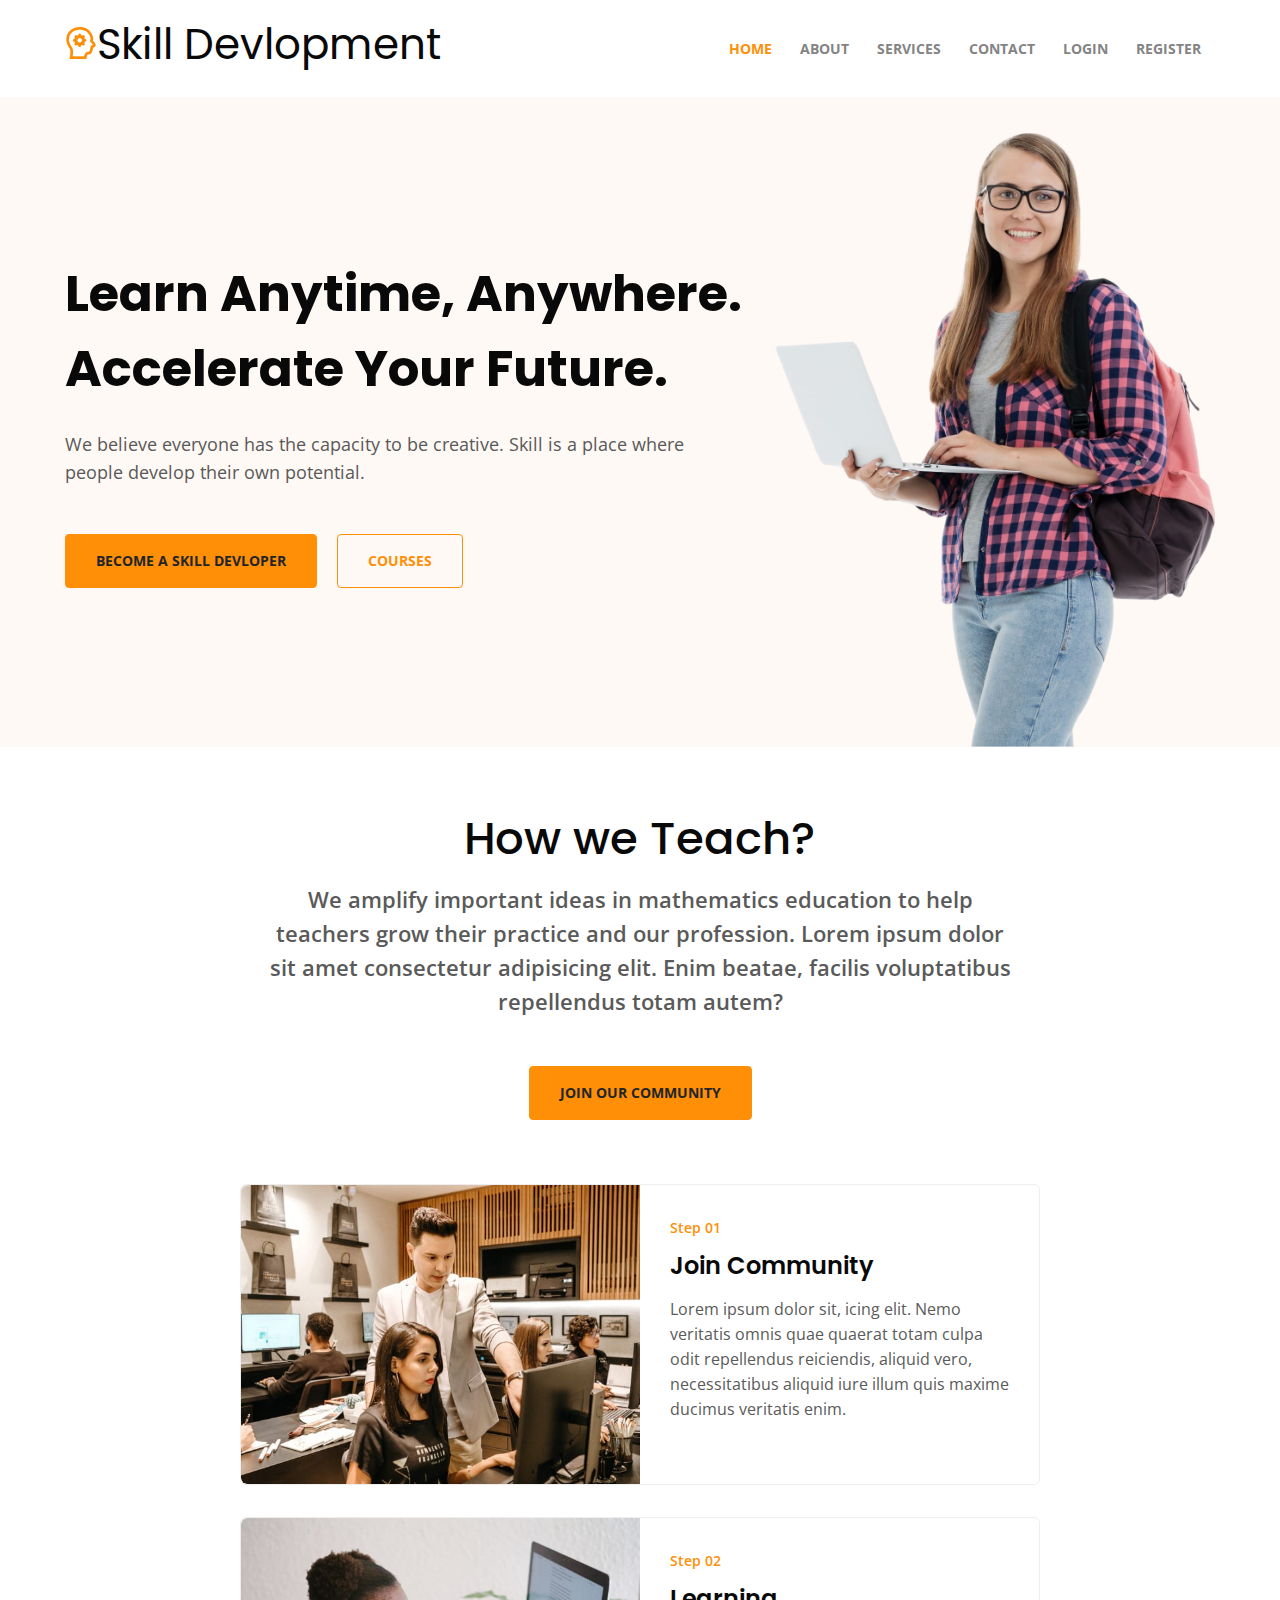
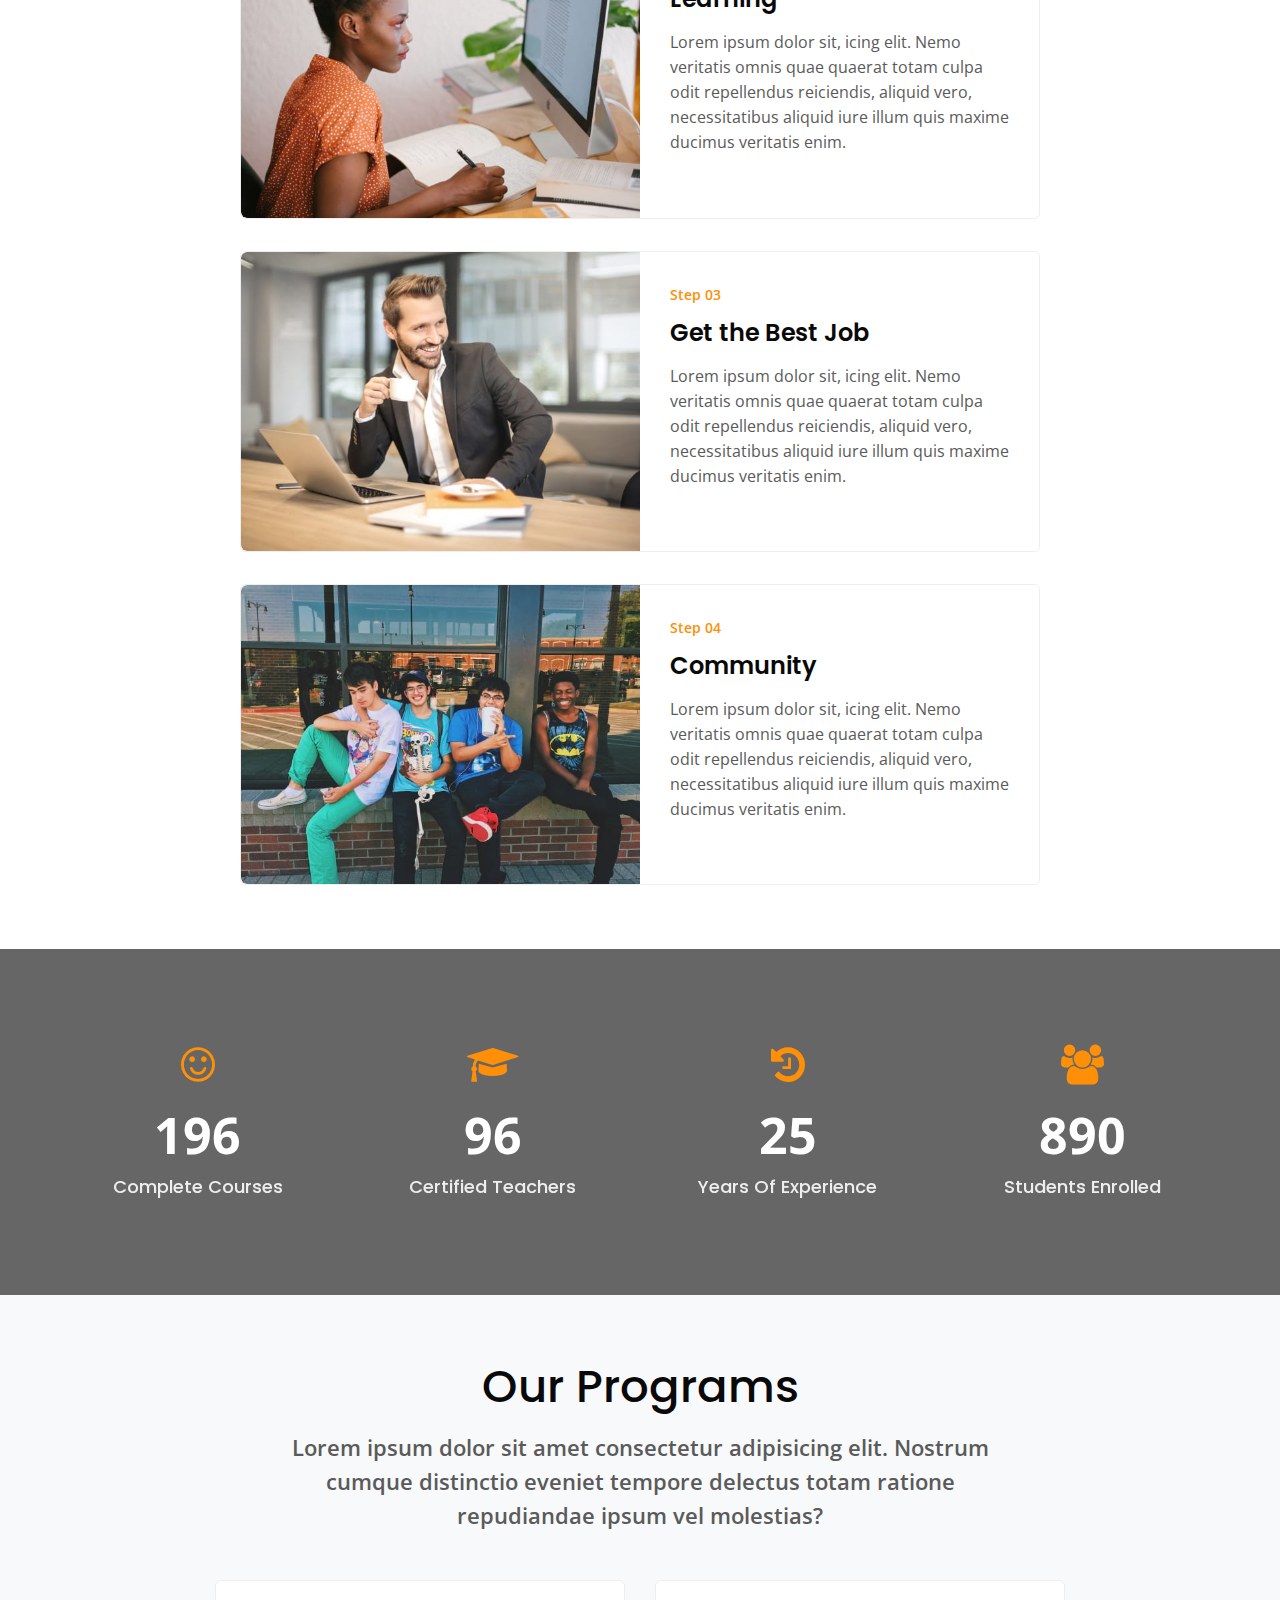
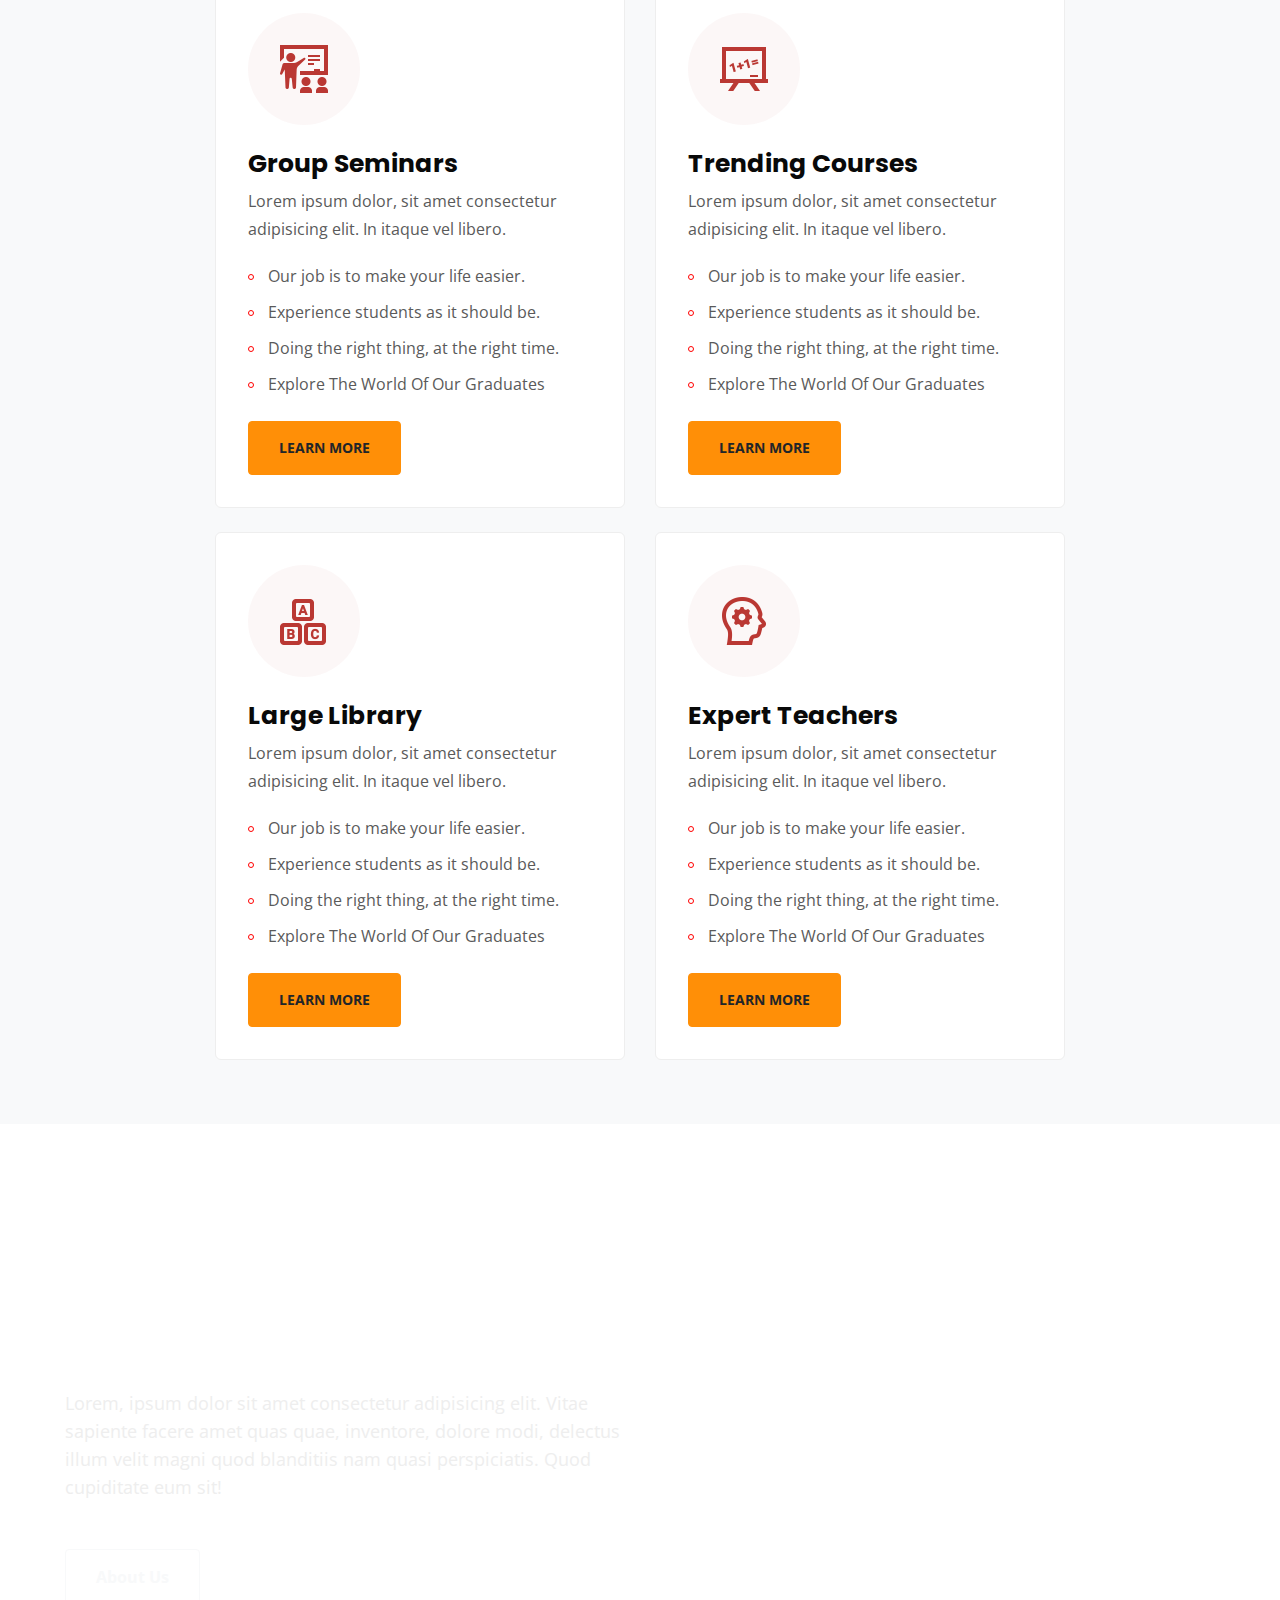
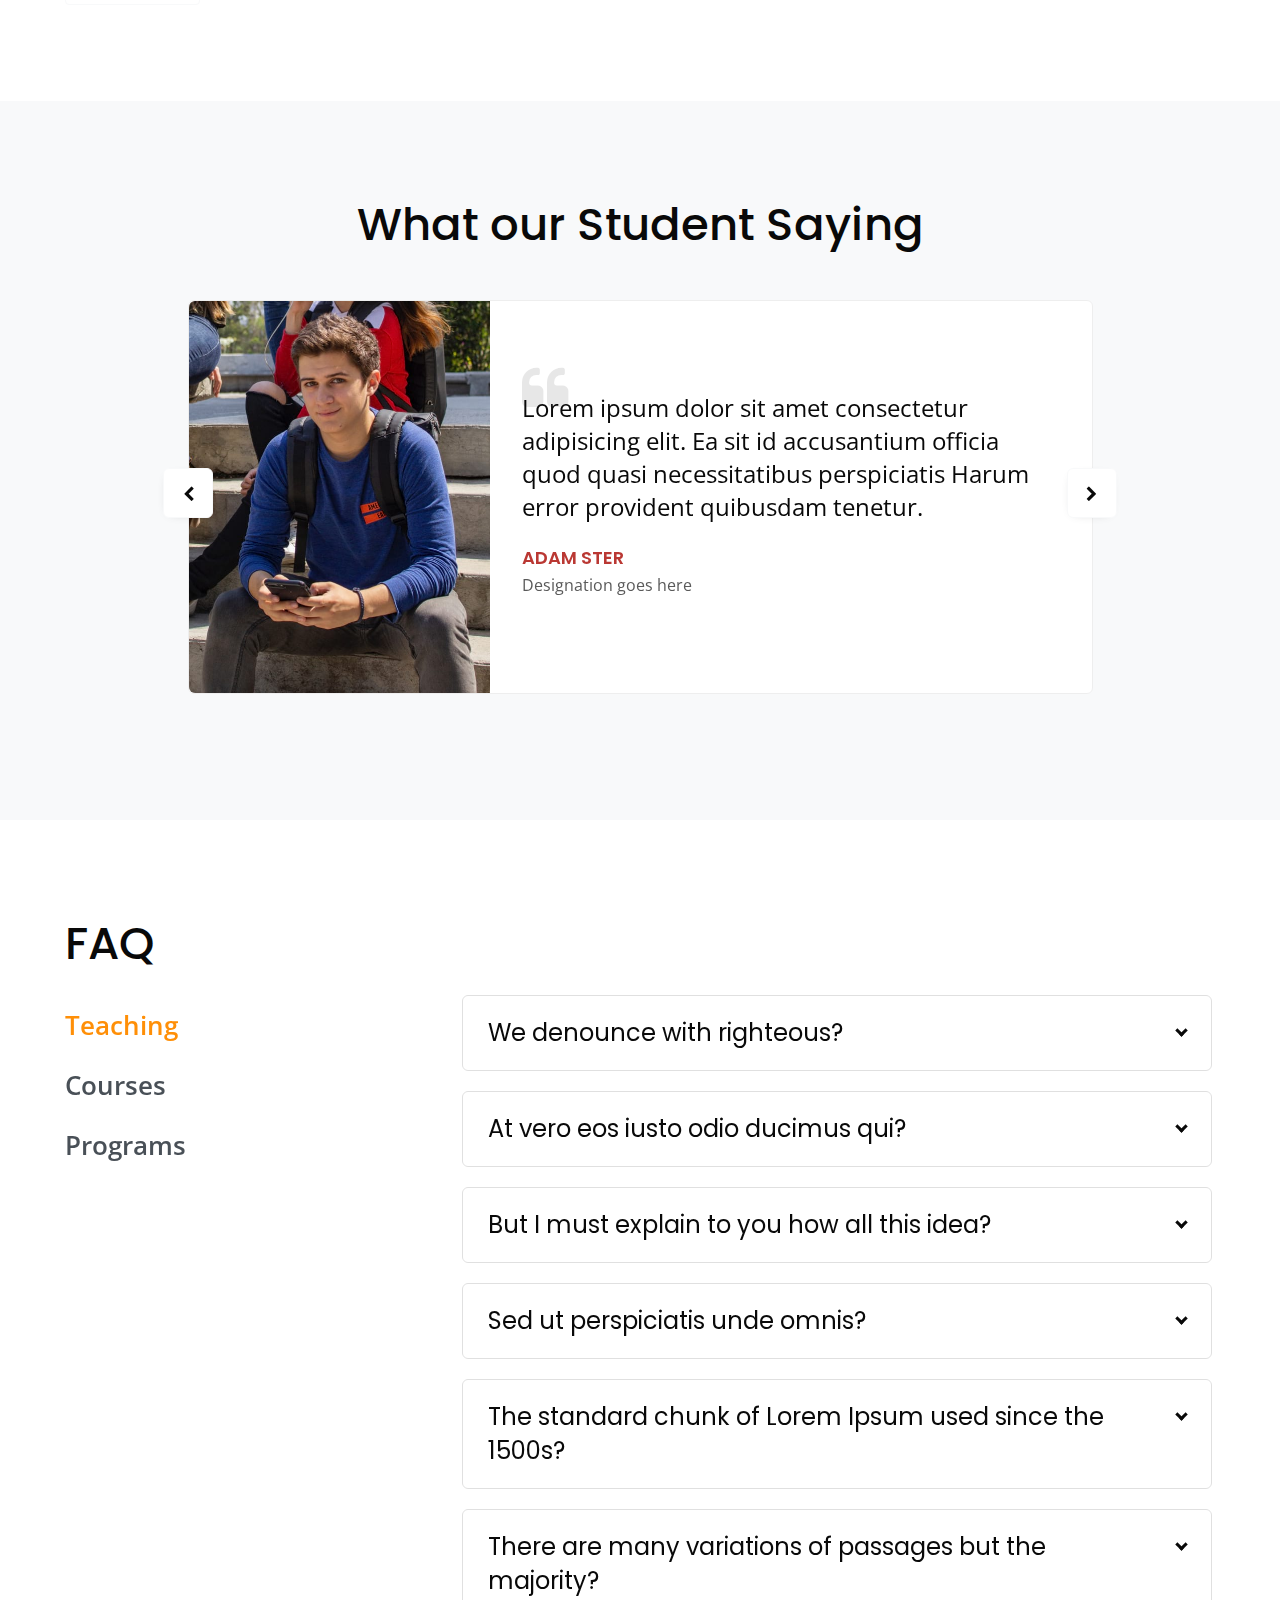
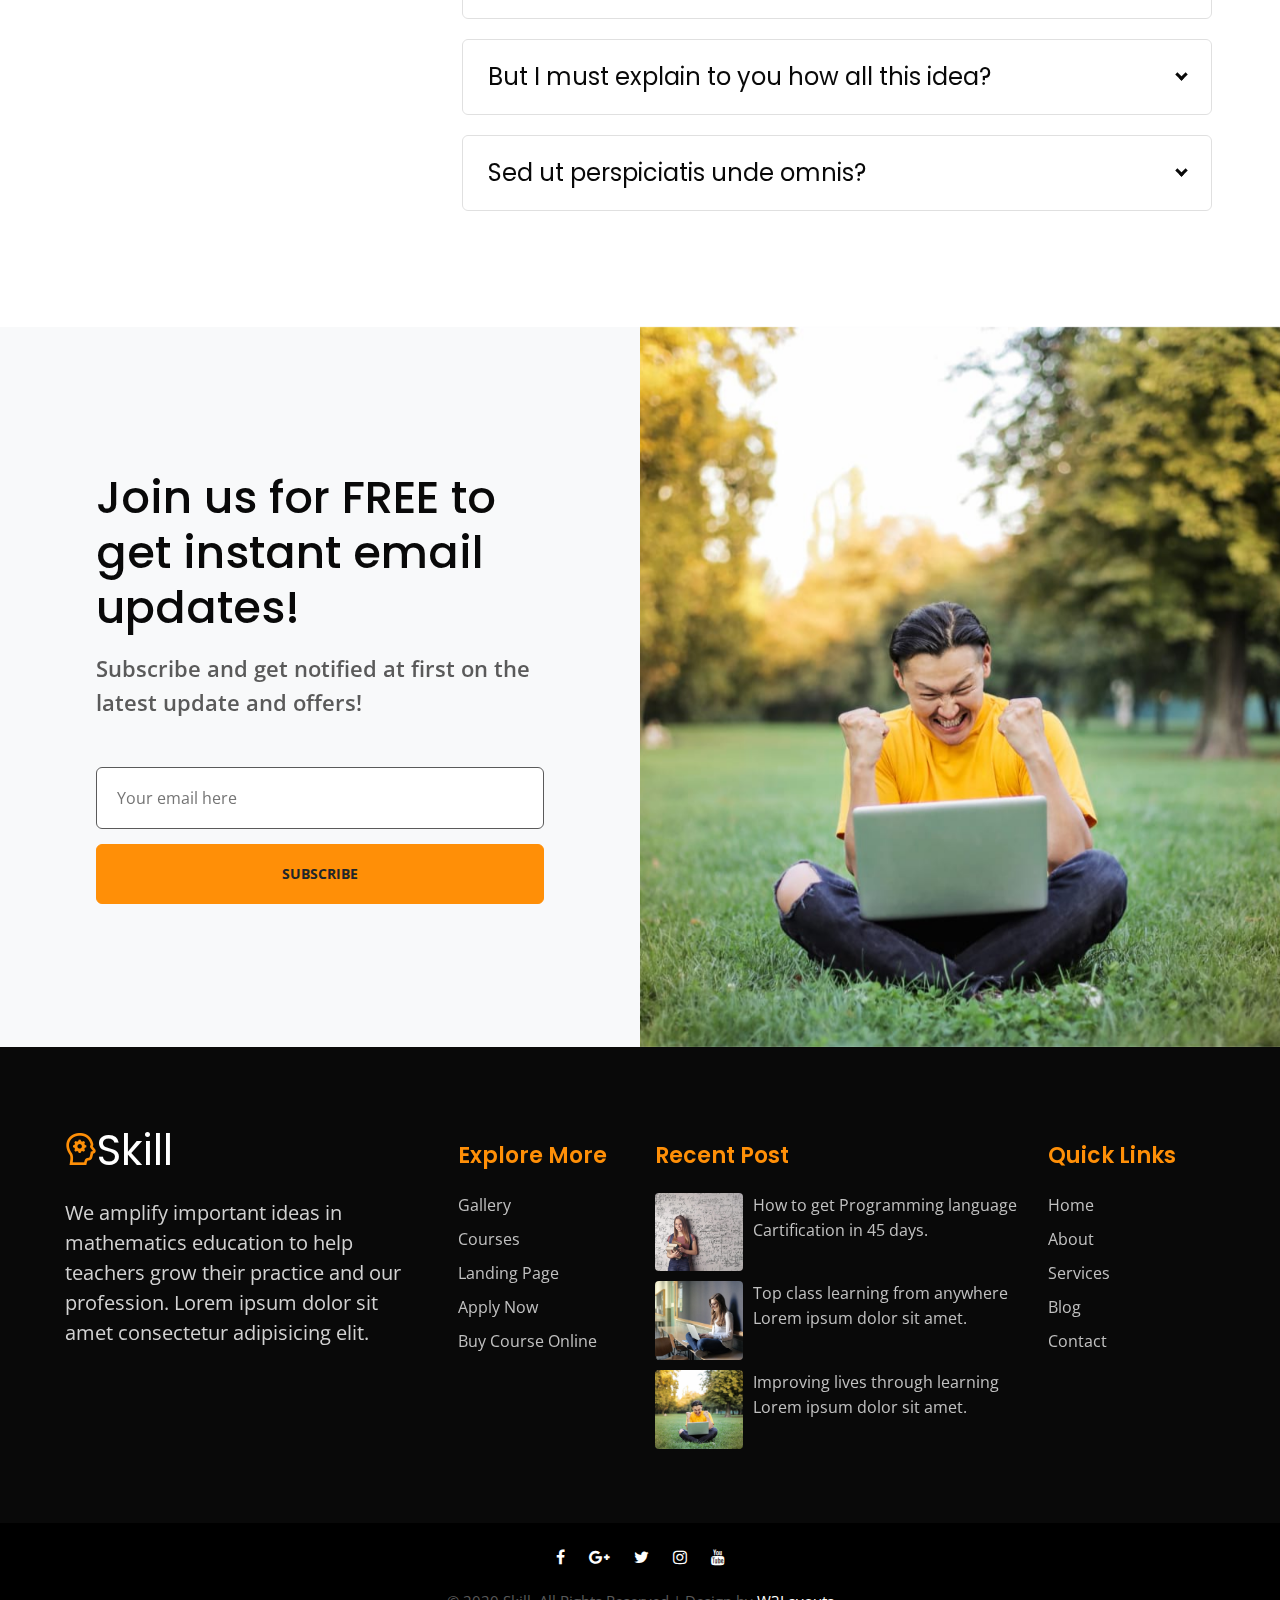
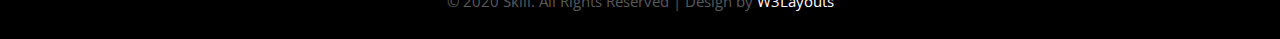
<file: index.html>
<!--
Author: W3layouts
Author URL: http://w3layouts.com
-->
<!doctype html>
<html lang="en">
  <head>
    <!-- Required meta tags -->
    <meta charset="utf-8">
    <meta name="viewport" content="width=device-width, initial-scale=1, shrink-to-fit=no">

    <title>Skill Devlopment</title>

    <!-- Google fonts -->
    <link href="//fonts.googleapis.com/css?family=Poppins:100,200,300,400,500,600,700,800,900&display=swap" rel="stylesheet">
    <link href="//fonts.googleapis.com/css?family=Open+Sans:300,400,600,700,800&display=swap" rel="stylesheet">

    <!-- Template CSS -->
    <link rel="stylesheet" href="assets/css/style-starter.css">
  </head>
  <body>
<!-- header -->
<header class="w3l-header">
	<div class="hero-header-11">
		<div class="hero-header-11-content">
			<div class="container">
				<nav class="navbar navbar-expand-lg navbar-light py-md-2 py-0 px-0">
					<a class="navbar-brand" href="index.html"><img src="assets/images/logo-icon.png" alt="" />Skill <label>Devlopment</label></a>
					<!-- if logo is image enable this   
				<a class="navbar-brand" href="#index.html">
						<img src="image-path" alt="Your logo" title="Your logo" style="height:35px;" />
				</a> -->
					<button class="navbar-toggler collapsed" type="button" data-toggle="collapse" data-target="#navbarSupportedContent"
						aria-controls="navbarSupportedContent" aria-expanded="false" aria-label="Toggle navigation">
						<span class="navbar-toggler-icon fa icon-expand fa-bars"></span>
						<span class="navbar-toggler-icon fa icon-close fa-times"></span>
					</button>

					<div class="collapse navbar-collapse" id="navbarSupportedContent">
						<ul class="navbar-nav ml-auto">
							<li class="nav-item active">
								<a class="nav-link" href="index.html">Home <span class="sr-only">(current)</span></a>
							</li>
							<li class="nav-item @@about-active">
								<a class="nav-link" href="about.html">About</a>
							</li>
							<li class="nav-item @@services-active">
								<a class="nav-link" href="services.html">Services</a>
							</li>
							<li class="nav-item @@contact-active">
								<a class="nav-link" href="contact.html">Contact</a>
							</li>
              <li class="nav-item @@contact-active">
								<a class="nav-link" href="login.html">Login</a>
                
							</li>
              <li class="nav-item @@register-active">
								<a class="nav-link" href="register.html">Register</a>
							</li>
						</ul>
					</div>
				</nav>
			</div>
		</div>
	</div>
</header>
<!-- //header -->
 <!--  Main banner section -->
 <section class="w3l-main-banner">
   <div class="companies20-content">
     <div class="companies-wrapper">
       <div class="container">
         <div class="banner-item">
           <div class="banner-view">
             <div class="banner-info">
               <h3 class="banner-text">
                 Learn Anytime, Anywhere.<br> Accelerate Your Future.
               </h3>
               <p class="my-4 mb-sm-5">We believe everyone has the capacity to be creative. Skill is a place where people develop their own potential.
               </p><br>
               <a href="#signup.html" class="btn btn-primary theme-button mr-3">Become a skill Devloper</a>
               <a href="#courses.html" class="btn btn-outline-primary theme-button">Courses</a>
             </div>
           </div>
         </div>
       </div>
     </div>
   </div>
 </section>
 <!--  //Main banner section -->
<section class="w3l-index5" id="about">
  <div class="new-block py-5">
    <div class="container py-lg-3">
      <div class="header-section text-center">
        <h3>How we Teach?</h3>
        <p class="mt-3 mb-5">We amplify important ideas in mathematics education to help teachers grow their practice and our profession.
          Lorem ipsum dolor sit amet consectetur adipisicing elit. Enim beatae, facilis voluptatibus repellendus totam autem?</p>
        <a href="#signup.html" class="btn btn-primary theme-button">Join our Community</a>
      </div>
      <div class="list-single-view mt-5">
        <div class="row">
          <div class="col-md-12 mt-3">
            <div class="grids5-info">
              <a href="#url" class="d-block zoom"><img src="assets/images/p1.jpg" alt="" class="img-fluid news-image" /></a>
              <div class="blog-info">
                <p class="date">Step 01</p>
                <h4>Join Community</h4>
                <p class="blog-text">Lorem ipsum dolor sit, icing elit. Nemo veritatis omnis quae quaerat totam culpa odit repellendus
                  reiciendis, aliquid vero, necessitatibus aliquid iure illum quis maxime ducimus veritatis enim.</p>
              </div>
            </div>
          </div>
        </div>
      </div>
      <div class="list-single-view mt-3">
        <div class="row">
          <div class="col-md-12 mt-3">
            <div class="grids5-info">
              <a href="#url" class="d-block zoom"><img src="assets/images/p2.jpg" alt="" class="img-fluid news-image" /></a>
              <div class="blog-info">
                <p class="date">Step 02</p>
                <h4>Learning</h4>
                <p class="blog-text">Lorem ipsum dolor sit, icing elit. Nemo veritatis omnis quae quaerat totam culpa odit repellendus
                  reiciendis, aliquid vero, necessitatibus aliquid iure illum quis maxime ducimus veritatis enim.</p>
              </div>
            </div>
          </div>
        </div>
      </div>
      <div class="list-single-view mt-3">
        <div class="row">
          <div class="col-md-12 mt-3">
            <div class="grids5-info">
              <a href="#url" class="d-block zoom"><img src="assets/images/p3.jpg" alt="" class="img-fluid news-image" /></a>
              <div class="blog-info">
                <p class="date">Step 03</p>
                <h4>Get the Best Job</h4>
                <p class="blog-text">Lorem ipsum dolor sit, icing elit. Nemo veritatis omnis quae quaerat totam culpa odit repellendus
                  reiciendis, aliquid vero, necessitatibus aliquid iure illum quis maxime ducimus veritatis enim.</p>
              </div>
            </div>
          </div>
        </div>
      </div>
      <div class="list-single-view mt-3">
        <div class="row">
          <div class="col-md-12 mt-3">
            <div class="grids5-info">
              <a href="#url" class="d-block zoom"><img src="assets/images/p4.jpg" alt="" class="img-fluid news-image" /></a>
              <div class="blog-info">
                <p class="date">Step 04</p>
                <h4>Community</h4>
                <p class="blog-text">Lorem ipsum dolor sit, icing elit. Nemo veritatis omnis quae quaerat totam culpa odit repellendus
                  reiciendis, aliquid vero, necessitatibus aliquid iure illum quis maxime ducimus veritatis enim.</p>
              </div>
            </div>
          </div>
        </div>
      </div>
    </div>
  </div>
</section>
<!-- stats -->
<section class="w3l-stats py-lg-5 py-4" id="stats">
  <div class="gallery-inner container py-md-5 py-4">
    <div class="row stats-con text-white">
      <div class="col-md-3 col-6 stats_info counter_grid">
        <span class="fa fa-smile-o"></span>
        <p class="counter">196</p>
        <h4>Complete Courses</h4>
      </div>
      <div class="col-md-3 col-6 stats_info counter_grid1">
        <span class="fa fa-graduation-cap"></span>
        <p class="counter">96</p>
        <h4>Certified Teachers</h4>
      </div>
      <div class="col-md-3 col-6 stats_info counter_grid mt-md-0 mt-5">
        <span class="fa fa-history"></span>
        <p class="counter">25</p>
        <h4>Years of Experience</h4>
      </div>
      <div class="col-md-3 col-6 stats_info counter_grid2 mt-md-0 mt-5">
        <span class="fa fa-users"></span>
        <p class="counter">890</p>
        <h4>Students Enrolled</h4>
      </div>
    </div>
  </div>
</section>
<!-- //stats -->
<section class="w3l-index-block4">
  <div class="feature-16-main py-5">
    <div class="container py-lg-3">
      <div class="header-section text-center">
        <h3>Our Programs</h3>
        <p class="mt-3 mb-5">Lorem ipsum dolor sit amet consectetur adipisicing elit. Nostrum cumque distinctio eveniet tempore delectus
          totam ratione repudiandae ipsum vel molestias?</p>
      </div>
      <div class="features-grids">
        <div class="row">
          <div class="col-md-6">
            <div class="feature-16-gd">
              <div class="icon">
                <img src="assets/images/seminors.png" class="img-fluid" alt="" />
              </div>
              <div class="feature-16-gd-info">
                <h4 class="mt-4 mb-2">Group Seminars</h4>
                <p>Lorem ipsum dolor, sit amet consectetur adipisicing elit. In itaque vel libero.</p>
                <ul>
                  <li>Our job is to make your life easier.</li>
                  <li>Experience students as it should be.</li>
                  <li>Doing the right thing,
                    at the right time.</li>
                  <li>Explore The World Of Our Graduates</li>
                </ul>
                <a href="services.html" class="btn btn-primary theme-button mt-4">Learn more</a>
              </div>
            </div>
          </div>
          <div class="col-md-6 mt-md-0 mt-4">
            <div class="feature-16-gd">
              <div class="icon">
                <img src="assets/images/course.png" class="img-fluid" alt="" />
              </div>
              <div class="feature-16-gd-info">
                <h4 class="mt-4 mb-2">Trending Courses</h4>
                <p>Lorem ipsum dolor, sit amet consectetur adipisicing elit. In itaque vel libero.</p>
                <ul>
                  <li>Our job is to make your life easier.</li>
                  <li>Experience students as it should be.</li>
                  <li>Doing the right thing,
                    at the right time.</li>
                  <li>Explore The World Of Our Graduates</li>
                </ul>
                <a href="services.html" class="btn btn-primary theme-button mt-4">Learn more</a>
              </div>
            </div>
          </div>
          <div class="col-md-6 mt-4">
            <div class="feature-16-gd">
              <div class="icon">
                <img src="assets/images/library.png" class="img-fluid" alt="" />
              </div>
              <div class="feature-16-gd-info">
                <h4 class="mt-4 mb-2">Large Library</h4>
                <p>Lorem ipsum dolor, sit amet consectetur adipisicing elit. In itaque vel libero.</p>
                <ul>
                  <li>Our job is to make your life easier.</li>
                  <li>Experience students as it should be.</li>
                  <li>Doing the right thing,
                    at the right time.</li>
                  <li>Explore The World Of Our Graduates</li>
                </ul>
                <a href="services.html" class="btn btn-primary theme-button mt-4">Learn more</a>
              </div>
            </div>
          </div>
          <div class="col-md-6 mt-4">
            <div class="feature-16-gd">
              <div class="icon">
                <img src="assets/images/teacher.png" class="img-fluid" alt="" />
              </div>
              <div class="feature-16-gd-info">
                <h4 class="mt-4 mb-2">Expert Teachers</h4>
                <p>Lorem ipsum dolor, sit amet consectetur adipisicing elit. In itaque vel libero.</p>
                <ul>
                  <li>Our job is to make your life easier.</li>
                  <li>Experience students as it should be.</li>
                  <li>Doing the right thing,
                    at the right time.</li>
                  <li>Explore The World Of Our Graduates</li>
                </ul>
                <a href="services.html" class="btn btn-primary theme-button mt-4">Learn more</a>
              </div>
            </div>
          </div>
        </div>
      </div>
    </div>
  </div>
</section> 
<!-- //subscribe -->
<section class="w3l-get-started">
  <div class="new-block top-bottom">
    <div class="container">
      <div class="middle-section">
        <div class="section-width">
          <h2>Start your Business today with this professional template.</h2>
        </div>
        <div class="link-list-menu">
            <p class="mb-5">Lorem, ipsum dolor sit amet consectetur adipisicing elit. Vitae sapiente facere amet quas quae, inventore, dolore modi, delectus illum velit magni quod blanditiis nam quasi perspiciatis. Quod cupiditate eum sit!</p>
            <a href="about.html" class="btn btn-outline-light btn-more">About Us</a>
        </div>
      </div>
    </div>
  </div>
  </section>
<section class="w3l-testimonials" id="testimonials">
  <div class="testimonials py-5">
    <div class="container py-lg-5">
      <div class="header-section text-center">
        <h3>What our Student Saying</h3>
      </div>
      <div class="row mt-4">
        <div class="col-md-10 mx-auto">
          <div class="owl-one owl-carousel owl-theme">
            <div class="item">
              <div class="slider-info mt-lg-4 mt-3">
                <div class="img-circle">
                  <img src="assets/images/student1.jpg" class="img-fluid testimonial-img" alt="client image">
                </div>
                <div class="message">
                  <span class="fa fa-quote-left" aria-hidden="true"></span>
                  <p>Lorem ipsum dolor sit amet consectetur adipisicing elit. Ea sit id accusantium
                    officia quod quasi necessitatibus perspiciatis Harum error provident
                    quibusdam tenetur.</p>
                  <div class="name mt-4">
                    <h4>Adam Ster</h4>
                    <p>Designation goes here</p>
                  </div>
                </div>
              </div>
            </div>
            <div class="item">
              <div class="slider-info mt-lg-4 mt-3">
                <div class="img-circle">
                  <img src="assets/images/student2.jpg" class="img-fluid testimonial-img" alt="client image">
                </div>
                <div class="message">
                  <span class="fa fa-quote-left" aria-hidden="true"></span>
                  <p>Lorem ipsum dolor sit amet consectetur adipisicing elit. Ea sit id accusantium
                    officia quod quasi necessitatibus perspiciatis Harum error provident
                    quibusdam tenetur.</p>
                  <div class="name mt-4">
                    <h4>Dennis Jack</h4>
                    <p>Designation goes here</p>
                  </div>
                </div>
            </div>
            </div>
            <div class="item">
              <div class="slider-info mt-lg-4 mt-3">
                <div class="img-circle">
                  <img src="assets/images/student3.jpg" class="img-fluid testimonial-img" alt="client image">
                </div>
                <div class="message">
                  <span class="fa fa-quote-left" aria-hidden="true"></span>
                  <p>Lorem ipsum dolor sit amet consectetur adipisicing elit. Ea sit id accusantium
                    officia quod quasi necessitatibus perspiciatis Harum error provident
                    quibusdam tenetur.</p>
                  <div class="name mt-4">
                    <h4>Camillae</h4>
                    <p>Designation goes here</p>
                  </div>
                </div>
              </div>
            </div>
            <div class="item">
              <div class="slider-info mt-lg-4 mt-3">
                <div class="img-circle">
                  <img src="assets/images/student4.jpg" class="img-fluid testimonial-img" alt="client image">
                </div>
                <div class="message">
                  <span class="fa fa-quote-left" aria-hidden="true"></span>
                  <p>Lorem ipsum dolor sit amet consectetur adipisicing elit. Ea sit id accusantium
                    officia quod quasi necessitatibus perspiciatis Harum error provident
                    quibusdam tenetur.</p>
                  <div class="name mt-4">
                    <h4>Charlotte</h4>
                    <p>Designation goes here</p>
                  </div>
                </div>
              </div>
            </div>
          </div>
        </div>
      </div>
    </div>
  </div>
</section>
<div class="w3l-faq-block py-5">
  <div class="container py-lg-5">
    <div class="header-section mb-4">
      <h3>FAQ</h3>
    </div>
    <div class="row">
      <div class="col-md-4">
        <div class="list-group" id="list-tab" role="tablist">
          <a class="list-group-item list-group-item-action active" id="list-home-list" data-toggle="list" href="#list-home" role="tab"
            aria-controls="home">Teaching</a>
          <a class="list-group-item list-group-item-action" id="list-profile-list" data-toggle="list" href="#list-profile" role="tab"
            aria-controls="profile">Courses</a>
          <a class="list-group-item list-group-item-action" id="list-messages-list" data-toggle="list" href="#list-messages" role="tab"
            aria-controls="messages">Programs</a>
        </div>
      </div>
      <div class="col-md-8 mt-md-0 mt-5">
        <div class="tab-content" id="nav-tabContent">
          <div class="tab-pane fade show active" id="list-home" role="tabpanel" aria-labelledby="list-home-list">
            <section class="w3l-faq" id="faq">
              <div class="faq-page">
                <ul>
                  <li>
                    <input type="checkbox" checked>
                    <i></i>
                    <h2>We denounce with righteous?</h2>
                    <p>Lorem ipsum dolor, sit amet consectetur adipisicing elit. Voluptates amet earum velit nobis aliquam
                      laboriosam nihil debitis facere voluptatibus consectetur quae quasi fuga, ad corrupti libero omnis sapiente
                      non assumenda excepturi aperiam iste minima autem.</p>
                  </li>
                  <li>
                    <input type="checkbox" checked>
                    <i></i>
                    <h2>At vero eos iusto odio ducimus qui?</h2>
                    <p>Lorem ipsum dolor, sit amet consectetur adipisicing elit. Voluptates amet earum velit nobis aliquam
                      laboriosam nihil quasi fuga, ad corrupti libero omnis sapiente
                      non assumenda excepturi aperiam animi vitae eos nisi laudantium. Tempore reiciendis ipsam culpa, qui
                      voluptates eveniet, incidunt officiis eaque iste minima autem.</p>
                  </li>
                  <li>
                    <input type="checkbox" checked>
                    <i></i>
                    <h2>But I must explain to you how all this idea?</h2>
                    <p>Lorem ipsum dolor, sit amet consectetur adipisicing elit. Voluptates amet earum velit nobis aliquam
                      laboriosam nihil debitis autem.</p>
                  </li>
                  <li>
                    <input type="checkbox" checked>
                    <i></i>
                    <h2>Sed ut perspiciatis unde omnis?</h2>
                    <p>Sit amet consectetur adipisicing elit. Voluptates amet earum velit nobis aliquam
                      laboriosam nihil debitis animi vitae eos nisi laudantium. Tempore reiciendis ipsam culpa, qui
                      voluptates eveniet, incidunt officiis eaque iste minima autem.</p>
                  </li>
                  <li>
                    <input type="checkbox" checked>
                    <i></i>
                    <h2>The standard chunk of Lorem Ipsum used since the 1500s?</h2>
                    <p>Consectetur quae quasi fuga, ad corrupti libero omnis sapiente
                      non assumenda excepturi aperiam animi vitae eos nisi laudantium. Tempore reiciendis ipsam culpa, qui
                      voluptates eveniet, incidunt officiis eaque iste minima autem.</p>
                  </li>
                  <li>
                    <input type="checkbox" checked>
                    <i></i>
                    <h2>There are many variations of passages but the majority?</h2>
                    <p>Voluptates amet earum velit nobis aliquam
                      laboriosam nihil debitis facere voluptatibus consectetur quae quasi fuga, ad corrupti libero omnis sapiente
                      non assumenda, incidunt officiis eaque iste minima autem.</p>
                  </li>
                  <li>
                    <input type="checkbox" checked>
                    <i></i>
                    <h2>But I must explain to you how all this idea?</h2>
                    <p>Lorem ipsum dolor, sit amet consectetur adipisicing elit. Voluptates amet earum velit nobis aliquam
                      laboriosam nihil debitis autem.</p>
                  </li>
                  <li>
                    <input type="checkbox" checked>
                    <i></i>
                    <h2>Sed ut perspiciatis unde omnis?</h2>
                    <p>Sit amet consectetur adipisicing elit. Voluptates amet earum velit nobis aliquam
                      laboriosam nihil debitis animi vitae eos nisi laudantium. Tempore reiciendis ipsam culpa, qui
                      voluptates eveniet, incidunt officiis eaque iste minima autem.</p>
                  </li>
                </ul>
              </div>
            </section>
          </div>
          <div class="tab-pane fade" id="list-profile" role="tabpanel" aria-labelledby="list-profile-list">
            <section class="w3l-faq" id="faq">
              <div class="faq-page">
                <ul>
                  <li>
                    <input type="checkbox" checked>
                    <i></i>
                    <h2>But I must explain to you how all this idea?</h2>
                    <p>Lorem ipsum dolor, sit amet consectetur adipisicing elit. Voluptates amet earum velit nobis aliquam
                      laboriosam nihil debitis autem.</p>
                  </li>
                  <li>
                    <input type="checkbox" checked>
                    <i></i>
                    <h2>At vero eos iusto odio ducimus qui?</h2>
                    <p>Lorem ipsum dolor, sit amet consectetur adipisicing elit. Voluptates amet earum velit nobis aliquam
                      laboriosam nihil quasi fuga, ad corrupti libero omnis sapiente
                      non assumenda excepturi aperiam animi vitae eos nisi laudantium. Tempore reiciendis ipsam culpa, qui
                      voluptates eveniet, incidunt officiis eaque iste minima autem.</p>
                  </li>
                  <li>
                    <input type="checkbox" checked>
                    <i></i>
                    <h2>Sed ut perspiciatis unde omnis?</h2>
                    <p>Sit amet consectetur adipisicing elit. Voluptates amet earum velit nobis aliquam
                      laboriosam nihil debitis animi vitae eos nisi laudantium. Tempore reiciendis ipsam culpa, qui
                      voluptates eveniet, incidunt officiis eaque iste minima autem.</p>
                  </li>
                  <li>
                    <input type="checkbox" checked>
                    <i></i>
                    <h2>The standard chunk of Lorem Ipsum used since the 1500s?</h2>
                    <p>Consectetur quae quasi fuga, ad corrupti libero omnis sapiente
                      non assumenda excepturi aperiam animi vitae eos nisi laudantium. Tempore reiciendis ipsam culpa, qui
                      voluptates eveniet, incidunt officiis eaque iste minima autem.</p>
                  </li>
                  <li>
                    <input type="checkbox" checked>
                    <i></i>
                    <h2>We denounce with righteous?</h2>
                    <p>Lorem ipsum dolor, sit amet consectetur adipisicing elit. Voluptates amet earum velit nobis aliquam
                      laboriosam nihil debitis facere voluptatibus consectetur quae quasi fuga, ad corrupti libero omnis sapiente
                      non assumenda excepturi aperiam iste minima autem.</p>
                  </li>
                  <li>
                    <input type="checkbox" checked>
                    <i></i>
                    <h2>But I must explain to you how all this idea?</h2>
                    <p>Lorem ipsum dolor, sit amet consectetur adipisicing elit. Voluptates amet earum velit nobis aliquam
                      laboriosam nihil debitis autem.</p>
                  </li>
                  <li>
                    <input type="checkbox" checked>
                    <i></i>
                    <h2>At vero eos iusto odio ducimus qui?</h2>
                    <p>Lorem ipsum dolor, sit amet consectetur adipisicing elit. Voluptates amet earum velit nobis aliquam
                      laboriosam nihil quasi fuga, ad corrupti libero omnis sapiente
                      non assumenda excepturi aperiam animi vitae eos nisi laudantium. Tempore reiciendis ipsam culpa, qui
                      voluptates eveniet, incidunt officiis eaque iste minima autem.</p>
                  </li>
                  <li>
                    <input type="checkbox" checked>
                    <i></i>
                    <h2>There are many variations of passages but the majority?</h2>
                    <p>Voluptates amet earum velit nobis aliquam
                      laboriosam nihil debitis facere voluptatibus consectetur quae quasi fuga, ad corrupti libero omnis sapiente
                      non assumenda, incidunt officiis eaque iste minima autem.</p>
                  </li>
                </ul>
              </div>
            </section>
          </div>
          <div class="tab-pane fade" id="list-messages" role="tabpanel" aria-labelledby="list-messages-list">
            <section class="w3l-faq" id="faq">
              <div class="faq-page">
                <ul>
                  <li>
                    <input type="checkbox" checked>
                    <i></i>
                    <h2>We denounce with righteous?</h2>
                    <p>Lorem ipsum dolor, sit amet consectetur adipisicing elit. Voluptates amet earum velit nobis aliquam
                      laboriosam nihil debitis facere voluptatibus consectetur quae quasi fuga, ad corrupti libero omnis sapiente
                      non assumenda excepturi aperiam iste minima autem.</p>
                  </li>
                  <li>
                    <input type="checkbox" checked>
                    <i></i>
                    <h2>At vero eos iusto odio ducimus qui?</h2>
                    <p>Lorem ipsum dolor, sit amet consectetur adipisicing elit. Voluptates amet earum velit nobis aliquam
                      laboriosam nihil quasi fuga, ad corrupti libero omnis sapiente
                      non assumenda excepturi aperiam animi vitae eos nisi laudantium. Tempore reiciendis ipsam culpa, qui
                      voluptates eveniet, incidunt officiis eaque iste minima autem.</p>
                  </li>
                  <li>
                    <input type="checkbox" checked>
                    <i></i>
                    <h2>But I must explain to you how all this idea?</h2>
                    <p>Lorem ipsum dolor, sit amet consectetur adipisicing elit. Voluptates amet earum velit nobis aliquam
                      laboriosam nihil debitis autem.</p>
                  </li>
                  <li>
                    <input type="checkbox" checked>
                    <i></i>
                    <h2>Sed ut perspiciatis unde omnis?</h2>
                    <p>Sit amet consectetur adipisicing elit. Voluptates amet earum velit nobis aliquam
                      laboriosam nihil debitis animi vitae eos nisi laudantium. Tempore reiciendis ipsam culpa, qui
                      voluptates eveniet, incidunt officiis eaque iste minima autem.</p>
                  </li>
                  <li>
                    <input type="checkbox" checked>
                    <i></i>
                    <h2>The standard chunk of Lorem Ipsum used since the 1500s?</h2>
                    <p>Consectetur quae quasi fuga, ad corrupti libero omnis sapiente
                      non assumenda excepturi aperiam animi vitae eos nisi laudantium. Tempore reiciendis ipsam culpa, qui
                      voluptates eveniet, incidunt officiis eaque iste minima autem.</p>
                  </li>
                  <li>
                    <input type="checkbox" checked>
                    <i></i>
                    <h2>There are many variations of passages but the majority?</h2>
                    <p>Voluptates amet earum velit nobis aliquam
                      laboriosam nihil debitis facere voluptatibus consectetur quae quasi fuga, ad corrupti libero omnis sapiente
                      non assumenda, incidunt officiis eaque iste minima autem.</p>
                  </li>
                  <li>
                    <input type="checkbox" checked>
                    <i></i>
                    <h2>But I must explain to you how all this idea?</h2>
                    <p>Lorem ipsum dolor, sit amet consectetur adipisicing elit. Voluptates amet earum velit nobis aliquam
                      laboriosam nihil debitis autem.</p>
                  </li>
                  <li>
                    <input type="checkbox" checked>
                    <i></i>
                    <h2>perspiciatis unde omnis?</h2>
                    <p>Sit amet consectetur adipisicing elit. Voluptates amet earum velit nobis aliquam
                      laboriosam nihil debitis animi vitae eos nisi laudantium. Tempore reiciendis ipsam culpa, qui
                      voluptates eveniet, incidunt officiis eaque iste minima autem.</p>
                  </li>
                </ul>
              </div>
            </section>
          </div>
        </div>
      </div>
    </div>
  </div>

</div>
<section class="w3l-subscribe">
  <div class="subscription-infhny">
    <div class="container-fluid">
      <div class="subscription-grids row">
        <div class="subscription-right form-right-inf col-lg-6 p-md-5 p-4">
          <div class="px-lg-5 py-md-0 py-3">
            <div class="header-section">
              <h3>Join us for FREE to get instant <span>email updates!</span></h3>
              <p class="mt-3">Subscribe and get notified at first on the latest update and offers!</p>
            </div>
            <form action="#" method="post" class="signin-form mt-lg-5 mt-4">
              <div class="forms-gds">
                <div class="form-input">
                  <input type="email" name="" placeholder="Your email here" required="">
                </div>
                <div class="form-input"><button class="btn btn-primary theme-button">Subscribe</button></div>
              </div>
            </form>
          </div>
        </div>
        <div class="subscription-left forms-25-info col-lg-6 ">

        </div>
      </div>
    </div>
</section>
   <!-- footer -->
   <footer class="w3l-footer-29-main" id="footer">
     <div class="footer-29 py-5">
       <div class="container pb-lg-3">
         <div class="row footer-top-29">
           <div class="col-lg-4 col-md-6 footer-list-29 footer-1 mt-md-4">
             <a class="footer-logo mb-md-3 mb-2" href="#url"><img src="assets/images/logo-icon.png" alt="" />Skill</a>
             <p>We amplify important ideas in mathematics education to help teachers grow their practice and our profession. Lorem ipsum dolor sit
               amet consectetur adipisicing elit.</p>
           </div>
           <div class="col-lg-2 col-md-6 footer-list-29 footer-2 mt-5">
            <h6 class="footer-title-29">Explore More</h6>
             <ul>
               <li><a href="#gallery.html">Gallery</a></li>
               <li><a href="#courses.html">Courses</a></li>
               <li><a href="#landing-single.html">Landing Page</a></li>
               <li><a href="#signup.html">Apply Now</a></li>
               <li><a href="contact.html">Buy Course Online</a></li>
             </ul>
           </div>
           <div class="col-lg-4 col-md-6 footer-list-29 footer-3 mt-5">
             <div class="properties">
               <h6 class="footer-title-29">Recent Post</h6>
               <a class="d-grid twitter-feed" href="#blog-single.html">
                 <img src="assets/images/g1.jpg" class="img-fluid rounded" alt="">
                 <p>How to get Programming language Cartification in 45 days.</p>
               </a>
               <a class="d-grid twitter-feed" href="#blog-single.html">
                 <img src="assets/images/g2.jpg" class="img-fluid rounded" alt="">
                 <p>Top class learning from anywhere Lorem ipsum dolor sit amet.</p>
               </a>
               <a class="d-grid twitter-feed" href="#blog-single.html">
                 <img src="assets/images/g3.jpg" class="img-fluid rounded" alt="">
                 <p>Improving lives through learning Lorem ipsum dolor sit amet.</p>
               </a>
             </div>
           </div>
           <div class="col-lg-2 col-md-6 footer-list-29 footer-4 mt-5">
            <h6 class="footer-title-29">Quick Links</h6>
             <ul>
               <li><a href="index.html">Home</a></li>
               <li><a href="about.html">About</a></li>
               <li><a href="services.html">Services</a></li>
               <li><a href="#blog.html"> Blog</a></li>
               <li><a href="contact.html">Contact</a></li>
             </ul>
           </div>
         </div>
       </div>
     </div>
     <div id="footers14-block" class="py-3">
       <div class="container">
         <div class="footers14-bottom text-center">
           <div class="social">
             <a href="#facebook" class="facebook"><span class="fa fa-facebook" aria-hidden="true"></span></a>
             <a href="#google" class="google"><span class="fa fa-google-plus" aria-hidden="true"></span></a>
             <a href="#twitter" class="twitter"><span class="fa fa-twitter" aria-hidden="true"></span></a>
             <a href="#instagram" class="instagram"><span class="fa fa-instagram" aria-hidden="true"></span></a>
             <a href="#youtube" class="youtube"><span class="fa fa-youtube" aria-hidden="true"></span></a>
           </div>
           <div class="copyright mt-1">
             <p>&copy; 2020 Skill. All Rights Reserved | Design by <a href="https://w3layouts.com/">W3Layouts</a></p>
           </div>
         </div>
       </div>
     </div>

     <!-- move top -->
     <button onclick="topFunction()" id="movetop" title="Go to top">
       <span class="fa fa-angle-up" aria-hidden="true"></span>
     </button>
     <script>
       // When the user scrolls down 20px from the top of the document, show the button
       window.onscroll = function () {
         scrollFunction()
       };

       function scrollFunction() {
         if (document.body.scrollTop > 20 || document.documentElement.scrollTop > 20) {
           document.getElementById("movetop").style.display = "block";
         } else {
           document.getElementById("movetop").style.display = "none";
         }
       }

       // When the user clicks on the button, scroll to the top of the document
       function topFunction() {
         document.body.scrollTop = 0;
         document.documentElement.scrollTop = 0;
       }
     </script>
     <!-- /move top -->

   </footer>
   <!-- Footer -->

   <!-- jQuery and Bootstrap JS -->
   <script src="assets/js/jquery-3.3.1.min.js"></script>
   <script src="assets/js/bootstrap.min.js"></script>

   <!-- Template JavaScript -->

   <!-- stats number counter-->
   <script src="assets/js/jquery.waypoints.min.js"></script>
   <script src="assets/js/jquery.countup.js"></script>
   <script>
     $('.counter').countUp();
   </script>
   <!-- //stats number counter -->


   <!-- testimonials owlcarousel -->
   <script src="assets/js/owl.carousel.js"></script>

   <!-- script for owlcarousel -->
   <script>
     $(document).ready(function () {
       $('.owl-one').owlCarousel({
         loop: true,
         margin: 0,
         nav: false,
         responsiveClass: true,
         autoplay: false,
         autoplayTimeout: 5000,
         autoplaySpeed: 1000,
         autoplayHoverPause: false,
         responsive: {
           0: {
             items: 1,
             nav: false
           },
           480: {
             items: 1,
             nav: false
           },
           667: {
             items: 1,
             nav: false
           },
           1000: {
             items: 1,
             nav: false
           }
         }
       })
     })
   </script>
   <!-- //script for owlcarousel -->
   <!-- //testimonials owlcarousel -->

   <!-- script for courses -->
   <script>
     $(document).ready(function () {
       $('.owl-two').owlCarousel({
         loop: true,
         margin: 30,
         nav: false,
         responsiveClass: true,
         autoplay: false,
         autoplayTimeout: 5000,
         autoplaySpeed: 1000,
         autoplayHoverPause: false,
         responsive: {
           0: {
             items: 1,
             nav: false
           },
           480: {
             items: 1,
             nav: false
           },
           667: {
             items: 2,
             nav: false
           },
           1000: {
             items: 3,
             nav: false
           }
         }
       })
     })
   </script>
   <!-- //script for courses -->

   <!-- disable body scroll which navbar is in active -->
   <script>
     $(function () {
       $('.navbar-toggler').click(function () {
         $('body').toggleClass('noscroll');
       })
     });
   </script>
   <!-- disable body scroll which navbar is in active -->

   </body>

   </html>
</file>
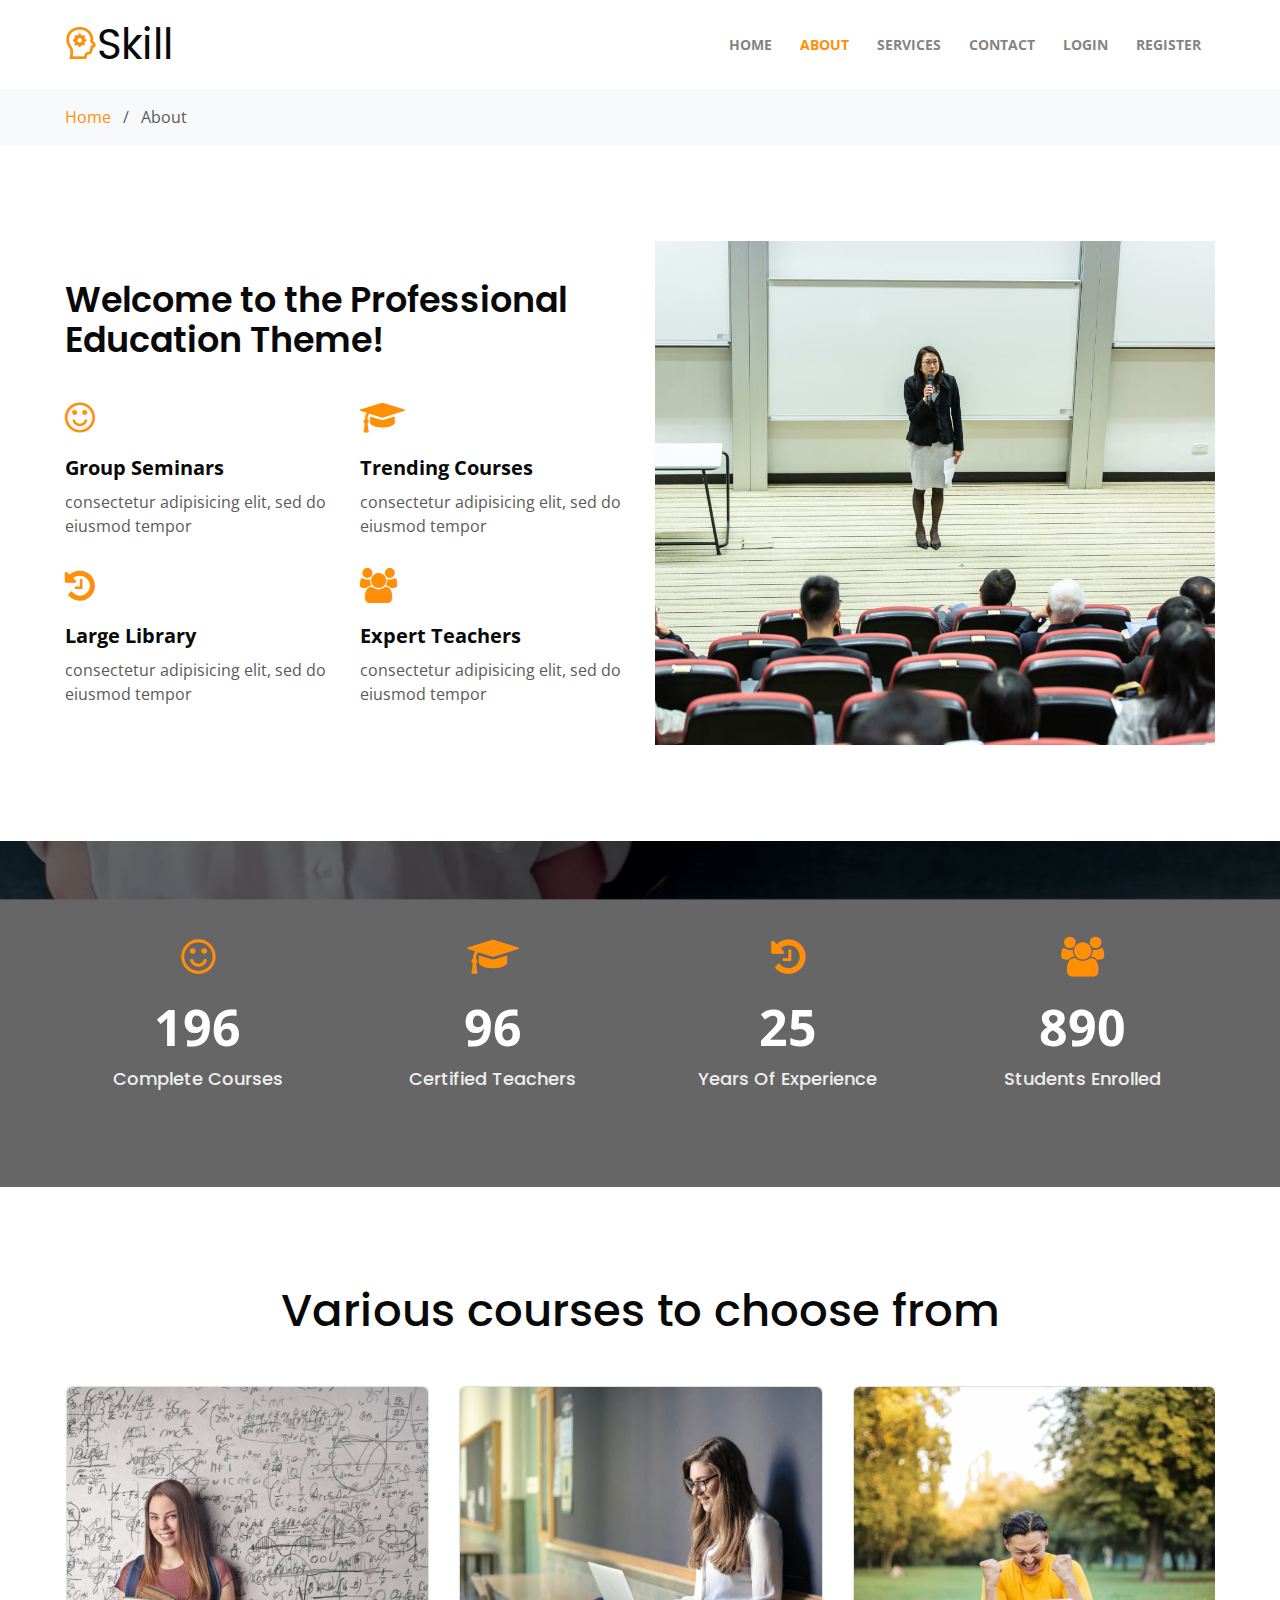
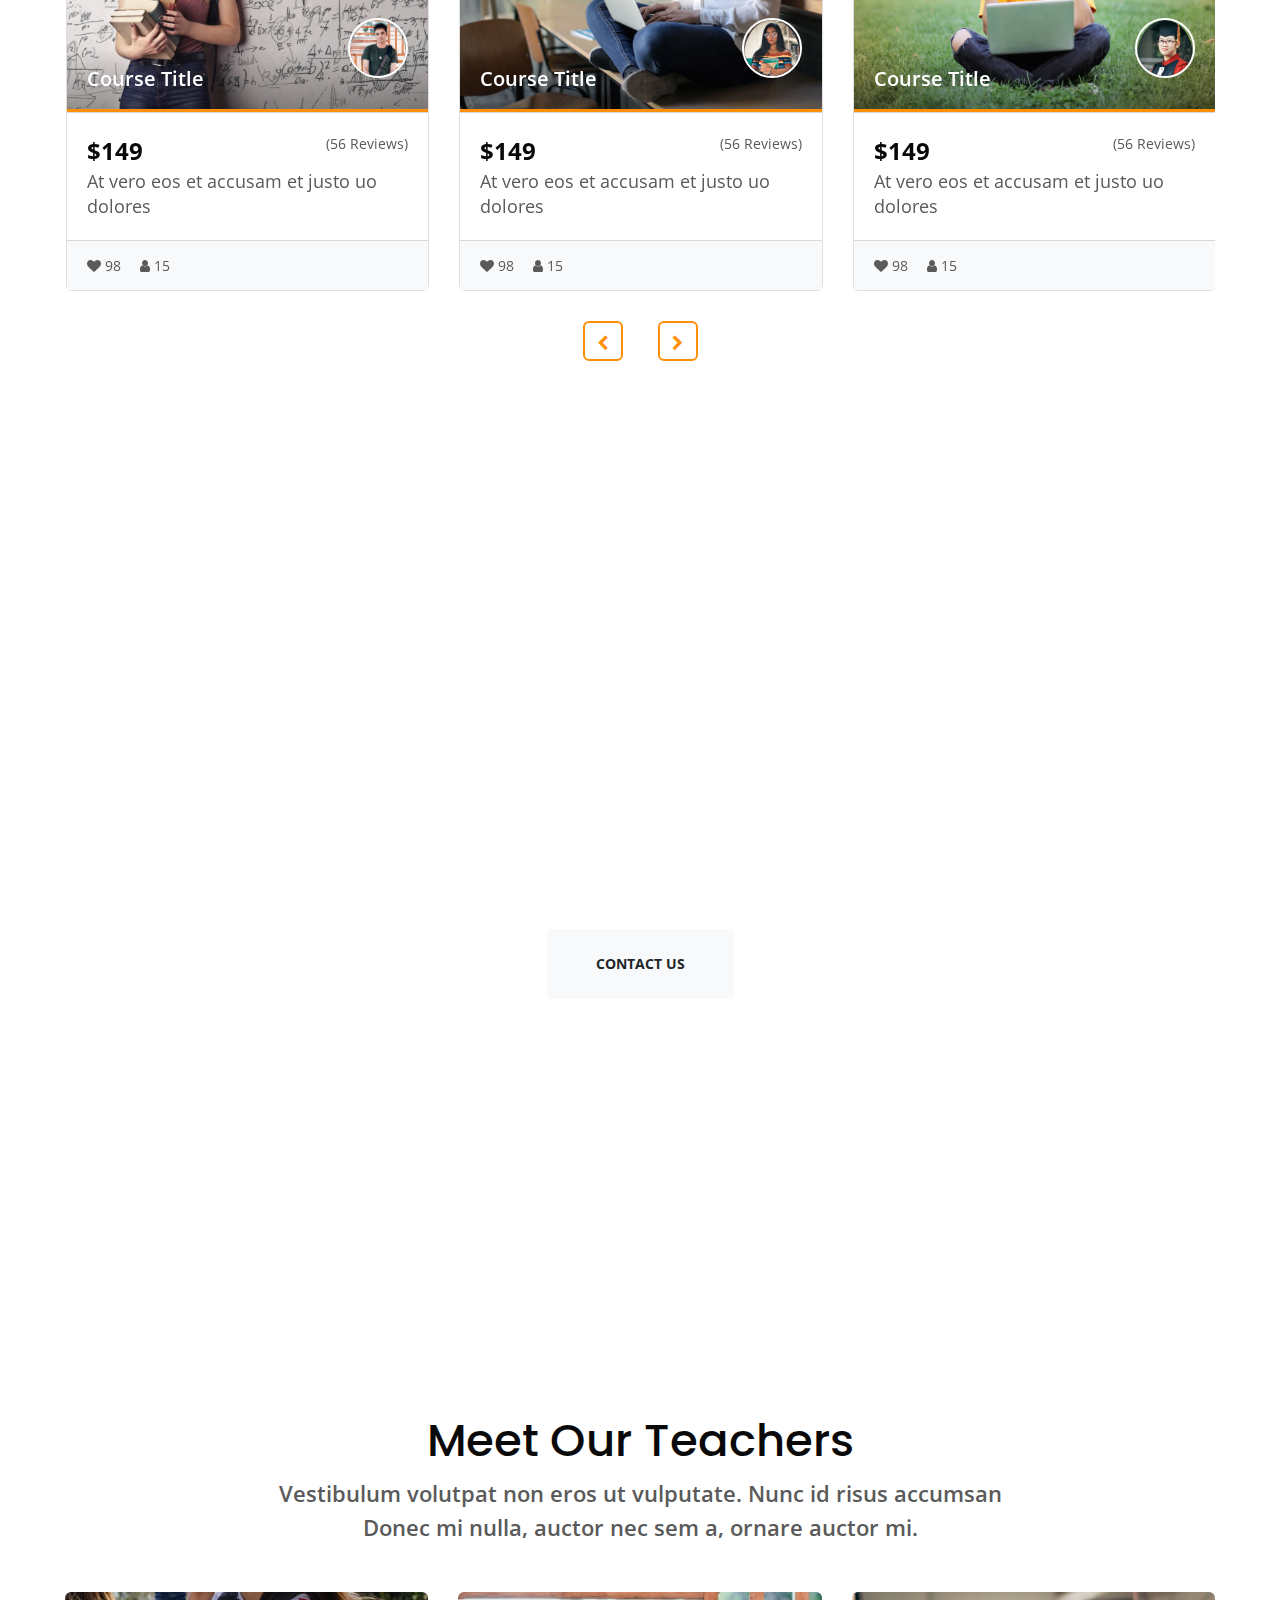
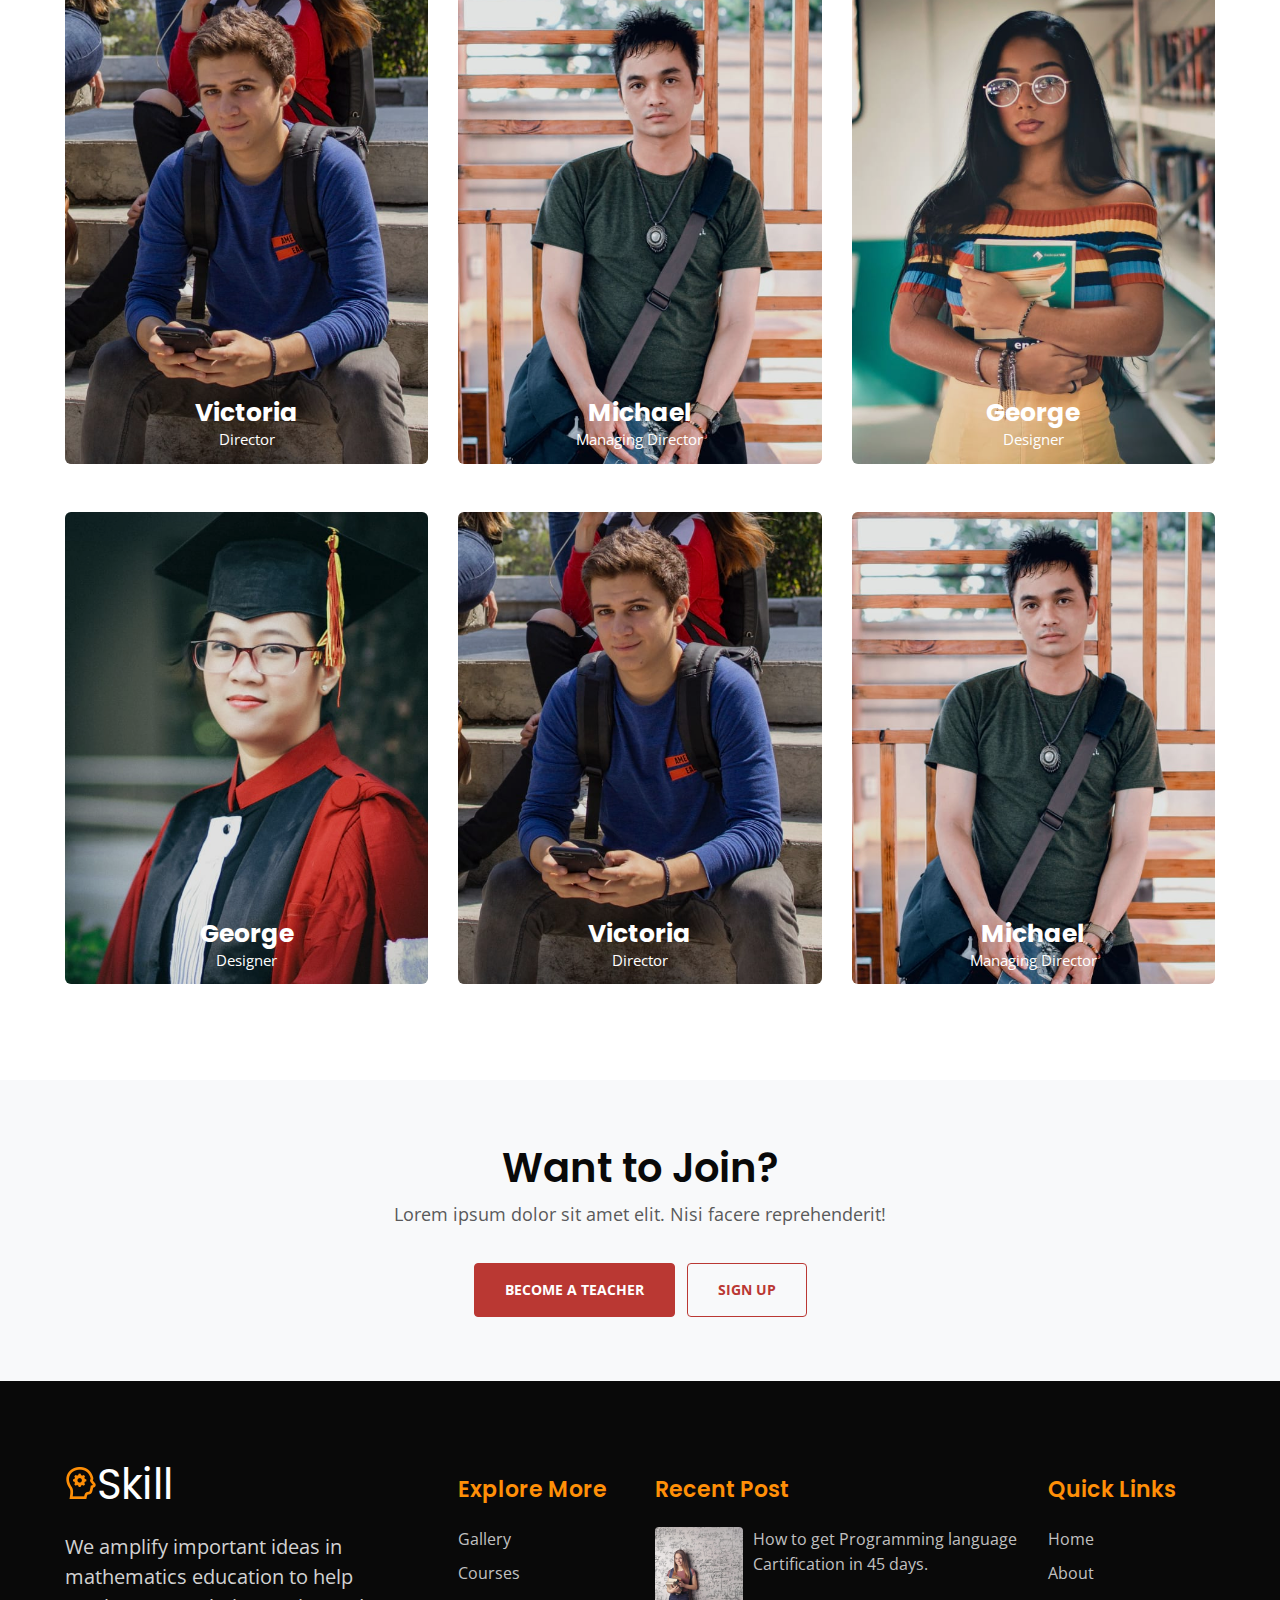
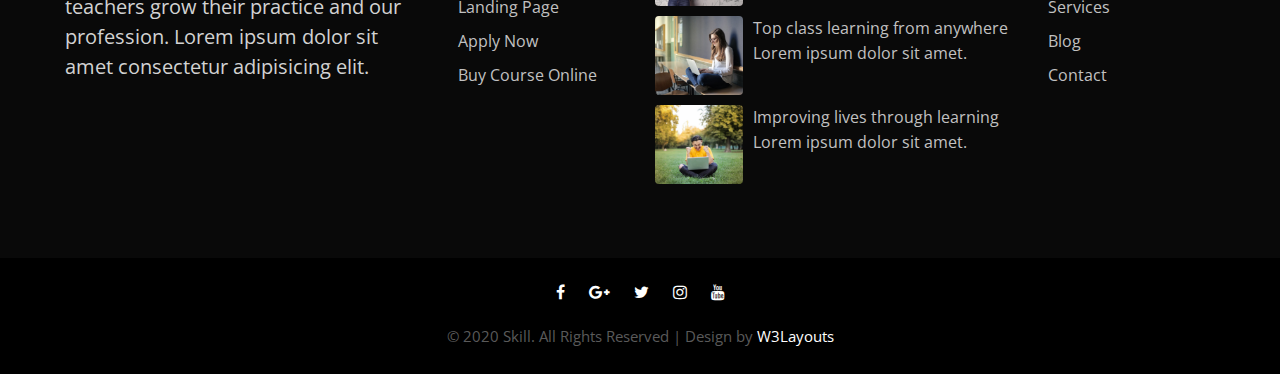
<file: about.html>
<!--
Author: W3layouts
Author URL: http://w3layouts.com
-->
<!doctype html>
<html lang="en">
  <head>
    <!-- Required meta tags -->
    <meta charset="utf-8">
    <meta name="viewport" content="width=device-width, initial-scale=1, shrink-to-fit=no">

    <title>Skill an Education Category Bootstrap Responsive Website Template - About :: W3Layouts</title>

    <!-- Google fonts -->
    <link href="//fonts.googleapis.com/css?family=Poppins:100,200,300,400,500,600,700,800,900&display=swap" rel="stylesheet">
    <link href="//fonts.googleapis.com/css?family=Open+Sans:300,400,600,700,800&display=swap" rel="stylesheet">

    <!-- Template CSS -->
    <link rel="stylesheet" href="assets/css/style-starter.css">
  </head>
  <body>
<!-- header -->
<header class="w3l-header">
	<div class="hero-header-11">
		<div class="hero-header-11-content">
			<div class="container">
				<nav class="navbar navbar-expand-lg navbar-light py-md-2 py-0 px-0">
					<a class="navbar-brand" href="index.html"><img src="assets/images/logo-icon.png" alt="" />Skill</a>
					<!-- if logo is image enable this   
				<a class="navbar-brand" href="#index.html">
						<img src="image-path" alt="Your logo" title="Your logo" style="height:35px;" />
				</a> -->
					<button class="navbar-toggler collapsed" type="button" data-toggle="collapse" data-target="#navbarSupportedContent"
						aria-controls="navbarSupportedContent" aria-expanded="false" aria-label="Toggle navigation">
						<span class="navbar-toggler-icon fa icon-expand fa-bars"></span>
						<span class="navbar-toggler-icon fa icon-close fa-times"></span>
					</button>

					<div class="collapse navbar-collapse" id="navbarSupportedContent">
						<ul class="navbar-nav ml-auto">
							<li class="nav-item @@home-active">
								<a class="nav-link" href="index.html">Home <span class="sr-only">(current)</span></a>
							</li>
							<li class="nav-item active">
								<a class="nav-link" href="about.html">About</a>
							</li>
							<li class="nav-item @@services-active">
								<a class="nav-link" href="services.html">Services</a>
							</li>
							<li class="nav-item @@contact-active">
								<a class="nav-link" href="contact.html">Contact</a>
							</li>
              <li class="nav-item @@contact-active">
								<a class="nav-link" href="login.html">Login</a>
							</li>
              <li class="nav-item @@register-active">
								<a class="nav-link" href="register.html">Register</a>
							</li>
						</ul>
					</div>
				</nav>
			</div>
		</div>
	</div>
</header>
<!-- //header -->
<!-- breadcrum -->
<section class="w3l-skill-breadcrum">
  <div class="breadcrum">
    <div class="container">
      <p><a href="index.html">Home</a> &nbsp; / &nbsp; About</p>
    </div>
  </div>
</section>
<!-- //breadcrum -->
<section class="w3l-about1" id="about">
  <div id="cwp23-block" class="py-5">
    <div class="container py-lg-5">
      <div class="row cwp23-content align-items-center">
        <div class="col-lg-6 cwp23-text">
          <div class="cwp23-title">
            <h3>Welcome to the
              Professional Education Theme! </h3>
          </div>
          <div class="cwp23-text-cols">
            <div class="column">
              <span class="fa fa-smile-o" aria-hidden="true"></span>
              <a href="services.html">Group Seminars</a>
              <p>consectetur adipisicing elit, sed do eiusmod tempor </p>
            </div>
            <div class="column">
              <span class="fa fa-graduation-cap" aria-hidden="true"></span>
              <a href="services.html">Trending Courses</a>
              <p>consectetur adipisicing elit, sed do eiusmod tempor </p>
            </div>
            <div class="column">
              <span class="fa fa-history" aria-hidden="true"></span>
              <a href="services.html">Large Library</a>
              <p>consectetur adipisicing elit, sed do eiusmod tempor </p>
            </div>
            <div class="column">
              <span class="fa fa-users" aria-hidden="true"></span>
              <a href="services.html">Expert Teachers</a>
              <p>consectetur adipisicing elit, sed do eiusmod tempor </p>
            </div>
          </div>
        </div>
        <div class="col-lg-6 mt-lg-0 mt-5 cwp23-img">
          <img src="assets/images/g6.jpg" class="img-fluid" alt="" />
        </div>
      </div>
    </div>
  </div>
</section>
<!-- stats -->
<section class="w3l-stats py-lg-5 py-4" id="stats">
  <div class="gallery-inner container py-md-5 py-4">
    <div class="row stats-con text-white">
      <div class="col-md-3 col-6 stats_info counter_grid">
        <span class="fa fa-smile-o"></span>
        <p class="counter">196</p>
        <h4>Complete Courses</h4>
      </div>
      <div class="col-md-3 col-6 stats_info counter_grid1">
        <span class="fa fa-graduation-cap"></span>
        <p class="counter">96</p>
        <h4>Certified Teachers</h4>
      </div>
      <div class="col-md-3 col-6 stats_info counter_grid mt-md-0 mt-5">
        <span class="fa fa-history"></span>
        <p class="counter">25</p>
        <h4>Years of Experience</h4>
      </div>
      <div class="col-md-3 col-6 stats_info counter_grid2 mt-md-0 mt-5">
        <span class="fa fa-users"></span>
        <p class="counter">890</p>
        <h4>Students Enrolled</h4>
      </div>
    </div>
  </div>
</section>
<!-- //stats -->
<section class="w3l-courses">
  <div class="blog py-5" id="courses">
    <div class="container py-lg-5">
      <div class="header-section text-center">
        <h3 class="mb-2">Various courses to choose from</h3>
      </div>
      
      <div class="row mt-md-5 mt-4">
        <div class="col-md-12 mx-auto">
          <div class="owl-two owl-carousel owl-theme">
            <div class="item">
              <div class="card">
                <div class="card-header p-0 position-relative">
                  <a href="#url" class="zoom d-block">
                    <img class="card-img-bottom d-block" src="assets/images/g1.jpg" alt="Card image cap">
                  </a>
                  <div class="author">
                    <div class="author-image">
                      <img src="assets/images/student2.jpg" class="img-fluid rounded-circle" title="Adam Ster" alt="author image">
                    </div>
                    <div class="course-title">
                      <a href="#url">Course Title</a>
                    </div>
                  </div>
                </div>
                <div class="card-body course-details">
                  <div class="price-review d-flex justify-content-between mb-1align-items-center">
                    <p>$149</p>
                    <a href="#url" class="reviews d-inline-block">(56 Reviews)</a>
                  </div>
                  <a href="#url" class="course-desc">At vero eos et accusam et
                    justo uo dolores</a>
                </div>
                <div class="card-footer course-price-view">
                  <ul class="blog-list">
                    <li>
                        <a href="#url"><span class="fa fa-heart"></span> 98</a>
                    </li>
                    <li>
                      <a href="#url"><span class="fa fa-user"></span> 15</a>
                    </li>
                </ul>
                </div>
              </div>              
            </div>

            <div class="item">
              <div class="card">
                <div class="card-header p-0 position-relative">
                  <a href="#url" class="zoom d-block">
                    <img class="card-img-bottom d-block" src="assets/images/g2.jpg" alt="Card image cap">
                  </a>
                  <div class="author">
                    <div class="author-image">
                      <img src="assets/images/student3.jpg" class="img-fluid rounded-circle" title="Adam Ster" alt="author image">
                    </div>
                    <div class="course-title">
                      <a href="#url">Course Title</a>
                    </div>
                  </div>
                </div>
                <div class="card-body course-details">
                  <div class="price-review d-flex justify-content-between mb-1align-items-center">
                    <p>$149</p>
                    <a href="#url" class="reviews d-inline-block">(56 Reviews)</a>
                  </div>
                  <a href="#url" class="course-desc">At vero eos et accusam et
                    justo uo dolores</a>
                </div>
                <div class="card-footer course-price-view">
                  <ul class="blog-list">
                    <li>
                        <a href="#url"><span class="fa fa-heart"></span> 98</a>
                    </li>
                    <li>
                      <a href="#url"><span class="fa fa-user"></span> 15</a>
                    </li>
                </ul>
                </div>
              </div>              
            </div>
            
            <div class="item">
              <div class="card">
                <div class="card-header p-0 position-relative">
                  <a href="#url" class="zoom d-block">
                    <img class="card-img-bottom d-block" src="assets/images/g3.jpg" alt="Card image cap">
                  </a>
                  <div class="author">
                    <div class="author-image">
                      <img src="assets/images/student4.jpg" class="img-fluid rounded-circle" title="Adam Ster" alt="author image">
                    </div>
                    <div class="course-title">
                      <a href="#url">Course Title</a>
                    </div>
                  </div>
                </div>
                <div class="card-body course-details">
                  <div class="price-review d-flex justify-content-between mb-1align-items-center">
                    <p>$149</p>
                    <a href="#url" class="reviews d-inline-block">(56 Reviews)</a>
                  </div>
                  <a href="#url" class="course-desc">At vero eos et accusam et
                    justo uo dolores</a>
                </div>
                <div class="card-footer course-price-view">
                  <ul class="blog-list">
                    <li>
                        <a href="#url"><span class="fa fa-heart"></span> 98</a>
                    </li>
                    <li>
                      <a href="#url"><span class="fa fa-user"></span> 15</a>
                    </li>
                </ul>
                </div>
              </div>              
            </div>

            <div class="item">
              <div class="card">
                <div class="card-header p-0 position-relative">
                  <a href="#url" class="zoom d-block">
                    <img class="card-img-bottom d-block" src="assets/images/g5.jpg" alt="Card image cap">
                  </a>
                  <div class="author">
                    <div class="author-image">
                      <img src="assets/images/student1.jpg" class="img-fluid rounded-circle" title="Adam Ster" alt="author image">
                    </div>
                    <div class="course-title">
                      <a href="#url">Course Title</a>
                    </div>
                  </div>
                </div>
                <div class="card-body course-details">
                  <div class="price-review d-flex justify-content-between mb-1align-items-center">
                    <p>$149</p>
                    <a href="#url" class="reviews d-inline-block">(56 Reviews)</a>
                  </div>
                  <a href="#url" class="course-desc">At vero eos et accusam et
                    justo uo dolores</a>
                </div>
                <div class="card-footer course-price-view">
                  <ul class="blog-list">
                    <li>
                        <a href="#url"><span class="fa fa-heart"></span> 98</a>
                    </li>
                    <li>
                      <a href="#url"><span class="fa fa-user"></span> 15</a>
                    </li>
                </ul>
                </div>
              </div>              
            </div>
               
          </div>
        </div>
      </div>

    </div>
  </div>
</section>
 <!--  Intro section -->
  <section class="w3l-intro" id="intro">
    <div class="new-block top-bottom">
      <div class="container">
        <div class="middle-section text-center">
          <div class="section-width mb-5">
            <h2 class="mb-5">We are true to ourselves, and commit to always perform at our best.</h2>
            <a href="contact.html" class="btn btn-light theme-button py-2 px-5">Contact Us</a>
          </div>
        </div>
      </div>
    </div>
  </section>
  <!--  //Intro section -->
<!-- team -->
<section class="w3l-team" id="team">
  <div class="team-block py-5">
    <div class="container py-lg-5">
      <div class="wthree-title">
        <div class="header-section text-center">
          <h3 class="mb-2">Meet Our Teachers</h3>
          <p>Vestibulum volutpat non eros ut vulputate. Nunc id risus accumsan Donec
            mi nulla, auctor nec sem a, ornare auctor mi.</p>
        </div>
      </div>
      <div class="row">
        <div class="col-lg-4 col-sm-6 mt-5">
          <div class="box16">
            <a href="#url"><img src="assets/images/student1.jpg" alt="" class="img-fluid" /></a>
            <div class="box-content">
              <h3 class="title"><a href="#url">Victoria</a></h3>
              <span class="post">Director</span>
              <ul class="social">
                <li>
                  <a href="#" class="facebook">
                    <span class="fa fa-facebook-f"></span>
                  </a>
                </li>
                <li>
                  <a href="#" class="twitter">
                    <span class="fa fa-twitter"></span>
                  </a>
                </li>
              </ul>
            </div>
          </div>
        </div>
        <div class="col-lg-4 col-sm-6 mt-5">
          <div class="box16">
            <a href="#url"><img src="assets/images/student2.jpg" alt="" class="img-fluid" /></a>
            <div class="box-content">
              <h3 class="title"><a href="#url">Michael</a></h3>
              <span class="post">Managing Director</span>
              <ul class="social">
                <li>
                  <a href="#" class="facebook">
                    <span class="fa fa-facebook-f"></span>
                  </a>
                </li>
                <li>
                  <a href="#" class="twitter">
                    <span class="fa fa-twitter"></span>
                  </a>
                </li>
              </ul>
            </div>
          </div>
        </div>
        <div class="col-lg-4 col-sm-6 mt-5">
          <div class="box16">
            <a href="#url"><img src="assets/images/student3.jpg" alt="" class="img-fluid" /></a>
            <div class="box-content">
              <h3 class="title"><a href="#url">George</a></h3>
              <span class="post">Designer</a></span>
              <ul class="social">
                <li>
                  <a href="#" class="facebook">
                    <span class="fa fa-facebook-f"></span>
                  </a>
                </li>
                <li>
                  <a href="#" class="twitter">
                    <span class="fa fa-twitter"></span>
                  </a>
                </li>
              </ul>
            </div>
          </div>
        </div>
        <div class="col-lg-4 col-sm-6 mt-5">
          <div class="box16">
            <a href="#url"><img src="assets/images/student4.jpg" alt="" class="img-fluid" /></a>
            <div class="box-content">
              <h3 class="title"><a href="#url">George</a></h3>
              <span class="post">Designer</a></span>
              <ul class="social">
                <li>
                  <a href="#" class="facebook">
                    <span class="fa fa-facebook-f"></span>
                  </a>
                </li>
                <li>
                  <a href="#" class="twitter">
                    <span class="fa fa-twitter"></span>
                  </a>
                </li>
              </ul>
            </div>
          </div>
        </div>
        <div class="col-lg-4 col-sm-6 mt-5">
          <div class="box16">
            <a href="#url"><img src="assets/images/student1.jpg" alt="" class="img-fluid" /></a>
            <div class="box-content">
              <h3 class="title"><a href="#url">Victoria</a></h3>
              <span class="post">Director</span>
              <ul class="social">
                <li>
                  <a href="#" class="facebook">
                    <span class="fa fa-facebook-f"></span>
                  </a>
                </li>
                <li>
                  <a href="#" class="twitter">
                    <span class="fa fa-twitter"></span>
                  </a>
                </li>
              </ul>
            </div>
          </div>
        </div>
        <div class="col-lg-4 col-sm-6 mt-5">
          <div class="box16">
            <a href="#url"><img src="assets/images/student2.jpg" alt="" class="img-fluid" /></a>
            <div class="box-content">
              <h3 class="title"><a href="#url">Michael</a></h3>
              <span class="post">Managing Director</span>
              <ul class="social">
                <li>
                  <a href="#" class="facebook">
                    <span class="fa fa-facebook-f"></span>
                  </a>
                </li>
                <li>
                  <a href="#" class="twitter">
                    <span class="fa fa-twitter"></span>
                  </a>
                </li>
              </ul>
            </div>
          </div>
        </div>
      </div>
    </div>
  </div>
</section>
<!-- //team -->
 <section class="w3l-quote py-5">
    <div class="container py-lg-3">
      <h3>Want to Join?</h3>
      <p>Lorem ipsum dolor sit amet elit. Nisi facere reprehenderit!</p>
      <a href="contact.html" class="btn btn-secondary theme-button">Become a Teacher</a>
      <a href="#signup.html" class="btn btn-outline-secondary theme-button ml-2">Sign Up</a>
    </div>
  </section>
   <!-- footer -->
   <footer class="w3l-footer-29-main" id="footer">
     <div class="footer-29 py-5">
       <div class="container pb-lg-3">
         <div class="row footer-top-29">
           <div class="col-lg-4 col-md-6 footer-list-29 footer-1 mt-md-4">
             <a class="footer-logo mb-md-3 mb-2" href="#url"><img src="assets/images/logo-icon.png" alt="" />Skill</a>
             <p>We amplify important ideas in mathematics education to help teachers grow their practice and our profession. Lorem ipsum dolor sit
               amet consectetur adipisicing elit.</p>
           </div>
           <div class="col-lg-2 col-md-6 footer-list-29 footer-2 mt-5">
            <h6 class="footer-title-29">Explore More</h6>
             <ul>
               <li><a href="#gallery.html">Gallery</a></li>
               <li><a href="#courses.html">Courses</a></li>
               <li><a href="#landing-single.html">Landing Page</a></li>
               <li><a href="#signup.html">Apply Now</a></li>
               <li><a href="contact.html">Buy Course Online</a></li>
             </ul>
           </div>
           <div class="col-lg-4 col-md-6 footer-list-29 footer-3 mt-5">
             <div class="properties">
               <h6 class="footer-title-29">Recent Post</h6>
               <a class="d-grid twitter-feed" href="#blog-single.html">
                 <img src="assets/images/g1.jpg" class="img-fluid rounded" alt="">
                 <p>How to get Programming language Cartification in 45 days.</p>
               </a>
               <a class="d-grid twitter-feed" href="#blog-single.html">
                 <img src="assets/images/g2.jpg" class="img-fluid rounded" alt="">
                 <p>Top class learning from anywhere Lorem ipsum dolor sit amet.</p>
               </a>
               <a class="d-grid twitter-feed" href="#blog-single.html">
                 <img src="assets/images/g3.jpg" class="img-fluid rounded" alt="">
                 <p>Improving lives through learning Lorem ipsum dolor sit amet.</p>
               </a>
             </div>
           </div>
           <div class="col-lg-2 col-md-6 footer-list-29 footer-4 mt-5">
            <h6 class="footer-title-29">Quick Links</h6>
             <ul>
               <li><a href="index.html">Home</a></li>
               <li><a href="about.html">About</a></li>
               <li><a href="services.html">Services</a></li>
               <li><a href="#blog.html"> Blog</a></li>
               <li><a href="contact.html">Contact</a></li>
             </ul>
           </div>
         </div>
       </div>
     </div>
     <div id="footers14-block" class="py-3">
       <div class="container">
         <div class="footers14-bottom text-center">
           <div class="social">
             <a href="#facebook" class="facebook"><span class="fa fa-facebook" aria-hidden="true"></span></a>
             <a href="#google" class="google"><span class="fa fa-google-plus" aria-hidden="true"></span></a>
             <a href="#twitter" class="twitter"><span class="fa fa-twitter" aria-hidden="true"></span></a>
             <a href="#instagram" class="instagram"><span class="fa fa-instagram" aria-hidden="true"></span></a>
             <a href="#youtube" class="youtube"><span class="fa fa-youtube" aria-hidden="true"></span></a>
           </div>
           <div class="copyright mt-1">
             <p>&copy; 2020 Skill. All Rights Reserved | Design by <a href="https://w3layouts.com/">W3Layouts</a></p>
           </div>
         </div>
       </div>
     </div>

     <!-- move top -->
     <button onclick="topFunction()" id="movetop" title="Go to top">
       <span class="fa fa-angle-up" aria-hidden="true"></span>
     </button>
     <script>
       // When the user scrolls down 20px from the top of the document, show the button
       window.onscroll = function () {
         scrollFunction()
       };

       function scrollFunction() {
         if (document.body.scrollTop > 20 || document.documentElement.scrollTop > 20) {
           document.getElementById("movetop").style.display = "block";
         } else {
           document.getElementById("movetop").style.display = "none";
         }
       }

       // When the user clicks on the button, scroll to the top of the document
       function topFunction() {
         document.body.scrollTop = 0;
         document.documentElement.scrollTop = 0;
       }
     </script>
     <!-- /move top -->

   </footer>
   <!-- Footer -->

   <!-- jQuery and Bootstrap JS -->
   <script src="assets/js/jquery-3.3.1.min.js"></script>
   <script src="assets/js/bootstrap.min.js"></script>

   <!-- Template JavaScript -->

   <!-- stats number counter-->
   <script src="assets/js/jquery.waypoints.min.js"></script>
   <script src="assets/js/jquery.countup.js"></script>
   <script>
     $('.counter').countUp();
   </script>
   <!-- //stats number counter -->


   <!-- testimonials owlcarousel -->
   <script src="assets/js/owl.carousel.js"></script>

   <!-- script for owlcarousel -->
   <script>
     $(document).ready(function () {
       $('.owl-one').owlCarousel({
         loop: true,
         margin: 0,
         nav: false,
         responsiveClass: true,
         autoplay: false,
         autoplayTimeout: 5000,
         autoplaySpeed: 1000,
         autoplayHoverPause: false,
         responsive: {
           0: {
             items: 1,
             nav: false
           },
           480: {
             items: 1,
             nav: false
           },
           667: {
             items: 1,
             nav: false
           },
           1000: {
             items: 1,
             nav: false
           }
         }
       })
     })
   </script>
   <!-- //script for owlcarousel -->
   <!-- //testimonials owlcarousel -->

   <!-- script for courses -->
   <script>
     $(document).ready(function () {
       $('.owl-two').owlCarousel({
         loop: true,
         margin: 30,
         nav: false,
         responsiveClass: true,
         autoplay: false,
         autoplayTimeout: 5000,
         autoplaySpeed: 1000,
         autoplayHoverPause: false,
         responsive: {
           0: {
             items: 1,
             nav: false
           },
           480: {
             items: 1,
             nav: false
           },
           667: {
             items: 2,
             nav: false
           },
           1000: {
             items: 3,
             nav: false
           }
         }
       })
     })
   </script>
   <!-- //script for courses -->

   <!-- disable body scroll which navbar is in active -->
   <script>
     $(function () {
       $('.navbar-toggler').click(function () {
         $('body').toggleClass('noscroll');
       })
     });
   </script>
   <!-- disable body scroll which navbar is in active -->

   </body>

   </html>
</file>
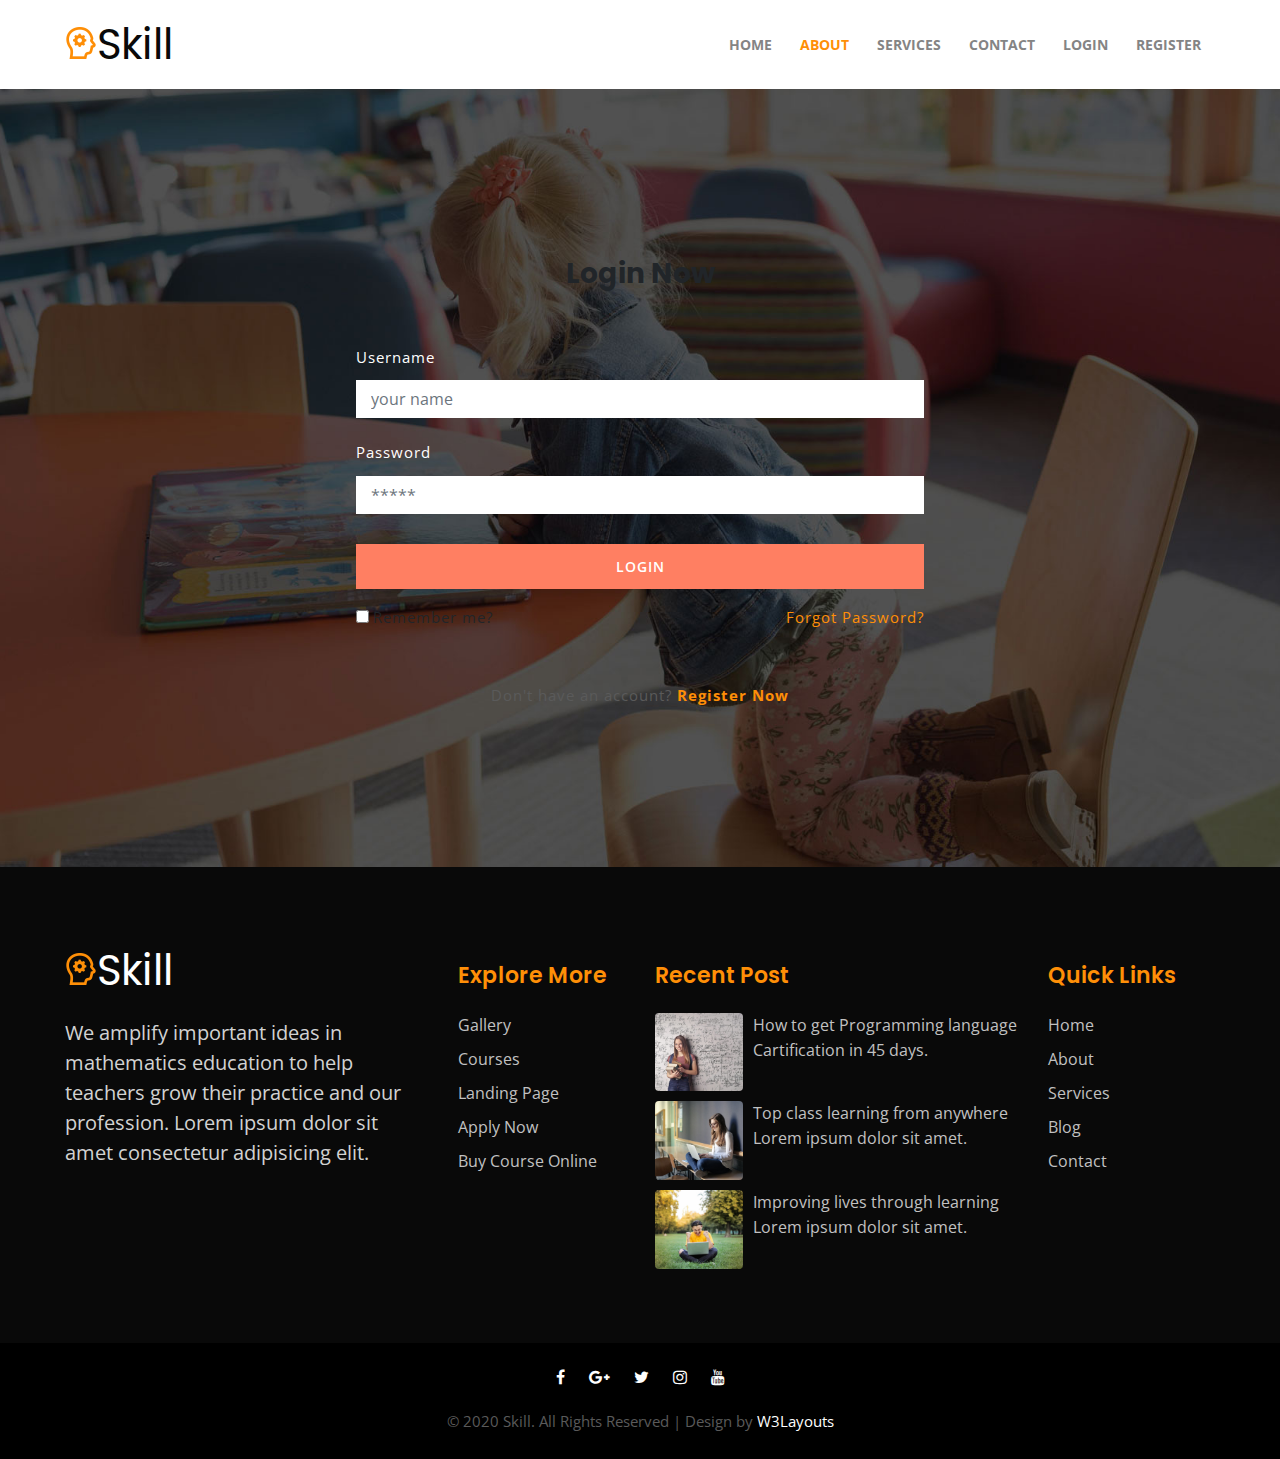
<file: login.html>
<!doctype html>
<html lang="en">
  <head>
    <!-- Required meta tags -->
    <meta charset="utf-8">
    <meta name="viewport" content="width=device-width, initial-scale=1, shrink-to-fit=no">

    <title>Skill devlopment

    </title>

    <!-- Google fonts -->
    <link href="//fonts.googleapis.com/css?family=Poppins:100,200,300,400,500,600,700,800,900&display=swap" rel="stylesheet">
    <link href="//fonts.googleapis.com/css?family=Open+Sans:300,400,600,700,800&display=swap" rel="stylesheet">

    <!-- Template CSS -->
    <link rel="stylesheet" href="assets/css/style-starter.css">
  </head>
  <body>
<!-- header -->
<header class="w3l-header">
	<div class="hero-header-11">
		<div class="hero-header-11-content">
			<div class="container">
				<nav class="navbar navbar-expand-lg navbar-light py-md-2 py-0 px-0">
					<a class="navbar-brand" href="index.html"><img src="assets/images/logo-icon.png" alt="" />Skill</a>
					<!-- if logo is image enable this   
				<a class="navbar-brand" href="#index.html">
						<img src="image-path" alt="Your logo" title="Your logo" style="height:35px;" />
				</a> -->
					<button class="navbar-toggler collapsed" type="button" data-toggle="collapse" data-target="#navbarSupportedContent"
						aria-controls="navbarSupportedContent" aria-expanded="false" aria-label="Toggle navigation">
						<span class="navbar-toggler-icon fa icon-expand fa-bars"></span>
						<span class="navbar-toggler-icon fa icon-close fa-times"></span>
					</button>

					<div class="collapse navbar-collapse" id="navbarSupportedContent">
						<ul class="navbar-nav ml-auto">
							<li class="nav-item @@home-active">
								<a class="nav-link" href="index.html">Home <span class="sr-only">(current)</span></a>
							</li>
							<li class="nav-item active">
								<a class="nav-link" href="about.html">About</a>
							</li>
							<li class="nav-item @@services-active">
								<a class="nav-link" href="services.html">Services</a>
							</li>
							<li class="nav-item @@contact-active">
								<a class="nav-link" href="contact.html">Contact</a>
							</li>
                            <li class="nav-item @@login-active">
								<a class="nav-link" href="login.html">Login</a>
							</li>
                            <li class="nav-item @@register-active">
								<a class="nav-link" href="register.html">Register</a>
							</li>
						</ul>
					</div>
				</nav>
			</div>
		</div>
	</div>
</header>
<!-- //header -->




<!-- inner banner -->
<div class="inner-banner-w3ls py-5" id="home">
    <div class="container py-xl-5 py-lg-3">
        <!-- login  -->
        <div class="modal-body my-5 pt-4">
            <h3 class="title-w3 mb-5 text-center text-wh font-weight-bold">Login Now</h3>
            <form action="#" method="post">
                <div class="form-group">
                    <label class="col-form-label">Username</label>
                    <input type="text" class="form-control" placeholder="your name" name="Name" required="">
                </div>
                <div class="form-group">
                    <label class="col-form-label">Password</label>
                    <input type="password" class="form-control" placeholder="*****" name="Password" required="">
                </div>
                <button type="submit" class="btn button-style-w3">Login</button>
                <div class="row sub-w3l mt-3 mb-5">
                    <div class="col-sm-6 sub-w3layouts_hub">
                        <input type="checkbox" id="brand1" value="">
                        <label for="brand1" class="text-li text-style-w3ls">
                            <span></span>Remember me?</label>
                    </div>
                    <div class="col-sm-6 forgot-w3l text-sm-right">
                        <a href="#" class="text-li text-style-w3ls">Forgot Password?</a>
                    </div>
                </div>
                <p class="text-center dont-do text-style-w3ls text-li">Don't have an account?
                    <a href="register.html" class="font-weight-bold text-li">
                        Register Now</a>
                </p>
            </form>
        </div>
        <!-- //login -->
    </div>
</div>
<!-- //inner banner -->












<!-- footer -->
<footer class="w3l-footer-29-main" id="footer">
    <div class="footer-29 py-5">
      <div class="container pb-lg-3">
        <div class="row footer-top-29">
          <div class="col-lg-4 col-md-6 footer-list-29 footer-1 mt-md-4">
            <a class="footer-logo mb-md-3 mb-2" href="#url"><img src="assets/images/logo-icon.png" alt="" />Skill</a>
            <p>We amplify important ideas in mathematics education to help teachers grow their practice and our profession. Lorem ipsum dolor sit
              amet consectetur adipisicing elit.</p>
          </div>
          <div class="col-lg-2 col-md-6 footer-list-29 footer-2 mt-5">
           <h6 class="footer-title-29">Explore More</h6>
            <ul>
              <li><a href="#gallery.html">Gallery</a></li>
              <li><a href="#courses.html">Courses</a></li>
              <li><a href="#landing-single.html">Landing Page</a></li>
              <li><a href="#signup.html">Apply Now</a></li>
              <li><a href="contact.html">Buy Course Online</a></li>
            </ul>
          </div>
          <div class="col-lg-4 col-md-6 footer-list-29 footer-3 mt-5">
            <div class="properties">
              <h6 class="footer-title-29">Recent Post</h6>
              <a class="d-grid twitter-feed" href="#blog-single.html">
                <img src="assets/images/g1.jpg" class="img-fluid rounded" alt="">
                <p>How to get Programming language Cartification in 45 days.</p>
              </a>
              <a class="d-grid twitter-feed" href="#blog-single.html">
                <img src="assets/images/g2.jpg" class="img-fluid rounded" alt="">
                <p>Top class learning from anywhere Lorem ipsum dolor sit amet.</p>
              </a>
              <a class="d-grid twitter-feed" href="#blog-single.html">
                <img src="assets/images/g3.jpg" class="img-fluid rounded" alt="">
                <p>Improving lives through learning Lorem ipsum dolor sit amet.</p>
              </a>
            </div>
          </div>
          <div class="col-lg-2 col-md-6 footer-list-29 footer-4 mt-5">
           <h6 class="footer-title-29">Quick Links</h6>
            <ul>
              <li><a href="index.html">Home</a></li>
              <li><a href="about.html">About</a></li>
              <li><a href="services.html">Services</a></li>
              <li><a href="#blog.html"> Blog</a></li>
              <li><a href="contact.html">Contact</a></li>
            </ul>
          </div>
        </div>
      </div>
    </div>
    <div id="footers14-block" class="py-3">
      <div class="container">
        <div class="footers14-bottom text-center">
          <div class="social">
            <a href="#facebook" class="facebook"><span class="fa fa-facebook" aria-hidden="true"></span></a>
            <a href="#google" class="google"><span class="fa fa-google-plus" aria-hidden="true"></span></a>
            <a href="#twitter" class="twitter"><span class="fa fa-twitter" aria-hidden="true"></span></a>
            <a href="#instagram" class="instagram"><span class="fa fa-instagram" aria-hidden="true"></span></a>
            <a href="#youtube" class="youtube"><span class="fa fa-youtube" aria-hidden="true"></span></a>
          </div>
          <div class="copyright mt-1">
            <p>&copy; 2020 Skill. All Rights Reserved | Design by <a href="https://w3layouts.com/">W3Layouts</a></p>
          </div>
        </div>
      </div>
    </div>

    <!-- move top -->
    <button onclick="topFunction()" id="movetop" title="Go to top">
      <span class="fa fa-angle-up" aria-hidden="true"></span>
    </button>
    <script>
      // When the user scrolls down 20px from the top of the document, show the button
      window.onscroll = function () {
        scrollFunction()
      };

      function scrollFunction() {
        if (document.body.scrollTop > 20 || document.documentElement.scrollTop > 20) {
          document.getElementById("movetop").style.display = "block";
        } else {
          document.getElementById("movetop").style.display = "none";
        }
      }

      // When the user clicks on the button, scroll to the top of the document
      function topFunction() {
        document.body.scrollTop = 0;
        document.documentElement.scrollTop = 0;
      }
    </script>
    <!-- /move top -->

  </footer>
  <!-- Footer -->

  <!-- jQuery and Bootstrap JS -->
  <script src="assets/js/jquery-3.3.1.min.js"></script>
  <script src="assets/js/bootstrap.min.js"></script>

  <!-- Template JavaScript -->

  <!-- stats number counter-->
  <script src="assets/js/jquery.waypoints.min.js"></script>
  <script src="assets/js/jquery.countup.js"></script>
  <script>
    $('.counter').countUp();
  </script>
  <!-- //stats number counter -->


  <!-- testimonials owlcarousel -->
  <script src="assets/js/owl.carousel.js"></script>

  <!-- script for owlcarousel -->
  <script>
    $(document).ready(function () {
      $('.owl-one').owlCarousel({
        loop: true,
        margin: 0,
        nav: false,
        responsiveClass: true,
        autoplay: false,
        autoplayTimeout: 5000,
        autoplaySpeed: 1000,
        autoplayHoverPause: false,
        responsive: {
          0: {
            items: 1,
            nav: false
          },
          480: {
            items: 1,
            nav: false
          },
          667: {
            items: 1,
            nav: false
          },
          1000: {
            items: 1,
            nav: false
          }
        }
      })
    })
  </script>
  <!-- //script for owlcarousel -->
  <!-- //testimonials owlcarousel -->

  <!-- script for courses -->
  <script>
    $(document).ready(function () {
      $('.owl-two').owlCarousel({
        loop: true,
        margin: 30,
        nav: false,
        responsiveClass: true,
        autoplay: false,
        autoplayTimeout: 5000,
        autoplaySpeed: 1000,
        autoplayHoverPause: false,
        responsive: {
          0: {
            items: 1,
            nav: false
          },
          480: {
            items: 1,
            nav: false
          },
          667: {
            items: 2,
            nav: false
          },
          1000: {
            items: 3,
            nav: false
          }
        }
      })
    })
  </script>
  <!-- //script for courses -->

  <!-- disable body scroll which navbar is in active -->
  <script>
    $(function () {
      $('.navbar-toggler').click(function () {
        $('body').toggleClass('noscroll');
      })
    });
  </script>
  <!-- disable body scroll which navbar is in active -->

  </body>

  </html>
</file>
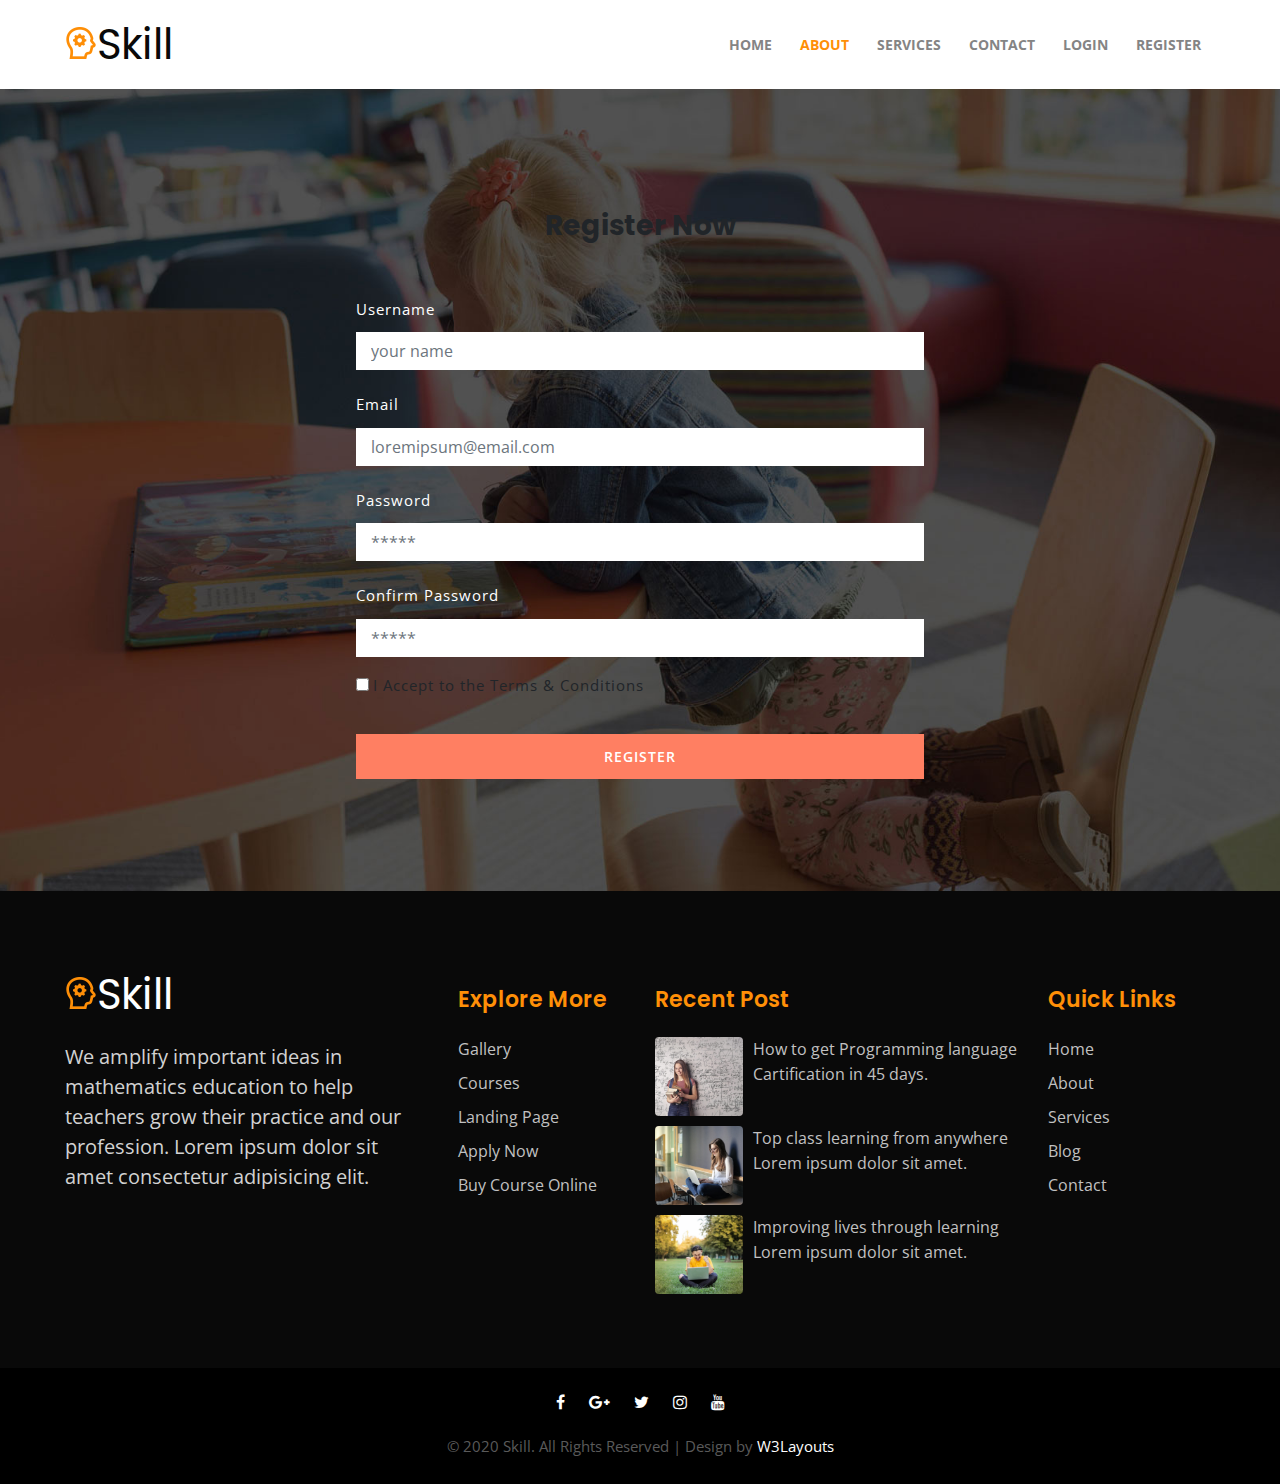
<file: register.html>
<!doctype html>
<html lang="en">
  <head>
    <!-- Required meta tags -->
    <meta charset="utf-8">
    <meta name="viewport" content="width=device-width, initial-scale=1, shrink-to-fit=no">

    <title>Skill devlopment

    </title>

    <!-- Google fonts -->
    <link href="//fonts.googleapis.com/css?family=Poppins:100,200,300,400,500,600,700,800,900&display=swap" rel="stylesheet">
    <link href="//fonts.googleapis.com/css?family=Open+Sans:300,400,600,700,800&display=swap" rel="stylesheet">

    <!-- Template CSS -->
    <link rel="stylesheet" href="assets/css/style-starter.css">
  </head>
  <body>
<!-- header -->
<header class="w3l-header">
	<div class="hero-header-11">
		<div class="hero-header-11-content">
			<div class="container">
				<nav class="navbar navbar-expand-lg navbar-light py-md-2 py-0 px-0">
					<a class="navbar-brand" href="index.html"><img src="assets/images/logo-icon.png" alt="" />Skill</a>
					<!-- if logo is image enable this   
				<a class="navbar-brand" href="#index.html">
						<img src="image-path" alt="Your logo" title="Your logo" style="height:35px;" />
				</a> -->
					<button class="navbar-toggler collapsed" type="button" data-toggle="collapse" data-target="#navbarSupportedContent"
						aria-controls="navbarSupportedContent" aria-expanded="false" aria-label="Toggle navigation">
						<span class="navbar-toggler-icon fa icon-expand fa-bars"></span>
						<span class="navbar-toggler-icon fa icon-close fa-times"></span>
					</button>

					<div class="collapse navbar-collapse" id="navbarSupportedContent">
						<ul class="navbar-nav ml-auto">
							<li class="nav-item @@home-active">
								<a class="nav-link" href="index.html">Home <span class="sr-only">(current)</span></a>
							</li>
							<li class="nav-item active">
								<a class="nav-link" href="about.html">About</a>
							</li>
							<li class="nav-item @@services-active">
								<a class="nav-link" href="services.html">Services</a>
							</li>
							<li class="nav-item @@contact-active">
								<a class="nav-link" href="contact.html">Contact</a>
							</li>
                            <li class="nav-item @@login-active">
								<a class="nav-link" href="login.html">Login</a>
							</li>
                            <li class="nav-item @@register-active">
								<a class="nav-link" href="register.html">Register</a>
							</li>
						</ul>
					</div>
				</nav>
			</div>
		</div>
	</div>
</header>
<!-- //header -->






 <!-- inner banner -->
 <div class="inner-banner-w3ls py-5" id="home">
    <div class="container py-xl-5 py-lg-3">
        <!-- register  -->
        <div class="modal-body mt-md-2 mt-5">
            <h3 class="title-w3 mb-5 text-center text-wh font-weight-bold">Register Now</h3>
            <form action="#" method="post">
                <div class="form-group">
                    <label class="col-form-label">Username</label>
                    <input type="text" class="form-control" placeholder="your name" name="Name" required="">
                </div>
                <div class="form-group">
                    <label class="col-form-label">Email</label>
                    <input type="email" class="form-control" placeholder="loremipsum@email.com" name="Email"
                        required="">
                </div>
                <div class="form-group">
                    <label class="col-form-label">Password</label>
                    <input type="password" class="form-control" placeholder="*****" name="Password" required="">
                </div>
                <div class="form-group">
                    <label class="col-form-label">Confirm Password</label>
                    <input type="password" class="form-control" placeholder="*****" name="Password" required="">
                </div>
                <div class="sub-w3l my-3">
                    <div class="sub-w3layouts_hub">
                        <input type="checkbox" id="brand1" value="">
                        <label for="brand1" class="text-li text-style-w3ls">
                            <span></span>I Accept to the Terms & Conditions</label>
                    </div>
                </div>
                <button type="submit" class="btn button-style-w3">Register</button>
            </form>
        </div>
        <!-- //register -->
    </div>
</div>
<!-- //inner banner -->








<!-- footer -->
<footer class="w3l-footer-29-main" id="footer">
    <div class="footer-29 py-5">
      <div class="container pb-lg-3">
        <div class="row footer-top-29">
          <div class="col-lg-4 col-md-6 footer-list-29 footer-1 mt-md-4">
            <a class="footer-logo mb-md-3 mb-2" href="#url"><img src="assets/images/logo-icon.png" alt="" />Skill</a>
            <p>We amplify important ideas in mathematics education to help teachers grow their practice and our profession. Lorem ipsum dolor sit
              amet consectetur adipisicing elit.</p>
          </div>
          <div class="col-lg-2 col-md-6 footer-list-29 footer-2 mt-5">
           <h6 class="footer-title-29">Explore More</h6>
            <ul>
              <li><a href="#gallery.html">Gallery</a></li>
              <li><a href="#courses.html">Courses</a></li>
              <li><a href="#landing-single.html">Landing Page</a></li>
              <li><a href="#signup.html">Apply Now</a></li>
              <li><a href="contact.html">Buy Course Online</a></li>
            </ul>
          </div>
          <div class="col-lg-4 col-md-6 footer-list-29 footer-3 mt-5">
            <div class="properties">
              <h6 class="footer-title-29">Recent Post</h6>
              <a class="d-grid twitter-feed" href="#blog-single.html">
                <img src="assets/images/g1.jpg" class="img-fluid rounded" alt="">
                <p>How to get Programming language Cartification in 45 days.</p>
              </a>
              <a class="d-grid twitter-feed" href="#blog-single.html">
                <img src="assets/images/g2.jpg" class="img-fluid rounded" alt="">
                <p>Top class learning from anywhere Lorem ipsum dolor sit amet.</p>
              </a>
              <a class="d-grid twitter-feed" href="#blog-single.html">
                <img src="assets/images/g3.jpg" class="img-fluid rounded" alt="">
                <p>Improving lives through learning Lorem ipsum dolor sit amet.</p>
              </a>
            </div>
          </div>
          <div class="col-lg-2 col-md-6 footer-list-29 footer-4 mt-5">
           <h6 class="footer-title-29">Quick Links</h6>
            <ul>
              <li><a href="index.html">Home</a></li>
              <li><a href="about.html">About</a></li>
              <li><a href="services.html">Services</a></li>
              <li><a href="#blog.html"> Blog</a></li>
              <li><a href="contact.html">Contact</a></li>
            </ul>
          </div>
        </div>
      </div>
    </div>
    <div id="footers14-block" class="py-3">
      <div class="container">
        <div class="footers14-bottom text-center">
          <div class="social">
            <a href="#facebook" class="facebook"><span class="fa fa-facebook" aria-hidden="true"></span></a>
            <a href="#google" class="google"><span class="fa fa-google-plus" aria-hidden="true"></span></a>
            <a href="#twitter" class="twitter"><span class="fa fa-twitter" aria-hidden="true"></span></a>
            <a href="#instagram" class="instagram"><span class="fa fa-instagram" aria-hidden="true"></span></a>
            <a href="#youtube" class="youtube"><span class="fa fa-youtube" aria-hidden="true"></span></a>
          </div>
          <div class="copyright mt-1">
            <p>&copy; 2020 Skill. All Rights Reserved | Design by <a href="https://w3layouts.com/">W3Layouts</a></p>
          </div>
        </div>
      </div>
    </div>

    <!-- move top -->
    <button onclick="topFunction()" id="movetop" title="Go to top">
      <span class="fa fa-angle-up" aria-hidden="true"></span>
    </button>
    <script>
      // When the user scrolls down 20px from the top of the document, show the button
      window.onscroll = function () {
        scrollFunction()
      };

      function scrollFunction() {
        if (document.body.scrollTop > 20 || document.documentElement.scrollTop > 20) {
          document.getElementById("movetop").style.display = "block";
        } else {
          document.getElementById("movetop").style.display = "none";
        }
      }

      // When the user clicks on the button, scroll to the top of the document
      function topFunction() {
        document.body.scrollTop = 0;
        document.documentElement.scrollTop = 0;
      }
    </script>
    <!-- /move top -->

  </footer>
  <!-- Footer -->

  <!-- jQuery and Bootstrap JS -->
  <script src="assets/js/jquery-3.3.1.min.js"></script>
  <script src="assets/js/bootstrap.min.js"></script>

  <!-- Template JavaScript -->

  <!-- stats number counter-->
  <script src="assets/js/jquery.waypoints.min.js"></script>
  <script src="assets/js/jquery.countup.js"></script>
  <script>
    $('.counter').countUp();
  </script>
  <!-- //stats number counter -->


  <!-- testimonials owlcarousel -->
  <script src="assets/js/owl.carousel.js"></script>

  <!-- script for owlcarousel -->
  <script>
    $(document).ready(function () {
      $('.owl-one').owlCarousel({
        loop: true,
        margin: 0,
        nav: false,
        responsiveClass: true,
        autoplay: false,
        autoplayTimeout: 5000,
        autoplaySpeed: 1000,
        autoplayHoverPause: false,
        responsive: {
          0: {
            items: 1,
            nav: false
          },
          480: {
            items: 1,
            nav: false
          },
          667: {
            items: 1,
            nav: false
          },
          1000: {
            items: 1,
            nav: false
          }
        }
      })
    })
  </script>
  <!-- //script for owlcarousel -->
  <!-- //testimonials owlcarousel -->

  <!-- script for courses -->
  <script>
    $(document).ready(function () {
      $('.owl-two').owlCarousel({
        loop: true,
        margin: 30,
        nav: false,
        responsiveClass: true,
        autoplay: false,
        autoplayTimeout: 5000,
        autoplaySpeed: 1000,
        autoplayHoverPause: false,
        responsive: {
          0: {
            items: 1,
            nav: false
          },
          480: {
            items: 1,
            nav: false
          },
          667: {
            items: 2,
            nav: false
          },
          1000: {
            items: 3,
            nav: false
          }
        }
      })
    })
  </script>
  <!-- //script for courses -->

  <!-- disable body scroll which navbar is in active -->
  <script>
    $(function () {
      $('.navbar-toggler').click(function () {
        $('body').toggleClass('noscroll');
      })
    });
  </script>
  <!-- disable body scroll which navbar is in active -->

  </body>

  </html>
</file>
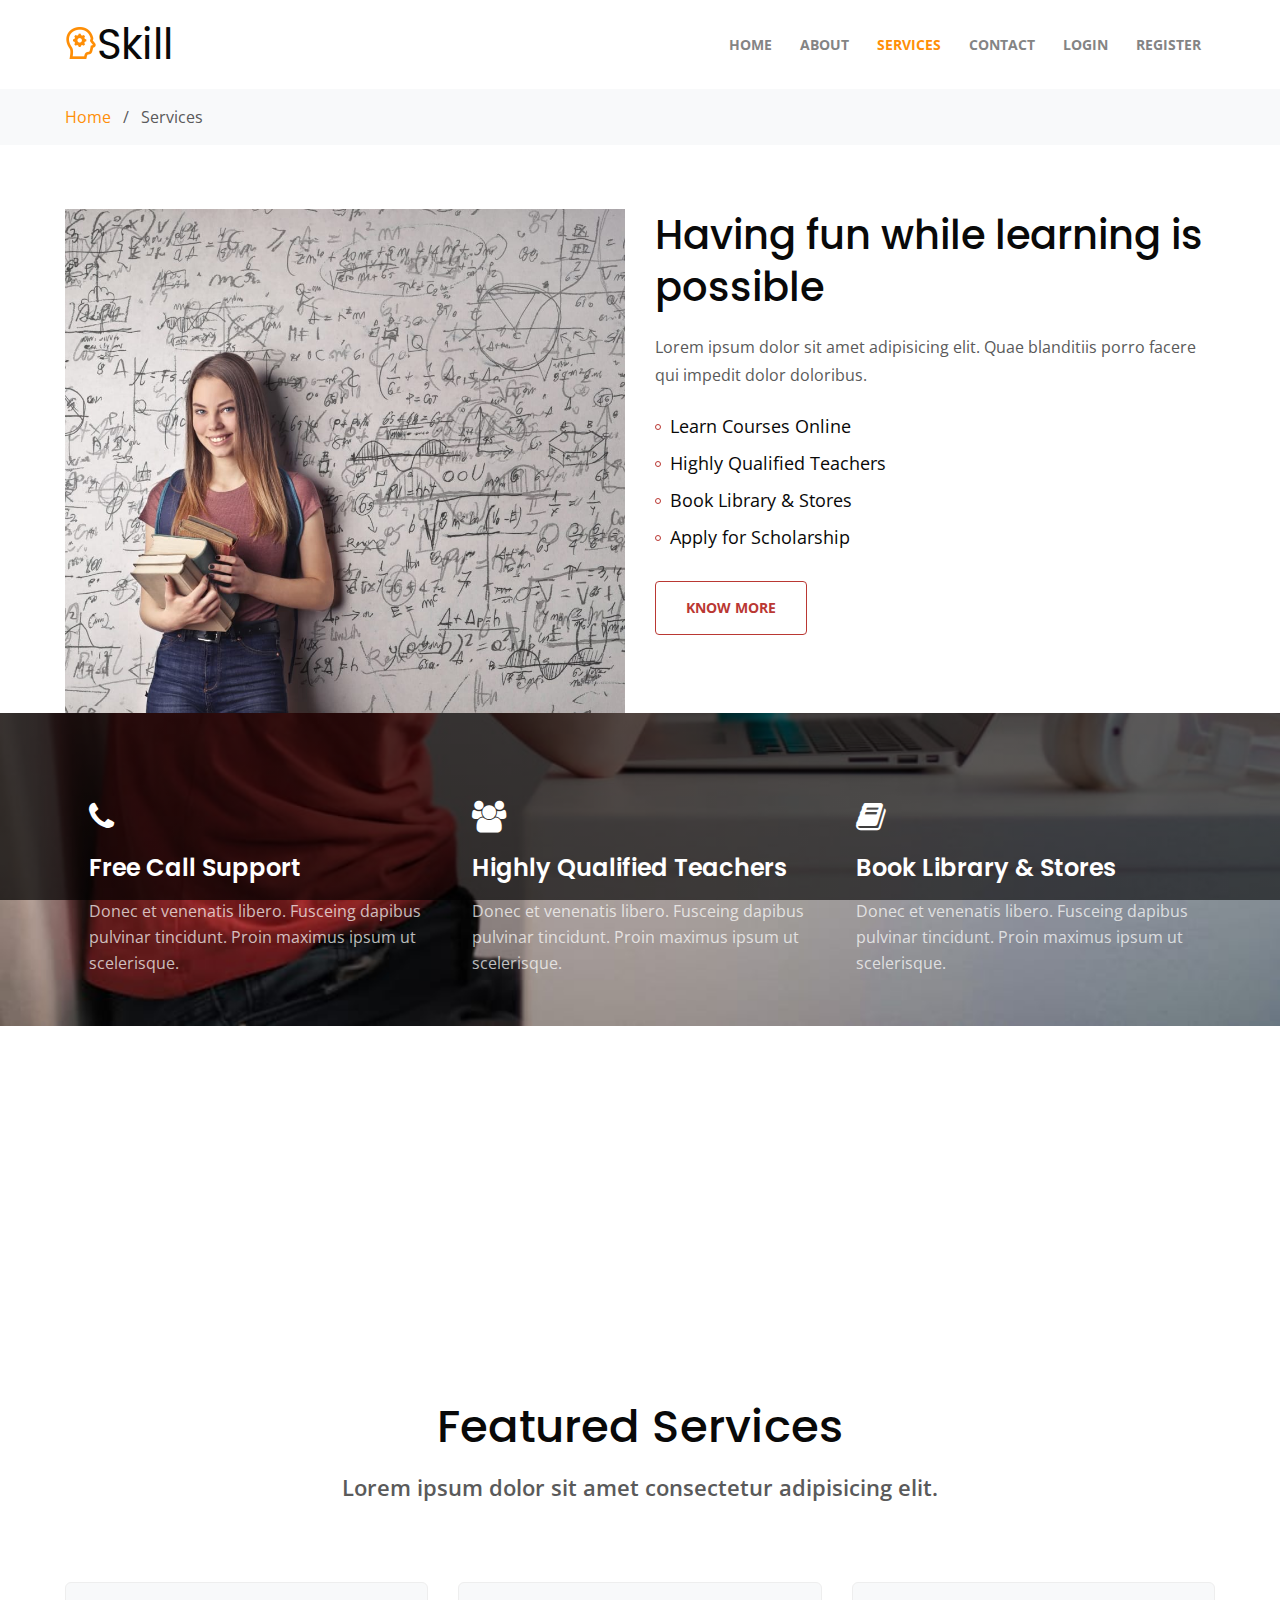
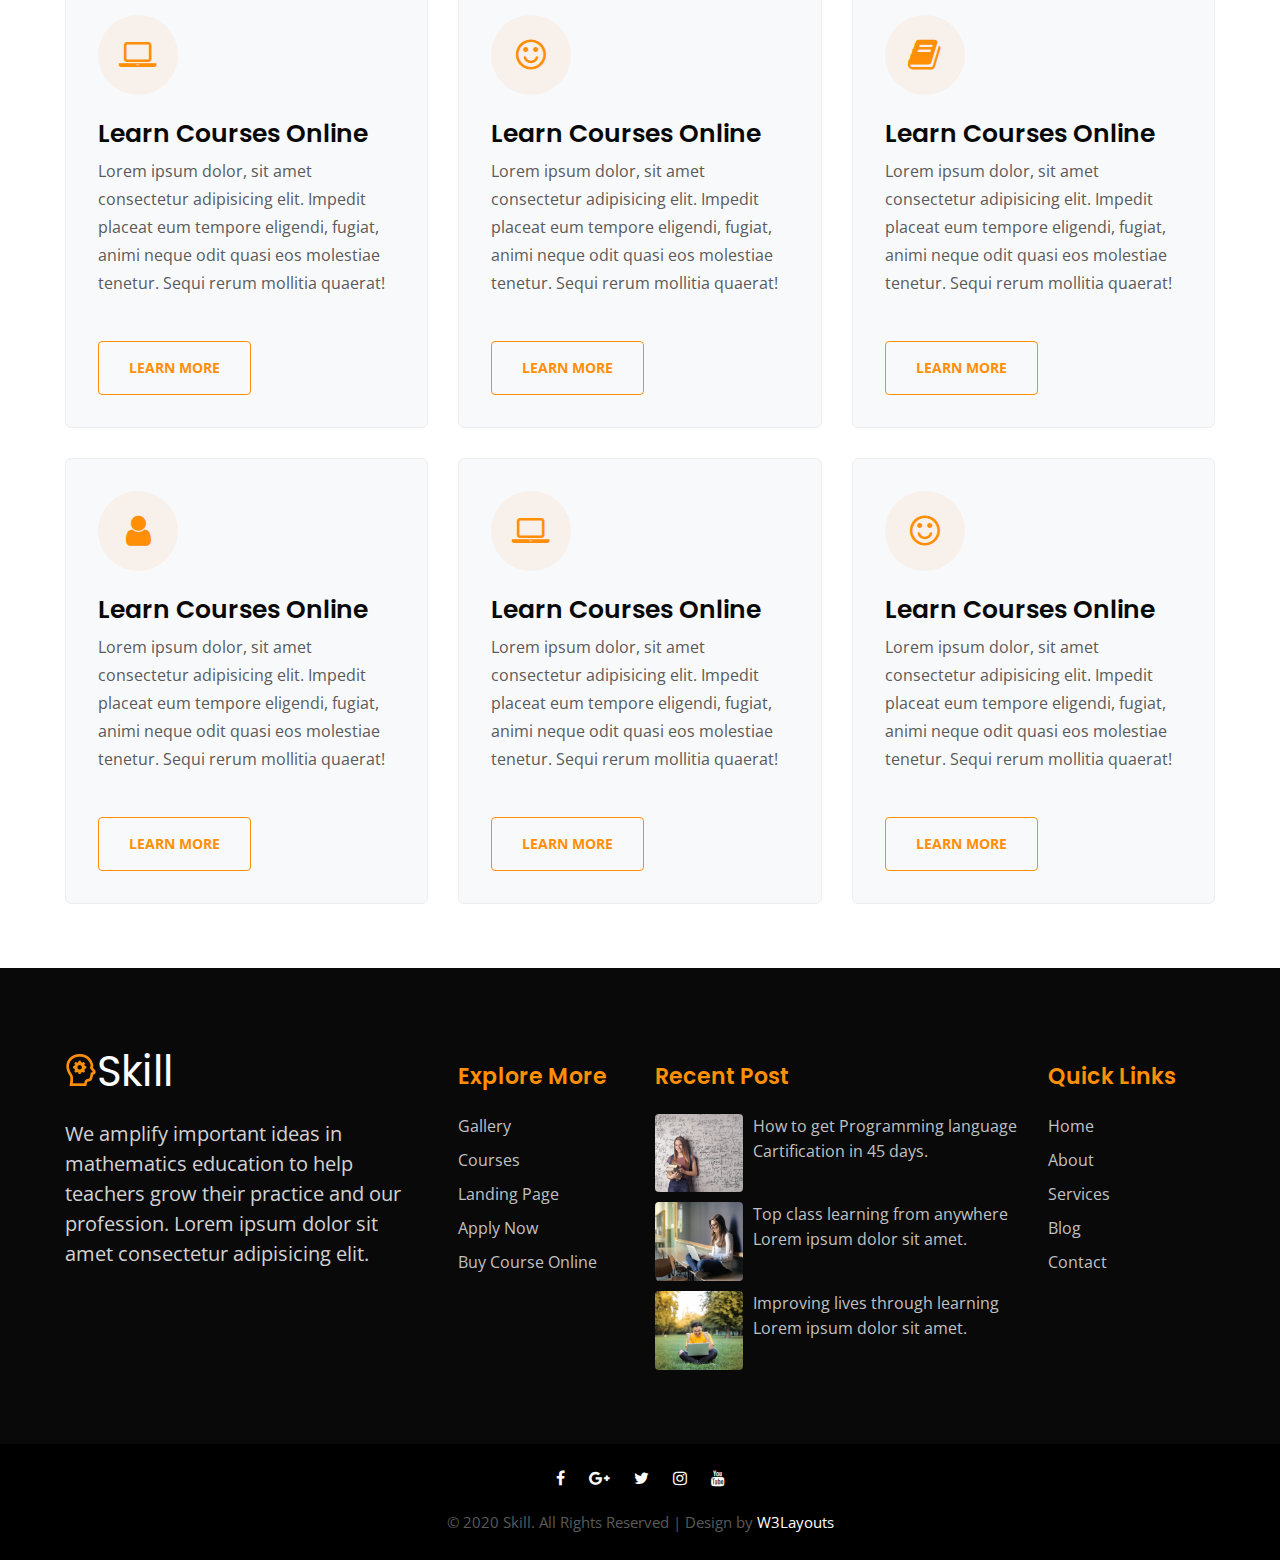
<file: services.html>
<!--
Author: W3layouts
Author URL: http://w3layouts.com
-->
<!doctype html>
<html lang="en">
  <head>
    <!-- Required meta tags -->
    <meta charset="utf-8">
    <meta name="viewport" content="width=device-width, initial-scale=1, shrink-to-fit=no">

    <title>Skill an Education Category Bootstrap Responsive Website Template - Services :: W3Layouts</title>

    <!-- Google fonts -->
    <link href="//fonts.googleapis.com/css?family=Poppins:100,200,300,400,500,600,700,800,900&display=swap" rel="stylesheet">
    <link href="//fonts.googleapis.com/css?family=Open+Sans:300,400,600,700,800&display=swap" rel="stylesheet">

    <!-- Template CSS -->
    <link rel="stylesheet" href="assets/css/style-starter.css">
  </head>
  <body>
<!-- header -->
<header class="w3l-header">
	<div class="hero-header-11">
		<div class="hero-header-11-content">
			<div class="container">
				<nav class="navbar navbar-expand-lg navbar-light py-md-2 py-0 px-0">
					<a class="navbar-brand" href="index.html"><img src="assets/images/logo-icon.png" alt="" />Skill</a>
					<!-- if logo is image enable this   
				<a class="navbar-brand" href="#index.html">
						<img src="image-path" alt="Your logo" title="Your logo" style="height:35px;" />
				</a> -->
					<button class="navbar-toggler collapsed" type="button" data-toggle="collapse" data-target="#navbarSupportedContent"
						aria-controls="navbarSupportedContent" aria-expanded="false" aria-label="Toggle navigation">
						<span class="navbar-toggler-icon fa icon-expand fa-bars"></span>
						<span class="navbar-toggler-icon fa icon-close fa-times"></span>
					</button>

					<div class="collapse navbar-collapse" id="navbarSupportedContent">
						<ul class="navbar-nav ml-auto">
							<li class="nav-item @@home-active">
								<a class="nav-link" href="index.html">Home <span class="sr-only">(current)</span></a>
							</li>
							<li class="nav-item @@about-active">
								<a class="nav-link" href="about.html">About</a>
							</li>
							<li class="nav-item active">
								<a class="nav-link" href="services.html">Services</a>
							</li>
							<li class="nav-item @@contact-active">
								<a class="nav-link" href="contact.html">Contact</a>
							</li>
              <li class="nav-item @@contact-active">
								<a class="nav-link" href="login.html">Login</a>
							</li>
              <li class="nav-item @@register-active">
								<a class="nav-link" href="register.html">Register</a>
							</li>
						</ul>
					</div>
				</nav>
			</div>
		</div>
	</div>
</header>
<!-- //header -->
<!-- breadcrum -->
<section class="w3l-skill-breadcrum">
  <div class="breadcrum">
    <div class="container">
      <p><a href="index.html">Home</a> &nbsp; / &nbsp; Services</p>
    </div>
  </div>
</section>
<!-- //breadcrum -->
<!--  servcies section -->
  <div class="w3l-services1 pt-5" id="services">
    <div class="container pt-lg-3">
      <div class="aboutgrids row">
        <div class="col-lg-6 aboutgrid2">
          <img src="assets/images/g1.jpg" alt="about image" class="img-fluid" />
        </div>
        <div class="col-lg-6 aboutgrid1 my-lg-0 my-5">
          <h4>Having fun while learning is possible</h4>
          <p>Lorem ipsum dolor sit amet adipisicing elit. Quae blanditiis porro facere qui
            impedit dolor doloribus.</p>
          <ul class="services-list mt-4">
            <li>Learn Courses Online</li>
            <li>Highly Qualified Teachers</li>
            <li>Book Library & Stores</li>
            <li>Apply for Scholarship</li>
          </ul>

          <a href="contact.html" class="btn btn-outline-secondary theme-button">Know More</a>
        </div>
      </div>
    </div>

    <div class="aboutbottom py-5">
      <div class="container py-lg-3">
        <div class="bottomgrids row no-gutters">
          <div class="col-lg-4 col-md-6 bottomgrid1 mt-lg-0 mt-0">
            <span class="fa fa-phone"></span>
            <h4><a class="service-title" href="#url">Free Call Support</a></h4>
            <p class="service-text">Donec et venenatis libero. Fusceing dapibus pulvinar tincidunt. Proin
              maximus ipsum ut scelerisque.</p>
          </div>
          <div class="col-lg-4 col-md-6 bottomgrid1 mt-md-0 mt-5">
            <span class="fa fa-users"></span>
            <h4><a class="service-title" href="#url">Highly Qualified Teachers</a></h4>
            <p class="service-text">Donec et venenatis libero. Fusceing dapibus pulvinar tincidunt. Proin
              maximus ipsum ut scelerisque.</p>
          </div>
          <div class="col-lg-4 col-md-6 bottomgrid1 mt-lg-0 mt-5">
            <span class="fa fa-book"></span>
            <h4><a class="service-title" href="#url">Book Library & Stores</a></h4>
            <p class="service-text">Donec et venenatis libero. Fusceing dapibus pulvinar tincidunt. Proin
              maximus ipsum ut scelerisque.</p>
          </div>
          <div class="col-lg-4 col-md-6 bottomgrid1 mt-5">
            <span class="fa fa-smile-o"></span>
            <h4><a class="service-title" href="#url">The best discount</a></h4>
            <p class="service-text">Donec et venenatis libero. Fusceing dapibus pulvinar tincidunt. Proin
              maximus ipsum ut scelerisque.</p>
          </div>
          <div class="col-lg-4 col-md-6 bottomgrid1 mt-5">
            <span class="fa fa-laptop"></span>
            <h4><a class="service-title" href="#url">Learn Courses Online</a></h4>
            <p class="service-text">Donec et venenatis libero. Fusceing dapibus pulvinar tincidunt. Proin
              maximus ipsum ut scelerisque.</p>
          </div>
          <div class="col-lg-4 col-md-6 bottomgrid1 mt-5">
            <span class="fa fa-phone"></span>
            <h4><a class="service-title" href="#url">Free Call Support</a></h4>
            <p class="service-text">Donec et venenatis libero. Fusceing dapibus pulvinar tincidunt. Proin
              maximus ipsum ut scelerisque.</p>
          </div>
          <div class="clearfix"> </div>
        </div>
      </div>
    </div>
  </div>
  <!--  //servcies section -->
<section class="w3l-services2">
  <div class="feature-16-main py-5">
    <div class="container py-lg-3">
      <div class="header-section text-center">
        <h3>Featured Services</h3>
        <p class="mt-3 mb-5">Lorem ipsum dolor sit amet consectetur adipisicing elit.</p>
      </div>
      <div class="features-grids">
        <div class="row">
          <div class="col-lg-4 col-md-6 featured-service">
            <div class="feature-16-gd">
              <div class="icon">
                <span class="fa fa-laptop" aria-hidden="true"></span>
              </div>
              <div class="feature-16-gd-info">
                <h4 class="mt-4 mb-2"><a href="#url">Learn Courses Online</a></h4>
                <p>Lorem ipsum dolor, sit amet consectetur adipisicing elit. Impedit placeat eum tempore eligendi, fugiat, animi neque odit quasi eos molestiae tenetur. Sequi rerum mollitia quaerat!</p>
                <a href="#url" class="btn btn-outline-primary theme-button mt-4">Learn more</a>
              </div>
            </div>
          </div>
          <div class="col-lg-4 col-md-6 featured-service">
            <div class="feature-16-gd">
              <div class="icon">
                <span class="fa fa-smile-o" aria-hidden="true"></span>
              </div>
              <div class="feature-16-gd-info">
                <h4 class="mt-4 mb-2"><a href="#url">Learn Courses Online</a></h4>
                <p>Lorem ipsum dolor, sit amet consectetur adipisicing elit. Impedit placeat eum tempore eligendi, fugiat, animi neque odit quasi eos molestiae tenetur. Sequi rerum mollitia quaerat!</p>
                <a href="#url" class="btn btn-outline-primary theme-button mt-4">Learn more</a>
              </div>
            </div>
          </div>
          <div class="col-lg-4 col-md-6 featured-service">
            <div class="feature-16-gd">
              <div class="icon">
                <span class="fa fa-book" aria-hidden="true"></span>
              </div>
              <div class="feature-16-gd-info">
                <h4 class="mt-4 mb-2"><a href="#url">Learn Courses Online</a></h4>
                <p>Lorem ipsum dolor, sit amet consectetur adipisicing elit. Impedit placeat eum tempore eligendi, fugiat, animi neque odit quasi eos molestiae tenetur. Sequi rerum mollitia quaerat!</p>
                <a href="#url" class="btn btn-outline-primary theme-button mt-4">Learn more</a>
              </div>
            </div>
          </div>
          <div class="col-lg-4 col-md-6 featured-service">
            <div class="feature-16-gd">
              <div class="icon">
                <span class="fa fa-user" aria-hidden="true"></span>
              </div>
              <div class="feature-16-gd-info">
                <h4 class="mt-4 mb-2"><a href="#url">Learn Courses Online</a></h4>
                <p>Lorem ipsum dolor, sit amet consectetur adipisicing elit. Impedit placeat eum tempore eligendi, fugiat, animi neque odit quasi eos molestiae tenetur. Sequi rerum mollitia quaerat!</p>
                <a href="#url" class="btn btn-outline-primary theme-button mt-4">Learn more</a>
              </div>
            </div>
          </div>
          <div class="col-lg-4 col-md-6 featured-service">
            <div class="feature-16-gd">
              <div class="icon">
                <span class="fa fa-laptop" aria-hidden="true"></span>
              </div>
              <div class="feature-16-gd-info">
                <h4 class="mt-4 mb-2"><a href="#url">Learn Courses Online</a></h4>
                <p>Lorem ipsum dolor, sit amet consectetur adipisicing elit. Impedit placeat eum tempore eligendi, fugiat, animi neque odit quasi eos molestiae tenetur. Sequi rerum mollitia quaerat!</p>
                <a href="#url" class="btn btn-outline-primary theme-button mt-4">Learn more</a>
              </div>
            </div>
          </div>
          <div class="col-lg-4 col-md-6 featured-service">
            <div class="feature-16-gd">
              <div class="icon">
                <span class="fa fa-smile-o" aria-hidden="true"></span>
              </div>
              <div class="feature-16-gd-info">
                <h4 class="mt-4 mb-2"><a href="#url">Learn Courses Online</a></h4>
                <p>Lorem ipsum dolor, sit amet consectetur adipisicing elit. Impedit placeat eum tempore eligendi, fugiat, animi neque odit quasi eos molestiae tenetur. Sequi rerum mollitia quaerat!</p>
                <a href="#url" class="btn btn-outline-primary theme-button mt-4">Learn more</a>
              </div>
            </div>
          </div>
        </div>
      </div>
    </div>
  </div>
</section>
   <!-- footer -->
   <footer class="w3l-footer-29-main" id="footer">
     <div class="footer-29 py-5">
       <div class="container pb-lg-3">
         <div class="row footer-top-29">
           <div class="col-lg-4 col-md-6 footer-list-29 footer-1 mt-md-4">
             <a class="footer-logo mb-md-3 mb-2" href="#url"><img src="assets/images/logo-icon.png" alt="" />Skill</a>
             <p>We amplify important ideas in mathematics education to help teachers grow their practice and our profession. Lorem ipsum dolor sit
               amet consectetur adipisicing elit.</p>
           </div>
           <div class="col-lg-2 col-md-6 footer-list-29 footer-2 mt-5">
            <h6 class="footer-title-29">Explore More</h6>
             <ul>
               <li><a href="#gallery.html">Gallery</a></li>
               <li><a href="#courses.html">Courses</a></li>
               <li><a href="#landing-single.html">Landing Page</a></li>
               <li><a href="#signup.html">Apply Now</a></li>
               <li><a href="contact.html">Buy Course Online</a></li>
             </ul>
           </div>
           <div class="col-lg-4 col-md-6 footer-list-29 footer-3 mt-5">
             <div class="properties">
               <h6 class="footer-title-29">Recent Post</h6>
               <a class="d-grid twitter-feed" href="#blog-single.html">
                 <img src="assets/images/g1.jpg" class="img-fluid rounded" alt="">
                 <p>How to get Programming language Cartification in 45 days.</p>
               </a>
               <a class="d-grid twitter-feed" href="#blog-single.html">
                 <img src="assets/images/g2.jpg" class="img-fluid rounded" alt="">
                 <p>Top class learning from anywhere Lorem ipsum dolor sit amet.</p>
               </a>
               <a class="d-grid twitter-feed" href="#blog-single.html">
                 <img src="assets/images/g3.jpg" class="img-fluid rounded" alt="">
                 <p>Improving lives through learning Lorem ipsum dolor sit amet.</p>
               </a>
             </div>
           </div>
           <div class="col-lg-2 col-md-6 footer-list-29 footer-4 mt-5">
            <h6 class="footer-title-29">Quick Links</h6>
             <ul>
               <li><a href="index.html">Home</a></li>
               <li><a href="about.html">About</a></li>
               <li><a href="services.html">Services</a></li>
               <li><a href="#blog.html"> Blog</a></li>
               <li><a href="contact.html">Contact</a></li>
             </ul>
           </div>
         </div>
       </div>
     </div>
     <div id="footers14-block" class="py-3">
       <div class="container">
         <div class="footers14-bottom text-center">
           <div class="social">
             <a href="#facebook" class="facebook"><span class="fa fa-facebook" aria-hidden="true"></span></a>
             <a href="#google" class="google"><span class="fa fa-google-plus" aria-hidden="true"></span></a>
             <a href="#twitter" class="twitter"><span class="fa fa-twitter" aria-hidden="true"></span></a>
             <a href="#instagram" class="instagram"><span class="fa fa-instagram" aria-hidden="true"></span></a>
             <a href="#youtube" class="youtube"><span class="fa fa-youtube" aria-hidden="true"></span></a>
           </div>
           <div class="copyright mt-1">
             <p>&copy; 2020 Skill. All Rights Reserved | Design by <a href="https://w3layouts.com/">W3Layouts</a></p>
           </div>
         </div>
       </div>
     </div>

     <!-- move top -->
     <button onclick="topFunction()" id="movetop" title="Go to top">
       <span class="fa fa-angle-up" aria-hidden="true"></span>
     </button>
     <script>
       // When the user scrolls down 20px from the top of the document, show the button
       window.onscroll = function () {
         scrollFunction()
       };

       function scrollFunction() {
         if (document.body.scrollTop > 20 || document.documentElement.scrollTop > 20) {
           document.getElementById("movetop").style.display = "block";
         } else {
           document.getElementById("movetop").style.display = "none";
         }
       }

       // When the user clicks on the button, scroll to the top of the document
       function topFunction() {
         document.body.scrollTop = 0;
         document.documentElement.scrollTop = 0;
       }
     </script>
     <!-- /move top -->

   </footer>
   <!-- Footer -->

   <!-- jQuery and Bootstrap JS -->
   <script src="assets/js/jquery-3.3.1.min.js"></script>
   <script src="assets/js/bootstrap.min.js"></script>

   <!-- Template JavaScript -->

   <!-- stats number counter-->
   <script src="assets/js/jquery.waypoints.min.js"></script>
   <script src="assets/js/jquery.countup.js"></script>
   <script>
     $('.counter').countUp();
   </script>
   <!-- //stats number counter -->


   <!-- testimonials owlcarousel -->
   <script src="assets/js/owl.carousel.js"></script>

   <!-- script for owlcarousel -->
   <script>
     $(document).ready(function () {
       $('.owl-one').owlCarousel({
         loop: true,
         margin: 0,
         nav: false,
         responsiveClass: true,
         autoplay: false,
         autoplayTimeout: 5000,
         autoplaySpeed: 1000,
         autoplayHoverPause: false,
         responsive: {
           0: {
             items: 1,
             nav: false
           },
           480: {
             items: 1,
             nav: false
           },
           667: {
             items: 1,
             nav: false
           },
           1000: {
             items: 1,
             nav: false
           }
         }
       })
     })
   </script>
   <!-- //script for owlcarousel -->
   <!-- //testimonials owlcarousel -->

   <!-- script for courses -->
   <script>
     $(document).ready(function () {
       $('.owl-two').owlCarousel({
         loop: true,
         margin: 30,
         nav: false,
         responsiveClass: true,
         autoplay: false,
         autoplayTimeout: 5000,
         autoplaySpeed: 1000,
         autoplayHoverPause: false,
         responsive: {
           0: {
             items: 1,
             nav: false
           },
           480: {
             items: 1,
             nav: false
           },
           667: {
             items: 2,
             nav: false
           },
           1000: {
             items: 3,
             nav: false
           }
         }
       })
     })
   </script>
   <!-- //script for courses -->

   <!-- disable body scroll which navbar is in active -->
   <script>
     $(function () {
       $('.navbar-toggler').click(function () {
         $('body').toggleClass('noscroll');
       })
     });
   </script>
   <!-- disable body scroll which navbar is in active -->

   </body>

   </html>
</file>
<file: assets/css/style-starter.css>
/* 
Author: W3layouts
Author URL: http://w3layouts.com
 */
@charset "UTF-8";
/*!
 *  Font Awesome 4.7.0 by @davegandy - http://fontawesome.io - @fontawesome
 *  License - http://fontawesome.io/license (Font: SIL OFL 1.1, CSS: MIT License)
 */
/* FONT PATH
 * -------------------------- */
@font-face {
  font-family: 'FontAwesome';
  src: url("../fonts/fontawesome-webfont.eot?v=4.7.0");
  src: url("../fonts/fontawesome-webfont.eot?#iefix&v=4.7.0") format("embedded-opentype"), url("../fonts/fontawesome-webfont.woff2?v=4.7.0") format("woff2"), url("../fonts/fontawesome-webfont.woff?v=4.7.0") format("woff"), url("../fonts/fontawesome-webfont.ttf?v=4.7.0") format("truetype"), url("../fonts/fontawesome-webfont.svg?v=4.7.0#fontawesomeregular") format("svg");
  font-weight: normal;
  font-style: normal; }

.fa {
  display: inline-block;
  font: normal normal normal 14px/1 FontAwesome;
  font-size: inherit;
  text-rendering: auto;
  -webkit-font-smoothing: antialiased;
  -moz-osx-font-smoothing: grayscale; }

/* makes the font 33% larger relative to the icon container */
.fa-lg {
  font-size: 1.33333em;
  line-height: 0.75em;
  vertical-align: -15%; }

.fa-2x {
  font-size: 2em; }

.fa-3x {
  font-size: 3em; }

.fa-4x {
  font-size: 4em; }

.fa-5x {
  font-size: 5em; }

.fa-fw {
  width: 1.28571em;
  text-align: center; }

.fa-ul {
  padding-left: 0;
  margin-left: 2.14286em;
  list-style-type: none; }
  .fa-ul > li {
    position: relative; }

.fa-li {
  position: absolute;
  left: -2.14286em;
  width: 2.14286em;
  top: 0.14286em;
  text-align: center; }
  .fa-li.fa-lg {
    left: -1.85714em; }

.fa-border {
  padding: .2em .25em .15em;
  border: solid 0.08em #eee;
  border-radius: .1em; }

.fa-pull-left {
  float: left; }

.fa-pull-right {
  float: right; }

.fa.fa-pull-left {
  margin-right: .3em; }

.fa.fa-pull-right {
  margin-left: .3em; }

/* Deprecated as of 4.4.0 */
.pull-right {
  float: right; }

.pull-left {
  float: left; }

.fa.pull-left {
  margin-right: .3em; }

.fa.pull-right {
  margin-left: .3em; }

.fa-spin {
  -webkit-animation: fa-spin 2s infinite linear;
  animation: fa-spin 2s infinite linear; }

.fa-pulse {
  -webkit-animation: fa-spin 1s infinite steps(8);
  animation: fa-spin 1s infinite steps(8); }

@-webkit-keyframes fa-spin {
  0% {
    transform: rotate(0deg); }
  100% {
    transform: rotate(359deg); } }

@keyframes fa-spin {
  0% {
    transform: rotate(0deg); }
  100% {
    transform: rotate(359deg); } }

.fa-rotate-90 {
  -ms-filter: "progid:DXImageTransform.Microsoft.BasicImage(rotation=1)";
  transform: rotate(90deg); }

.fa-rotate-180 {
  -ms-filter: "progid:DXImageTransform.Microsoft.BasicImage(rotation=2)";
  transform: rotate(180deg); }

.fa-rotate-270 {
  -ms-filter: "progid:DXImageTransform.Microsoft.BasicImage(rotation=3)";
  transform: rotate(270deg); }

.fa-flip-horizontal {
  -ms-filter: "progid:DXImageTransform.Microsoft.BasicImage(rotation=0, mirror=1)";
  transform: scale(-1, 1); }

.fa-flip-vertical {
  -ms-filter: "progid:DXImageTransform.Microsoft.BasicImage(rotation=2, mirror=1)";
  transform: scale(1, -1); }

:root .fa-rotate-90,
:root .fa-rotate-180,
:root .fa-rotate-270,
:root .fa-flip-horizontal,
:root .fa-flip-vertical {
  -webkit-filter: none;
          filter: none; }

.fa-stack {
  position: relative;
  display: inline-block;
  width: 2em;
  height: 2em;
  line-height: 2em;
  vertical-align: middle; }

.fa-stack-1x, .fa-stack-2x {
  position: absolute;
  left: 0;
  width: 100%;
  text-align: center; }

.fa-stack-1x {
  line-height: inherit; }

.fa-stack-2x {
  font-size: 2em; }

.fa-inverse {
  color: #fff; }

/* Font Awesome uses the Unicode Private Use Area (PUA) to ensure screen
   readers do not read off random characters that represent icons */
.fa-glass:before {
  content: ""; }

.fa-music:before {
  content: ""; }

.fa-search:before {
  content: ""; }

.fa-envelope-o:before {
  content: ""; }

.fa-heart:before {
  content: ""; }

.fa-star:before {
  content: ""; }

.fa-star-o:before {
  content: ""; }

.fa-user:before {
  content: ""; }

.fa-film:before {
  content: ""; }

.fa-th-large:before {
  content: ""; }

.fa-th:before {
  content: ""; }

.fa-th-list:before {
  content: ""; }

.fa-check:before {
  content: ""; }

.fa-remove:before,
.fa-close:before,
.fa-times:before {
  content: ""; }

.fa-search-plus:before {
  content: ""; }

.fa-search-minus:before {
  content: ""; }

.fa-power-off:before {
  content: ""; }

.fa-signal:before {
  content: ""; }

.fa-gear:before,
.fa-cog:before {
  content: ""; }

.fa-trash-o:before {
  content: ""; }

.fa-home:before {
  content: ""; }

.fa-file-o:before {
  content: ""; }

.fa-clock-o:before {
  content: ""; }

.fa-road:before {
  content: ""; }

.fa-download:before {
  content: ""; }

.fa-arrow-circle-o-down:before {
  content: ""; }

.fa-arrow-circle-o-up:before {
  content: ""; }

.fa-inbox:before {
  content: ""; }

.fa-play-circle-o:before {
  content: ""; }

.fa-rotate-right:before,
.fa-repeat:before {
  content: ""; }

.fa-refresh:before {
  content: ""; }

.fa-list-alt:before {
  content: ""; }

.fa-lock:before {
  content: ""; }

.fa-flag:before {
  content: ""; }

.fa-headphones:before {
  content: ""; }

.fa-volume-off:before {
  content: ""; }

.fa-volume-down:before {
  content: ""; }

.fa-volume-up:before {
  content: ""; }

.fa-qrcode:before {
  content: ""; }

.fa-barcode:before {
  content: ""; }

.fa-tag:before {
  content: ""; }

.fa-tags:before {
  content: ""; }

.fa-book:before {
  content: ""; }

.fa-bookmark:before {
  content: ""; }

.fa-print:before {
  content: ""; }

.fa-camera:before {
  content: ""; }

.fa-font:before {
  content: ""; }

.fa-bold:before {
  content: ""; }

.fa-italic:before {
  content: ""; }

.fa-text-height:before {
  content: ""; }

.fa-text-width:before {
  content: ""; }

.fa-align-left:before {
  content: ""; }

.fa-align-center:before {
  content: ""; }

.fa-align-right:before {
  content: ""; }

.fa-align-justify:before {
  content: ""; }

.fa-list:before {
  content: ""; }

.fa-dedent:before,
.fa-outdent:before {
  content: ""; }

.fa-indent:before {
  content: ""; }

.fa-video-camera:before {
  content: ""; }

.fa-photo:before,
.fa-image:before,
.fa-picture-o:before {
  content: ""; }

.fa-pencil:before {
  content: ""; }

.fa-map-marker:before {
  content: ""; }

.fa-adjust:before {
  content: ""; }

.fa-tint:before {
  content: ""; }

.fa-edit:before,
.fa-pencil-square-o:before {
  content: ""; }

.fa-share-square-o:before {
  content: ""; }

.fa-check-square-o:before {
  content: ""; }

.fa-arrows:before {
  content: ""; }

.fa-step-backward:before {
  content: ""; }

.fa-fast-backward:before {
  content: ""; }

.fa-backward:before {
  content: ""; }

.fa-play:before {
  content: ""; }

.fa-pause:before {
  content: ""; }

.fa-stop:before {
  content: ""; }

.fa-forward:before {
  content: ""; }

.fa-fast-forward:before {
  content: ""; }

.fa-step-forward:before {
  content: ""; }

.fa-eject:before {
  content: ""; }

.fa-chevron-left:before {
  content: ""; }

.fa-chevron-right:before {
  content: ""; }

.fa-plus-circle:before {
  content: ""; }

.fa-minus-circle:before {
  content: ""; }

.fa-times-circle:before {
  content: ""; }

.fa-check-circle:before {
  content: ""; }

.fa-question-circle:before {
  content: ""; }

.fa-info-circle:before {
  content: ""; }

.fa-crosshairs:before {
  content: ""; }

.fa-times-circle-o:before {
  content: ""; }

.fa-check-circle-o:before {
  content: ""; }

.fa-ban:before {
  content: ""; }

.fa-arrow-left:before {
  content: ""; }

.fa-arrow-right:before {
  content: ""; }

.fa-arrow-up:before {
  content: ""; }

.fa-arrow-down:before {
  content: ""; }

.fa-mail-forward:before,
.fa-share:before {
  content: ""; }

.fa-expand:before {
  content: ""; }

.fa-compress:before {
  content: ""; }

.fa-plus:before {
  content: ""; }

.fa-minus:before {
  content: ""; }

.fa-asterisk:before {
  content: ""; }

.fa-exclamation-circle:before {
  content: ""; }

.fa-gift:before {
  content: ""; }

.fa-leaf:before {
  content: ""; }

.fa-fire:before {
  content: ""; }

.fa-eye:before {
  content: ""; }

.fa-eye-slash:before {
  content: ""; }

.fa-warning:before,
.fa-exclamation-triangle:before {
  content: ""; }

.fa-plane:before {
  content: ""; }

.fa-calendar:before {
  content: ""; }

.fa-random:before {
  content: ""; }

.fa-comment:before {
  content: ""; }

.fa-magnet:before {
  content: ""; }

.fa-chevron-up:before {
  content: ""; }

.fa-chevron-down:before {
  content: ""; }

.fa-retweet:before {
  content: ""; }

.fa-shopping-cart:before {
  content: ""; }

.fa-folder:before {
  content: ""; }

.fa-folder-open:before {
  content: ""; }

.fa-arrows-v:before {
  content: ""; }

.fa-arrows-h:before {
  content: ""; }

.fa-bar-chart-o:before,
.fa-bar-chart:before {
  content: ""; }

.fa-twitter-square:before {
  content: ""; }

.fa-facebook-square:before {
  content: ""; }

.fa-camera-retro:before {
  content: ""; }

.fa-key:before {
  content: ""; }

.fa-gears:before,
.fa-cogs:before {
  content: ""; }

.fa-comments:before {
  content: ""; }

.fa-thumbs-o-up:before {
  content: ""; }

.fa-thumbs-o-down:before {
  content: ""; }

.fa-star-half:before {
  content: ""; }

.fa-heart-o:before {
  content: ""; }

.fa-sign-out:before {
  content: ""; }

.fa-linkedin-square:before {
  content: ""; }

.fa-thumb-tack:before {
  content: ""; }

.fa-external-link:before {
  content: ""; }

.fa-sign-in:before {
  content: ""; }

.fa-trophy:before {
  content: ""; }

.fa-github-square:before {
  content: ""; }

.fa-upload:before {
  content: ""; }

.fa-lemon-o:before {
  content: ""; }

.fa-phone:before {
  content: ""; }

.fa-square-o:before {
  content: ""; }

.fa-bookmark-o:before {
  content: ""; }

.fa-phone-square:before {
  content: ""; }

.fa-twitter:before {
  content: ""; }

.fa-facebook-f:before,
.fa-facebook:before {
  content: ""; }

.fa-github:before {
  content: ""; }

.fa-unlock:before {
  content: ""; }

.fa-credit-card:before {
  content: ""; }

.fa-feed:before,
.fa-rss:before {
  content: ""; }

.fa-hdd-o:before {
  content: ""; }

.fa-bullhorn:before {
  content: ""; }

.fa-bell:before {
  content: ""; }

.fa-certificate:before {
  content: ""; }

.fa-hand-o-right:before {
  content: ""; }

.fa-hand-o-left:before {
  content: ""; }

.fa-hand-o-up:before {
  content: ""; }

.fa-hand-o-down:before {
  content: ""; }

.fa-arrow-circle-left:before {
  content: ""; }

.fa-arrow-circle-right:before {
  content: ""; }

.fa-arrow-circle-up:before {
  content: ""; }

.fa-arrow-circle-down:before {
  content: ""; }

.fa-globe:before {
  content: ""; }

.fa-wrench:before {
  content: ""; }

.fa-tasks:before {
  content: ""; }

.fa-filter:before {
  content: ""; }

.fa-briefcase:before {
  content: ""; }

.fa-arrows-alt:before {
  content: ""; }

.fa-group:before,
.fa-users:before {
  content: ""; }

.fa-chain:before,
.fa-link:before {
  content: ""; }

.fa-cloud:before {
  content: ""; }

.fa-flask:before {
  content: ""; }

.fa-cut:before,
.fa-scissors:before {
  content: ""; }

.fa-copy:before,
.fa-files-o:before {
  content: ""; }

.fa-paperclip:before {
  content: ""; }

.fa-save:before,
.fa-floppy-o:before {
  content: ""; }

.fa-square:before {
  content: ""; }

.fa-navicon:before,
.fa-reorder:before,
.fa-bars:before {
  content: ""; }

.fa-list-ul:before {
  content: ""; }

.fa-list-ol:before {
  content: ""; }

.fa-strikethrough:before {
  content: ""; }

.fa-underline:before {
  content: ""; }

.fa-table:before {
  content: ""; }

.fa-magic:before {
  content: ""; }

.fa-truck:before {
  content: ""; }

.fa-pinterest:before {
  content: ""; }

.fa-pinterest-square:before {
  content: ""; }

.fa-google-plus-square:before {
  content: ""; }

.fa-google-plus:before {
  content: ""; }

.fa-money:before {
  content: ""; }

.fa-caret-down:before {
  content: ""; }

.fa-caret-up:before {
  content: ""; }

.fa-caret-left:before {
  content: ""; }

.fa-caret-right:before {
  content: ""; }

.fa-columns:before {
  content: ""; }

.fa-unsorted:before,
.fa-sort:before {
  content: ""; }

.fa-sort-down:before,
.fa-sort-desc:before {
  content: ""; }

.fa-sort-up:before,
.fa-sort-asc:before {
  content: ""; }

.fa-envelope:before {
  content: ""; }

.fa-linkedin:before {
  content: ""; }

.fa-rotate-left:before,
.fa-undo:before {
  content: ""; }

.fa-legal:before,
.fa-gavel:before {
  content: ""; }

.fa-dashboard:before,
.fa-tachometer:before {
  content: ""; }

.fa-comment-o:before {
  content: ""; }

.fa-comments-o:before {
  content: ""; }

.fa-flash:before,
.fa-bolt:before {
  content: ""; }

.fa-sitemap:before {
  content: ""; }

.fa-umbrella:before {
  content: ""; }

.fa-paste:before,
.fa-clipboard:before {
  content: ""; }

.fa-lightbulb-o:before {
  content: ""; }

.fa-exchange:before {
  content: ""; }

.fa-cloud-download:before {
  content: ""; }

.fa-cloud-upload:before {
  content: ""; }

.fa-user-md:before {
  content: ""; }

.fa-stethoscope:before {
  content: ""; }

.fa-suitcase:before {
  content: ""; }

.fa-bell-o:before {
  content: ""; }

.fa-coffee:before {
  content: ""; }

.fa-cutlery:before {
  content: ""; }

.fa-file-text-o:before {
  content: ""; }

.fa-building-o:before {
  content: ""; }

.fa-hospital-o:before {
  content: ""; }

.fa-ambulance:before {
  content: ""; }

.fa-medkit:before {
  content: ""; }

.fa-fighter-jet:before {
  content: ""; }

.fa-beer:before {
  content: ""; }

.fa-h-square:before {
  content: ""; }

.fa-plus-square:before {
  content: ""; }

.fa-angle-double-left:before {
  content: ""; }

.fa-angle-double-right:before {
  content: ""; }

.fa-angle-double-up:before {
  content: ""; }

.fa-angle-double-down:before {
  content: ""; }

.fa-angle-left:before {
  content: ""; }

.fa-angle-right:before {
  content: ""; }

.fa-angle-up:before {
  content: ""; }

.fa-angle-down:before {
  content: ""; }

.fa-desktop:before {
  content: ""; }

.fa-laptop:before {
  content: ""; }

.fa-tablet:before {
  content: ""; }

.fa-mobile-phone:before,
.fa-mobile:before {
  content: ""; }

.fa-circle-o:before {
  content: ""; }

.fa-quote-left:before {
  content: ""; }

.fa-quote-right:before {
  content: ""; }

.fa-spinner:before {
  content: ""; }

.fa-circle:before {
  content: ""; }

.fa-mail-reply:before,
.fa-reply:before {
  content: ""; }

.fa-github-alt:before {
  content: ""; }

.fa-folder-o:before {
  content: ""; }

.fa-folder-open-o:before {
  content: ""; }

.fa-smile-o:before {
  content: ""; }

.fa-frown-o:before {
  content: ""; }

.fa-meh-o:before {
  content: ""; }

.fa-gamepad:before {
  content: ""; }

.fa-keyboard-o:before {
  content: ""; }

.fa-flag-o:before {
  content: ""; }

.fa-flag-checkered:before {
  content: ""; }

.fa-terminal:before {
  content: ""; }

.fa-code:before {
  content: ""; }

.fa-mail-reply-all:before,
.fa-reply-all:before {
  content: ""; }

.fa-star-half-empty:before,
.fa-star-half-full:before,
.fa-star-half-o:before {
  content: ""; }

.fa-location-arrow:before {
  content: ""; }

.fa-crop:before {
  content: ""; }

.fa-code-fork:before {
  content: ""; }

.fa-unlink:before,
.fa-chain-broken:before {
  content: ""; }

.fa-question:before {
  content: ""; }

.fa-info:before {
  content: ""; }

.fa-exclamation:before {
  content: ""; }

.fa-superscript:before {
  content: ""; }

.fa-subscript:before {
  content: ""; }

.fa-eraser:before {
  content: ""; }

.fa-puzzle-piece:before {
  content: ""; }

.fa-microphone:before {
  content: ""; }

.fa-microphone-slash:before {
  content: ""; }

.fa-shield:before {
  content: ""; }

.fa-calendar-o:before {
  content: ""; }

.fa-fire-extinguisher:before {
  content: ""; }

.fa-rocket:before {
  content: ""; }

.fa-maxcdn:before {
  content: ""; }

.fa-chevron-circle-left:before {
  content: ""; }

.fa-chevron-circle-right:before {
  content: ""; }

.fa-chevron-circle-up:before {
  content: ""; }

.fa-chevron-circle-down:before {
  content: ""; }

.fa-html5:before {
  content: ""; }

.fa-css3:before {
  content: ""; }

.fa-anchor:before {
  content: ""; }

.fa-unlock-alt:before {
  content: ""; }

.fa-bullseye:before {
  content: ""; }

.fa-ellipsis-h:before {
  content: ""; }

.fa-ellipsis-v:before {
  content: ""; }

.fa-rss-square:before {
  content: ""; }

.fa-play-circle:before {
  content: ""; }

.fa-ticket:before {
  content: ""; }

.fa-minus-square:before {
  content: ""; }

.fa-minus-square-o:before {
  content: ""; }

.fa-level-up:before {
  content: ""; }

.fa-level-down:before {
  content: ""; }

.fa-check-square:before {
  content: ""; }

.fa-pencil-square:before {
  content: ""; }

.fa-external-link-square:before {
  content: ""; }

.fa-share-square:before {
  content: ""; }

.fa-compass:before {
  content: ""; }

.fa-toggle-down:before,
.fa-caret-square-o-down:before {
  content: ""; }

.fa-toggle-up:before,
.fa-caret-square-o-up:before {
  content: ""; }

.fa-toggle-right:before,
.fa-caret-square-o-right:before {
  content: ""; }

.fa-euro:before,
.fa-eur:before {
  content: ""; }

.fa-gbp:before {
  content: ""; }

.fa-dollar:before,
.fa-usd:before {
  content: ""; }

.fa-rupee:before,
.fa-inr:before {
  content: ""; }

.fa-cny:before,
.fa-rmb:before,
.fa-yen:before,
.fa-jpy:before {
  content: ""; }

.fa-ruble:before,
.fa-rouble:before,
.fa-rub:before {
  content: ""; }

.fa-won:before,
.fa-krw:before {
  content: ""; }

.fa-bitcoin:before,
.fa-btc:before {
  content: ""; }

.fa-file:before {
  content: ""; }

.fa-file-text:before {
  content: ""; }

.fa-sort-alpha-asc:before {
  content: ""; }

.fa-sort-alpha-desc:before {
  content: ""; }

.fa-sort-amount-asc:before {
  content: ""; }

.fa-sort-amount-desc:before {
  content: ""; }

.fa-sort-numeric-asc:before {
  content: ""; }

.fa-sort-numeric-desc:before {
  content: ""; }

.fa-thumbs-up:before {
  content: ""; }

.fa-thumbs-down:before {
  content: ""; }

.fa-youtube-square:before {
  content: ""; }

.fa-youtube:before {
  content: ""; }

.fa-xing:before {
  content: ""; }

.fa-xing-square:before {
  content: ""; }

.fa-youtube-play:before {
  content: ""; }

.fa-dropbox:before {
  content: ""; }

.fa-stack-overflow:before {
  content: ""; }

.fa-instagram:before {
  content: ""; }

.fa-flickr:before {
  content: ""; }

.fa-adn:before {
  content: ""; }

.fa-bitbucket:before {
  content: ""; }

.fa-bitbucket-square:before {
  content: ""; }

.fa-tumblr:before {
  content: ""; }

.fa-tumblr-square:before {
  content: ""; }

.fa-long-arrow-down:before {
  content: ""; }

.fa-long-arrow-up:before {
  content: ""; }

.fa-long-arrow-left:before {
  content: ""; }

.fa-long-arrow-right:before {
  content: ""; }

.fa-apple:before {
  content: ""; }

.fa-windows:before {
  content: ""; }

.fa-android:before {
  content: ""; }

.fa-linux:before {
  content: ""; }

.fa-dribbble:before {
  content: ""; }

.fa-skype:before {
  content: ""; }

.fa-foursquare:before {
  content: ""; }

.fa-trello:before {
  content: ""; }

.fa-female:before {
  content: ""; }

.fa-male:before {
  content: ""; }

.fa-gittip:before,
.fa-gratipay:before {
  content: ""; }

.fa-sun-o:before {
  content: ""; }

.fa-moon-o:before {
  content: ""; }

.fa-archive:before {
  content: ""; }

.fa-bug:before {
  content: ""; }

.fa-vk:before {
  content: ""; }

.fa-weibo:before {
  content: ""; }

.fa-renren:before {
  content: ""; }

.fa-pagelines:before {
  content: ""; }

.fa-stack-exchange:before {
  content: ""; }

.fa-arrow-circle-o-right:before {
  content: ""; }

.fa-arrow-circle-o-left:before {
  content: ""; }

.fa-toggle-left:before,
.fa-caret-square-o-left:before {
  content: ""; }

.fa-dot-circle-o:before {
  content: ""; }

.fa-wheelchair:before {
  content: ""; }

.fa-vimeo-square:before {
  content: ""; }

.fa-turkish-lira:before,
.fa-try:before {
  content: ""; }

.fa-plus-square-o:before {
  content: ""; }

.fa-space-shuttle:before {
  content: ""; }

.fa-slack:before {
  content: ""; }

.fa-envelope-square:before {
  content: ""; }

.fa-wordpress:before {
  content: ""; }

.fa-openid:before {
  content: ""; }

.fa-institution:before,
.fa-bank:before,
.fa-university:before {
  content: ""; }

.fa-mortar-board:before,
.fa-graduation-cap:before {
  content: ""; }

.fa-yahoo:before {
  content: ""; }

.fa-google:before {
  content: ""; }

.fa-reddit:before {
  content: ""; }

.fa-reddit-square:before {
  content: ""; }

.fa-stumbleupon-circle:before {
  content: ""; }

.fa-stumbleupon:before {
  content: ""; }

.fa-delicious:before {
  content: ""; }

.fa-digg:before {
  content: ""; }

.fa-pied-piper-pp:before {
  content: ""; }

.fa-pied-piper-alt:before {
  content: ""; }

.fa-drupal:before {
  content: ""; }

.fa-joomla:before {
  content: ""; }

.fa-language:before {
  content: ""; }

.fa-fax:before {
  content: ""; }

.fa-building:before {
  content: ""; }

.fa-child:before {
  content: ""; }

.fa-paw:before {
  content: ""; }

.fa-spoon:before {
  content: ""; }

.fa-cube:before {
  content: ""; }

.fa-cubes:before {
  content: ""; }

.fa-behance:before {
  content: ""; }

.fa-behance-square:before {
  content: ""; }

.fa-steam:before {
  content: ""; }

.fa-steam-square:before {
  content: ""; }

.fa-recycle:before {
  content: ""; }

.fa-automobile:before,
.fa-car:before {
  content: ""; }

.fa-cab:before,
.fa-taxi:before {
  content: ""; }

.fa-tree:before {
  content: ""; }

.fa-spotify:before {
  content: ""; }

.fa-deviantart:before {
  content: ""; }

.fa-soundcloud:before {
  content: ""; }

.fa-database:before {
  content: ""; }

.fa-file-pdf-o:before {
  content: ""; }

.fa-file-word-o:before {
  content: ""; }

.fa-file-excel-o:before {
  content: ""; }

.fa-file-powerpoint-o:before {
  content: ""; }

.fa-file-photo-o:before,
.fa-file-picture-o:before,
.fa-file-image-o:before {
  content: ""; }

.fa-file-zip-o:before,
.fa-file-archive-o:before {
  content: ""; }

.fa-file-sound-o:before,
.fa-file-audio-o:before {
  content: ""; }

.fa-file-movie-o:before,
.fa-file-video-o:before {
  content: ""; }

.fa-file-code-o:before {
  content: ""; }

.fa-vine:before {
  content: ""; }

.fa-codepen:before {
  content: ""; }

.fa-jsfiddle:before {
  content: ""; }

.fa-life-bouy:before,
.fa-life-buoy:before,
.fa-life-saver:before,
.fa-support:before,
.fa-life-ring:before {
  content: ""; }

.fa-circle-o-notch:before {
  content: ""; }

.fa-ra:before,
.fa-resistance:before,
.fa-rebel:before {
  content: ""; }

.fa-ge:before,
.fa-empire:before {
  content: ""; }

.fa-git-square:before {
  content: ""; }

.fa-git:before {
  content: ""; }

.fa-y-combinator-square:before,
.fa-yc-square:before,
.fa-hacker-news:before {
  content: ""; }

.fa-tencent-weibo:before {
  content: ""; }

.fa-qq:before {
  content: ""; }

.fa-wechat:before,
.fa-weixin:before {
  content: ""; }

.fa-send:before,
.fa-paper-plane:before {
  content: ""; }

.fa-send-o:before,
.fa-paper-plane-o:before {
  content: ""; }

.fa-history:before {
  content: ""; }

.fa-circle-thin:before {
  content: ""; }

.fa-header:before {
  content: ""; }

.fa-paragraph:before {
  content: ""; }

.fa-sliders:before {
  content: ""; }

.fa-share-alt:before {
  content: ""; }

.fa-share-alt-square:before {
  content: ""; }

.fa-bomb:before {
  content: ""; }

.fa-soccer-ball-o:before,
.fa-futbol-o:before {
  content: ""; }

.fa-tty:before {
  content: ""; }

.fa-binoculars:before {
  content: ""; }

.fa-plug:before {
  content: ""; }

.fa-slideshare:before {
  content: ""; }

.fa-twitch:before {
  content: ""; }

.fa-yelp:before {
  content: ""; }

.fa-newspaper-o:before {
  content: ""; }

.fa-wifi:before {
  content: ""; }

.fa-calculator:before {
  content: ""; }

.fa-paypal:before {
  content: ""; }

.fa-google-wallet:before {
  content: ""; }

.fa-cc-visa:before {
  content: ""; }

.fa-cc-mastercard:before {
  content: ""; }

.fa-cc-discover:before {
  content: ""; }

.fa-cc-amex:before {
  content: ""; }

.fa-cc-paypal:before {
  content: ""; }

.fa-cc-stripe:before {
  content: ""; }

.fa-bell-slash:before {
  content: ""; }

.fa-bell-slash-o:before {
  content: ""; }

.fa-trash:before {
  content: ""; }

.fa-copyright:before {
  content: ""; }

.fa-at:before {
  content: ""; }

.fa-eyedropper:before {
  content: ""; }

.fa-paint-brush:before {
  content: ""; }

.fa-birthday-cake:before {
  content: ""; }

.fa-area-chart:before {
  content: ""; }

.fa-pie-chart:before {
  content: ""; }

.fa-line-chart:before {
  content: ""; }

.fa-lastfm:before {
  content: ""; }

.fa-lastfm-square:before {
  content: ""; }

.fa-toggle-off:before {
  content: ""; }

.fa-toggle-on:before {
  content: ""; }

.fa-bicycle:before {
  content: ""; }

.fa-bus:before {
  content: ""; }

.fa-ioxhost:before {
  content: ""; }

.fa-angellist:before {
  content: ""; }

.fa-cc:before {
  content: ""; }

.fa-shekel:before,
.fa-sheqel:before,
.fa-ils:before {
  content: ""; }

.fa-meanpath:before {
  content: ""; }

.fa-buysellads:before {
  content: ""; }

.fa-connectdevelop:before {
  content: ""; }

.fa-dashcube:before {
  content: ""; }

.fa-forumbee:before {
  content: ""; }

.fa-leanpub:before {
  content: ""; }

.fa-sellsy:before {
  content: ""; }

.fa-shirtsinbulk:before {
  content: ""; }

.fa-simplybuilt:before {
  content: ""; }

.fa-skyatlas:before {
  content: ""; }

.fa-cart-plus:before {
  content: ""; }

.fa-cart-arrow-down:before {
  content: ""; }

.fa-diamond:before {
  content: ""; }

.fa-ship:before {
  content: ""; }

.fa-user-secret:before {
  content: ""; }

.fa-motorcycle:before {
  content: ""; }

.fa-street-view:before {
  content: ""; }

.fa-heartbeat:before {
  content: ""; }

.fa-venus:before {
  content: ""; }

.fa-mars:before {
  content: ""; }

.fa-mercury:before {
  content: ""; }

.fa-intersex:before,
.fa-transgender:before {
  content: ""; }

.fa-transgender-alt:before {
  content: ""; }

.fa-venus-double:before {
  content: ""; }

.fa-mars-double:before {
  content: ""; }

.fa-venus-mars:before {
  content: ""; }

.fa-mars-stroke:before {
  content: ""; }

.fa-mars-stroke-v:before {
  content: ""; }

.fa-mars-stroke-h:before {
  content: ""; }

.fa-neuter:before {
  content: ""; }

.fa-genderless:before {
  content: ""; }

.fa-facebook-official:before {
  content: ""; }

.fa-pinterest-p:before {
  content: ""; }

.fa-whatsapp:before {
  content: ""; }

.fa-server:before {
  content: ""; }

.fa-user-plus:before {
  content: ""; }

.fa-user-times:before {
  content: ""; }

.fa-hotel:before,
.fa-bed:before {
  content: ""; }

.fa-viacoin:before {
  content: ""; }

.fa-train:before {
  content: ""; }

.fa-subway:before {
  content: ""; }

.fa-medium:before {
  content: ""; }

.fa-yc:before,
.fa-y-combinator:before {
  content: ""; }

.fa-optin-monster:before {
  content: ""; }

.fa-opencart:before {
  content: ""; }

.fa-expeditedssl:before {
  content: ""; }

.fa-battery-4:before,
.fa-battery:before,
.fa-battery-full:before {
  content: ""; }

.fa-battery-3:before,
.fa-battery-three-quarters:before {
  content: ""; }

.fa-battery-2:before,
.fa-battery-half:before {
  content: ""; }

.fa-battery-1:before,
.fa-battery-quarter:before {
  content: ""; }

.fa-battery-0:before,
.fa-battery-empty:before {
  content: ""; }

.fa-mouse-pointer:before {
  content: ""; }

.fa-i-cursor:before {
  content: ""; }

.fa-object-group:before {
  content: ""; }

.fa-object-ungroup:before {
  content: ""; }

.fa-sticky-note:before {
  content: ""; }

.fa-sticky-note-o:before {
  content: ""; }

.fa-cc-jcb:before {
  content: ""; }

.fa-cc-diners-club:before {
  content: ""; }

.fa-clone:before {
  content: ""; }

.fa-balance-scale:before {
  content: ""; }

.fa-hourglass-o:before {
  content: ""; }

.fa-hourglass-1:before,
.fa-hourglass-start:before {
  content: ""; }

.fa-hourglass-2:before,
.fa-hourglass-half:before {
  content: ""; }

.fa-hourglass-3:before,
.fa-hourglass-end:before {
  content: ""; }

.fa-hourglass:before {
  content: ""; }

.fa-hand-grab-o:before,
.fa-hand-rock-o:before {
  content: ""; }

.fa-hand-stop-o:before,
.fa-hand-paper-o:before {
  content: ""; }

.fa-hand-scissors-o:before {
  content: ""; }

.fa-hand-lizard-o:before {
  content: ""; }

.fa-hand-spock-o:before {
  content: ""; }

.fa-hand-pointer-o:before {
  content: ""; }

.fa-hand-peace-o:before {
  content: ""; }

.fa-trademark:before {
  content: ""; }

.fa-registered:before {
  content: ""; }

.fa-creative-commons:before {
  content: ""; }

.fa-gg:before {
  content: ""; }

.fa-gg-circle:before {
  content: ""; }

.fa-tripadvisor:before {
  content: ""; }

.fa-odnoklassniki:before {
  content: ""; }

.fa-odnoklassniki-square:before {
  content: ""; }

.fa-get-pocket:before {
  content: ""; }

.fa-wikipedia-w:before {
  content: ""; }

.fa-safari:before {
  content: ""; }

.fa-chrome:before {
  content: ""; }

.fa-firefox:before {
  content: ""; }

.fa-opera:before {
  content: ""; }

.fa-internet-explorer:before {
  content: ""; }

.fa-tv:before,
.fa-television:before {
  content: ""; }

.fa-contao:before {
  content: ""; }

.fa-500px:before {
  content: ""; }

.fa-amazon:before {
  content: ""; }

.fa-calendar-plus-o:before {
  content: ""; }

.fa-calendar-minus-o:before {
  content: ""; }

.fa-calendar-times-o:before {
  content: ""; }

.fa-calendar-check-o:before {
  content: ""; }

.fa-industry:before {
  content: ""; }

.fa-map-pin:before {
  content: ""; }

.fa-map-signs:before {
  content: ""; }

.fa-map-o:before {
  content: ""; }

.fa-map:before {
  content: ""; }

.fa-commenting:before {
  content: ""; }

.fa-commenting-o:before {
  content: ""; }

.fa-houzz:before {
  content: ""; }

.fa-vimeo:before {
  content: ""; }

.fa-black-tie:before {
  content: ""; }

.fa-fonticons:before {
  content: ""; }

.fa-reddit-alien:before {
  content: ""; }

.fa-edge:before {
  content: ""; }

.fa-credit-card-alt:before {
  content: ""; }

.fa-codiepie:before {
  content: ""; }

.fa-modx:before {
  content: ""; }

.fa-fort-awesome:before {
  content: ""; }

.fa-usb:before {
  content: ""; }

.fa-product-hunt:before {
  content: ""; }

.fa-mixcloud:before {
  content: ""; }

.fa-scribd:before {
  content: ""; }

.fa-pause-circle:before {
  content: ""; }

.fa-pause-circle-o:before {
  content: ""; }

.fa-stop-circle:before {
  content: ""; }

.fa-stop-circle-o:before {
  content: ""; }

.fa-shopping-bag:before {
  content: ""; }

.fa-shopping-basket:before {
  content: ""; }

.fa-hashtag:before {
  content: ""; }

.fa-bluetooth:before {
  content: ""; }

.fa-bluetooth-b:before {
  content: ""; }

.fa-percent:before {
  content: ""; }

.fa-gitlab:before {
  content: ""; }

.fa-wpbeginner:before {
  content: ""; }

.fa-wpforms:before {
  content: ""; }

.fa-envira:before {
  content: ""; }

.fa-universal-access:before {
  content: ""; }

.fa-wheelchair-alt:before {
  content: ""; }

.fa-question-circle-o:before {
  content: ""; }

.fa-blind:before {
  content: ""; }

.fa-audio-description:before {
  content: ""; }

.fa-volume-control-phone:before {
  content: ""; }

.fa-braille:before {
  content: ""; }

.fa-assistive-listening-systems:before {
  content: ""; }

.fa-asl-interpreting:before,
.fa-american-sign-language-interpreting:before {
  content: ""; }

.fa-deafness:before,
.fa-hard-of-hearing:before,
.fa-deaf:before {
  content: ""; }

.fa-glide:before {
  content: ""; }

.fa-glide-g:before {
  content: ""; }

.fa-signing:before,
.fa-sign-language:before {
  content: ""; }

.fa-low-vision:before {
  content: ""; }

.fa-viadeo:before {
  content: ""; }

.fa-viadeo-square:before {
  content: ""; }

.fa-snapchat:before {
  content: ""; }

.fa-snapchat-ghost:before {
  content: ""; }

.fa-snapchat-square:before {
  content: ""; }

.fa-pied-piper:before {
  content: ""; }

.fa-first-order:before {
  content: ""; }

.fa-yoast:before {
  content: ""; }

.fa-themeisle:before {
  content: ""; }

.fa-google-plus-circle:before,
.fa-google-plus-official:before {
  content: ""; }

.fa-fa:before,
.fa-font-awesome:before {
  content: ""; }

.fa-handshake-o:before {
  content: ""; }

.fa-envelope-open:before {
  content: ""; }

.fa-envelope-open-o:before {
  content: ""; }

.fa-linode:before {
  content: ""; }

.fa-address-book:before {
  content: ""; }

.fa-address-book-o:before {
  content: ""; }

.fa-vcard:before,
.fa-address-card:before {
  content: ""; }

.fa-vcard-o:before,
.fa-address-card-o:before {
  content: ""; }

.fa-user-circle:before {
  content: ""; }

.fa-user-circle-o:before {
  content: ""; }

.fa-user-o:before {
  content: ""; }

.fa-id-badge:before {
  content: ""; }

.fa-drivers-license:before,
.fa-id-card:before {
  content: ""; }

.fa-drivers-license-o:before,
.fa-id-card-o:before {
  content: ""; }

.fa-quora:before {
  content: ""; }

.fa-free-code-camp:before {
  content: ""; }

.fa-telegram:before {
  content: ""; }

.fa-thermometer-4:before,
.fa-thermometer:before,
.fa-thermometer-full:before {
  content: ""; }

.fa-thermometer-3:before,
.fa-thermometer-three-quarters:before {
  content: ""; }

.fa-thermometer-2:before,
.fa-thermometer-half:before {
  content: ""; }

.fa-thermometer-1:before,
.fa-thermometer-quarter:before {
  content: ""; }

.fa-thermometer-0:before,
.fa-thermometer-empty:before {
  content: ""; }

.fa-shower:before {
  content: ""; }

.fa-bathtub:before,
.fa-s15:before,
.fa-bath:before {
  content: ""; }

.fa-podcast:before {
  content: ""; }

.fa-window-maximize:before {
  content: ""; }

.fa-window-minimize:before {
  content: ""; }

.fa-window-restore:before {
  content: ""; }

.fa-times-rectangle:before,
.fa-window-close:before {
  content: ""; }

.fa-times-rectangle-o:before,
.fa-window-close-o:before {
  content: ""; }

.fa-bandcamp:before {
  content: ""; }

.fa-grav:before {
  content: ""; }

.fa-etsy:before {
  content: ""; }

.fa-imdb:before {
  content: ""; }

.fa-ravelry:before {
  content: ""; }

.fa-eercast:before {
  content: ""; }

.fa-microchip:before {
  content: ""; }

.fa-snowflake-o:before {
  content: ""; }

.fa-superpowers:before {
  content: ""; }

.fa-wpexplorer:before {
  content: ""; }

.fa-meetup:before {
  content: ""; }

.sr-only {
  position: absolute;
  width: 1px;
  height: 1px;
  padding: 0;
  margin: -1px;
  overflow: hidden;
  clip: rect(0, 0, 0, 0);
  border: 0; }

.sr-only-focusable:active, .sr-only-focusable:focus {
  position: static;
  width: auto;
  height: auto;
  margin: 0;
  overflow: visible;
  clip: auto; }

/*!
 * Bootstrap v4.4.1 (https://getbootstrap.com/)
 * Copyright 2011-2019 The Bootstrap Authors
 * Copyright 2011-2019 Twitter, Inc.
 * Licensed under MIT (https://github.com/twbs/bootstrap/blob/master/LICENSE)
 */
:root {
  --blue: #007bff;
  --indigo: #6610f2;
  --purple: #6f42c1;
  --pink: #e83e8c;
  --red: #dc3545;
  --orange: #fd7e14;
  --yellow: #ffc107;
  --green: #28a745;
  --teal: #20c997;
  --cyan: #17a2b8;
  --white: #fff;
  --gray: #6c757d;
  --gray-dark: #343a40;
  --primary: #ff8f07;
  --secondary: #ba3833;
  --success: #28a745;
  --info: #17a2b8;
  --warning: #ffc107;
  --danger: #dc3545;
  --light: #f8f9fa;
  --dark: #343a40;
  --breakpoint-xs: 0;
  --breakpoint-sm: 576px;
  --breakpoint-md: 768px;
  --breakpoint-lg: 992px;
  --breakpoint-xl: 1200px;
  --font-family-sans-serif: -apple-system, BlinkMacSystemFont, "Segoe UI", Roboto, "Helvetica Neue", Arial, "Noto Sans", sans-serif, "Apple Color Emoji", "Segoe UI Emoji", "Segoe UI Symbol", "Noto Color Emoji";
  --font-family-monospace: SFMono-Regular, Menlo, Monaco, Consolas, "Liberation Mono", "Courier New", monospace; }

*,
*::before,
*::after {
  box-sizing: border-box; }

html {
  font-family: sans-serif;
  line-height: 1.15;
  -webkit-text-size-adjust: 100%;
  -webkit-tap-highlight-color: rgba(0, 0, 0, 0); }

article, aside, figcaption, figure, footer, header, hgroup, main, nav, section {
  display: block; }

body {
  margin: 0;
  font-family: -apple-system, BlinkMacSystemFont, "Segoe UI", Roboto, "Helvetica Neue", Arial, "Noto Sans", sans-serif, "Apple Color Emoji", "Segoe UI Emoji", "Segoe UI Symbol", "Noto Color Emoji";
  font-size: 1rem;
  font-weight: 400;
  line-height: 1.5;
  color: #212529;
  text-align: left;
  background-color: #fff; }

[tabindex="-1"]:focus:not(:focus-visible) {
  outline: 0 !important; }

hr {
  box-sizing: content-box;
  height: 0;
  overflow: visible; }

h1, h2, h3, h4, h5, h6 {
  margin-top: 0;
  margin-bottom: 0.5rem; }

p {
  margin-top: 0;
  margin-bottom: 1rem; }

abbr[title],
abbr[data-original-title] {
  text-decoration: underline;
  -webkit-text-decoration: underline dotted;
          text-decoration: underline dotted;
  cursor: help;
  border-bottom: 0;
  -webkit-text-decoration-skip-ink: none;
          text-decoration-skip-ink: none; }

address {
  margin-bottom: 1rem;
  font-style: normal;
  line-height: inherit; }

ol,
ul,
dl {
  margin-top: 0;
  margin-bottom: 1rem; }

ol ol,
ul ul,
ol ul,
ul ol {
  margin-bottom: 0; }

dt {
  font-weight: 700; }

dd {
  margin-bottom: .5rem;
  margin-left: 0; }

blockquote {
  margin: 0 0 1rem; }

b,
strong {
  font-weight: bolder; }

small {
  font-size: 80%; }

sub,
sup {
  position: relative;
  font-size: 75%;
  line-height: 0;
  vertical-align: baseline; }

sub {
  bottom: -.25em; }

sup {
  top: -.5em; }

a {
  color: #ff8f07;
  text-decoration: none;
  background-color: transparent; }
  a:hover {
    color: #ba6600;
    text-decoration: underline; }

a:not([href]) {
  color: inherit;
  text-decoration: none; }
  a:not([href]):hover {
    color: inherit;
    text-decoration: none; }

pre,
code,
kbd,
samp {
  font-family: SFMono-Regular, Menlo, Monaco, Consolas, "Liberation Mono", "Courier New", monospace;
  font-size: 1em; }

pre {
  margin-top: 0;
  margin-bottom: 1rem;
  overflow: auto; }

figure {
  margin: 0 0 1rem; }

img {
  vertical-align: middle;
  border-style: none; }

svg {
  overflow: hidden;
  vertical-align: middle; }

table {
  border-collapse: collapse; }

caption {
  padding-top: 0.75rem;
  padding-bottom: 0.75rem;
  color: #6c757d;
  text-align: left;
  caption-side: bottom; }

th {
  text-align: inherit; }

label {
  display: inline-block;
  margin-bottom: 0.5rem; }

button {
  border-radius: 0; }

button:focus {
  outline: 1px dotted;
  outline: 5px auto -webkit-focus-ring-color; }

input,
button,
select,
optgroup,
textarea {
  margin: 0;
  font-family: inherit;
  font-size: inherit;
  line-height: inherit; }

button,
input {
  overflow: visible; }

button,
select {
  text-transform: none; }

select {
  word-wrap: normal; }

button,
[type="button"],
[type="reset"],
[type="submit"] {
  -webkit-appearance: button; }

button:not(:disabled),
[type="button"]:not(:disabled),
[type="reset"]:not(:disabled),
[type="submit"]:not(:disabled) {
  cursor: pointer; }

button::-moz-focus-inner,
[type="button"]::-moz-focus-inner,
[type="reset"]::-moz-focus-inner,
[type="submit"]::-moz-focus-inner {
  padding: 0;
  border-style: none; }

input[type="radio"],
input[type="checkbox"] {
  box-sizing: border-box;
  padding: 0; }

input[type="date"],
input[type="time"],
input[type="datetime-local"],
input[type="month"] {
  -webkit-appearance: listbox; }

textarea {
  overflow: auto;
  resize: vertical; }

fieldset {
  min-width: 0;
  padding: 0;
  margin: 0;
  border: 0; }

legend {
  display: block;
  width: 100%;
  max-width: 100%;
  padding: 0;
  margin-bottom: .5rem;
  font-size: 1.5rem;
  line-height: inherit;
  color: inherit;
  white-space: normal; }
  @media (max-width: 1200px) {
    legend {
      font-size: calc(1.275rem + 0.3vw) ; } }

progress {
  vertical-align: baseline; }

[type="number"]::-webkit-inner-spin-button,
[type="number"]::-webkit-outer-spin-button {
  height: auto; }

[type="search"] {
  outline-offset: -2px;
  -webkit-appearance: none; }

[type="search"]::-webkit-search-decoration {
  -webkit-appearance: none; }

::-webkit-file-upload-button {
  font: inherit;
  -webkit-appearance: button; }

output {
  display: inline-block; }

summary {
  display: list-item;
  cursor: pointer; }

template {
  display: none; }

[hidden] {
  display: none !important; }

h1, h2, h3, h4, h5, h6,
.h1, .h2, .h3, .h4, .h5, .h6 {
  margin-bottom: 0.5rem;
  font-weight: 500;
  line-height: 1.2; }

h1, .h1 {
  font-size: 2.5rem; }
  @media (max-width: 1200px) {
    h1, .h1 {
      font-size: calc(1.375rem + 1.5vw) ; } }

h2, .h2 {
  font-size: 2rem; }
  @media (max-width: 1200px) {
    h2, .h2 {
      font-size: calc(1.325rem + 0.9vw) ; } }

h3, .h3 {
  font-size: 1.75rem; }
  @media (max-width: 1200px) {
    h3, .h3 {
      font-size: calc(1.3rem + 0.6vw) ; } }

h4, .h4 {
  font-size: 1.5rem; }
  @media (max-width: 1200px) {
    h4, .h4 {
      font-size: calc(1.275rem + 0.3vw) ; } }

h5, .h5 {
  font-size: 1.25rem; }

h6, .h6 {
  font-size: 1rem; }

.lead {
  font-size: 1.25rem;
  font-weight: 300; }

.display-1 {
  font-size: 6rem;
  font-weight: 300;
  line-height: 1.2; }
  @media (max-width: 1200px) {
    .display-1 {
      font-size: calc(1.725rem + 5.7vw) ; } }

.display-2 {
  font-size: 5.5rem;
  font-weight: 300;
  line-height: 1.2; }
  @media (max-width: 1200px) {
    .display-2 {
      font-size: calc(1.675rem + 5.1vw) ; } }

.display-3 {
  font-size: 4.5rem;
  font-weight: 300;
  line-height: 1.2; }
  @media (max-width: 1200px) {
    .display-3 {
      font-size: calc(1.575rem + 3.9vw) ; } }

.display-4 {
  font-size: 3.5rem;
  font-weight: 300;
  line-height: 1.2; }
  @media (max-width: 1200px) {
    .display-4 {
      font-size: calc(1.475rem + 2.7vw) ; } }

hr {
  margin-top: 1rem;
  margin-bottom: 1rem;
  border: 0;
  border-top: 1px solid rgba(0, 0, 0, 0.1); }

small,
.small {
  font-size: 80%;
  font-weight: 400; }

mark,
.mark {
  padding: 0.2em;
  background-color: #fcf8e3; }

.list-unstyled {
  padding-left: 0;
  list-style: none; }

.list-inline {
  padding-left: 0;
  list-style: none; }

.list-inline-item {
  display: inline-block; }
  .list-inline-item:not(:last-child) {
    margin-right: 0.5rem; }

.initialism {
  font-size: 90%;
  text-transform: uppercase; }

.blockquote {
  margin-bottom: 1rem;
  font-size: 1.25rem; }

.blockquote-footer {
  display: block;
  font-size: 80%;
  color: #6c757d; }
  .blockquote-footer::before {
    content: "\2014\00A0"; }

.img-fluid {
  max-width: 100%;
  height: auto; }

.img-thumbnail {
  padding: 0.25rem;
  background-color: #fff;
  border: 1px solid #dee2e6;
  border-radius: 0.25rem;
  max-width: 100%;
  height: auto; }

.figure {
  display: inline-block; }

.figure-img {
  margin-bottom: 0.5rem;
  line-height: 1; }

.figure-caption {
  font-size: 90%;
  color: #6c757d; }

code {
  font-size: 87.5%;
  color: #e83e8c;
  word-wrap: break-word; }
  a > code {
    color: inherit; }

kbd {
  padding: 0.2rem 0.4rem;
  font-size: 87.5%;
  color: #fff;
  background-color: #212529;
  border-radius: 0.2rem; }
  kbd kbd {
    padding: 0;
    font-size: 100%;
    font-weight: 700; }

pre {
  display: block;
  font-size: 87.5%;
  color: #212529; }
  pre code {
    font-size: inherit;
    color: inherit;
    word-break: normal; }

.pre-scrollable {
  max-height: 340px;
  overflow-y: scroll; }

.container {
  width: 100%;
  padding-right: 15px;
  padding-left: 15px;
  margin-right: auto;
  margin-left: auto; }
  @media (min-width: 576px) {
    .container {
      max-width: 540px; } }
  @media (min-width: 768px) {
    .container {
      max-width: 720px; } }
  @media (min-width: 992px) {
    .container {
      max-width: 960px; } }
  @media (min-width: 1200px) {
    .container {
      max-width: 1140px; } }

.container-fluid, .container-sm, .container-md, .container-lg, .container-xl {
  width: 100%;
  padding-right: 15px;
  padding-left: 15px;
  margin-right: auto;
  margin-left: auto; }

@media (min-width: 576px) {
  .container, .container-sm {
    max-width: 540px; } }

@media (min-width: 768px) {
  .container, .container-sm, .container-md {
    max-width: 720px; } }

@media (min-width: 992px) {
  .container, .container-sm, .container-md, .container-lg {
    max-width: 960px; } }

@media (min-width: 1200px) {
  .container, .container-sm, .container-md, .container-lg, .container-xl {
    max-width: 1140px; } }

.row {
  display: flex;
  flex-wrap: wrap;
  margin-right: -15px;
  margin-left: -15px; }

.no-gutters {
  margin-right: 0;
  margin-left: 0; }
  .no-gutters > .col,
  .no-gutters > [class*="col-"] {
    padding-right: 0;
    padding-left: 0; }

.col-1, .col-2, .col-3, .col-4, .col-5, .col-6, .col-7, .col-8, .col-9, .col-10, .col-11, .col-12, .col,
.col-auto, .col-sm-1, .col-sm-2, .col-sm-3, .col-sm-4, .col-sm-5, .col-sm-6, .col-sm-7, .col-sm-8, .col-sm-9, .col-sm-10, .col-sm-11, .col-sm-12, .col-sm,
.col-sm-auto, .col-md-1, .col-md-2, .col-md-3, .col-md-4, .col-md-5, .col-md-6, .col-md-7, .col-md-8, .col-md-9, .col-md-10, .col-md-11, .col-md-12, .col-md,
.col-md-auto, .col-lg-1, .col-lg-2, .col-lg-3, .col-lg-4, .col-lg-5, .col-lg-6, .col-lg-7, .col-lg-8, .col-lg-9, .col-lg-10, .col-lg-11, .col-lg-12, .col-lg,
.col-lg-auto, .col-xl-1, .col-xl-2, .col-xl-3, .col-xl-4, .col-xl-5, .col-xl-6, .col-xl-7, .col-xl-8, .col-xl-9, .col-xl-10, .col-xl-11, .col-xl-12, .col-xl,
.col-xl-auto {
  position: relative;
  width: 100%;
  padding-right: 15px;
  padding-left: 15px; }

.col {
  flex-basis: 0;
  flex-grow: 1;
  max-width: 100%; }

.row-cols-1 > * {
  flex: 0 0 100%;
  max-width: 100%; }

.row-cols-2 > * {
  flex: 0 0 50%;
  max-width: 50%; }

.row-cols-3 > * {
  flex: 0 0 33.33333%;
  max-width: 33.33333%; }

.row-cols-4 > * {
  flex: 0 0 25%;
  max-width: 25%; }

.row-cols-5 > * {
  flex: 0 0 20%;
  max-width: 20%; }

.row-cols-6 > * {
  flex: 0 0 16.66667%;
  max-width: 16.66667%; }

.col-auto {
  flex: 0 0 auto;
  width: auto;
  max-width: 100%; }

.col-1 {
  flex: 0 0 8.33333%;
  max-width: 8.33333%; }

.col-2 {
  flex: 0 0 16.66667%;
  max-width: 16.66667%; }

.col-3 {
  flex: 0 0 25%;
  max-width: 25%; }

.col-4 {
  flex: 0 0 33.33333%;
  max-width: 33.33333%; }

.col-5 {
  flex: 0 0 41.66667%;
  max-width: 41.66667%; }

.col-6 {
  flex: 0 0 50%;
  max-width: 50%; }

.col-7 {
  flex: 0 0 58.33333%;
  max-width: 58.33333%; }

.col-8 {
  flex: 0 0 66.66667%;
  max-width: 66.66667%; }

.col-9 {
  flex: 0 0 75%;
  max-width: 75%; }

.col-10 {
  flex: 0 0 83.33333%;
  max-width: 83.33333%; }

.col-11 {
  flex: 0 0 91.66667%;
  max-width: 91.66667%; }

.col-12 {
  flex: 0 0 100%;
  max-width: 100%; }

.order-first {
  order: -1; }

.order-last {
  order: 13; }

.order-0 {
  order: 0; }

.order-1 {
  order: 1; }

.order-2 {
  order: 2; }

.order-3 {
  order: 3; }

.order-4 {
  order: 4; }

.order-5 {
  order: 5; }

.order-6 {
  order: 6; }

.order-7 {
  order: 7; }

.order-8 {
  order: 8; }

.order-9 {
  order: 9; }

.order-10 {
  order: 10; }

.order-11 {
  order: 11; }

.order-12 {
  order: 12; }

.offset-1 {
  margin-left: 8.33333%; }

.offset-2 {
  margin-left: 16.66667%; }

.offset-3 {
  margin-left: 25%; }

.offset-4 {
  margin-left: 33.33333%; }

.offset-5 {
  margin-left: 41.66667%; }

.offset-6 {
  margin-left: 50%; }

.offset-7 {
  margin-left: 58.33333%; }

.offset-8 {
  margin-left: 66.66667%; }

.offset-9 {
  margin-left: 75%; }

.offset-10 {
  margin-left: 83.33333%; }

.offset-11 {
  margin-left: 91.66667%; }

@media (min-width: 576px) {
  .col-sm {
    flex-basis: 0;
    flex-grow: 1;
    max-width: 100%; }
  .row-cols-sm-1 > * {
    flex: 0 0 100%;
    max-width: 100%; }
  .row-cols-sm-2 > * {
    flex: 0 0 50%;
    max-width: 50%; }
  .row-cols-sm-3 > * {
    flex: 0 0 33.33333%;
    max-width: 33.33333%; }
  .row-cols-sm-4 > * {
    flex: 0 0 25%;
    max-width: 25%; }
  .row-cols-sm-5 > * {
    flex: 0 0 20%;
    max-width: 20%; }
  .row-cols-sm-6 > * {
    flex: 0 0 16.66667%;
    max-width: 16.66667%; }
  .col-sm-auto {
    flex: 0 0 auto;
    width: auto;
    max-width: 100%; }
  .col-sm-1 {
    flex: 0 0 8.33333%;
    max-width: 8.33333%; }
  .col-sm-2 {
    flex: 0 0 16.66667%;
    max-width: 16.66667%; }
  .col-sm-3 {
    flex: 0 0 25%;
    max-width: 25%; }
  .col-sm-4 {
    flex: 0 0 33.33333%;
    max-width: 33.33333%; }
  .col-sm-5 {
    flex: 0 0 41.66667%;
    max-width: 41.66667%; }
  .col-sm-6 {
    flex: 0 0 50%;
    max-width: 50%; }
  .col-sm-7 {
    flex: 0 0 58.33333%;
    max-width: 58.33333%; }
  .col-sm-8 {
    flex: 0 0 66.66667%;
    max-width: 66.66667%; }
  .col-sm-9 {
    flex: 0 0 75%;
    max-width: 75%; }
  .col-sm-10 {
    flex: 0 0 83.33333%;
    max-width: 83.33333%; }
  .col-sm-11 {
    flex: 0 0 91.66667%;
    max-width: 91.66667%; }
  .col-sm-12 {
    flex: 0 0 100%;
    max-width: 100%; }
  .order-sm-first {
    order: -1; }
  .order-sm-last {
    order: 13; }
  .order-sm-0 {
    order: 0; }
  .order-sm-1 {
    order: 1; }
  .order-sm-2 {
    order: 2; }
  .order-sm-3 {
    order: 3; }
  .order-sm-4 {
    order: 4; }
  .order-sm-5 {
    order: 5; }
  .order-sm-6 {
    order: 6; }
  .order-sm-7 {
    order: 7; }
  .order-sm-8 {
    order: 8; }
  .order-sm-9 {
    order: 9; }
  .order-sm-10 {
    order: 10; }
  .order-sm-11 {
    order: 11; }
  .order-sm-12 {
    order: 12; }
  .offset-sm-0 {
    margin-left: 0; }
  .offset-sm-1 {
    margin-left: 8.33333%; }
  .offset-sm-2 {
    margin-left: 16.66667%; }
  .offset-sm-3 {
    margin-left: 25%; }
  .offset-sm-4 {
    margin-left: 33.33333%; }
  .offset-sm-5 {
    margin-left: 41.66667%; }
  .offset-sm-6 {
    margin-left: 50%; }
  .offset-sm-7 {
    margin-left: 58.33333%; }
  .offset-sm-8 {
    margin-left: 66.66667%; }
  .offset-sm-9 {
    margin-left: 75%; }
  .offset-sm-10 {
    margin-left: 83.33333%; }
  .offset-sm-11 {
    margin-left: 91.66667%; } }

@media (min-width: 768px) {
  .col-md {
    flex-basis: 0;
    flex-grow: 1;
    max-width: 100%; }
  .row-cols-md-1 > * {
    flex: 0 0 100%;
    max-width: 100%; }
  .row-cols-md-2 > * {
    flex: 0 0 50%;
    max-width: 50%; }
  .row-cols-md-3 > * {
    flex: 0 0 33.33333%;
    max-width: 33.33333%; }
  .row-cols-md-4 > * {
    flex: 0 0 25%;
    max-width: 25%; }
  .row-cols-md-5 > * {
    flex: 0 0 20%;
    max-width: 20%; }
  .row-cols-md-6 > * {
    flex: 0 0 16.66667%;
    max-width: 16.66667%; }
  .col-md-auto {
    flex: 0 0 auto;
    width: auto;
    max-width: 100%; }
  .col-md-1 {
    flex: 0 0 8.33333%;
    max-width: 8.33333%; }
  .col-md-2 {
    flex: 0 0 16.66667%;
    max-width: 16.66667%; }
  .col-md-3 {
    flex: 0 0 25%;
    max-width: 25%; }
  .col-md-4 {
    flex: 0 0 33.33333%;
    max-width: 33.33333%; }
  .col-md-5 {
    flex: 0 0 41.66667%;
    max-width: 41.66667%; }
  .col-md-6 {
    flex: 0 0 50%;
    max-width: 50%; }
  .col-md-7 {
    flex: 0 0 58.33333%;
    max-width: 58.33333%; }
  .col-md-8 {
    flex: 0 0 66.66667%;
    max-width: 66.66667%; }
  .col-md-9 {
    flex: 0 0 75%;
    max-width: 75%; }
  .col-md-10 {
    flex: 0 0 83.33333%;
    max-width: 83.33333%; }
  .col-md-11 {
    flex: 0 0 91.66667%;
    max-width: 91.66667%; }
  .col-md-12 {
    flex: 0 0 100%;
    max-width: 100%; }
  .order-md-first {
    order: -1; }
  .order-md-last {
    order: 13; }
  .order-md-0 {
    order: 0; }
  .order-md-1 {
    order: 1; }
  .order-md-2 {
    order: 2; }
  .order-md-3 {
    order: 3; }
  .order-md-4 {
    order: 4; }
  .order-md-5 {
    order: 5; }
  .order-md-6 {
    order: 6; }
  .order-md-7 {
    order: 7; }
  .order-md-8 {
    order: 8; }
  .order-md-9 {
    order: 9; }
  .order-md-10 {
    order: 10; }
  .order-md-11 {
    order: 11; }
  .order-md-12 {
    order: 12; }
  .offset-md-0 {
    margin-left: 0; }
  .offset-md-1 {
    margin-left: 8.33333%; }
  .offset-md-2 {
    margin-left: 16.66667%; }
  .offset-md-3 {
    margin-left: 25%; }
  .offset-md-4 {
    margin-left: 33.33333%; }
  .offset-md-5 {
    margin-left: 41.66667%; }
  .offset-md-6 {
    margin-left: 50%; }
  .offset-md-7 {
    margin-left: 58.33333%; }
  .offset-md-8 {
    margin-left: 66.66667%; }
  .offset-md-9 {
    margin-left: 75%; }
  .offset-md-10 {
    margin-left: 83.33333%; }
  .offset-md-11 {
    margin-left: 91.66667%; } }

@media (min-width: 992px) {
  .col-lg {
    flex-basis: 0;
    flex-grow: 1;
    max-width: 100%; }
  .row-cols-lg-1 > * {
    flex: 0 0 100%;
    max-width: 100%; }
  .row-cols-lg-2 > * {
    flex: 0 0 50%;
    max-width: 50%; }
  .row-cols-lg-3 > * {
    flex: 0 0 33.33333%;
    max-width: 33.33333%; }
  .row-cols-lg-4 > * {
    flex: 0 0 25%;
    max-width: 25%; }
  .row-cols-lg-5 > * {
    flex: 0 0 20%;
    max-width: 20%; }
  .row-cols-lg-6 > * {
    flex: 0 0 16.66667%;
    max-width: 16.66667%; }
  .col-lg-auto {
    flex: 0 0 auto;
    width: auto;
    max-width: 100%; }
  .col-lg-1 {
    flex: 0 0 8.33333%;
    max-width: 8.33333%; }
  .col-lg-2 {
    flex: 0 0 16.66667%;
    max-width: 16.66667%; }
  .col-lg-3 {
    flex: 0 0 25%;
    max-width: 25%; }
  .col-lg-4 {
    flex: 0 0 33.33333%;
    max-width: 33.33333%; }
  .col-lg-5 {
    flex: 0 0 41.66667%;
    max-width: 41.66667%; }
  .col-lg-6 {
    flex: 0 0 50%;
    max-width: 50%; }
  .col-lg-7 {
    flex: 0 0 58.33333%;
    max-width: 58.33333%; }
  .col-lg-8 {
    flex: 0 0 66.66667%;
    max-width: 66.66667%; }
  .col-lg-9 {
    flex: 0 0 75%;
    max-width: 75%; }
  .col-lg-10 {
    flex: 0 0 83.33333%;
    max-width: 83.33333%; }
  .col-lg-11 {
    flex: 0 0 91.66667%;
    max-width: 91.66667%; }
  .col-lg-12 {
    flex: 0 0 100%;
    max-width: 100%; }
  .order-lg-first {
    order: -1; }
  .order-lg-last {
    order: 13; }
  .order-lg-0 {
    order: 0; }
  .order-lg-1 {
    order: 1; }
  .order-lg-2 {
    order: 2; }
  .order-lg-3 {
    order: 3; }
  .order-lg-4 {
    order: 4; }
  .order-lg-5 {
    order: 5; }
  .order-lg-6 {
    order: 6; }
  .order-lg-7 {
    order: 7; }
  .order-lg-8 {
    order: 8; }
  .order-lg-9 {
    order: 9; }
  .order-lg-10 {
    order: 10; }
  .order-lg-11 {
    order: 11; }
  .order-lg-12 {
    order: 12; }
  .offset-lg-0 {
    margin-left: 0; }
  .offset-lg-1 {
    margin-left: 8.33333%; }
  .offset-lg-2 {
    margin-left: 16.66667%; }
  .offset-lg-3 {
    margin-left: 25%; }
  .offset-lg-4 {
    margin-left: 33.33333%; }
  .offset-lg-5 {
    margin-left: 41.66667%; }
  .offset-lg-6 {
    margin-left: 50%; }
  .offset-lg-7 {
    margin-left: 58.33333%; }
  .offset-lg-8 {
    margin-left: 66.66667%; }
  .offset-lg-9 {
    margin-left: 75%; }
  .offset-lg-10 {
    margin-left: 83.33333%; }
  .offset-lg-11 {
    margin-left: 91.66667%; } }

@media (min-width: 1200px) {
  .col-xl {
    flex-basis: 0;
    flex-grow: 1;
    max-width: 100%; }
  .row-cols-xl-1 > * {
    flex: 0 0 100%;
    max-width: 100%; }
  .row-cols-xl-2 > * {
    flex: 0 0 50%;
    max-width: 50%; }
  .row-cols-xl-3 > * {
    flex: 0 0 33.33333%;
    max-width: 33.33333%; }
  .row-cols-xl-4 > * {
    flex: 0 0 25%;
    max-width: 25%; }
  .row-cols-xl-5 > * {
    flex: 0 0 20%;
    max-width: 20%; }
  .row-cols-xl-6 > * {
    flex: 0 0 16.66667%;
    max-width: 16.66667%; }
  .col-xl-auto {
    flex: 0 0 auto;
    width: auto;
    max-width: 100%; }
  .col-xl-1 {
    flex: 0 0 8.33333%;
    max-width: 8.33333%; }
  .col-xl-2 {
    flex: 0 0 16.66667%;
    max-width: 16.66667%; }
  .col-xl-3 {
    flex: 0 0 25%;
    max-width: 25%; }
  .col-xl-4 {
    flex: 0 0 33.33333%;
    max-width: 33.33333%; }
  .col-xl-5 {
    flex: 0 0 41.66667%;
    max-width: 41.66667%; }
  .col-xl-6 {
    flex: 0 0 50%;
    max-width: 50%; }
  .col-xl-7 {
    flex: 0 0 58.33333%;
    max-width: 58.33333%; }
  .col-xl-8 {
    flex: 0 0 66.66667%;
    max-width: 66.66667%; }
  .col-xl-9 {
    flex: 0 0 75%;
    max-width: 75%; }
  .col-xl-10 {
    flex: 0 0 83.33333%;
    max-width: 83.33333%; }
  .col-xl-11 {
    flex: 0 0 91.66667%;
    max-width: 91.66667%; }
  .col-xl-12 {
    flex: 0 0 100%;
    max-width: 100%; }
  .order-xl-first {
    order: -1; }
  .order-xl-last {
    order: 13; }
  .order-xl-0 {
    order: 0; }
  .order-xl-1 {
    order: 1; }
  .order-xl-2 {
    order: 2; }
  .order-xl-3 {
    order: 3; }
  .order-xl-4 {
    order: 4; }
  .order-xl-5 {
    order: 5; }
  .order-xl-6 {
    order: 6; }
  .order-xl-7 {
    order: 7; }
  .order-xl-8 {
    order: 8; }
  .order-xl-9 {
    order: 9; }
  .order-xl-10 {
    order: 10; }
  .order-xl-11 {
    order: 11; }
  .order-xl-12 {
    order: 12; }
  .offset-xl-0 {
    margin-left: 0; }
  .offset-xl-1 {
    margin-left: 8.33333%; }
  .offset-xl-2 {
    margin-left: 16.66667%; }
  .offset-xl-3 {
    margin-left: 25%; }
  .offset-xl-4 {
    margin-left: 33.33333%; }
  .offset-xl-5 {
    margin-left: 41.66667%; }
  .offset-xl-6 {
    margin-left: 50%; }
  .offset-xl-7 {
    margin-left: 58.33333%; }
  .offset-xl-8 {
    margin-left: 66.66667%; }
  .offset-xl-9 {
    margin-left: 75%; }
  .offset-xl-10 {
    margin-left: 83.33333%; }
  .offset-xl-11 {
    margin-left: 91.66667%; } }

.table {
  width: 100%;
  margin-bottom: 1rem;
  color: #212529; }
  .table th,
  .table td {
    padding: 0.75rem;
    vertical-align: top;
    border-top: 1px solid #dee2e6; }
  .table thead th {
    vertical-align: bottom;
    border-bottom: 2px solid #dee2e6; }
  .table tbody + tbody {
    border-top: 2px solid #dee2e6; }

.table-sm th,
.table-sm td {
  padding: 0.3rem; }

.table-bordered {
  border: 1px solid #dee2e6; }
  .table-bordered th,
  .table-bordered td {
    border: 1px solid #dee2e6; }
  .table-bordered thead th,
  .table-bordered thead td {
    border-bottom-width: 2px; }

.table-borderless th,
.table-borderless td,
.table-borderless thead th,
.table-borderless tbody + tbody {
  border: 0; }

.table-striped tbody tr:nth-of-type(odd) {
  background-color: rgba(0, 0, 0, 0.05); }

.table-hover tbody tr:hover {
  color: #212529;
  background-color: rgba(0, 0, 0, 0.075); }

.table-primary,
.table-primary > th,
.table-primary > td {
  background-color: #ffe0ba; }

.table-primary th,
.table-primary td,
.table-primary thead th,
.table-primary tbody + tbody {
  border-color: #ffc57e; }

.table-hover .table-primary:hover {
  background-color: #ffd5a1; }
  .table-hover .table-primary:hover > td,
  .table-hover .table-primary:hover > th {
    background-color: #ffd5a1; }

.table-secondary,
.table-secondary > th,
.table-secondary > td {
  background-color: #ecc7c6; }

.table-secondary th,
.table-secondary td,
.table-secondary thead th,
.table-secondary tbody + tbody {
  border-color: #db9895; }

.table-hover .table-secondary:hover {
  background-color: #e6b4b3; }
  .table-hover .table-secondary:hover > td,
  .table-hover .table-secondary:hover > th {
    background-color: #e6b4b3; }

.table-success,
.table-success > th,
.table-success > td {
  background-color: #c3e6cb; }

.table-success th,
.table-success td,
.table-success thead th,
.table-success tbody + tbody {
  border-color: #8fd19e; }

.table-hover .table-success:hover {
  background-color: #b1dfbb; }
  .table-hover .table-success:hover > td,
  .table-hover .table-success:hover > th {
    background-color: #b1dfbb; }

.table-info,
.table-info > th,
.table-info > td {
  background-color: #bee5eb; }

.table-info th,
.table-info td,
.table-info thead th,
.table-info tbody + tbody {
  border-color: #86cfda; }

.table-hover .table-info:hover {
  background-color: #abdde5; }
  .table-hover .table-info:hover > td,
  .table-hover .table-info:hover > th {
    background-color: #abdde5; }

.table-warning,
.table-warning > th,
.table-warning > td {
  background-color: #ffeeba; }

.table-warning th,
.table-warning td,
.table-warning thead th,
.table-warning tbody + tbody {
  border-color: #ffdf7e; }

.table-hover .table-warning:hover {
  background-color: #ffe8a1; }
  .table-hover .table-warning:hover > td,
  .table-hover .table-warning:hover > th {
    background-color: #ffe8a1; }

.table-danger,
.table-danger > th,
.table-danger > td {
  background-color: #f5c6cb; }

.table-danger th,
.table-danger td,
.table-danger thead th,
.table-danger tbody + tbody {
  border-color: #ed969e; }

.table-hover .table-danger:hover {
  background-color: #f1b0b7; }
  .table-hover .table-danger:hover > td,
  .table-hover .table-danger:hover > th {
    background-color: #f1b0b7; }

.table-light,
.table-light > th,
.table-light > td {
  background-color: #fdfdfe; }

.table-light th,
.table-light td,
.table-light thead th,
.table-light tbody + tbody {
  border-color: #fbfcfc; }

.table-hover .table-light:hover {
  background-color: #ececf6; }
  .table-hover .table-light:hover > td,
  .table-hover .table-light:hover > th {
    background-color: #ececf6; }

.table-dark,
.table-dark > th,
.table-dark > td {
  background-color: #c6c8ca; }

.table-dark th,
.table-dark td,
.table-dark thead th,
.table-dark tbody + tbody {
  border-color: #95999c; }

.table-hover .table-dark:hover {
  background-color: #b9bbbe; }
  .table-hover .table-dark:hover > td,
  .table-hover .table-dark:hover > th {
    background-color: #b9bbbe; }

.table-active,
.table-active > th,
.table-active > td {
  background-color: rgba(0, 0, 0, 0.075); }

.table-hover .table-active:hover {
  background-color: rgba(0, 0, 0, 0.075); }
  .table-hover .table-active:hover > td,
  .table-hover .table-active:hover > th {
    background-color: rgba(0, 0, 0, 0.075); }

.table .thead-dark th {
  color: #fff;
  background-color: #343a40;
  border-color: #454d55; }

.table .thead-light th {
  color: #495057;
  background-color: #e9ecef;
  border-color: #dee2e6; }

.table-dark {
  color: #fff;
  background-color: #343a40; }
  .table-dark th,
  .table-dark td,
  .table-dark thead th {
    border-color: #454d55; }
  .table-dark.table-bordered {
    border: 0; }
  .table-dark.table-striped tbody tr:nth-of-type(odd) {
    background-color: rgba(255, 255, 255, 0.05); }
  .table-dark.table-hover tbody tr:hover {
    color: #fff;
    background-color: rgba(255, 255, 255, 0.075); }

@media (max-width: 575.98px) {
  .table-responsive-sm {
    display: block;
    width: 100%;
    overflow-x: auto;
    -webkit-overflow-scrolling: touch; }
    .table-responsive-sm > .table-bordered {
      border: 0; } }

@media (max-width: 767.98px) {
  .table-responsive-md {
    display: block;
    width: 100%;
    overflow-x: auto;
    -webkit-overflow-scrolling: touch; }
    .table-responsive-md > .table-bordered {
      border: 0; } }

@media (max-width: 991.98px) {
  .table-responsive-lg {
    display: block;
    width: 100%;
    overflow-x: auto;
    -webkit-overflow-scrolling: touch; }
    .table-responsive-lg > .table-bordered {
      border: 0; } }

@media (max-width: 1199.98px) {
  .table-responsive-xl {
    display: block;
    width: 100%;
    overflow-x: auto;
    -webkit-overflow-scrolling: touch; }
    .table-responsive-xl > .table-bordered {
      border: 0; } }

.table-responsive {
  display: block;
  width: 100%;
  overflow-x: auto;
  -webkit-overflow-scrolling: touch; }
  .table-responsive > .table-bordered {
    border: 0; }

.form-control {
  display: block;
  width: 100%;
  height: calc(1.5em + 0.75rem + 2px);
  padding: 0.375rem 0.75rem;
  font-size: 1rem;
  font-weight: 400;
  line-height: 1.5;
  color: #495057;
  background-color: #fff;
  background-clip: padding-box;
  border: 1px solid #ced4da;
  border-radius: 0.25rem;
  transition: border-color 0.15s ease-in-out, box-shadow 0.15s ease-in-out; }
  @media (prefers-reduced-motion: reduce) {
    .form-control {
      transition: none; } }
  .form-control::-ms-expand {
    background-color: transparent;
    border: 0; }
  .form-control:-moz-focusring {
    color: transparent;
    text-shadow: 0 0 0 #495057; }
  .form-control:focus {
    color: #495057;
    background-color: #fff;
    border-color: #ffc987;
    outline: 0;
    box-shadow: 0 0 0 0.2rem rgba(255, 143, 7, 0.25); }
  .form-control::-webkit-input-placeholder {
    color: #6c757d;
    opacity: 1; }
  .form-control::-moz-placeholder {
    color: #6c757d;
    opacity: 1; }
  .form-control:-ms-input-placeholder {
    color: #6c757d;
    opacity: 1; }
  .form-control::-ms-input-placeholder {
    color: #6c757d;
    opacity: 1; }
  .form-control::placeholder {
    color: #6c757d;
    opacity: 1; }
  .form-control:disabled, .form-control[readonly] {
    background-color: #e9ecef;
    opacity: 1; }

select.form-control:focus::-ms-value {
  color: #495057;
  background-color: #fff; }

.form-control-file,
.form-control-range {
  display: block;
  width: 100%; }

.col-form-label {
  padding-top: calc(0.375rem + 1px);
  padding-bottom: calc(0.375rem + 1px);
  margin-bottom: 0;
  font-size: inherit;
  line-height: 1.5; }

.col-form-label-lg {
  padding-top: calc(0.5rem + 1px);
  padding-bottom: calc(0.5rem + 1px);
  font-size: 1.25rem;
  line-height: 1.5; }

.col-form-label-sm {
  padding-top: calc(0.25rem + 1px);
  padding-bottom: calc(0.25rem + 1px);
  font-size: 0.875rem;
  line-height: 1.5; }

.form-control-plaintext {
  display: block;
  width: 100%;
  padding: 0.375rem 0;
  margin-bottom: 0;
  font-size: 1rem;
  line-height: 1.5;
  color: #212529;
  background-color: transparent;
  border: solid transparent;
  border-width: 1px 0; }
  .form-control-plaintext.form-control-sm, .form-control-plaintext.form-control-lg {
    padding-right: 0;
    padding-left: 0; }

.form-control-sm {
  height: calc(1.5em + 0.5rem + 2px);
  padding: 0.25rem 0.5rem;
  font-size: 0.875rem;
  line-height: 1.5;
  border-radius: 0.2rem; }

.form-control-lg {
  height: calc(1.5em + 1rem + 2px);
  padding: 0.5rem 1rem;
  font-size: 1.25rem;
  line-height: 1.5;
  border-radius: 0.3rem; }

select.form-control[size], select.form-control[multiple] {
  height: auto; }

textarea.form-control {
  height: auto; }

.form-group {
  margin-bottom: 1rem; }

.form-text {
  display: block;
  margin-top: 0.25rem; }

.form-row {
  display: flex;
  flex-wrap: wrap;
  margin-right: -5px;
  margin-left: -5px; }
  .form-row > .col,
  .form-row > [class*="col-"] {
    padding-right: 5px;
    padding-left: 5px; }

.form-check {
  position: relative;
  display: block;
  padding-left: 1.25rem; }

.form-check-input {
  position: absolute;
  margin-top: 0.3rem;
  margin-left: -1.25rem; }
  .form-check-input[disabled] ~ .form-check-label,
  .form-check-input:disabled ~ .form-check-label {
    color: #6c757d; }

.form-check-label {
  margin-bottom: 0; }

.form-check-inline {
  display: inline-flex;
  align-items: center;
  padding-left: 0;
  margin-right: 0.75rem; }
  .form-check-inline .form-check-input {
    position: static;
    margin-top: 0;
    margin-right: 0.3125rem;
    margin-left: 0; }

.valid-feedback {
  display: none;
  width: 100%;
  margin-top: 0.25rem;
  font-size: 80%;
  color: #28a745; }

.valid-tooltip {
  position: absolute;
  top: 100%;
  z-index: 5;
  display: none;
  max-width: 100%;
  padding: 0.25rem 0.5rem;
  margin-top: .1rem;
  font-size: 0.875rem;
  line-height: 1.5;
  color: #fff;
  background-color: rgba(40, 167, 69, 0.9);
  border-radius: 0.25rem; }

.was-validated :valid ~ .valid-feedback,
.was-validated :valid ~ .valid-tooltip,
.is-valid ~ .valid-feedback,
.is-valid ~ .valid-tooltip {
  display: block; }

.was-validated .form-control:valid, .form-control.is-valid {
  border-color: #28a745;
  padding-right: calc(1.5em + 0.75rem);
  background-image: url("data:image/svg+xml,%3csvg xmlns='http://www.w3.org/2000/svg' width='8' height='8' viewBox='0 0 8 8'%3e%3cpath fill='%2328a745' d='M2.3 6.73L.6 4.53c-.4-1.04.46-1.4 1.1-.8l1.1 1.4 3.4-3.8c.6-.63 1.6-.27 1.2.7l-4 4.6c-.43.5-.8.4-1.1.1z'/%3e%3c/svg%3e");
  background-repeat: no-repeat;
  background-position: right calc(0.375em + 0.1875rem) center;
  background-size: calc(0.75em + 0.375rem) calc(0.75em + 0.375rem); }
  .was-validated .form-control:valid:focus, .form-control.is-valid:focus {
    border-color: #28a745;
    box-shadow: 0 0 0 0.2rem rgba(40, 167, 69, 0.25); }

.was-validated textarea.form-control:valid, textarea.form-control.is-valid {
  padding-right: calc(1.5em + 0.75rem);
  background-position: top calc(0.375em + 0.1875rem) right calc(0.375em + 0.1875rem); }

.was-validated .custom-select:valid, .custom-select.is-valid {
  border-color: #28a745;
  padding-right: calc(0.75em + 2.3125rem);
  background: url("data:image/svg+xml,%3csvg xmlns='http://www.w3.org/2000/svg' width='4' height='5' viewBox='0 0 4 5'%3e%3cpath fill='%23343a40' d='M2 0L0 2h4zm0 5L0 3h4z'/%3e%3c/svg%3e") no-repeat right 0.75rem center/8px 10px, url("data:image/svg+xml,%3csvg xmlns='http://www.w3.org/2000/svg' width='8' height='8' viewBox='0 0 8 8'%3e%3cpath fill='%2328a745' d='M2.3 6.73L.6 4.53c-.4-1.04.46-1.4 1.1-.8l1.1 1.4 3.4-3.8c.6-.63 1.6-.27 1.2.7l-4 4.6c-.43.5-.8.4-1.1.1z'/%3e%3c/svg%3e") #fff no-repeat center right 1.75rem/calc(0.75em + 0.375rem) calc(0.75em + 0.375rem); }
  .was-validated .custom-select:valid:focus, .custom-select.is-valid:focus {
    border-color: #28a745;
    box-shadow: 0 0 0 0.2rem rgba(40, 167, 69, 0.25); }

.was-validated .form-check-input:valid ~ .form-check-label, .form-check-input.is-valid ~ .form-check-label {
  color: #28a745; }

.was-validated .form-check-input:valid ~ .valid-feedback,
.was-validated .form-check-input:valid ~ .valid-tooltip, .form-check-input.is-valid ~ .valid-feedback,
.form-check-input.is-valid ~ .valid-tooltip {
  display: block; }

.was-validated .custom-control-input:valid ~ .custom-control-label, .custom-control-input.is-valid ~ .custom-control-label {
  color: #28a745; }
  .was-validated .custom-control-input:valid ~ .custom-control-label::before, .custom-control-input.is-valid ~ .custom-control-label::before {
    border-color: #28a745; }

.was-validated .custom-control-input:valid:checked ~ .custom-control-label::before, .custom-control-input.is-valid:checked ~ .custom-control-label::before {
  border-color: #34ce57;
  background-color: #34ce57; }

.was-validated .custom-control-input:valid:focus ~ .custom-control-label::before, .custom-control-input.is-valid:focus ~ .custom-control-label::before {
  box-shadow: 0 0 0 0.2rem rgba(40, 167, 69, 0.25); }

.was-validated .custom-control-input:valid:focus:not(:checked) ~ .custom-control-label::before, .custom-control-input.is-valid:focus:not(:checked) ~ .custom-control-label::before {
  border-color: #28a745; }

.was-validated .custom-file-input:valid ~ .custom-file-label, .custom-file-input.is-valid ~ .custom-file-label {
  border-color: #28a745; }

.was-validated .custom-file-input:valid:focus ~ .custom-file-label, .custom-file-input.is-valid:focus ~ .custom-file-label {
  border-color: #28a745;
  box-shadow: 0 0 0 0.2rem rgba(40, 167, 69, 0.25); }

.invalid-feedback {
  display: none;
  width: 100%;
  margin-top: 0.25rem;
  font-size: 80%;
  color: #dc3545; }

.invalid-tooltip {
  position: absolute;
  top: 100%;
  z-index: 5;
  display: none;
  max-width: 100%;
  padding: 0.25rem 0.5rem;
  margin-top: .1rem;
  font-size: 0.875rem;
  line-height: 1.5;
  color: #fff;
  background-color: rgba(220, 53, 69, 0.9);
  border-radius: 0.25rem; }

.was-validated :invalid ~ .invalid-feedback,
.was-validated :invalid ~ .invalid-tooltip,
.is-invalid ~ .invalid-feedback,
.is-invalid ~ .invalid-tooltip {
  display: block; }

.was-validated .form-control:invalid, .form-control.is-invalid {
  border-color: #dc3545;
  padding-right: calc(1.5em + 0.75rem);
  background-image: url("data:image/svg+xml,%3csvg xmlns='http://www.w3.org/2000/svg' width='12' height='12' fill='none' stroke='%23dc3545' viewBox='0 0 12 12'%3e%3ccircle cx='6' cy='6' r='4.5'/%3e%3cpath stroke-linejoin='round' d='M5.8 3.6h.4L6 6.5z'/%3e%3ccircle cx='6' cy='8.2' r='.6' fill='%23dc3545' stroke='none'/%3e%3c/svg%3e");
  background-repeat: no-repeat;
  background-position: right calc(0.375em + 0.1875rem) center;
  background-size: calc(0.75em + 0.375rem) calc(0.75em + 0.375rem); }
  .was-validated .form-control:invalid:focus, .form-control.is-invalid:focus {
    border-color: #dc3545;
    box-shadow: 0 0 0 0.2rem rgba(220, 53, 69, 0.25); }

.was-validated textarea.form-control:invalid, textarea.form-control.is-invalid {
  padding-right: calc(1.5em + 0.75rem);
  background-position: top calc(0.375em + 0.1875rem) right calc(0.375em + 0.1875rem); }

.was-validated .custom-select:invalid, .custom-select.is-invalid {
  border-color: #dc3545;
  padding-right: calc(0.75em + 2.3125rem);
  background: url("data:image/svg+xml,%3csvg xmlns='http://www.w3.org/2000/svg' width='4' height='5' viewBox='0 0 4 5'%3e%3cpath fill='%23343a40' d='M2 0L0 2h4zm0 5L0 3h4z'/%3e%3c/svg%3e") no-repeat right 0.75rem center/8px 10px, url("data:image/svg+xml,%3csvg xmlns='http://www.w3.org/2000/svg' width='12' height='12' fill='none' stroke='%23dc3545' viewBox='0 0 12 12'%3e%3ccircle cx='6' cy='6' r='4.5'/%3e%3cpath stroke-linejoin='round' d='M5.8 3.6h.4L6 6.5z'/%3e%3ccircle cx='6' cy='8.2' r='.6' fill='%23dc3545' stroke='none'/%3e%3c/svg%3e") #fff no-repeat center right 1.75rem/calc(0.75em + 0.375rem) calc(0.75em + 0.375rem); }
  .was-validated .custom-select:invalid:focus, .custom-select.is-invalid:focus {
    border-color: #dc3545;
    box-shadow: 0 0 0 0.2rem rgba(220, 53, 69, 0.25); }

.was-validated .form-check-input:invalid ~ .form-check-label, .form-check-input.is-invalid ~ .form-check-label {
  color: #dc3545; }

.was-validated .form-check-input:invalid ~ .invalid-feedback,
.was-validated .form-check-input:invalid ~ .invalid-tooltip, .form-check-input.is-invalid ~ .invalid-feedback,
.form-check-input.is-invalid ~ .invalid-tooltip {
  display: block; }

.was-validated .custom-control-input:invalid ~ .custom-control-label, .custom-control-input.is-invalid ~ .custom-control-label {
  color: #dc3545; }
  .was-validated .custom-control-input:invalid ~ .custom-control-label::before, .custom-control-input.is-invalid ~ .custom-control-label::before {
    border-color: #dc3545; }

.was-validated .custom-control-input:invalid:checked ~ .custom-control-label::before, .custom-control-input.is-invalid:checked ~ .custom-control-label::before {
  border-color: #e4606d;
  background-color: #e4606d; }

.was-validated .custom-control-input:invalid:focus ~ .custom-control-label::before, .custom-control-input.is-invalid:focus ~ .custom-control-label::before {
  box-shadow: 0 0 0 0.2rem rgba(220, 53, 69, 0.25); }

.was-validated .custom-control-input:invalid:focus:not(:checked) ~ .custom-control-label::before, .custom-control-input.is-invalid:focus:not(:checked) ~ .custom-control-label::before {
  border-color: #dc3545; }

.was-validated .custom-file-input:invalid ~ .custom-file-label, .custom-file-input.is-invalid ~ .custom-file-label {
  border-color: #dc3545; }

.was-validated .custom-file-input:invalid:focus ~ .custom-file-label, .custom-file-input.is-invalid:focus ~ .custom-file-label {
  border-color: #dc3545;
  box-shadow: 0 0 0 0.2rem rgba(220, 53, 69, 0.25); }

.form-inline {
  display: flex;
  flex-flow: row wrap;
  align-items: center; }
  .form-inline .form-check {
    width: 100%; }
  @media (min-width: 576px) {
    .form-inline label {
      display: flex;
      align-items: center;
      justify-content: center;
      margin-bottom: 0; }
    .form-inline .form-group {
      display: flex;
      flex: 0 0 auto;
      flex-flow: row wrap;
      align-items: center;
      margin-bottom: 0; }
    .form-inline .form-control {
      display: inline-block;
      width: auto;
      vertical-align: middle; }
    .form-inline .form-control-plaintext {
      display: inline-block; }
    .form-inline .input-group,
    .form-inline .custom-select {
      width: auto; }
    .form-inline .form-check {
      display: flex;
      align-items: center;
      justify-content: center;
      width: auto;
      padding-left: 0; }
    .form-inline .form-check-input {
      position: relative;
      flex-shrink: 0;
      margin-top: 0;
      margin-right: 0.25rem;
      margin-left: 0; }
    .form-inline .custom-control {
      align-items: center;
      justify-content: center; }
    .form-inline .custom-control-label {
      margin-bottom: 0; } }

.btn {
  display: inline-block;
  font-weight: 400;
  color: #212529;
  text-align: center;
  vertical-align: middle;
  cursor: pointer;
  -webkit-user-select: none;
     -moz-user-select: none;
      -ms-user-select: none;
          user-select: none;
  background-color: transparent;
  border: 1px solid transparent;
  padding: 0.375rem 0.75rem;
  font-size: 1rem;
  line-height: 1.5;
  border-radius: 0.25rem;
  transition: color 0.15s ease-in-out, background-color 0.15s ease-in-out, border-color 0.15s ease-in-out, box-shadow 0.15s ease-in-out; }
  @media (prefers-reduced-motion: reduce) {
    .btn {
      transition: none; } }
  .btn:hover {
    color: #212529;
    text-decoration: none; }
  .btn:focus, .btn.focus {
    outline: 0;
    box-shadow: 0 0 0 0.2rem rgba(255, 143, 7, 0.25); }
  .btn.disabled, .btn:disabled {
    opacity: 0.65; }

a.btn.disabled,
fieldset:disabled a.btn {
  pointer-events: none; }

.btn-primary {
  color: #212529;
  background-color: #ff8f07;
  border-color: #ff8f07; }
  .btn-primary:hover {
    color: #fff;
    background-color: #e07b00;
    border-color: #d37400; }
  .btn-primary:focus, .btn-primary.focus {
    color: #fff;
    background-color: #e07b00;
    border-color: #d37400;
    box-shadow: 0 0 0 0.2rem rgba(222, 127, 12, 0.5); }
  .btn-primary.disabled, .btn-primary:disabled {
    color: #212529;
    background-color: #ff8f07;
    border-color: #ff8f07; }
  .btn-primary:not(:disabled):not(.disabled):active, .btn-primary:not(:disabled):not(.disabled).active,
  .show > .btn-primary.dropdown-toggle {
    color: #fff;
    background-color: #d37400;
    border-color: #c66d00; }
    .btn-primary:not(:disabled):not(.disabled):active:focus, .btn-primary:not(:disabled):not(.disabled).active:focus,
    .show > .btn-primary.dropdown-toggle:focus {
      box-shadow: 0 0 0 0.2rem rgba(222, 127, 12, 0.5); }

.btn-secondary {
  color: #fff;
  background-color: #ba3833;
  border-color: #ba3833; }
  .btn-secondary:hover {
    color: #fff;
    background-color: #9c2f2b;
    border-color: #922c28; }
  .btn-secondary:focus, .btn-secondary.focus {
    color: #fff;
    background-color: #9c2f2b;
    border-color: #922c28;
    box-shadow: 0 0 0 0.2rem rgba(196, 86, 82, 0.5); }
  .btn-secondary.disabled, .btn-secondary:disabled {
    color: #fff;
    background-color: #ba3833;
    border-color: #ba3833; }
  .btn-secondary:not(:disabled):not(.disabled):active, .btn-secondary:not(:disabled):not(.disabled).active,
  .show > .btn-secondary.dropdown-toggle {
    color: #fff;
    background-color: #922c28;
    border-color: #882925; }
    .btn-secondary:not(:disabled):not(.disabled):active:focus, .btn-secondary:not(:disabled):not(.disabled).active:focus,
    .show > .btn-secondary.dropdown-toggle:focus {
      box-shadow: 0 0 0 0.2rem rgba(196, 86, 82, 0.5); }

.btn-success {
  color: #fff;
  background-color: #28a745;
  border-color: #28a745; }
  .btn-success:hover {
    color: #fff;
    background-color: #218838;
    border-color: #1e7e34; }
  .btn-success:focus, .btn-success.focus {
    color: #fff;
    background-color: #218838;
    border-color: #1e7e34;
    box-shadow: 0 0 0 0.2rem rgba(72, 180, 97, 0.5); }
  .btn-success.disabled, .btn-success:disabled {
    color: #fff;
    background-color: #28a745;
    border-color: #28a745; }
  .btn-success:not(:disabled):not(.disabled):active, .btn-success:not(:disabled):not(.disabled).active,
  .show > .btn-success.dropdown-toggle {
    color: #fff;
    background-color: #1e7e34;
    border-color: #1c7430; }
    .btn-success:not(:disabled):not(.disabled):active:focus, .btn-success:not(:disabled):not(.disabled).active:focus,
    .show > .btn-success.dropdown-toggle:focus {
      box-shadow: 0 0 0 0.2rem rgba(72, 180, 97, 0.5); }

.btn-info {
  color: #fff;
  background-color: #17a2b8;
  border-color: #17a2b8; }
  .btn-info:hover {
    color: #fff;
    background-color: #138496;
    border-color: #117a8b; }
  .btn-info:focus, .btn-info.focus {
    color: #fff;
    background-color: #138496;
    border-color: #117a8b;
    box-shadow: 0 0 0 0.2rem rgba(58, 176, 195, 0.5); }
  .btn-info.disabled, .btn-info:disabled {
    color: #fff;
    background-color: #17a2b8;
    border-color: #17a2b8; }
  .btn-info:not(:disabled):not(.disabled):active, .btn-info:not(:disabled):not(.disabled).active,
  .show > .btn-info.dropdown-toggle {
    color: #fff;
    background-color: #117a8b;
    border-color: #10707f; }
    .btn-info:not(:disabled):not(.disabled):active:focus, .btn-info:not(:disabled):not(.disabled).active:focus,
    .show > .btn-info.dropdown-toggle:focus {
      box-shadow: 0 0 0 0.2rem rgba(58, 176, 195, 0.5); }

.btn-warning {
  color: #212529;
  background-color: #ffc107;
  border-color: #ffc107; }
  .btn-warning:hover {
    color: #212529;
    background-color: #e0a800;
    border-color: #d39e00; }
  .btn-warning:focus, .btn-warning.focus {
    color: #212529;
    background-color: #e0a800;
    border-color: #d39e00;
    box-shadow: 0 0 0 0.2rem rgba(222, 170, 12, 0.5); }
  .btn-warning.disabled, .btn-warning:disabled {
    color: #212529;
    background-color: #ffc107;
    border-color: #ffc107; }
  .btn-warning:not(:disabled):not(.disabled):active, .btn-warning:not(:disabled):not(.disabled).active,
  .show > .btn-warning.dropdown-toggle {
    color: #212529;
    background-color: #d39e00;
    border-color: #c69500; }
    .btn-warning:not(:disabled):not(.disabled):active:focus, .btn-warning:not(:disabled):not(.disabled).active:focus,
    .show > .btn-warning.dropdown-toggle:focus {
      box-shadow: 0 0 0 0.2rem rgba(222, 170, 12, 0.5); }

.btn-danger {
  color: #fff;
  background-color: #dc3545;
  border-color: #dc3545; }
  .btn-danger:hover {
    color: #fff;
    background-color: #c82333;
    border-color: #bd2130; }
  .btn-danger:focus, .btn-danger.focus {
    color: #fff;
    background-color: #c82333;
    border-color: #bd2130;
    box-shadow: 0 0 0 0.2rem rgba(225, 83, 97, 0.5); }
  .btn-danger.disabled, .btn-danger:disabled {
    color: #fff;
    background-color: #dc3545;
    border-color: #dc3545; }
  .btn-danger:not(:disabled):not(.disabled):active, .btn-danger:not(:disabled):not(.disabled).active,
  .show > .btn-danger.dropdown-toggle {
    color: #fff;
    background-color: #bd2130;
    border-color: #b21f2d; }
    .btn-danger:not(:disabled):not(.disabled):active:focus, .btn-danger:not(:disabled):not(.disabled).active:focus,
    .show > .btn-danger.dropdown-toggle:focus {
      box-shadow: 0 0 0 0.2rem rgba(225, 83, 97, 0.5); }

.btn-light {
  color: #212529;
  background-color: #f8f9fa;
  border-color: #f8f9fa; }
  .btn-light:hover {
    color: #212529;
    background-color: #e2e6ea;
    border-color: #dae0e5; }
  .btn-light:focus, .btn-light.focus {
    color: #212529;
    background-color: #e2e6ea;
    border-color: #dae0e5;
    box-shadow: 0 0 0 0.2rem rgba(216, 217, 219, 0.5); }
  .btn-light.disabled, .btn-light:disabled {
    color: #212529;
    background-color: #f8f9fa;
    border-color: #f8f9fa; }
  .btn-light:not(:disabled):not(.disabled):active, .btn-light:not(:disabled):not(.disabled).active,
  .show > .btn-light.dropdown-toggle {
    color: #212529;
    background-color: #dae0e5;
    border-color: #d3d9df; }
    .btn-light:not(:disabled):not(.disabled):active:focus, .btn-light:not(:disabled):not(.disabled).active:focus,
    .show > .btn-light.dropdown-toggle:focus {
      box-shadow: 0 0 0 0.2rem rgba(216, 217, 219, 0.5); }

.btn-dark {
  color: #fff;
  background-color: #343a40;
  border-color: #343a40; }
  .btn-dark:hover {
    color: #fff;
    background-color: #23272b;
    border-color: #1d2124; }
  .btn-dark:focus, .btn-dark.focus {
    color: #fff;
    background-color: #23272b;
    border-color: #1d2124;
    box-shadow: 0 0 0 0.2rem rgba(82, 88, 93, 0.5); }
  .btn-dark.disabled, .btn-dark:disabled {
    color: #fff;
    background-color: #343a40;
    border-color: #343a40; }
  .btn-dark:not(:disabled):not(.disabled):active, .btn-dark:not(:disabled):not(.disabled).active,
  .show > .btn-dark.dropdown-toggle {
    color: #fff;
    background-color: #1d2124;
    border-color: #171a1d; }
    .btn-dark:not(:disabled):not(.disabled):active:focus, .btn-dark:not(:disabled):not(.disabled).active:focus,
    .show > .btn-dark.dropdown-toggle:focus {
      box-shadow: 0 0 0 0.2rem rgba(82, 88, 93, 0.5); }

.btn-outline-primary {
  color: #ff8f07;
  border-color: #ff8f07; }
  .btn-outline-primary:hover {
    color: #212529;
    background-color: #ff8f07;
    border-color: #ff8f07; }
  .btn-outline-primary:focus, .btn-outline-primary.focus {
    box-shadow: 0 0 0 0.2rem rgba(255, 143, 7, 0.5); }
  .btn-outline-primary.disabled, .btn-outline-primary:disabled {
    color: #ff8f07;
    background-color: transparent; }
  .btn-outline-primary:not(:disabled):not(.disabled):active, .btn-outline-primary:not(:disabled):not(.disabled).active,
  .show > .btn-outline-primary.dropdown-toggle {
    color: #212529;
    background-color: #ff8f07;
    border-color: #ff8f07; }
    .btn-outline-primary:not(:disabled):not(.disabled):active:focus, .btn-outline-primary:not(:disabled):not(.disabled).active:focus,
    .show > .btn-outline-primary.dropdown-toggle:focus {
      box-shadow: 0 0 0 0.2rem rgba(255, 143, 7, 0.5); }

.btn-outline-secondary {
  color: #ba3833;
  border-color: #ba3833; }
  .btn-outline-secondary:hover {
    color: #fff;
    background-color: #ba3833;
    border-color: #ba3833; }
  .btn-outline-secondary:focus, .btn-outline-secondary.focus {
    box-shadow: 0 0 0 0.2rem rgba(186, 56, 51, 0.5); }
  .btn-outline-secondary.disabled, .btn-outline-secondary:disabled {
    color: #ba3833;
    background-color: transparent; }
  .btn-outline-secondary:not(:disabled):not(.disabled):active, .btn-outline-secondary:not(:disabled):not(.disabled).active,
  .show > .btn-outline-secondary.dropdown-toggle {
    color: #fff;
    background-color: #ba3833;
    border-color: #ba3833; }
    .btn-outline-secondary:not(:disabled):not(.disabled):active:focus, .btn-outline-secondary:not(:disabled):not(.disabled).active:focus,
    .show > .btn-outline-secondary.dropdown-toggle:focus {
      box-shadow: 0 0 0 0.2rem rgba(186, 56, 51, 0.5); }

.btn-outline-success {
  color: #28a745;
  border-color: #28a745; }
  .btn-outline-success:hover {
    color: #fff;
    background-color: #28a745;
    border-color: #28a745; }
  .btn-outline-success:focus, .btn-outline-success.focus {
    box-shadow: 0 0 0 0.2rem rgba(40, 167, 69, 0.5); }
  .btn-outline-success.disabled, .btn-outline-success:disabled {
    color: #28a745;
    background-color: transparent; }
  .btn-outline-success:not(:disabled):not(.disabled):active, .btn-outline-success:not(:disabled):not(.disabled).active,
  .show > .btn-outline-success.dropdown-toggle {
    color: #fff;
    background-color: #28a745;
    border-color: #28a745; }
    .btn-outline-success:not(:disabled):not(.disabled):active:focus, .btn-outline-success:not(:disabled):not(.disabled).active:focus,
    .show > .btn-outline-success.dropdown-toggle:focus {
      box-shadow: 0 0 0 0.2rem rgba(40, 167, 69, 0.5); }

.btn-outline-info {
  color: #17a2b8;
  border-color: #17a2b8; }
  .btn-outline-info:hover {
    color: #fff;
    background-color: #17a2b8;
    border-color: #17a2b8; }
  .btn-outline-info:focus, .btn-outline-info.focus {
    box-shadow: 0 0 0 0.2rem rgba(23, 162, 184, 0.5); }
  .btn-outline-info.disabled, .btn-outline-info:disabled {
    color: #17a2b8;
    background-color: transparent; }
  .btn-outline-info:not(:disabled):not(.disabled):active, .btn-outline-info:not(:disabled):not(.disabled).active,
  .show > .btn-outline-info.dropdown-toggle {
    color: #fff;
    background-color: #17a2b8;
    border-color: #17a2b8; }
    .btn-outline-info:not(:disabled):not(.disabled):active:focus, .btn-outline-info:not(:disabled):not(.disabled).active:focus,
    .show > .btn-outline-info.dropdown-toggle:focus {
      box-shadow: 0 0 0 0.2rem rgba(23, 162, 184, 0.5); }

.btn-outline-warning {
  color: #ffc107;
  border-color: #ffc107; }
  .btn-outline-warning:hover {
    color: #212529;
    background-color: #ffc107;
    border-color: #ffc107; }
  .btn-outline-warning:focus, .btn-outline-warning.focus {
    box-shadow: 0 0 0 0.2rem rgba(255, 193, 7, 0.5); }
  .btn-outline-warning.disabled, .btn-outline-warning:disabled {
    color: #ffc107;
    background-color: transparent; }
  .btn-outline-warning:not(:disabled):not(.disabled):active, .btn-outline-warning:not(:disabled):not(.disabled).active,
  .show > .btn-outline-warning.dropdown-toggle {
    color: #212529;
    background-color: #ffc107;
    border-color: #ffc107; }
    .btn-outline-warning:not(:disabled):not(.disabled):active:focus, .btn-outline-warning:not(:disabled):not(.disabled).active:focus,
    .show > .btn-outline-warning.dropdown-toggle:focus {
      box-shadow: 0 0 0 0.2rem rgba(255, 193, 7, 0.5); }

.btn-outline-danger {
  color: #dc3545;
  border-color: #dc3545; }
  .btn-outline-danger:hover {
    color: #fff;
    background-color: #dc3545;
    border-color: #dc3545; }
  .btn-outline-danger:focus, .btn-outline-danger.focus {
    box-shadow: 0 0 0 0.2rem rgba(220, 53, 69, 0.5); }
  .btn-outline-danger.disabled, .btn-outline-danger:disabled {
    color: #dc3545;
    background-color: transparent; }
  .btn-outline-danger:not(:disabled):not(.disabled):active, .btn-outline-danger:not(:disabled):not(.disabled).active,
  .show > .btn-outline-danger.dropdown-toggle {
    color: #fff;
    background-color: #dc3545;
    border-color: #dc3545; }
    .btn-outline-danger:not(:disabled):not(.disabled):active:focus, .btn-outline-danger:not(:disabled):not(.disabled).active:focus,
    .show > .btn-outline-danger.dropdown-toggle:focus {
      box-shadow: 0 0 0 0.2rem rgba(220, 53, 69, 0.5); }

.btn-outline-light {
  color: #f8f9fa;
  border-color: #f8f9fa; }
  .btn-outline-light:hover {
    color: #212529;
    background-color: #f8f9fa;
    border-color: #f8f9fa; }
  .btn-outline-light:focus, .btn-outline-light.focus {
    box-shadow: 0 0 0 0.2rem rgba(248, 249, 250, 0.5); }
  .btn-outline-light.disabled, .btn-outline-light:disabled {
    color: #f8f9fa;
    background-color: transparent; }
  .btn-outline-light:not(:disabled):not(.disabled):active, .btn-outline-light:not(:disabled):not(.disabled).active,
  .show > .btn-outline-light.dropdown-toggle {
    color: #212529;
    background-color: #f8f9fa;
    border-color: #f8f9fa; }
    .btn-outline-light:not(:disabled):not(.disabled):active:focus, .btn-outline-light:not(:disabled):not(.disabled).active:focus,
    .show > .btn-outline-light.dropdown-toggle:focus {
      box-shadow: 0 0 0 0.2rem rgba(248, 249, 250, 0.5); }

.btn-outline-dark {
  color: #343a40;
  border-color: #343a40; }
  .btn-outline-dark:hover {
    color: #fff;
    background-color: #343a40;
    border-color: #343a40; }
  .btn-outline-dark:focus, .btn-outline-dark.focus {
    box-shadow: 0 0 0 0.2rem rgba(52, 58, 64, 0.5); }
  .btn-outline-dark.disabled, .btn-outline-dark:disabled {
    color: #343a40;
    background-color: transparent; }
  .btn-outline-dark:not(:disabled):not(.disabled):active, .btn-outline-dark:not(:disabled):not(.disabled).active,
  .show > .btn-outline-dark.dropdown-toggle {
    color: #fff;
    background-color: #343a40;
    border-color: #343a40; }
    .btn-outline-dark:not(:disabled):not(.disabled):active:focus, .btn-outline-dark:not(:disabled):not(.disabled).active:focus,
    .show > .btn-outline-dark.dropdown-toggle:focus {
      box-shadow: 0 0 0 0.2rem rgba(52, 58, 64, 0.5); }

.btn-link {
  font-weight: 400;
  color: #ff8f07;
  text-decoration: none; }
  .btn-link:hover {
    color: #ba6600;
    text-decoration: underline; }
  .btn-link:focus, .btn-link.focus {
    text-decoration: underline;
    box-shadow: none; }
  .btn-link:disabled, .btn-link.disabled {
    color: #6c757d;
    pointer-events: none; }

.btn-lg, .btn-group-lg > .btn {
  padding: 0.5rem 1rem;
  font-size: 1.25rem;
  line-height: 1.5;
  border-radius: 0.3rem; }

.btn-sm, .btn-group-sm > .btn {
  padding: 0.25rem 0.5rem;
  font-size: 0.875rem;
  line-height: 1.5;
  border-radius: 0.2rem; }

.btn-block {
  display: block;
  width: 100%; }
  .btn-block + .btn-block {
    margin-top: 0.5rem; }

input[type="submit"].btn-block,
input[type="reset"].btn-block,
input[type="button"].btn-block {
  width: 100%; }

.fade {
  transition: opacity 0.15s linear; }
  @media (prefers-reduced-motion: reduce) {
    .fade {
      transition: none; } }
  .fade:not(.show) {
    opacity: 0; }

.collapse:not(.show) {
  display: none; }

.collapsing {
  position: relative;
  height: 0;
  overflow: hidden;
  transition: height 0.35s ease; }
  @media (prefers-reduced-motion: reduce) {
    .collapsing {
      transition: none; } }

.dropup,
.dropright,
.dropdown,
.dropleft {
  position: relative; }

.dropdown-toggle {
  white-space: nowrap; }
  .dropdown-toggle::after {
    display: inline-block;
    margin-left: 0.255em;
    vertical-align: 0.255em;
    content: "";
    border-top: 0.3em solid;
    border-right: 0.3em solid transparent;
    border-bottom: 0;
    border-left: 0.3em solid transparent; }
  .dropdown-toggle:empty::after {
    margin-left: 0; }

.dropdown-menu {
  position: absolute;
  top: 100%;
  left: 0;
  z-index: 1000;
  display: none;
  float: left;
  min-width: 10rem;
  padding: 0.5rem 0;
  margin: 0.125rem 0 0;
  font-size: 1rem;
  color: #212529;
  text-align: left;
  list-style: none;
  background-color: #fff;
  background-clip: padding-box;
  border: 1px solid rgba(0, 0, 0, 0.15);
  border-radius: 0.25rem; }

.dropdown-menu-left {
  right: auto;
  left: 0; }

.dropdown-menu-right {
  right: 0;
  left: auto; }

@media (min-width: 576px) {
  .dropdown-menu-sm-left {
    right: auto;
    left: 0; }
  .dropdown-menu-sm-right {
    right: 0;
    left: auto; } }

@media (min-width: 768px) {
  .dropdown-menu-md-left {
    right: auto;
    left: 0; }
  .dropdown-menu-md-right {
    right: 0;
    left: auto; } }

@media (min-width: 992px) {
  .dropdown-menu-lg-left {
    right: auto;
    left: 0; }
  .dropdown-menu-lg-right {
    right: 0;
    left: auto; } }

@media (min-width: 1200px) {
  .dropdown-menu-xl-left {
    right: auto;
    left: 0; }
  .dropdown-menu-xl-right {
    right: 0;
    left: auto; } }

.dropup .dropdown-menu {
  top: auto;
  bottom: 100%;
  margin-top: 0;
  margin-bottom: 0.125rem; }

.dropup .dropdown-toggle::after {
  display: inline-block;
  margin-left: 0.255em;
  vertical-align: 0.255em;
  content: "";
  border-top: 0;
  border-right: 0.3em solid transparent;
  border-bottom: 0.3em solid;
  border-left: 0.3em solid transparent; }

.dropup .dropdown-toggle:empty::after {
  margin-left: 0; }

.dropright .dropdown-menu {
  top: 0;
  right: auto;
  left: 100%;
  margin-top: 0;
  margin-left: 0.125rem; }

.dropright .dropdown-toggle::after {
  display: inline-block;
  margin-left: 0.255em;
  vertical-align: 0.255em;
  content: "";
  border-top: 0.3em solid transparent;
  border-right: 0;
  border-bottom: 0.3em solid transparent;
  border-left: 0.3em solid; }

.dropright .dropdown-toggle:empty::after {
  margin-left: 0; }

.dropright .dropdown-toggle::after {
  vertical-align: 0; }

.dropleft .dropdown-menu {
  top: 0;
  right: 100%;
  left: auto;
  margin-top: 0;
  margin-right: 0.125rem; }

.dropleft .dropdown-toggle::after {
  display: inline-block;
  margin-left: 0.255em;
  vertical-align: 0.255em;
  content: ""; }

.dropleft .dropdown-toggle::after {
  display: none; }

.dropleft .dropdown-toggle::before {
  display: inline-block;
  margin-right: 0.255em;
  vertical-align: 0.255em;
  content: "";
  border-top: 0.3em solid transparent;
  border-right: 0.3em solid;
  border-bottom: 0.3em solid transparent; }

.dropleft .dropdown-toggle:empty::after {
  margin-left: 0; }

.dropleft .dropdown-toggle::before {
  vertical-align: 0; }

.dropdown-menu[x-placement^="top"], .dropdown-menu[x-placement^="right"], .dropdown-menu[x-placement^="bottom"], .dropdown-menu[x-placement^="left"] {
  right: auto;
  bottom: auto; }

.dropdown-divider {
  height: 0;
  margin: 0.5rem 0;
  overflow: hidden;
  border-top: 1px solid #e9ecef; }

.dropdown-item {
  display: block;
  width: 100%;
  padding: 0.25rem 1.5rem;
  clear: both;
  font-weight: 400;
  color: #212529;
  text-align: inherit;
  white-space: nowrap;
  background-color: transparent;
  border: 0; }
  .dropdown-item:hover, .dropdown-item:focus {
    color: #16181b;
    text-decoration: none;
    background-color: #f8f9fa; }
  .dropdown-item.active, .dropdown-item:active {
    color: #fff;
    text-decoration: none;
    background-color: #ff8f07; }
  .dropdown-item.disabled, .dropdown-item:disabled {
    color: #6c757d;
    pointer-events: none;
    background-color: transparent; }

.dropdown-menu.show {
  display: block; }

.dropdown-header {
  display: block;
  padding: 0.5rem 1.5rem;
  margin-bottom: 0;
  font-size: 0.875rem;
  color: #6c757d;
  white-space: nowrap; }

.dropdown-item-text {
  display: block;
  padding: 0.25rem 1.5rem;
  color: #212529; }

.btn-group,
.btn-group-vertical {
  position: relative;
  display: inline-flex;
  vertical-align: middle; }
  .btn-group > .btn,
  .btn-group-vertical > .btn {
    position: relative;
    flex: 1 1 auto; }
    .btn-group > .btn:hover,
    .btn-group-vertical > .btn:hover {
      z-index: 1; }
    .btn-group > .btn:focus, .btn-group > .btn:active, .btn-group > .btn.active,
    .btn-group-vertical > .btn:focus,
    .btn-group-vertical > .btn:active,
    .btn-group-vertical > .btn.active {
      z-index: 1; }

.btn-toolbar {
  display: flex;
  flex-wrap: wrap;
  justify-content: flex-start; }
  .btn-toolbar .input-group {
    width: auto; }

.btn-group > .btn:not(:first-child),
.btn-group > .btn-group:not(:first-child) {
  margin-left: -1px; }

.btn-group > .btn:not(:last-child):not(.dropdown-toggle),
.btn-group > .btn-group:not(:last-child) > .btn {
  border-top-right-radius: 0;
  border-bottom-right-radius: 0; }

.btn-group > .btn:not(:first-child),
.btn-group > .btn-group:not(:first-child) > .btn {
  border-top-left-radius: 0;
  border-bottom-left-radius: 0; }

.dropdown-toggle-split {
  padding-right: 0.5625rem;
  padding-left: 0.5625rem; }
  .dropdown-toggle-split::after,
  .dropup .dropdown-toggle-split::after,
  .dropright .dropdown-toggle-split::after {
    margin-left: 0; }
  .dropleft .dropdown-toggle-split::before {
    margin-right: 0; }

.btn-sm + .dropdown-toggle-split, .btn-group-sm > .btn + .dropdown-toggle-split {
  padding-right: 0.375rem;
  padding-left: 0.375rem; }

.btn-lg + .dropdown-toggle-split, .btn-group-lg > .btn + .dropdown-toggle-split {
  padding-right: 0.75rem;
  padding-left: 0.75rem; }

.btn-group-vertical {
  flex-direction: column;
  align-items: flex-start;
  justify-content: center; }
  .btn-group-vertical > .btn,
  .btn-group-vertical > .btn-group {
    width: 100%; }
  .btn-group-vertical > .btn:not(:first-child),
  .btn-group-vertical > .btn-group:not(:first-child) {
    margin-top: -1px; }
  .btn-group-vertical > .btn:not(:last-child):not(.dropdown-toggle),
  .btn-group-vertical > .btn-group:not(:last-child) > .btn {
    border-bottom-right-radius: 0;
    border-bottom-left-radius: 0; }
  .btn-group-vertical > .btn:not(:first-child),
  .btn-group-vertical > .btn-group:not(:first-child) > .btn {
    border-top-left-radius: 0;
    border-top-right-radius: 0; }

.btn-group-toggle > .btn,
.btn-group-toggle > .btn-group > .btn {
  margin-bottom: 0; }
  .btn-group-toggle > .btn input[type="radio"],
  .btn-group-toggle > .btn input[type="checkbox"],
  .btn-group-toggle > .btn-group > .btn input[type="radio"],
  .btn-group-toggle > .btn-group > .btn input[type="checkbox"] {
    position: absolute;
    clip: rect(0, 0, 0, 0);
    pointer-events: none; }

.input-group {
  position: relative;
  display: flex;
  flex-wrap: wrap;
  align-items: stretch;
  width: 100%; }
  .input-group > .form-control,
  .input-group > .form-control-plaintext,
  .input-group > .custom-select,
  .input-group > .custom-file {
    position: relative;
    flex: 1 1 0%;
    min-width: 0;
    margin-bottom: 0; }
    .input-group > .form-control + .form-control,
    .input-group > .form-control + .custom-select,
    .input-group > .form-control + .custom-file,
    .input-group > .form-control-plaintext + .form-control,
    .input-group > .form-control-plaintext + .custom-select,
    .input-group > .form-control-plaintext + .custom-file,
    .input-group > .custom-select + .form-control,
    .input-group > .custom-select + .custom-select,
    .input-group > .custom-select + .custom-file,
    .input-group > .custom-file + .form-control,
    .input-group > .custom-file + .custom-select,
    .input-group > .custom-file + .custom-file {
      margin-left: -1px; }
  .input-group > .form-control:focus,
  .input-group > .custom-select:focus,
  .input-group > .custom-file .custom-file-input:focus ~ .custom-file-label {
    z-index: 3; }
  .input-group > .custom-file .custom-file-input:focus {
    z-index: 4; }
  .input-group > .form-control:not(:last-child),
  .input-group > .custom-select:not(:last-child) {
    border-top-right-radius: 0;
    border-bottom-right-radius: 0; }
  .input-group > .form-control:not(:first-child),
  .input-group > .custom-select:not(:first-child) {
    border-top-left-radius: 0;
    border-bottom-left-radius: 0; }
  .input-group > .custom-file {
    display: flex;
    align-items: center; }
    .input-group > .custom-file:not(:last-child) .custom-file-label,
    .input-group > .custom-file:not(:last-child) .custom-file-label::after {
      border-top-right-radius: 0;
      border-bottom-right-radius: 0; }
    .input-group > .custom-file:not(:first-child) .custom-file-label {
      border-top-left-radius: 0;
      border-bottom-left-radius: 0; }

.input-group-prepend,
.input-group-append {
  display: flex; }
  .input-group-prepend .btn,
  .input-group-append .btn {
    position: relative;
    z-index: 2; }
    .input-group-prepend .btn:focus,
    .input-group-append .btn:focus {
      z-index: 3; }
  .input-group-prepend .btn + .btn,
  .input-group-prepend .btn + .input-group-text,
  .input-group-prepend .input-group-text + .input-group-text,
  .input-group-prepend .input-group-text + .btn,
  .input-group-append .btn + .btn,
  .input-group-append .btn + .input-group-text,
  .input-group-append .input-group-text + .input-group-text,
  .input-group-append .input-group-text + .btn {
    margin-left: -1px; }

.input-group-prepend {
  margin-right: -1px; }

.input-group-append {
  margin-left: -1px; }

.input-group-text {
  display: flex;
  align-items: center;
  padding: 0.375rem 0.75rem;
  margin-bottom: 0;
  font-size: 1rem;
  font-weight: 400;
  line-height: 1.5;
  color: #495057;
  text-align: center;
  white-space: nowrap;
  background-color: #e9ecef;
  border: 1px solid #ced4da;
  border-radius: 0.25rem; }
  .input-group-text input[type="radio"],
  .input-group-text input[type="checkbox"] {
    margin-top: 0; }

.input-group-lg > .form-control:not(textarea),
.input-group-lg > .custom-select {
  height: calc(1.5em + 1rem + 2px); }

.input-group-lg > .form-control,
.input-group-lg > .custom-select,
.input-group-lg > .input-group-prepend > .input-group-text,
.input-group-lg > .input-group-append > .input-group-text,
.input-group-lg > .input-group-prepend > .btn,
.input-group-lg > .input-group-append > .btn {
  padding: 0.5rem 1rem;
  font-size: 1.25rem;
  line-height: 1.5;
  border-radius: 0.3rem; }

.input-group-sm > .form-control:not(textarea),
.input-group-sm > .custom-select {
  height: calc(1.5em + 0.5rem + 2px); }

.input-group-sm > .form-control,
.input-group-sm > .custom-select,
.input-group-sm > .input-group-prepend > .input-group-text,
.input-group-sm > .input-group-append > .input-group-text,
.input-group-sm > .input-group-prepend > .btn,
.input-group-sm > .input-group-append > .btn {
  padding: 0.25rem 0.5rem;
  font-size: 0.875rem;
  line-height: 1.5;
  border-radius: 0.2rem; }

.input-group-lg > .custom-select,
.input-group-sm > .custom-select {
  padding-right: 1.75rem; }

.input-group > .input-group-prepend > .btn,
.input-group > .input-group-prepend > .input-group-text,
.input-group > .input-group-append:not(:last-child) > .btn,
.input-group > .input-group-append:not(:last-child) > .input-group-text,
.input-group > .input-group-append:last-child > .btn:not(:last-child):not(.dropdown-toggle),
.input-group > .input-group-append:last-child > .input-group-text:not(:last-child) {
  border-top-right-radius: 0;
  border-bottom-right-radius: 0; }

.input-group > .input-group-append > .btn,
.input-group > .input-group-append > .input-group-text,
.input-group > .input-group-prepend:not(:first-child) > .btn,
.input-group > .input-group-prepend:not(:first-child) > .input-group-text,
.input-group > .input-group-prepend:first-child > .btn:not(:first-child),
.input-group > .input-group-prepend:first-child > .input-group-text:not(:first-child) {
  border-top-left-radius: 0;
  border-bottom-left-radius: 0; }

.custom-control {
  position: relative;
  display: block;
  min-height: 1.5rem;
  padding-left: 1.5rem; }

.custom-control-inline {
  display: inline-flex;
  margin-right: 1rem; }

.custom-control-input {
  position: absolute;
  left: 0;
  z-index: -1;
  width: 1rem;
  height: 1.25rem;
  opacity: 0; }
  .custom-control-input:checked ~ .custom-control-label::before {
    color: #fff;
    border-color: #ff8f07;
    background-color: #ff8f07; }
  .custom-control-input:focus ~ .custom-control-label::before {
    box-shadow: 0 0 0 0.2rem rgba(255, 143, 7, 0.25); }
  .custom-control-input:focus:not(:checked) ~ .custom-control-label::before {
    border-color: #ffc987; }
  .custom-control-input:not(:disabled):active ~ .custom-control-label::before {
    color: #fff;
    background-color: #ffe0ba;
    border-color: #ffe0ba; }
  .custom-control-input[disabled] ~ .custom-control-label, .custom-control-input:disabled ~ .custom-control-label {
    color: #6c757d; }
    .custom-control-input[disabled] ~ .custom-control-label::before, .custom-control-input:disabled ~ .custom-control-label::before {
      background-color: #e9ecef; }

.custom-control-label {
  position: relative;
  margin-bottom: 0;
  vertical-align: top; }
  .custom-control-label::before {
    position: absolute;
    top: 0.25rem;
    left: -1.5rem;
    display: block;
    width: 1rem;
    height: 1rem;
    pointer-events: none;
    content: "";
    background-color: #fff;
    border: #adb5bd solid 1px; }
  .custom-control-label::after {
    position: absolute;
    top: 0.25rem;
    left: -1.5rem;
    display: block;
    width: 1rem;
    height: 1rem;
    content: "";
    background: no-repeat 50% / 50% 50%; }

.custom-checkbox .custom-control-label::before {
  border-radius: 0.25rem; }

.custom-checkbox .custom-control-input:checked ~ .custom-control-label::after {
  background-image: url("data:image/svg+xml,%3csvg xmlns='http://www.w3.org/2000/svg' width='8' height='8' viewBox='0 0 8 8'%3e%3cpath fill='%23fff' d='M6.564.75l-3.59 3.612-1.538-1.55L0 4.26l2.974 2.99L8 2.193z'/%3e%3c/svg%3e"); }

.custom-checkbox .custom-control-input:indeterminate ~ .custom-control-label::before {
  border-color: #ff8f07;
  background-color: #ff8f07; }

.custom-checkbox .custom-control-input:indeterminate ~ .custom-control-label::after {
  background-image: url("data:image/svg+xml,%3csvg xmlns='http://www.w3.org/2000/svg' width='4' height='4' viewBox='0 0 4 4'%3e%3cpath stroke='%23fff' d='M0 2h4'/%3e%3c/svg%3e"); }

.custom-checkbox .custom-control-input:disabled:checked ~ .custom-control-label::before {
  background-color: rgba(255, 143, 7, 0.5); }

.custom-checkbox .custom-control-input:disabled:indeterminate ~ .custom-control-label::before {
  background-color: rgba(255, 143, 7, 0.5); }

.custom-radio .custom-control-label::before {
  border-radius: 50%; }

.custom-radio .custom-control-input:checked ~ .custom-control-label::after {
  background-image: url("data:image/svg+xml,%3csvg xmlns='http://www.w3.org/2000/svg' width='12' height='12' viewBox='-4 -4 8 8'%3e%3ccircle r='3' fill='%23fff'/%3e%3c/svg%3e"); }

.custom-radio .custom-control-input:disabled:checked ~ .custom-control-label::before {
  background-color: rgba(255, 143, 7, 0.5); }

.custom-switch {
  padding-left: 2.25rem; }
  .custom-switch .custom-control-label::before {
    left: -2.25rem;
    width: 1.75rem;
    pointer-events: all;
    border-radius: 0.5rem; }
  .custom-switch .custom-control-label::after {
    top: calc(0.25rem + 2px);
    left: calc(-2.25rem + 2px);
    width: calc(1rem - 4px);
    height: calc(1rem - 4px);
    background-color: #adb5bd;
    border-radius: 0.5rem;
    transition: transform 0.15s ease-in-out, background-color 0.15s ease-in-out, border-color 0.15s ease-in-out, box-shadow 0.15s ease-in-out; }
    @media (prefers-reduced-motion: reduce) {
      .custom-switch .custom-control-label::after {
        transition: none; } }
  .custom-switch .custom-control-input:checked ~ .custom-control-label::after {
    background-color: #fff;
    transform: translateX(0.75rem); }
  .custom-switch .custom-control-input:disabled:checked ~ .custom-control-label::before {
    background-color: rgba(255, 143, 7, 0.5); }

.custom-select {
  display: inline-block;
  width: 100%;
  height: calc(1.5em + 0.75rem + 2px);
  padding: 0.375rem 1.75rem 0.375rem 0.75rem;
  font-size: 1rem;
  font-weight: 400;
  line-height: 1.5;
  color: #495057;
  vertical-align: middle;
  background: #fff url("data:image/svg+xml,%3csvg xmlns='http://www.w3.org/2000/svg' width='4' height='5' viewBox='0 0 4 5'%3e%3cpath fill='%23343a40' d='M2 0L0 2h4zm0 5L0 3h4z'/%3e%3c/svg%3e") no-repeat right 0.75rem center/8px 10px;
  border: 1px solid #ced4da;
  border-radius: 0.25rem;
  -webkit-appearance: none;
     -moz-appearance: none;
          appearance: none; }
  .custom-select:focus {
    border-color: #ffc987;
    outline: 0;
    box-shadow: 0 0 0 0.2rem rgba(255, 143, 7, 0.25); }
    .custom-select:focus::-ms-value {
      color: #495057;
      background-color: #fff; }
  .custom-select[multiple], .custom-select[size]:not([size="1"]) {
    height: auto;
    padding-right: 0.75rem;
    background-image: none; }
  .custom-select:disabled {
    color: #6c757d;
    background-color: #e9ecef; }
  .custom-select::-ms-expand {
    display: none; }
  .custom-select:-moz-focusring {
    color: transparent;
    text-shadow: 0 0 0 #495057; }

.custom-select-sm {
  height: calc(1.5em + 0.5rem + 2px);
  padding-top: 0.25rem;
  padding-bottom: 0.25rem;
  padding-left: 0.5rem;
  font-size: 0.875rem; }

.custom-select-lg {
  height: calc(1.5em + 1rem + 2px);
  padding-top: 0.5rem;
  padding-bottom: 0.5rem;
  padding-left: 1rem;
  font-size: 1.25rem; }

.custom-file {
  position: relative;
  display: inline-block;
  width: 100%;
  height: calc(1.5em + 0.75rem + 2px);
  margin-bottom: 0; }

.custom-file-input {
  position: relative;
  z-index: 2;
  width: 100%;
  height: calc(1.5em + 0.75rem + 2px);
  margin: 0;
  opacity: 0; }
  .custom-file-input:focus ~ .custom-file-label {
    border-color: #ffc987;
    box-shadow: 0 0 0 0.2rem rgba(255, 143, 7, 0.25); }
  .custom-file-input[disabled] ~ .custom-file-label,
  .custom-file-input:disabled ~ .custom-file-label {
    background-color: #e9ecef; }
  .custom-file-input:lang(en) ~ .custom-file-label::after {
    content: "Browse"; }
  .custom-file-input ~ .custom-file-label[data-browse]::after {
    content: attr(data-browse); }

.custom-file-label {
  position: absolute;
  top: 0;
  right: 0;
  left: 0;
  z-index: 1;
  height: calc(1.5em + 0.75rem + 2px);
  padding: 0.375rem 0.75rem;
  font-weight: 400;
  line-height: 1.5;
  color: #495057;
  background-color: #fff;
  border: 1px solid #ced4da;
  border-radius: 0.25rem; }
  .custom-file-label::after {
    position: absolute;
    top: 0;
    right: 0;
    bottom: 0;
    z-index: 3;
    display: block;
    height: calc(1.5em + 0.75rem);
    padding: 0.375rem 0.75rem;
    line-height: 1.5;
    color: #495057;
    content: "Browse";
    background-color: #e9ecef;
    border-left: inherit;
    border-radius: 0 0.25rem 0.25rem 0; }

.custom-range {
  width: 100%;
  height: 1.4rem;
  padding: 0;
  background-color: transparent;
  -webkit-appearance: none;
     -moz-appearance: none;
          appearance: none; }
  .custom-range:focus {
    outline: none; }
    .custom-range:focus::-webkit-slider-thumb {
      box-shadow: 0 0 0 1px #fff, 0 0 0 0.2rem rgba(255, 143, 7, 0.25); }
    .custom-range:focus::-moz-range-thumb {
      box-shadow: 0 0 0 1px #fff, 0 0 0 0.2rem rgba(255, 143, 7, 0.25); }
    .custom-range:focus::-ms-thumb {
      box-shadow: 0 0 0 1px #fff, 0 0 0 0.2rem rgba(255, 143, 7, 0.25); }
  .custom-range::-moz-focus-outer {
    border: 0; }
  .custom-range::-webkit-slider-thumb {
    width: 1rem;
    height: 1rem;
    margin-top: -0.25rem;
    background-color: #ff8f07;
    border: 0;
    border-radius: 1rem;
    transition: background-color 0.15s ease-in-out, border-color 0.15s ease-in-out, box-shadow 0.15s ease-in-out;
    -webkit-appearance: none;
            appearance: none; }
    @media (prefers-reduced-motion: reduce) {
      .custom-range::-webkit-slider-thumb {
        transition: none; } }
    .custom-range::-webkit-slider-thumb:active {
      background-color: #ffe0ba; }
  .custom-range::-webkit-slider-runnable-track {
    width: 100%;
    height: 0.5rem;
    color: transparent;
    cursor: pointer;
    background-color: #dee2e6;
    border-color: transparent;
    border-radius: 1rem; }
  .custom-range::-moz-range-thumb {
    width: 1rem;
    height: 1rem;
    background-color: #ff8f07;
    border: 0;
    border-radius: 1rem;
    transition: background-color 0.15s ease-in-out, border-color 0.15s ease-in-out, box-shadow 0.15s ease-in-out;
    -moz-appearance: none;
         appearance: none; }
    @media (prefers-reduced-motion: reduce) {
      .custom-range::-moz-range-thumb {
        transition: none; } }
    .custom-range::-moz-range-thumb:active {
      background-color: #ffe0ba; }
  .custom-range::-moz-range-track {
    width: 100%;
    height: 0.5rem;
    color: transparent;
    cursor: pointer;
    background-color: #dee2e6;
    border-color: transparent;
    border-radius: 1rem; }
  .custom-range::-ms-thumb {
    width: 1rem;
    height: 1rem;
    margin-top: 0;
    margin-right: 0.2rem;
    margin-left: 0.2rem;
    background-color: #ff8f07;
    border: 0;
    border-radius: 1rem;
    transition: background-color 0.15s ease-in-out, border-color 0.15s ease-in-out, box-shadow 0.15s ease-in-out;
    appearance: none; }
    @media (prefers-reduced-motion: reduce) {
      .custom-range::-ms-thumb {
        transition: none; } }
    .custom-range::-ms-thumb:active {
      background-color: #ffe0ba; }
  .custom-range::-ms-track {
    width: 100%;
    height: 0.5rem;
    color: transparent;
    cursor: pointer;
    background-color: transparent;
    border-color: transparent;
    border-width: 0.5rem; }
  .custom-range::-ms-fill-lower {
    background-color: #dee2e6;
    border-radius: 1rem; }
  .custom-range::-ms-fill-upper {
    margin-right: 15px;
    background-color: #dee2e6;
    border-radius: 1rem; }
  .custom-range:disabled::-webkit-slider-thumb {
    background-color: #adb5bd; }
  .custom-range:disabled::-webkit-slider-runnable-track {
    cursor: default; }
  .custom-range:disabled::-moz-range-thumb {
    background-color: #adb5bd; }
  .custom-range:disabled::-moz-range-track {
    cursor: default; }
  .custom-range:disabled::-ms-thumb {
    background-color: #adb5bd; }

.custom-control-label::before,
.custom-file-label,
.custom-select {
  transition: background-color 0.15s ease-in-out, border-color 0.15s ease-in-out, box-shadow 0.15s ease-in-out; }
  @media (prefers-reduced-motion: reduce) {
    .custom-control-label::before,
    .custom-file-label,
    .custom-select {
      transition: none; } }

.nav {
  display: flex;
  flex-wrap: wrap;
  padding-left: 0;
  margin-bottom: 0;
  list-style: none; }

.nav-link {
  display: block;
  padding: 0.5rem 1rem; }
  .nav-link:hover, .nav-link:focus {
    text-decoration: none; }
  .nav-link.disabled {
    color: #6c757d;
    pointer-events: none;
    cursor: default; }

.nav-tabs {
  border-bottom: 1px solid #dee2e6; }
  .nav-tabs .nav-item {
    margin-bottom: -1px; }
  .nav-tabs .nav-link {
    border: 1px solid transparent;
    border-top-left-radius: 0.25rem;
    border-top-right-radius: 0.25rem; }
    .nav-tabs .nav-link:hover, .nav-tabs .nav-link:focus {
      border-color: #e9ecef #e9ecef #dee2e6; }
    .nav-tabs .nav-link.disabled {
      color: #6c757d;
      background-color: transparent;
      border-color: transparent; }
  .nav-tabs .nav-link.active,
  .nav-tabs .nav-item.show .nav-link {
    color: #495057;
    background-color: #fff;
    border-color: #dee2e6 #dee2e6 #fff; }
  .nav-tabs .dropdown-menu {
    margin-top: -1px;
    border-top-left-radius: 0;
    border-top-right-radius: 0; }

.nav-pills .nav-link {
  border-radius: 0.25rem; }

.nav-pills .nav-link.active,
.nav-pills .show > .nav-link {
  color: #fff;
  background-color: #ff8f07; }

.nav-fill .nav-item {
  flex: 1 1 auto;
  text-align: center; }

.nav-justified .nav-item {
  flex-basis: 0;
  flex-grow: 1;
  text-align: center; }

.tab-content > .tab-pane {
  display: none; }

.tab-content > .active {
  display: block; }

.navbar {
  position: relative;
  display: flex;
  flex-wrap: wrap;
  align-items: center;
  justify-content: space-between;
  padding: 0.5rem 1rem; }
  .navbar .container,
  .navbar .container-fluid, .navbar .container-sm, .navbar .container-md, .navbar .container-lg, .navbar .container-xl {
    display: flex;
    flex-wrap: wrap;
    align-items: center;
    justify-content: space-between; }

.navbar-brand {
  display: inline-block;
  padding-top: 0.3125rem;
  padding-bottom: 0.3125rem;
  margin-right: 1rem;
  font-size: 1.25rem;
  line-height: inherit;
  white-space: nowrap; }
  .navbar-brand:hover, .navbar-brand:focus {
    text-decoration: none; }

.navbar-nav {
  display: flex;
  flex-direction: column;
  padding-left: 0;
  margin-bottom: 0;
  list-style: none; }
  .navbar-nav .nav-link {
    padding-right: 0;
    padding-left: 0; }
  .navbar-nav .dropdown-menu {
    position: static;
    float: none; }

.navbar-text {
  display: inline-block;
  padding-top: 0.5rem;
  padding-bottom: 0.5rem; }

.navbar-collapse {
  flex-basis: 100%;
  flex-grow: 1;
  align-items: center; }

.navbar-toggler {
  padding: 0.25rem 0.75rem;
  font-size: 1.25rem;
  line-height: 1;
  background-color: transparent;
  border: 1px solid transparent;
  border-radius: 0.25rem; }
  .navbar-toggler:hover, .navbar-toggler:focus {
    text-decoration: none; }

.navbar-toggler-icon {
  display: inline-block;
  width: 1.5em;
  height: 1.5em;
  vertical-align: middle;
  content: "";
  background: no-repeat center center;
  background-size: 100% 100%; }

@media (max-width: 575.98px) {
  .navbar-expand-sm > .container,
  .navbar-expand-sm > .container-fluid, .navbar-expand-sm > .container-sm, .navbar-expand-sm > .container-md, .navbar-expand-sm > .container-lg, .navbar-expand-sm > .container-xl {
    padding-right: 0;
    padding-left: 0; } }

@media (min-width: 576px) {
  .navbar-expand-sm {
    flex-flow: row nowrap;
    justify-content: flex-start; }
    .navbar-expand-sm .navbar-nav {
      flex-direction: row; }
      .navbar-expand-sm .navbar-nav .dropdown-menu {
        position: absolute; }
      .navbar-expand-sm .navbar-nav .nav-link {
        padding-right: 0.5rem;
        padding-left: 0.5rem; }
    .navbar-expand-sm > .container,
    .navbar-expand-sm > .container-fluid, .navbar-expand-sm > .container-sm, .navbar-expand-sm > .container-md, .navbar-expand-sm > .container-lg, .navbar-expand-sm > .container-xl {
      flex-wrap: nowrap; }
    .navbar-expand-sm .navbar-collapse {
      display: flex !important;
      flex-basis: auto; }
    .navbar-expand-sm .navbar-toggler {
      display: none; } }

@media (max-width: 767.98px) {
  .navbar-expand-md > .container,
  .navbar-expand-md > .container-fluid, .navbar-expand-md > .container-sm, .navbar-expand-md > .container-md, .navbar-expand-md > .container-lg, .navbar-expand-md > .container-xl {
    padding-right: 0;
    padding-left: 0; } }

@media (min-width: 768px) {
  .navbar-expand-md {
    flex-flow: row nowrap;
    justify-content: flex-start; }
    .navbar-expand-md .navbar-nav {
      flex-direction: row; }
      .navbar-expand-md .navbar-nav .dropdown-menu {
        position: absolute; }
      .navbar-expand-md .navbar-nav .nav-link {
        padding-right: 0.5rem;
        padding-left: 0.5rem; }
    .navbar-expand-md > .container,
    .navbar-expand-md > .container-fluid, .navbar-expand-md > .container-sm, .navbar-expand-md > .container-md, .navbar-expand-md > .container-lg, .navbar-expand-md > .container-xl {
      flex-wrap: nowrap; }
    .navbar-expand-md .navbar-collapse {
      display: flex !important;
      flex-basis: auto; }
    .navbar-expand-md .navbar-toggler {
      display: none; } }

@media (max-width: 991.98px) {
  .navbar-expand-lg > .container,
  .navbar-expand-lg > .container-fluid, .navbar-expand-lg > .container-sm, .navbar-expand-lg > .container-md, .navbar-expand-lg > .container-lg, .navbar-expand-lg > .container-xl {
    padding-right: 0;
    padding-left: 0; } }

@media (min-width: 992px) {
  .navbar-expand-lg {
    flex-flow: row nowrap;
    justify-content: flex-start; }
    .navbar-expand-lg .navbar-nav {
      flex-direction: row; }
      .navbar-expand-lg .navbar-nav .dropdown-menu {
        position: absolute; }
      .navbar-expand-lg .navbar-nav .nav-link {
        padding-right: 0.5rem;
        padding-left: 0.5rem; }
    .navbar-expand-lg > .container,
    .navbar-expand-lg > .container-fluid, .navbar-expand-lg > .container-sm, .navbar-expand-lg > .container-md, .navbar-expand-lg > .container-lg, .navbar-expand-lg > .container-xl {
      flex-wrap: nowrap; }
    .navbar-expand-lg .navbar-collapse {
      display: flex !important;
      flex-basis: auto; }
    .navbar-expand-lg .navbar-toggler {
      display: none; } }

@media (max-width: 1199.98px) {
  .navbar-expand-xl > .container,
  .navbar-expand-xl > .container-fluid, .navbar-expand-xl > .container-sm, .navbar-expand-xl > .container-md, .navbar-expand-xl > .container-lg, .navbar-expand-xl > .container-xl {
    padding-right: 0;
    padding-left: 0; } }

@media (min-width: 1200px) {
  .navbar-expand-xl {
    flex-flow: row nowrap;
    justify-content: flex-start; }
    .navbar-expand-xl .navbar-nav {
      flex-direction: row; }
      .navbar-expand-xl .navbar-nav .dropdown-menu {
        position: absolute; }
      .navbar-expand-xl .navbar-nav .nav-link {
        padding-right: 0.5rem;
        padding-left: 0.5rem; }
    .navbar-expand-xl > .container,
    .navbar-expand-xl > .container-fluid, .navbar-expand-xl > .container-sm, .navbar-expand-xl > .container-md, .navbar-expand-xl > .container-lg, .navbar-expand-xl > .container-xl {
      flex-wrap: nowrap; }
    .navbar-expand-xl .navbar-collapse {
      display: flex !important;
      flex-basis: auto; }
    .navbar-expand-xl .navbar-toggler {
      display: none; } }

.navbar-expand {
  flex-flow: row nowrap;
  justify-content: flex-start; }
  .navbar-expand > .container,
  .navbar-expand > .container-fluid, .navbar-expand > .container-sm, .navbar-expand > .container-md, .navbar-expand > .container-lg, .navbar-expand > .container-xl {
    padding-right: 0;
    padding-left: 0; }
  .navbar-expand .navbar-nav {
    flex-direction: row; }
    .navbar-expand .navbar-nav .dropdown-menu {
      position: absolute; }
    .navbar-expand .navbar-nav .nav-link {
      padding-right: 0.5rem;
      padding-left: 0.5rem; }
  .navbar-expand > .container,
  .navbar-expand > .container-fluid, .navbar-expand > .container-sm, .navbar-expand > .container-md, .navbar-expand > .container-lg, .navbar-expand > .container-xl {
    flex-wrap: nowrap; }
  .navbar-expand .navbar-collapse {
    display: flex !important;
    flex-basis: auto; }
  .navbar-expand .navbar-toggler {
    display: none; }

.navbar-light .navbar-brand {
  color: rgba(0, 0, 0, 0.9); }
  .navbar-light .navbar-brand:hover, .navbar-light .navbar-brand:focus {
    color: rgba(0, 0, 0, 0.9); }

.navbar-light .navbar-nav .nav-link {
  color: rgba(0, 0, 0, 0.5); }
  .navbar-light .navbar-nav .nav-link:hover, .navbar-light .navbar-nav .nav-link:focus {
    color: rgba(0, 0, 0, 0.7); }
  .navbar-light .navbar-nav .nav-link.disabled {
    color: rgba(0, 0, 0, 0.3); }

.navbar-light .navbar-nav .show > .nav-link,
.navbar-light .navbar-nav .active > .nav-link,
.navbar-light .navbar-nav .nav-link.show,
.navbar-light .navbar-nav .nav-link.active {
  color: rgba(0, 0, 0, 0.9); }

.navbar-light .navbar-toggler {
  color: rgba(0, 0, 0, 0.5);
  border-color: rgba(0, 0, 0, 0.1); }

.navbar-light .navbar-toggler-icon {
  background-image: url("data:image/svg+xml,%3csvg xmlns='http://www.w3.org/2000/svg' width='30' height='30' viewBox='0 0 30 30'%3e%3cpath stroke='rgba(0, 0, 0, 0.5)' stroke-linecap='round' stroke-miterlimit='10' stroke-width='2' d='M4 7h22M4 15h22M4 23h22'/%3e%3c/svg%3e"); }

.navbar-light .navbar-text {
  color: rgba(0, 0, 0, 0.5); }
  .navbar-light .navbar-text a {
    color: rgba(0, 0, 0, 0.9); }
    .navbar-light .navbar-text a:hover, .navbar-light .navbar-text a:focus {
      color: rgba(0, 0, 0, 0.9); }

.navbar-dark .navbar-brand {
  color: #fff; }
  .navbar-dark .navbar-brand:hover, .navbar-dark .navbar-brand:focus {
    color: #fff; }

.navbar-dark .navbar-nav .nav-link {
  color: rgba(255, 255, 255, 0.5); }
  .navbar-dark .navbar-nav .nav-link:hover, .navbar-dark .navbar-nav .nav-link:focus {
    color: rgba(255, 255, 255, 0.75); }
  .navbar-dark .navbar-nav .nav-link.disabled {
    color: rgba(255, 255, 255, 0.25); }

.navbar-dark .navbar-nav .show > .nav-link,
.navbar-dark .navbar-nav .active > .nav-link,
.navbar-dark .navbar-nav .nav-link.show,
.navbar-dark .navbar-nav .nav-link.active {
  color: #fff; }

.navbar-dark .navbar-toggler {
  color: rgba(255, 255, 255, 0.5);
  border-color: rgba(255, 255, 255, 0.1); }

.navbar-dark .navbar-toggler-icon {
  background-image: url("data:image/svg+xml,%3csvg xmlns='http://www.w3.org/2000/svg' width='30' height='30' viewBox='0 0 30 30'%3e%3cpath stroke='rgba(255, 255, 255, 0.5)' stroke-linecap='round' stroke-miterlimit='10' stroke-width='2' d='M4 7h22M4 15h22M4 23h22'/%3e%3c/svg%3e"); }

.navbar-dark .navbar-text {
  color: rgba(255, 255, 255, 0.5); }
  .navbar-dark .navbar-text a {
    color: #fff; }
    .navbar-dark .navbar-text a:hover, .navbar-dark .navbar-text a:focus {
      color: #fff; }

.card {
  position: relative;
  display: flex;
  flex-direction: column;
  min-width: 0;
  word-wrap: break-word;
  background-color: #fff;
  background-clip: border-box;
  border: 1px solid rgba(0, 0, 0, 0.125);
  border-radius: 0.25rem; }
  .card > hr {
    margin-right: 0;
    margin-left: 0; }
  .card > .list-group:first-child .list-group-item:first-child {
    border-top-left-radius: 0.25rem;
    border-top-right-radius: 0.25rem; }
  .card > .list-group:last-child .list-group-item:last-child {
    border-bottom-right-radius: 0.25rem;
    border-bottom-left-radius: 0.25rem; }

.card-body {
  flex: 1 1 auto;
  min-height: 1px;
  padding: 1.25rem; }

.card-title {
  margin-bottom: 0.75rem; }

.card-subtitle {
  margin-top: -0.375rem;
  margin-bottom: 0; }

.card-text:last-child {
  margin-bottom: 0; }

.card-link:hover {
  text-decoration: none; }

.card-link + .card-link {
  margin-left: 1.25rem; }

.card-header {
  padding: 0.75rem 1.25rem;
  margin-bottom: 0;
  background-color: rgba(0, 0, 0, 0.03);
  border-bottom: 1px solid rgba(0, 0, 0, 0.125); }
  .card-header:first-child {
    border-radius: calc(0.25rem - 1px) calc(0.25rem - 1px) 0 0; }
  .card-header + .list-group .list-group-item:first-child {
    border-top: 0; }

.card-footer {
  padding: 0.75rem 1.25rem;
  background-color: rgba(0, 0, 0, 0.03);
  border-top: 1px solid rgba(0, 0, 0, 0.125); }
  .card-footer:last-child {
    border-radius: 0 0 calc(0.25rem - 1px) calc(0.25rem - 1px); }

.card-header-tabs {
  margin-right: -0.625rem;
  margin-bottom: -0.75rem;
  margin-left: -0.625rem;
  border-bottom: 0; }

.card-header-pills {
  margin-right: -0.625rem;
  margin-left: -0.625rem; }

.card-img-overlay {
  position: absolute;
  top: 0;
  right: 0;
  bottom: 0;
  left: 0;
  padding: 1.25rem; }

.card-img,
.card-img-top,
.card-img-bottom {
  flex-shrink: 0;
  width: 100%; }

.card-img,
.card-img-top {
  border-top-left-radius: calc(0.25rem - 1px);
  border-top-right-radius: calc(0.25rem - 1px); }

.card-img,
.card-img-bottom {
  border-bottom-right-radius: calc(0.25rem - 1px);
  border-bottom-left-radius: calc(0.25rem - 1px); }

.card-deck .card {
  margin-bottom: 15px; }

@media (min-width: 576px) {
  .card-deck {
    display: flex;
    flex-flow: row wrap;
    margin-right: -15px;
    margin-left: -15px; }
    .card-deck .card {
      flex: 1 0 0%;
      margin-right: 15px;
      margin-bottom: 0;
      margin-left: 15px; } }

.card-group > .card {
  margin-bottom: 15px; }

@media (min-width: 576px) {
  .card-group {
    display: flex;
    flex-flow: row wrap; }
    .card-group > .card {
      flex: 1 0 0%;
      margin-bottom: 0; }
      .card-group > .card + .card {
        margin-left: 0;
        border-left: 0; }
      .card-group > .card:not(:last-child) {
        border-top-right-radius: 0;
        border-bottom-right-radius: 0; }
        .card-group > .card:not(:last-child) .card-img-top,
        .card-group > .card:not(:last-child) .card-header {
          border-top-right-radius: 0; }
        .card-group > .card:not(:last-child) .card-img-bottom,
        .card-group > .card:not(:last-child) .card-footer {
          border-bottom-right-radius: 0; }
      .card-group > .card:not(:first-child) {
        border-top-left-radius: 0;
        border-bottom-left-radius: 0; }
        .card-group > .card:not(:first-child) .card-img-top,
        .card-group > .card:not(:first-child) .card-header {
          border-top-left-radius: 0; }
        .card-group > .card:not(:first-child) .card-img-bottom,
        .card-group > .card:not(:first-child) .card-footer {
          border-bottom-left-radius: 0; } }

.card-columns .card {
  margin-bottom: 0.75rem; }

@media (min-width: 576px) {
  .card-columns {
    -webkit-column-count: 3;
       -moz-column-count: 3;
            column-count: 3;
    -webkit-column-gap: 1.25rem;
       -moz-column-gap: 1.25rem;
            column-gap: 1.25rem;
    orphans: 1;
    widows: 1; }
    .card-columns .card {
      display: inline-block;
      width: 100%; } }

.accordion > .card {
  overflow: hidden; }
  .accordion > .card:not(:last-of-type) {
    border-bottom: 0;
    border-bottom-right-radius: 0;
    border-bottom-left-radius: 0; }
  .accordion > .card:not(:first-of-type) {
    border-top-left-radius: 0;
    border-top-right-radius: 0; }
  .accordion > .card > .card-header {
    border-radius: 0;
    margin-bottom: -1px; }

.breadcrumb {
  display: flex;
  flex-wrap: wrap;
  padding: 0.75rem 1rem;
  margin-bottom: 1rem;
  list-style: none;
  background-color: #e9ecef;
  border-radius: 0.25rem; }

.breadcrumb-item + .breadcrumb-item {
  padding-left: 0.5rem; }
  .breadcrumb-item + .breadcrumb-item::before {
    display: inline-block;
    padding-right: 0.5rem;
    color: #6c757d;
    content: "/"; }

.breadcrumb-item + .breadcrumb-item:hover::before {
  text-decoration: underline; }

.breadcrumb-item + .breadcrumb-item:hover::before {
  text-decoration: none; }

.breadcrumb-item.active {
  color: #6c757d; }

.pagination {
  display: flex;
  padding-left: 0;
  list-style: none;
  border-radius: 0.25rem; }

.page-link {
  position: relative;
  display: block;
  padding: 0.5rem 0.75rem;
  margin-left: -1px;
  line-height: 1.25;
  color: #ff8f07;
  background-color: #fff;
  border: 1px solid #dee2e6; }
  .page-link:hover {
    z-index: 2;
    color: #ba6600;
    text-decoration: none;
    background-color: #e9ecef;
    border-color: #dee2e6; }
  .page-link:focus {
    z-index: 3;
    outline: 0;
    box-shadow: 0 0 0 0.2rem rgba(255, 143, 7, 0.25); }

.page-item:first-child .page-link {
  margin-left: 0;
  border-top-left-radius: 0.25rem;
  border-bottom-left-radius: 0.25rem; }

.page-item:last-child .page-link {
  border-top-right-radius: 0.25rem;
  border-bottom-right-radius: 0.25rem; }

.page-item.active .page-link {
  z-index: 3;
  color: #fff;
  background-color: #ff8f07;
  border-color: #ff8f07; }

.page-item.disabled .page-link {
  color: #6c757d;
  pointer-events: none;
  cursor: auto;
  background-color: #fff;
  border-color: #dee2e6; }

.pagination-lg .page-link {
  padding: 0.75rem 1.5rem;
  font-size: 1.25rem;
  line-height: 1.5; }

.pagination-lg .page-item:first-child .page-link {
  border-top-left-radius: 0.3rem;
  border-bottom-left-radius: 0.3rem; }

.pagination-lg .page-item:last-child .page-link {
  border-top-right-radius: 0.3rem;
  border-bottom-right-radius: 0.3rem; }

.pagination-sm .page-link {
  padding: 0.25rem 0.5rem;
  font-size: 0.875rem;
  line-height: 1.5; }

.pagination-sm .page-item:first-child .page-link {
  border-top-left-radius: 0.2rem;
  border-bottom-left-radius: 0.2rem; }

.pagination-sm .page-item:last-child .page-link {
  border-top-right-radius: 0.2rem;
  border-bottom-right-radius: 0.2rem; }

.badge {
  display: inline-block;
  padding: 0.25em 0.4em;
  font-size: 75%;
  font-weight: 700;
  line-height: 1;
  text-align: center;
  white-space: nowrap;
  vertical-align: baseline;
  border-radius: 0.25rem;
  transition: color 0.15s ease-in-out, background-color 0.15s ease-in-out, border-color 0.15s ease-in-out, box-shadow 0.15s ease-in-out; }
  @media (prefers-reduced-motion: reduce) {
    .badge {
      transition: none; } }
  a.badge:hover, a.badge:focus {
    text-decoration: none; }
  .badge:empty {
    display: none; }

.btn .badge {
  position: relative;
  top: -1px; }

.badge-pill {
  padding-right: 0.6em;
  padding-left: 0.6em;
  border-radius: 10rem; }

.badge-primary {
  color: #212529;
  background-color: #ff8f07; }
  a.badge-primary:hover, a.badge-primary:focus {
    color: #212529;
    background-color: #d37400; }
  a.badge-primary:focus, a.badge-primary.focus {
    outline: 0;
    box-shadow: 0 0 0 0.2rem rgba(255, 143, 7, 0.5); }

.badge-secondary {
  color: #fff;
  background-color: #ba3833; }
  a.badge-secondary:hover, a.badge-secondary:focus {
    color: #fff;
    background-color: #922c28; }
  a.badge-secondary:focus, a.badge-secondary.focus {
    outline: 0;
    box-shadow: 0 0 0 0.2rem rgba(186, 56, 51, 0.5); }

.badge-success {
  color: #fff;
  background-color: #28a745; }
  a.badge-success:hover, a.badge-success:focus {
    color: #fff;
    background-color: #1e7e34; }
  a.badge-success:focus, a.badge-success.focus {
    outline: 0;
    box-shadow: 0 0 0 0.2rem rgba(40, 167, 69, 0.5); }

.badge-info {
  color: #fff;
  background-color: #17a2b8; }
  a.badge-info:hover, a.badge-info:focus {
    color: #fff;
    background-color: #117a8b; }
  a.badge-info:focus, a.badge-info.focus {
    outline: 0;
    box-shadow: 0 0 0 0.2rem rgba(23, 162, 184, 0.5); }

.badge-warning {
  color: #212529;
  background-color: #ffc107; }
  a.badge-warning:hover, a.badge-warning:focus {
    color: #212529;
    background-color: #d39e00; }
  a.badge-warning:focus, a.badge-warning.focus {
    outline: 0;
    box-shadow: 0 0 0 0.2rem rgba(255, 193, 7, 0.5); }

.badge-danger {
  color: #fff;
  background-color: #dc3545; }
  a.badge-danger:hover, a.badge-danger:focus {
    color: #fff;
    background-color: #bd2130; }
  a.badge-danger:focus, a.badge-danger.focus {
    outline: 0;
    box-shadow: 0 0 0 0.2rem rgba(220, 53, 69, 0.5); }

.badge-light {
  color: #212529;
  background-color: #f8f9fa; }
  a.badge-light:hover, a.badge-light:focus {
    color: #212529;
    background-color: #dae0e5; }
  a.badge-light:focus, a.badge-light.focus {
    outline: 0;
    box-shadow: 0 0 0 0.2rem rgba(248, 249, 250, 0.5); }

.badge-dark {
  color: #fff;
  background-color: #343a40; }
  a.badge-dark:hover, a.badge-dark:focus {
    color: #fff;
    background-color: #1d2124; }
  a.badge-dark:focus, a.badge-dark.focus {
    outline: 0;
    box-shadow: 0 0 0 0.2rem rgba(52, 58, 64, 0.5); }

.jumbotron {
  padding: 2rem 1rem;
  margin-bottom: 2rem;
  background-color: #e9ecef;
  border-radius: 0.3rem; }
  @media (min-width: 576px) {
    .jumbotron {
      padding: 4rem 2rem; } }

.jumbotron-fluid {
  padding-right: 0;
  padding-left: 0;
  border-radius: 0; }

.alert {
  position: relative;
  padding: 0.75rem 1.25rem;
  margin-bottom: 1rem;
  border: 1px solid transparent;
  border-radius: 0.25rem; }

.alert-heading {
  color: inherit; }

.alert-link {
  font-weight: 700; }

.alert-dismissible {
  padding-right: 4rem; }
  .alert-dismissible .close {
    position: absolute;
    top: 0;
    right: 0;
    padding: 0.75rem 1.25rem;
    color: inherit; }

.alert-primary {
  color: #854a04;
  background-color: #ffe9cd;
  border-color: #ffe0ba; }
  .alert-primary hr {
    border-top-color: #ffd5a1; }
  .alert-primary .alert-link {
    color: #532e03; }

.alert-secondary {
  color: #611d1b;
  background-color: #f1d7d6;
  border-color: #ecc7c6; }
  .alert-secondary hr {
    border-top-color: #e6b4b3; }
  .alert-secondary .alert-link {
    color: #391110; }

.alert-success {
  color: #155724;
  background-color: #d4edda;
  border-color: #c3e6cb; }
  .alert-success hr {
    border-top-color: #b1dfbb; }
  .alert-success .alert-link {
    color: #0b2e13; }

.alert-info {
  color: #0c5460;
  background-color: #d1ecf1;
  border-color: #bee5eb; }
  .alert-info hr {
    border-top-color: #abdde5; }
  .alert-info .alert-link {
    color: #062c33; }

.alert-warning {
  color: #856404;
  background-color: #fff3cd;
  border-color: #ffeeba; }
  .alert-warning hr {
    border-top-color: #ffe8a1; }
  .alert-warning .alert-link {
    color: #533f03; }

.alert-danger {
  color: #721c24;
  background-color: #f8d7da;
  border-color: #f5c6cb; }
  .alert-danger hr {
    border-top-color: #f1b0b7; }
  .alert-danger .alert-link {
    color: #491217; }

.alert-light {
  color: #818182;
  background-color: #fefefe;
  border-color: #fdfdfe; }
  .alert-light hr {
    border-top-color: #ececf6; }
  .alert-light .alert-link {
    color: #686868; }

.alert-dark {
  color: #1b1e21;
  background-color: #d6d8d9;
  border-color: #c6c8ca; }
  .alert-dark hr {
    border-top-color: #b9bbbe; }
  .alert-dark .alert-link {
    color: #040505; }

@-webkit-keyframes progress-bar-stripes {
  from {
    background-position: 1rem 0; }
  to {
    background-position: 0 0; } }

@keyframes progress-bar-stripes {
  from {
    background-position: 1rem 0; }
  to {
    background-position: 0 0; } }

.progress {
  display: flex;
  height: 1rem;
  overflow: hidden;
  font-size: 0.75rem;
  background-color: #e9ecef;
  border-radius: 0.25rem; }

.progress-bar {
  display: flex;
  flex-direction: column;
  justify-content: center;
  overflow: hidden;
  color: #fff;
  text-align: center;
  white-space: nowrap;
  background-color: #ff8f07;
  transition: width 0.6s ease; }
  @media (prefers-reduced-motion: reduce) {
    .progress-bar {
      transition: none; } }

.progress-bar-striped {
  background-image: linear-gradient(45deg, rgba(255, 255, 255, 0.15) 25%, transparent 25%, transparent 50%, rgba(255, 255, 255, 0.15) 50%, rgba(255, 255, 255, 0.15) 75%, transparent 75%, transparent);
  background-size: 1rem 1rem; }

.progress-bar-animated {
  -webkit-animation: progress-bar-stripes 1s linear infinite;
          animation: progress-bar-stripes 1s linear infinite; }
  @media (prefers-reduced-motion: reduce) {
    .progress-bar-animated {
      -webkit-animation: none;
              animation: none; } }

.media {
  display: flex;
  align-items: flex-start; }

.media-body {
  flex: 1; }

.list-group {
  display: flex;
  flex-direction: column;
  padding-left: 0;
  margin-bottom: 0; }

.list-group-item-action {
  width: 100%;
  color: #495057;
  text-align: inherit; }
  .list-group-item-action:hover, .list-group-item-action:focus {
    z-index: 1;
    color: #495057;
    text-decoration: none;
    background-color: #f8f9fa; }
  .list-group-item-action:active {
    color: #212529;
    background-color: #e9ecef; }

.list-group-item {
  position: relative;
  display: block;
  padding: 0.75rem 1.25rem;
  background-color: #fff;
  border: 1px solid rgba(0, 0, 0, 0.125); }
  .list-group-item:first-child {
    border-top-left-radius: 0.25rem;
    border-top-right-radius: 0.25rem; }
  .list-group-item:last-child {
    border-bottom-right-radius: 0.25rem;
    border-bottom-left-radius: 0.25rem; }
  .list-group-item.disabled, .list-group-item:disabled {
    color: #6c757d;
    pointer-events: none;
    background-color: #fff; }
  .list-group-item.active {
    z-index: 2;
    color: #fff;
    background-color: #ff8f07;
    border-color: #ff8f07; }
  .list-group-item + .list-group-item {
    border-top-width: 0; }
    .list-group-item + .list-group-item.active {
      margin-top: -1px;
      border-top-width: 1px; }

.list-group-horizontal {
  flex-direction: row; }
  .list-group-horizontal .list-group-item:first-child {
    border-bottom-left-radius: 0.25rem;
    border-top-right-radius: 0; }
  .list-group-horizontal .list-group-item:last-child {
    border-top-right-radius: 0.25rem;
    border-bottom-left-radius: 0; }
  .list-group-horizontal .list-group-item.active {
    margin-top: 0; }
  .list-group-horizontal .list-group-item + .list-group-item {
    border-top-width: 1px;
    border-left-width: 0; }
    .list-group-horizontal .list-group-item + .list-group-item.active {
      margin-left: -1px;
      border-left-width: 1px; }

@media (min-width: 576px) {
  .list-group-horizontal-sm {
    flex-direction: row; }
    .list-group-horizontal-sm .list-group-item:first-child {
      border-bottom-left-radius: 0.25rem;
      border-top-right-radius: 0; }
    .list-group-horizontal-sm .list-group-item:last-child {
      border-top-right-radius: 0.25rem;
      border-bottom-left-radius: 0; }
    .list-group-horizontal-sm .list-group-item.active {
      margin-top: 0; }
    .list-group-horizontal-sm .list-group-item + .list-group-item {
      border-top-width: 1px;
      border-left-width: 0; }
      .list-group-horizontal-sm .list-group-item + .list-group-item.active {
        margin-left: -1px;
        border-left-width: 1px; } }

@media (min-width: 768px) {
  .list-group-horizontal-md {
    flex-direction: row; }
    .list-group-horizontal-md .list-group-item:first-child {
      border-bottom-left-radius: 0.25rem;
      border-top-right-radius: 0; }
    .list-group-horizontal-md .list-group-item:last-child {
      border-top-right-radius: 0.25rem;
      border-bottom-left-radius: 0; }
    .list-group-horizontal-md .list-group-item.active {
      margin-top: 0; }
    .list-group-horizontal-md .list-group-item + .list-group-item {
      border-top-width: 1px;
      border-left-width: 0; }
      .list-group-horizontal-md .list-group-item + .list-group-item.active {
        margin-left: -1px;
        border-left-width: 1px; } }

@media (min-width: 992px) {
  .list-group-horizontal-lg {
    flex-direction: row; }
    .list-group-horizontal-lg .list-group-item:first-child {
      border-bottom-left-radius: 0.25rem;
      border-top-right-radius: 0; }
    .list-group-horizontal-lg .list-group-item:last-child {
      border-top-right-radius: 0.25rem;
      border-bottom-left-radius: 0; }
    .list-group-horizontal-lg .list-group-item.active {
      margin-top: 0; }
    .list-group-horizontal-lg .list-group-item + .list-group-item {
      border-top-width: 1px;
      border-left-width: 0; }
      .list-group-horizontal-lg .list-group-item + .list-group-item.active {
        margin-left: -1px;
        border-left-width: 1px; } }

@media (min-width: 1200px) {
  .list-group-horizontal-xl {
    flex-direction: row; }
    .list-group-horizontal-xl .list-group-item:first-child {
      border-bottom-left-radius: 0.25rem;
      border-top-right-radius: 0; }
    .list-group-horizontal-xl .list-group-item:last-child {
      border-top-right-radius: 0.25rem;
      border-bottom-left-radius: 0; }
    .list-group-horizontal-xl .list-group-item.active {
      margin-top: 0; }
    .list-group-horizontal-xl .list-group-item + .list-group-item {
      border-top-width: 1px;
      border-left-width: 0; }
      .list-group-horizontal-xl .list-group-item + .list-group-item.active {
        margin-left: -1px;
        border-left-width: 1px; } }

.list-group-flush .list-group-item {
  border-right-width: 0;
  border-left-width: 0;
  border-radius: 0; }
  .list-group-flush .list-group-item:first-child {
    border-top-width: 0; }

.list-group-flush:last-child .list-group-item:last-child {
  border-bottom-width: 0; }

.list-group-item-primary {
  color: #854a04;
  background-color: #ffe0ba; }
  .list-group-item-primary.list-group-item-action:hover, .list-group-item-primary.list-group-item-action:focus {
    color: #854a04;
    background-color: #ffd5a1; }
  .list-group-item-primary.list-group-item-action.active {
    color: #fff;
    background-color: #854a04;
    border-color: #854a04; }

.list-group-item-secondary {
  color: #611d1b;
  background-color: #ecc7c6; }
  .list-group-item-secondary.list-group-item-action:hover, .list-group-item-secondary.list-group-item-action:focus {
    color: #611d1b;
    background-color: #e6b4b3; }
  .list-group-item-secondary.list-group-item-action.active {
    color: #fff;
    background-color: #611d1b;
    border-color: #611d1b; }

.list-group-item-success {
  color: #155724;
  background-color: #c3e6cb; }
  .list-group-item-success.list-group-item-action:hover, .list-group-item-success.list-group-item-action:focus {
    color: #155724;
    background-color: #b1dfbb; }
  .list-group-item-success.list-group-item-action.active {
    color: #fff;
    background-color: #155724;
    border-color: #155724; }

.list-group-item-info {
  color: #0c5460;
  background-color: #bee5eb; }
  .list-group-item-info.list-group-item-action:hover, .list-group-item-info.list-group-item-action:focus {
    color: #0c5460;
    background-color: #abdde5; }
  .list-group-item-info.list-group-item-action.active {
    color: #fff;
    background-color: #0c5460;
    border-color: #0c5460; }

.list-group-item-warning {
  color: #856404;
  background-color: #ffeeba; }
  .list-group-item-warning.list-group-item-action:hover, .list-group-item-warning.list-group-item-action:focus {
    color: #856404;
    background-color: #ffe8a1; }
  .list-group-item-warning.list-group-item-action.active {
    color: #fff;
    background-color: #856404;
    border-color: #856404; }

.list-group-item-danger {
  color: #721c24;
  background-color: #f5c6cb; }
  .list-group-item-danger.list-group-item-action:hover, .list-group-item-danger.list-group-item-action:focus {
    color: #721c24;
    background-color: #f1b0b7; }
  .list-group-item-danger.list-group-item-action.active {
    color: #fff;
    background-color: #721c24;
    border-color: #721c24; }

.list-group-item-light {
  color: #818182;
  background-color: #fdfdfe; }
  .list-group-item-light.list-group-item-action:hover, .list-group-item-light.list-group-item-action:focus {
    color: #818182;
    background-color: #ececf6; }
  .list-group-item-light.list-group-item-action.active {
    color: #fff;
    background-color: #818182;
    border-color: #818182; }

.list-group-item-dark {
  color: #1b1e21;
  background-color: #c6c8ca; }
  .list-group-item-dark.list-group-item-action:hover, .list-group-item-dark.list-group-item-action:focus {
    color: #1b1e21;
    background-color: #b9bbbe; }
  .list-group-item-dark.list-group-item-action.active {
    color: #fff;
    background-color: #1b1e21;
    border-color: #1b1e21; }

.close {
  float: right;
  font-size: 1.5rem;
  font-weight: 700;
  line-height: 1;
  color: #000;
  text-shadow: 0 1px 0 #fff;
  opacity: .5; }
  @media (max-width: 1200px) {
    .close {
      font-size: calc(1.275rem + 0.3vw) ; } }
  .close:hover {
    color: #000;
    text-decoration: none; }
  .close:not(:disabled):not(.disabled):hover, .close:not(:disabled):not(.disabled):focus {
    opacity: .75; }

button.close {
  padding: 0;
  background-color: transparent;
  border: 0;
  -webkit-appearance: none;
     -moz-appearance: none;
          appearance: none; }

a.close.disabled {
  pointer-events: none; }

.toast {
  max-width: 350px;
  overflow: hidden;
  font-size: 0.875rem;
  background-color: rgba(255, 255, 255, 0.85);
  background-clip: padding-box;
  border: 1px solid rgba(0, 0, 0, 0.1);
  box-shadow: 0 0.25rem 0.75rem rgba(0, 0, 0, 0.1);
  -webkit-backdrop-filter: blur(10px);
          backdrop-filter: blur(10px);
  opacity: 0;
  border-radius: 0.25rem; }
  .toast:not(:last-child) {
    margin-bottom: 0.75rem; }
  .toast.showing {
    opacity: 1; }
  .toast.show {
    display: block;
    opacity: 1; }
  .toast.hide {
    display: none; }

.toast-header {
  display: flex;
  align-items: center;
  padding: 0.25rem 0.75rem;
  color: #6c757d;
  background-color: rgba(255, 255, 255, 0.85);
  background-clip: padding-box;
  border-bottom: 1px solid rgba(0, 0, 0, 0.05); }

.toast-body {
  padding: 0.75rem; }

.modal-open {
  overflow: hidden; }
  .modal-open .modal {
    overflow-x: hidden;
    overflow-y: auto; }

.modal {
  position: fixed;
  top: 0;
  left: 0;
  z-index: 1050;
  display: none;
  width: 100%;
  height: 100%;
  overflow: hidden;
  outline: 0; }

.modal-dialog {
  position: relative;
  width: auto;
  margin: 0.5rem;
  pointer-events: none; }
  .modal.fade .modal-dialog {
    transition: transform 0.3s ease-out;
    transform: translate(0, -50px); }
    @media (prefers-reduced-motion: reduce) {
      .modal.fade .modal-dialog {
        transition: none; } }
  .modal.show .modal-dialog {
    transform: none; }
  .modal.modal-static .modal-dialog {
    transform: scale(1.02); }

.modal-dialog-scrollable {
  display: flex;
  max-height: calc(100% - 1rem); }
  .modal-dialog-scrollable .modal-content {
    max-height: calc(100vh - 1rem);
    overflow: hidden; }
  .modal-dialog-scrollable .modal-header,
  .modal-dialog-scrollable .modal-footer {
    flex-shrink: 0; }
  .modal-dialog-scrollable .modal-body {
    overflow-y: auto; }

.modal-dialog-centered {
  display: flex;
  align-items: center;
  min-height: calc(100% - 1rem); }
  .modal-dialog-centered::before {
    display: block;
    height: calc(100vh - 1rem);
    content: ""; }
  .modal-dialog-centered.modal-dialog-scrollable {
    flex-direction: column;
    justify-content: center;
    height: 100%; }
    .modal-dialog-centered.modal-dialog-scrollable .modal-content {
      max-height: none; }
    .modal-dialog-centered.modal-dialog-scrollable::before {
      content: none; }

.modal-content {
  position: relative;
  display: flex;
  flex-direction: column;
  width: 100%;
  pointer-events: auto;
  background-color: #fff;
  background-clip: padding-box;
  border: 1px solid rgba(0, 0, 0, 0.2);
  border-radius: 0.3rem;
  outline: 0; }

.modal-backdrop {
  position: fixed;
  top: 0;
  left: 0;
  z-index: 1040;
  width: 100vw;
  height: 100vh;
  background-color: #000; }
  .modal-backdrop.fade {
    opacity: 0; }
  .modal-backdrop.show {
    opacity: 0.5; }

.modal-header {
  display: flex;
  align-items: flex-start;
  justify-content: space-between;
  padding: 1rem 1rem;
  border-bottom: 1px solid #dee2e6;
  border-top-left-radius: calc(0.3rem - 1px);
  border-top-right-radius: calc(0.3rem - 1px); }
  .modal-header .close {
    padding: 1rem 1rem;
    margin: -1rem -1rem -1rem auto; }

.modal-title {
  margin-bottom: 0;
  line-height: 1.5; }

.modal-body {
  position: relative;
  flex: 1 1 auto;
  padding: 1rem; }

.modal-footer {
  display: flex;
  flex-wrap: wrap;
  align-items: center;
  justify-content: flex-end;
  padding: 0.75rem;
  border-top: 1px solid #dee2e6;
  border-bottom-right-radius: calc(0.3rem - 1px);
  border-bottom-left-radius: calc(0.3rem - 1px); }
  .modal-footer > * {
    margin: 0.25rem; }

.modal-scrollbar-measure {
  position: absolute;
  top: -9999px;
  width: 50px;
  height: 50px;
  overflow: scroll; }

@media (min-width: 576px) {
  .modal-dialog {
    max-width: 500px;
    margin: 1.75rem auto; }
  .modal-dialog-scrollable {
    max-height: calc(100% - 3.5rem); }
    .modal-dialog-scrollable .modal-content {
      max-height: calc(100vh - 3.5rem); }
  .modal-dialog-centered {
    min-height: calc(100% - 3.5rem); }
    .modal-dialog-centered::before {
      height: calc(100vh - 3.5rem); }
  .modal-sm {
    max-width: 300px; } }

@media (min-width: 992px) {
  .modal-lg,
  .modal-xl {
    max-width: 800px; } }

@media (min-width: 1200px) {
  .modal-xl {
    max-width: 1140px; } }

.tooltip {
  position: absolute;
  z-index: 1070;
  display: block;
  margin: 0;
  font-family: -apple-system, BlinkMacSystemFont, "Segoe UI", Roboto, "Helvetica Neue", Arial, "Noto Sans", sans-serif, "Apple Color Emoji", "Segoe UI Emoji", "Segoe UI Symbol", "Noto Color Emoji";
  font-style: normal;
  font-weight: 400;
  line-height: 1.5;
  text-align: left;
  text-align: start;
  text-decoration: none;
  text-shadow: none;
  text-transform: none;
  letter-spacing: normal;
  word-break: normal;
  word-spacing: normal;
  white-space: normal;
  line-break: auto;
  font-size: 0.875rem;
  word-wrap: break-word;
  opacity: 0; }
  .tooltip.show {
    opacity: 0.9; }
  .tooltip .arrow {
    position: absolute;
    display: block;
    width: 0.8rem;
    height: 0.4rem; }
    .tooltip .arrow::before {
      position: absolute;
      content: "";
      border-color: transparent;
      border-style: solid; }

.bs-tooltip-top, .bs-tooltip-auto[x-placement^="top"] {
  padding: 0.4rem 0; }
  .bs-tooltip-top .arrow, .bs-tooltip-auto[x-placement^="top"] .arrow {
    bottom: 0; }
    .bs-tooltip-top .arrow::before, .bs-tooltip-auto[x-placement^="top"] .arrow::before {
      top: 0;
      border-width: 0.4rem 0.4rem 0;
      border-top-color: #000; }

.bs-tooltip-right, .bs-tooltip-auto[x-placement^="right"] {
  padding: 0 0.4rem; }
  .bs-tooltip-right .arrow, .bs-tooltip-auto[x-placement^="right"] .arrow {
    left: 0;
    width: 0.4rem;
    height: 0.8rem; }
    .bs-tooltip-right .arrow::before, .bs-tooltip-auto[x-placement^="right"] .arrow::before {
      right: 0;
      border-width: 0.4rem 0.4rem 0.4rem 0;
      border-right-color: #000; }

.bs-tooltip-bottom, .bs-tooltip-auto[x-placement^="bottom"] {
  padding: 0.4rem 0; }
  .bs-tooltip-bottom .arrow, .bs-tooltip-auto[x-placement^="bottom"] .arrow {
    top: 0; }
    .bs-tooltip-bottom .arrow::before, .bs-tooltip-auto[x-placement^="bottom"] .arrow::before {
      bottom: 0;
      border-width: 0 0.4rem 0.4rem;
      border-bottom-color: #000; }

.bs-tooltip-left, .bs-tooltip-auto[x-placement^="left"] {
  padding: 0 0.4rem; }
  .bs-tooltip-left .arrow, .bs-tooltip-auto[x-placement^="left"] .arrow {
    right: 0;
    width: 0.4rem;
    height: 0.8rem; }
    .bs-tooltip-left .arrow::before, .bs-tooltip-auto[x-placement^="left"] .arrow::before {
      left: 0;
      border-width: 0.4rem 0 0.4rem 0.4rem;
      border-left-color: #000; }

.tooltip-inner {
  max-width: 200px;
  padding: 0.25rem 0.5rem;
  color: #fff;
  text-align: center;
  background-color: #000;
  border-radius: 0.25rem; }

.popover {
  position: absolute;
  top: 0;
  left: 0;
  z-index: 1060;
  display: block;
  max-width: 276px;
  font-family: -apple-system, BlinkMacSystemFont, "Segoe UI", Roboto, "Helvetica Neue", Arial, "Noto Sans", sans-serif, "Apple Color Emoji", "Segoe UI Emoji", "Segoe UI Symbol", "Noto Color Emoji";
  font-style: normal;
  font-weight: 400;
  line-height: 1.5;
  text-align: left;
  text-align: start;
  text-decoration: none;
  text-shadow: none;
  text-transform: none;
  letter-spacing: normal;
  word-break: normal;
  word-spacing: normal;
  white-space: normal;
  line-break: auto;
  font-size: 0.875rem;
  word-wrap: break-word;
  background-color: #fff;
  background-clip: padding-box;
  border: 1px solid rgba(0, 0, 0, 0.2);
  border-radius: 0.3rem; }
  .popover .arrow {
    position: absolute;
    display: block;
    width: 1rem;
    height: 0.5rem;
    margin: 0 0.3rem; }
    .popover .arrow::before, .popover .arrow::after {
      position: absolute;
      display: block;
      content: "";
      border-color: transparent;
      border-style: solid; }

.bs-popover-top, .bs-popover-auto[x-placement^="top"] {
  margin-bottom: 0.5rem; }
  .bs-popover-top > .arrow, .bs-popover-auto[x-placement^="top"] > .arrow {
    bottom: calc(-0.5rem - 1px); }
    .bs-popover-top > .arrow::before, .bs-popover-auto[x-placement^="top"] > .arrow::before {
      bottom: 0;
      border-width: 0.5rem 0.5rem 0;
      border-top-color: rgba(0, 0, 0, 0.25); }
    .bs-popover-top > .arrow::after, .bs-popover-auto[x-placement^="top"] > .arrow::after {
      bottom: 1px;
      border-width: 0.5rem 0.5rem 0;
      border-top-color: #fff; }

.bs-popover-right, .bs-popover-auto[x-placement^="right"] {
  margin-left: 0.5rem; }
  .bs-popover-right > .arrow, .bs-popover-auto[x-placement^="right"] > .arrow {
    left: calc(-0.5rem - 1px);
    width: 0.5rem;
    height: 1rem;
    margin: 0.3rem 0; }
    .bs-popover-right > .arrow::before, .bs-popover-auto[x-placement^="right"] > .arrow::before {
      left: 0;
      border-width: 0.5rem 0.5rem 0.5rem 0;
      border-right-color: rgba(0, 0, 0, 0.25); }
    .bs-popover-right > .arrow::after, .bs-popover-auto[x-placement^="right"] > .arrow::after {
      left: 1px;
      border-width: 0.5rem 0.5rem 0.5rem 0;
      border-right-color: #fff; }

.bs-popover-bottom, .bs-popover-auto[x-placement^="bottom"] {
  margin-top: 0.5rem; }
  .bs-popover-bottom > .arrow, .bs-popover-auto[x-placement^="bottom"] > .arrow {
    top: calc(-0.5rem - 1px); }
    .bs-popover-bottom > .arrow::before, .bs-popover-auto[x-placement^="bottom"] > .arrow::before {
      top: 0;
      border-width: 0 0.5rem 0.5rem 0.5rem;
      border-bottom-color: rgba(0, 0, 0, 0.25); }
    .bs-popover-bottom > .arrow::after, .bs-popover-auto[x-placement^="bottom"] > .arrow::after {
      top: 1px;
      border-width: 0 0.5rem 0.5rem 0.5rem;
      border-bottom-color: #fff; }
  .bs-popover-bottom .popover-header::before, .bs-popover-auto[x-placement^="bottom"] .popover-header::before {
    position: absolute;
    top: 0;
    left: 50%;
    display: block;
    width: 1rem;
    margin-left: -0.5rem;
    content: "";
    border-bottom: 1px solid #f7f7f7; }

.bs-popover-left, .bs-popover-auto[x-placement^="left"] {
  margin-right: 0.5rem; }
  .bs-popover-left > .arrow, .bs-popover-auto[x-placement^="left"] > .arrow {
    right: calc(-0.5rem - 1px);
    width: 0.5rem;
    height: 1rem;
    margin: 0.3rem 0; }
    .bs-popover-left > .arrow::before, .bs-popover-auto[x-placement^="left"] > .arrow::before {
      right: 0;
      border-width: 0.5rem 0 0.5rem 0.5rem;
      border-left-color: rgba(0, 0, 0, 0.25); }
    .bs-popover-left > .arrow::after, .bs-popover-auto[x-placement^="left"] > .arrow::after {
      right: 1px;
      border-width: 0.5rem 0 0.5rem 0.5rem;
      border-left-color: #fff; }

.popover-header {
  padding: 0.5rem 0.75rem;
  margin-bottom: 0;
  font-size: 1rem;
  background-color: #f7f7f7;
  border-bottom: 1px solid #ebebeb;
  border-top-left-radius: calc(0.3rem - 1px);
  border-top-right-radius: calc(0.3rem - 1px); }
  .popover-header:empty {
    display: none; }

.popover-body {
  padding: 0.5rem 0.75rem;
  color: #212529; }

.carousel {
  position: relative; }

.carousel.pointer-event {
  touch-action: pan-y; }

.carousel-inner {
  position: relative;
  width: 100%;
  overflow: hidden; }
  .carousel-inner::after {
    display: block;
    clear: both;
    content: ""; }

.carousel-item {
  position: relative;
  display: none;
  float: left;
  width: 100%;
  margin-right: -100%;
  -webkit-backface-visibility: hidden;
          backface-visibility: hidden;
  transition: transform 0.6s ease-in-out; }
  @media (prefers-reduced-motion: reduce) {
    .carousel-item {
      transition: none; } }

.carousel-item.active,
.carousel-item-next,
.carousel-item-prev {
  display: block; }

.carousel-item-next:not(.carousel-item-left),
.active.carousel-item-right {
  transform: translateX(100%); }

.carousel-item-prev:not(.carousel-item-right),
.active.carousel-item-left {
  transform: translateX(-100%); }

.carousel-fade .carousel-item {
  opacity: 0;
  transition-property: opacity;
  transform: none; }

.carousel-fade .carousel-item.active,
.carousel-fade .carousel-item-next.carousel-item-left,
.carousel-fade .carousel-item-prev.carousel-item-right {
  z-index: 1;
  opacity: 1; }

.carousel-fade .active.carousel-item-left,
.carousel-fade .active.carousel-item-right {
  z-index: 0;
  opacity: 0;
  transition: opacity 0s 0.6s; }
  @media (prefers-reduced-motion: reduce) {
    .carousel-fade .active.carousel-item-left,
    .carousel-fade .active.carousel-item-right {
      transition: none; } }

.carousel-control-prev,
.carousel-control-next {
  position: absolute;
  top: 0;
  bottom: 0;
  z-index: 1;
  display: flex;
  align-items: center;
  justify-content: center;
  width: 15%;
  color: #fff;
  text-align: center;
  opacity: 0.5;
  transition: opacity 0.15s ease; }
  @media (prefers-reduced-motion: reduce) {
    .carousel-control-prev,
    .carousel-control-next {
      transition: none; } }
  .carousel-control-prev:hover, .carousel-control-prev:focus,
  .carousel-control-next:hover,
  .carousel-control-next:focus {
    color: #fff;
    text-decoration: none;
    outline: 0;
    opacity: 0.9; }

.carousel-control-prev {
  left: 0; }

.carousel-control-next {
  right: 0; }

.carousel-control-prev-icon,
.carousel-control-next-icon {
  display: inline-block;
  width: 20px;
  height: 20px;
  background: no-repeat 50% / 100% 100%; }

.carousel-control-prev-icon {
  background-image: url("data:image/svg+xml,%3csvg xmlns='http://www.w3.org/2000/svg' fill='%23fff' width='8' height='8' viewBox='0 0 8 8'%3e%3cpath d='M5.25 0l-4 4 4 4 1.5-1.5L4.25 4l2.5-2.5L5.25 0z'/%3e%3c/svg%3e"); }

.carousel-control-next-icon {
  background-image: url("data:image/svg+xml,%3csvg xmlns='http://www.w3.org/2000/svg' fill='%23fff' width='8' height='8' viewBox='0 0 8 8'%3e%3cpath d='M2.75 0l-1.5 1.5L3.75 4l-2.5 2.5L2.75 8l4-4-4-4z'/%3e%3c/svg%3e"); }

.carousel-indicators {
  position: absolute;
  right: 0;
  bottom: 0;
  left: 0;
  z-index: 15;
  display: flex;
  justify-content: center;
  padding-left: 0;
  margin-right: 15%;
  margin-left: 15%;
  list-style: none; }
  .carousel-indicators li {
    box-sizing: content-box;
    flex: 0 1 auto;
    width: 30px;
    height: 3px;
    margin-right: 3px;
    margin-left: 3px;
    text-indent: -999px;
    cursor: pointer;
    background-color: #fff;
    background-clip: padding-box;
    border-top: 10px solid transparent;
    border-bottom: 10px solid transparent;
    opacity: .5;
    transition: opacity 0.6s ease; }
    @media (prefers-reduced-motion: reduce) {
      .carousel-indicators li {
        transition: none; } }
  .carousel-indicators .active {
    opacity: 1; }

.carousel-caption {
  position: absolute;
  right: 15%;
  bottom: 20px;
  left: 15%;
  z-index: 10;
  padding-top: 20px;
  padding-bottom: 20px;
  color: #fff;
  text-align: center; }

@-webkit-keyframes spinner-border {
  to {
    transform: rotate(360deg); } }

@keyframes spinner-border {
  to {
    transform: rotate(360deg); } }

.spinner-border {
  display: inline-block;
  width: 2rem;
  height: 2rem;
  vertical-align: text-bottom;
  border: 0.25em solid currentColor;
  border-right-color: transparent;
  border-radius: 50%;
  -webkit-animation: spinner-border .75s linear infinite;
          animation: spinner-border .75s linear infinite; }

.spinner-border-sm {
  width: 1rem;
  height: 1rem;
  border-width: 0.2em; }

@-webkit-keyframes spinner-grow {
  0% {
    transform: scale(0); }
  50% {
    opacity: 1; } }

@keyframes spinner-grow {
  0% {
    transform: scale(0); }
  50% {
    opacity: 1; } }

.spinner-grow {
  display: inline-block;
  width: 2rem;
  height: 2rem;
  vertical-align: text-bottom;
  background-color: currentColor;
  border-radius: 50%;
  opacity: 0;
  -webkit-animation: spinner-grow .75s linear infinite;
          animation: spinner-grow .75s linear infinite; }

.spinner-grow-sm {
  width: 1rem;
  height: 1rem; }

.align-baseline {
  vertical-align: baseline !important; }

.align-top {
  vertical-align: top !important; }

.align-middle {
  vertical-align: middle !important; }

.align-bottom {
  vertical-align: bottom !important; }

.align-text-bottom {
  vertical-align: text-bottom !important; }

.align-text-top {
  vertical-align: text-top !important; }

.bg-primary {
  background-color: #ff8f07 !important; }

a.bg-primary:hover, a.bg-primary:focus,
button.bg-primary:hover,
button.bg-primary:focus {
  background-color: #d37400 !important; }

.bg-secondary {
  background-color: #ba3833 !important; }

a.bg-secondary:hover, a.bg-secondary:focus,
button.bg-secondary:hover,
button.bg-secondary:focus {
  background-color: #922c28 !important; }

.bg-success {
  background-color: #28a745 !important; }

a.bg-success:hover, a.bg-success:focus,
button.bg-success:hover,
button.bg-success:focus {
  background-color: #1e7e34 !important; }

.bg-info {
  background-color: #17a2b8 !important; }

a.bg-info:hover, a.bg-info:focus,
button.bg-info:hover,
button.bg-info:focus {
  background-color: #117a8b !important; }

.bg-warning {
  background-color: #ffc107 !important; }

a.bg-warning:hover, a.bg-warning:focus,
button.bg-warning:hover,
button.bg-warning:focus {
  background-color: #d39e00 !important; }

.bg-danger {
  background-color: #dc3545 !important; }

a.bg-danger:hover, a.bg-danger:focus,
button.bg-danger:hover,
button.bg-danger:focus {
  background-color: #bd2130 !important; }

.bg-light {
  background-color: #f8f9fa !important; }

a.bg-light:hover, a.bg-light:focus,
button.bg-light:hover,
button.bg-light:focus {
  background-color: #dae0e5 !important; }

.bg-dark {
  background-color: #343a40 !important; }

a.bg-dark:hover, a.bg-dark:focus,
button.bg-dark:hover,
button.bg-dark:focus {
  background-color: #1d2124 !important; }

.bg-white {
  background-color: #fff !important; }

.bg-transparent {
  background-color: transparent !important; }

.border {
  border: 1px solid #dee2e6 !important; }

.border-top {
  border-top: 1px solid #dee2e6 !important; }

.border-right {
  border-right: 1px solid #dee2e6 !important; }

.border-bottom {
  border-bottom: 1px solid #dee2e6 !important; }

.border-left {
  border-left: 1px solid #dee2e6 !important; }

.border-0 {
  border: 0 !important; }

.border-top-0 {
  border-top: 0 !important; }

.border-right-0 {
  border-right: 0 !important; }

.border-bottom-0 {
  border-bottom: 0 !important; }

.border-left-0 {
  border-left: 0 !important; }

.border-primary {
  border-color: #ff8f07 !important; }

.border-secondary {
  border-color: #ba3833 !important; }

.border-success {
  border-color: #28a745 !important; }

.border-info {
  border-color: #17a2b8 !important; }

.border-warning {
  border-color: #ffc107 !important; }

.border-danger {
  border-color: #dc3545 !important; }

.border-light {
  border-color: #f8f9fa !important; }

.border-dark {
  border-color: #343a40 !important; }

.border-white {
  border-color: #fff !important; }

.rounded-sm {
  border-radius: 0.2rem !important; }

.rounded {
  border-radius: 0.25rem !important; }

.rounded-top {
  border-top-left-radius: 0.25rem !important;
  border-top-right-radius: 0.25rem !important; }

.rounded-right {
  border-top-right-radius: 0.25rem !important;
  border-bottom-right-radius: 0.25rem !important; }

.rounded-bottom {
  border-bottom-right-radius: 0.25rem !important;
  border-bottom-left-radius: 0.25rem !important; }

.rounded-left {
  border-top-left-radius: 0.25rem !important;
  border-bottom-left-radius: 0.25rem !important; }

.rounded-lg {
  border-radius: 0.3rem !important; }

.rounded-circle {
  border-radius: 50% !important; }

.rounded-pill {
  border-radius: 50rem !important; }

.rounded-0 {
  border-radius: 0 !important; }

.clearfix::after {
  display: block;
  clear: both;
  content: ""; }

.d-none {
  display: none !important; }

.d-inline {
  display: inline !important; }

.d-inline-block {
  display: inline-block !important; }

.d-block {
  display: block !important; }

.d-table {
  display: table !important; }

.d-table-row {
  display: table-row !important; }

.d-table-cell {
  display: table-cell !important; }

.d-flex {
  display: flex !important; }

.d-inline-flex {
  display: inline-flex !important; }

@media (min-width: 576px) {
  .d-sm-none {
    display: none !important; }
  .d-sm-inline {
    display: inline !important; }
  .d-sm-inline-block {
    display: inline-block !important; }
  .d-sm-block {
    display: block !important; }
  .d-sm-table {
    display: table !important; }
  .d-sm-table-row {
    display: table-row !important; }
  .d-sm-table-cell {
    display: table-cell !important; }
  .d-sm-flex {
    display: flex !important; }
  .d-sm-inline-flex {
    display: inline-flex !important; } }

@media (min-width: 768px) {
  .d-md-none {
    display: none !important; }
  .d-md-inline {
    display: inline !important; }
  .d-md-inline-block {
    display: inline-block !important; }
  .d-md-block {
    display: block !important; }
  .d-md-table {
    display: table !important; }
  .d-md-table-row {
    display: table-row !important; }
  .d-md-table-cell {
    display: table-cell !important; }
  .d-md-flex {
    display: flex !important; }
  .d-md-inline-flex {
    display: inline-flex !important; } }

@media (min-width: 992px) {
  .d-lg-none {
    display: none !important; }
  .d-lg-inline {
    display: inline !important; }
  .d-lg-inline-block {
    display: inline-block !important; }
  .d-lg-block {
    display: block !important; }
  .d-lg-table {
    display: table !important; }
  .d-lg-table-row {
    display: table-row !important; }
  .d-lg-table-cell {
    display: table-cell !important; }
  .d-lg-flex {
    display: flex !important; }
  .d-lg-inline-flex {
    display: inline-flex !important; } }

@media (min-width: 1200px) {
  .d-xl-none {
    display: none !important; }
  .d-xl-inline {
    display: inline !important; }
  .d-xl-inline-block {
    display: inline-block !important; }
  .d-xl-block {
    display: block !important; }
  .d-xl-table {
    display: table !important; }
  .d-xl-table-row {
    display: table-row !important; }
  .d-xl-table-cell {
    display: table-cell !important; }
  .d-xl-flex {
    display: flex !important; }
  .d-xl-inline-flex {
    display: inline-flex !important; } }

@media print {
  .d-print-none {
    display: none !important; }
  .d-print-inline {
    display: inline !important; }
  .d-print-inline-block {
    display: inline-block !important; }
  .d-print-block {
    display: block !important; }
  .d-print-table {
    display: table !important; }
  .d-print-table-row {
    display: table-row !important; }
  .d-print-table-cell {
    display: table-cell !important; }
  .d-print-flex {
    display: flex !important; }
  .d-print-inline-flex {
    display: inline-flex !important; } }

.embed-responsive {
  position: relative;
  display: block;
  width: 100%;
  padding: 0;
  overflow: hidden; }
  .embed-responsive::before {
    display: block;
    content: ""; }
  .embed-responsive .embed-responsive-item,
  .embed-responsive iframe,
  .embed-responsive embed,
  .embed-responsive object,
  .embed-responsive video {
    position: absolute;
    top: 0;
    bottom: 0;
    left: 0;
    width: 100%;
    height: 100%;
    border: 0; }

.embed-responsive-21by9::before {
  padding-top: 42.85714%; }

.embed-responsive-16by9::before {
  padding-top: 56.25%; }

.embed-responsive-4by3::before {
  padding-top: 75%; }

.embed-responsive-1by1::before {
  padding-top: 100%; }

.embed-responsive-21by9::before {
  padding-top: 42.85714%; }

.embed-responsive-16by9::before {
  padding-top: 56.25%; }

.embed-responsive-4by3::before {
  padding-top: 75%; }

.embed-responsive-1by1::before {
  padding-top: 100%; }

.flex-row {
  flex-direction: row !important; }

.flex-column {
  flex-direction: column !important; }

.flex-row-reverse {
  flex-direction: row-reverse !important; }

.flex-column-reverse {
  flex-direction: column-reverse !important; }

.flex-wrap {
  flex-wrap: wrap !important; }

.flex-nowrap {
  flex-wrap: nowrap !important; }

.flex-wrap-reverse {
  flex-wrap: wrap-reverse !important; }

.flex-fill {
  flex: 1 1 auto !important; }

.flex-grow-0 {
  flex-grow: 0 !important; }

.flex-grow-1 {
  flex-grow: 1 !important; }

.flex-shrink-0 {
  flex-shrink: 0 !important; }

.flex-shrink-1 {
  flex-shrink: 1 !important; }

.justify-content-start {
  justify-content: flex-start !important; }

.justify-content-end {
  justify-content: flex-end !important; }

.justify-content-center {
  justify-content: center !important; }

.justify-content-between {
  justify-content: space-between !important; }

.justify-content-around {
  justify-content: space-around !important; }

.align-items-start {
  align-items: flex-start !important; }

.align-items-end {
  align-items: flex-end !important; }

.align-items-center {
  align-items: center !important; }

.align-items-baseline {
  align-items: baseline !important; }

.align-items-stretch {
  align-items: stretch !important; }

.align-content-start {
  align-content: flex-start !important; }

.align-content-end {
  align-content: flex-end !important; }

.align-content-center {
  align-content: center !important; }

.align-content-between {
  align-content: space-between !important; }

.align-content-around {
  align-content: space-around !important; }

.align-content-stretch {
  align-content: stretch !important; }

.align-self-auto {
  align-self: auto !important; }

.align-self-start {
  align-self: flex-start !important; }

.align-self-end {
  align-self: flex-end !important; }

.align-self-center {
  align-self: center !important; }

.align-self-baseline {
  align-self: baseline !important; }

.align-self-stretch {
  align-self: stretch !important; }

@media (min-width: 576px) {
  .flex-sm-row {
    flex-direction: row !important; }
  .flex-sm-column {
    flex-direction: column !important; }
  .flex-sm-row-reverse {
    flex-direction: row-reverse !important; }
  .flex-sm-column-reverse {
    flex-direction: column-reverse !important; }
  .flex-sm-wrap {
    flex-wrap: wrap !important; }
  .flex-sm-nowrap {
    flex-wrap: nowrap !important; }
  .flex-sm-wrap-reverse {
    flex-wrap: wrap-reverse !important; }
  .flex-sm-fill {
    flex: 1 1 auto !important; }
  .flex-sm-grow-0 {
    flex-grow: 0 !important; }
  .flex-sm-grow-1 {
    flex-grow: 1 !important; }
  .flex-sm-shrink-0 {
    flex-shrink: 0 !important; }
  .flex-sm-shrink-1 {
    flex-shrink: 1 !important; }
  .justify-content-sm-start {
    justify-content: flex-start !important; }
  .justify-content-sm-end {
    justify-content: flex-end !important; }
  .justify-content-sm-center {
    justify-content: center !important; }
  .justify-content-sm-between {
    justify-content: space-between !important; }
  .justify-content-sm-around {
    justify-content: space-around !important; }
  .align-items-sm-start {
    align-items: flex-start !important; }
  .align-items-sm-end {
    align-items: flex-end !important; }
  .align-items-sm-center {
    align-items: center !important; }
  .align-items-sm-baseline {
    align-items: baseline !important; }
  .align-items-sm-stretch {
    align-items: stretch !important; }
  .align-content-sm-start {
    align-content: flex-start !important; }
  .align-content-sm-end {
    align-content: flex-end !important; }
  .align-content-sm-center {
    align-content: center !important; }
  .align-content-sm-between {
    align-content: space-between !important; }
  .align-content-sm-around {
    align-content: space-around !important; }
  .align-content-sm-stretch {
    align-content: stretch !important; }
  .align-self-sm-auto {
    align-self: auto !important; }
  .align-self-sm-start {
    align-self: flex-start !important; }
  .align-self-sm-end {
    align-self: flex-end !important; }
  .align-self-sm-center {
    align-self: center !important; }
  .align-self-sm-baseline {
    align-self: baseline !important; }
  .align-self-sm-stretch {
    align-self: stretch !important; } }

@media (min-width: 768px) {
  .flex-md-row {
    flex-direction: row !important; }
  .flex-md-column {
    flex-direction: column !important; }
  .flex-md-row-reverse {
    flex-direction: row-reverse !important; }
  .flex-md-column-reverse {
    flex-direction: column-reverse !important; }
  .flex-md-wrap {
    flex-wrap: wrap !important; }
  .flex-md-nowrap {
    flex-wrap: nowrap !important; }
  .flex-md-wrap-reverse {
    flex-wrap: wrap-reverse !important; }
  .flex-md-fill {
    flex: 1 1 auto !important; }
  .flex-md-grow-0 {
    flex-grow: 0 !important; }
  .flex-md-grow-1 {
    flex-grow: 1 !important; }
  .flex-md-shrink-0 {
    flex-shrink: 0 !important; }
  .flex-md-shrink-1 {
    flex-shrink: 1 !important; }
  .justify-content-md-start {
    justify-content: flex-start !important; }
  .justify-content-md-end {
    justify-content: flex-end !important; }
  .justify-content-md-center {
    justify-content: center !important; }
  .justify-content-md-between {
    justify-content: space-between !important; }
  .justify-content-md-around {
    justify-content: space-around !important; }
  .align-items-md-start {
    align-items: flex-start !important; }
  .align-items-md-end {
    align-items: flex-end !important; }
  .align-items-md-center {
    align-items: center !important; }
  .align-items-md-baseline {
    align-items: baseline !important; }
  .align-items-md-stretch {
    align-items: stretch !important; }
  .align-content-md-start {
    align-content: flex-start !important; }
  .align-content-md-end {
    align-content: flex-end !important; }
  .align-content-md-center {
    align-content: center !important; }
  .align-content-md-between {
    align-content: space-between !important; }
  .align-content-md-around {
    align-content: space-around !important; }
  .align-content-md-stretch {
    align-content: stretch !important; }
  .align-self-md-auto {
    align-self: auto !important; }
  .align-self-md-start {
    align-self: flex-start !important; }
  .align-self-md-end {
    align-self: flex-end !important; }
  .align-self-md-center {
    align-self: center !important; }
  .align-self-md-baseline {
    align-self: baseline !important; }
  .align-self-md-stretch {
    align-self: stretch !important; } }

@media (min-width: 992px) {
  .flex-lg-row {
    flex-direction: row !important; }
  .flex-lg-column {
    flex-direction: column !important; }
  .flex-lg-row-reverse {
    flex-direction: row-reverse !important; }
  .flex-lg-column-reverse {
    flex-direction: column-reverse !important; }
  .flex-lg-wrap {
    flex-wrap: wrap !important; }
  .flex-lg-nowrap {
    flex-wrap: nowrap !important; }
  .flex-lg-wrap-reverse {
    flex-wrap: wrap-reverse !important; }
  .flex-lg-fill {
    flex: 1 1 auto !important; }
  .flex-lg-grow-0 {
    flex-grow: 0 !important; }
  .flex-lg-grow-1 {
    flex-grow: 1 !important; }
  .flex-lg-shrink-0 {
    flex-shrink: 0 !important; }
  .flex-lg-shrink-1 {
    flex-shrink: 1 !important; }
  .justify-content-lg-start {
    justify-content: flex-start !important; }
  .justify-content-lg-end {
    justify-content: flex-end !important; }
  .justify-content-lg-center {
    justify-content: center !important; }
  .justify-content-lg-between {
    justify-content: space-between !important; }
  .justify-content-lg-around {
    justify-content: space-around !important; }
  .align-items-lg-start {
    align-items: flex-start !important; }
  .align-items-lg-end {
    align-items: flex-end !important; }
  .align-items-lg-center {
    align-items: center !important; }
  .align-items-lg-baseline {
    align-items: baseline !important; }
  .align-items-lg-stretch {
    align-items: stretch !important; }
  .align-content-lg-start {
    align-content: flex-start !important; }
  .align-content-lg-end {
    align-content: flex-end !important; }
  .align-content-lg-center {
    align-content: center !important; }
  .align-content-lg-between {
    align-content: space-between !important; }
  .align-content-lg-around {
    align-content: space-around !important; }
  .align-content-lg-stretch {
    align-content: stretch !important; }
  .align-self-lg-auto {
    align-self: auto !important; }
  .align-self-lg-start {
    align-self: flex-start !important; }
  .align-self-lg-end {
    align-self: flex-end !important; }
  .align-self-lg-center {
    align-self: center !important; }
  .align-self-lg-baseline {
    align-self: baseline !important; }
  .align-self-lg-stretch {
    align-self: stretch !important; } }

@media (min-width: 1200px) {
  .flex-xl-row {
    flex-direction: row !important; }
  .flex-xl-column {
    flex-direction: column !important; }
  .flex-xl-row-reverse {
    flex-direction: row-reverse !important; }
  .flex-xl-column-reverse {
    flex-direction: column-reverse !important; }
  .flex-xl-wrap {
    flex-wrap: wrap !important; }
  .flex-xl-nowrap {
    flex-wrap: nowrap !important; }
  .flex-xl-wrap-reverse {
    flex-wrap: wrap-reverse !important; }
  .flex-xl-fill {
    flex: 1 1 auto !important; }
  .flex-xl-grow-0 {
    flex-grow: 0 !important; }
  .flex-xl-grow-1 {
    flex-grow: 1 !important; }
  .flex-xl-shrink-0 {
    flex-shrink: 0 !important; }
  .flex-xl-shrink-1 {
    flex-shrink: 1 !important; }
  .justify-content-xl-start {
    justify-content: flex-start !important; }
  .justify-content-xl-end {
    justify-content: flex-end !important; }
  .justify-content-xl-center {
    justify-content: center !important; }
  .justify-content-xl-between {
    justify-content: space-between !important; }
  .justify-content-xl-around {
    justify-content: space-around !important; }
  .align-items-xl-start {
    align-items: flex-start !important; }
  .align-items-xl-end {
    align-items: flex-end !important; }
  .align-items-xl-center {
    align-items: center !important; }
  .align-items-xl-baseline {
    align-items: baseline !important; }
  .align-items-xl-stretch {
    align-items: stretch !important; }
  .align-content-xl-start {
    align-content: flex-start !important; }
  .align-content-xl-end {
    align-content: flex-end !important; }
  .align-content-xl-center {
    align-content: center !important; }
  .align-content-xl-between {
    align-content: space-between !important; }
  .align-content-xl-around {
    align-content: space-around !important; }
  .align-content-xl-stretch {
    align-content: stretch !important; }
  .align-self-xl-auto {
    align-self: auto !important; }
  .align-self-xl-start {
    align-self: flex-start !important; }
  .align-self-xl-end {
    align-self: flex-end !important; }
  .align-self-xl-center {
    align-self: center !important; }
  .align-self-xl-baseline {
    align-self: baseline !important; }
  .align-self-xl-stretch {
    align-self: stretch !important; } }

.float-left {
  float: left !important; }

.float-right {
  float: right !important; }

.float-none {
  float: none !important; }

@media (min-width: 576px) {
  .float-sm-left {
    float: left !important; }
  .float-sm-right {
    float: right !important; }
  .float-sm-none {
    float: none !important; } }

@media (min-width: 768px) {
  .float-md-left {
    float: left !important; }
  .float-md-right {
    float: right !important; }
  .float-md-none {
    float: none !important; } }

@media (min-width: 992px) {
  .float-lg-left {
    float: left !important; }
  .float-lg-right {
    float: right !important; }
  .float-lg-none {
    float: none !important; } }

@media (min-width: 1200px) {
  .float-xl-left {
    float: left !important; }
  .float-xl-right {
    float: right !important; }
  .float-xl-none {
    float: none !important; } }

.overflow-auto {
  overflow: auto !important; }

.overflow-hidden {
  overflow: hidden !important; }

.position-static {
  position: static !important; }

.position-relative {
  position: relative !important; }

.position-absolute {
  position: absolute !important; }

.position-fixed {
  position: fixed !important; }

.position-sticky {
  position: -webkit-sticky !important;
  position: sticky !important; }

.fixed-top {
  position: fixed;
  top: 0;
  right: 0;
  left: 0;
  z-index: 1030; }

.fixed-bottom {
  position: fixed;
  right: 0;
  bottom: 0;
  left: 0;
  z-index: 1030; }

@supports ((position: -webkit-sticky) or (position: sticky)) {
  .sticky-top {
    position: -webkit-sticky;
    position: sticky;
    top: 0;
    z-index: 1020; } }

.sr-only {
  position: absolute;
  width: 1px;
  height: 1px;
  padding: 0;
  margin: -1px;
  overflow: hidden;
  clip: rect(0, 0, 0, 0);
  white-space: nowrap;
  border: 0; }

.sr-only-focusable:active, .sr-only-focusable:focus {
  position: static;
  width: auto;
  height: auto;
  overflow: visible;
  clip: auto;
  white-space: normal; }

.shadow-sm {
  box-shadow: 0 0.125rem 0.25rem rgba(0, 0, 0, 0.075) !important; }

.shadow {
  box-shadow: 0 0.5rem 1rem rgba(0, 0, 0, 0.15) !important; }

.shadow-lg {
  box-shadow: 0 1rem 3rem rgba(0, 0, 0, 0.175) !important; }

.shadow-none {
  box-shadow: none !important; }

.w-25 {
  width: 25% !important; }

.w-50 {
  width: 50% !important; }

.w-75 {
  width: 75% !important; }

.w-100 {
  width: 100% !important; }

.w-auto {
  width: auto !important; }

.h-25 {
  height: 25% !important; }

.h-50 {
  height: 50% !important; }

.h-75 {
  height: 75% !important; }

.h-100 {
  height: 100% !important; }

.h-auto {
  height: auto !important; }

.mw-100 {
  max-width: 100% !important; }

.mh-100 {
  max-height: 100% !important; }

.min-vw-100 {
  min-width: 100vw !important; }

.min-vh-100 {
  min-height: 100vh !important; }

.vw-100 {
  width: 100vw !important; }

.vh-100 {
  height: 100vh !important; }

.stretched-link::after {
  position: absolute;
  top: 0;
  right: 0;
  bottom: 0;
  left: 0;
  z-index: 1;
  pointer-events: auto;
  content: "";
  background-color: rgba(0, 0, 0, 0); }

.m-0 {
  margin: 0 !important; }

.mt-0,
.my-0 {
  margin-top: 0 !important; }

.mr-0,
.mx-0 {
  margin-right: 0 !important; }

.mb-0,
.my-0 {
  margin-bottom: 0 !important; }

.ml-0,
.mx-0 {
  margin-left: 0 !important; }

.m-1 {
  margin: 0.25rem !important; }

.mt-1,
.my-1 {
  margin-top: 0.25rem !important; }

.mr-1,
.mx-1 {
  margin-right: 0.25rem !important; }

.mb-1,
.my-1 {
  margin-bottom: 0.25rem !important; }

.ml-1,
.mx-1 {
  margin-left: 0.25rem !important; }

.m-2 {
  margin: 0.5rem !important; }

.mt-2,
.my-2 {
  margin-top: 0.5rem !important; }

.mr-2,
.mx-2 {
  margin-right: 0.5rem !important; }

.mb-2,
.my-2 {
  margin-bottom: 0.5rem !important; }

.ml-2,
.mx-2 {
  margin-left: 0.5rem !important; }

.m-3 {
  margin: 1rem !important; }

.mt-3,
.my-3 {
  margin-top: 1rem !important; }

.mr-3,
.mx-3 {
  margin-right: 1rem !important; }

.mb-3,
.my-3 {
  margin-bottom: 1rem !important; }

.ml-3,
.mx-3 {
  margin-left: 1rem !important; }

.m-4 {
  margin: 1.5rem !important; }

.mt-4,
.my-4 {
  margin-top: 1.5rem !important; }

.mr-4,
.mx-4 {
  margin-right: 1.5rem !important; }

.mb-4,
.my-4 {
  margin-bottom: 1.5rem !important; }

.ml-4,
.mx-4 {
  margin-left: 1.5rem !important; }

.m-5 {
  margin: 3rem !important; }

.mt-5,
.my-5 {
  margin-top: 3rem !important; }

.mr-5,
.mx-5 {
  margin-right: 3rem !important; }

.mb-5,
.my-5 {
  margin-bottom: 3rem !important; }

.ml-5,
.mx-5 {
  margin-left: 3rem !important; }

.p-0 {
  padding: 0 !important; }

.pt-0,
.py-0 {
  padding-top: 0 !important; }

.pr-0,
.px-0 {
  padding-right: 0 !important; }

.pb-0,
.py-0 {
  padding-bottom: 0 !important; }

.pl-0,
.px-0 {
  padding-left: 0 !important; }

.p-1 {
  padding: 0.25rem !important; }

.pt-1,
.py-1 {
  padding-top: 0.25rem !important; }

.pr-1,
.px-1 {
  padding-right: 0.25rem !important; }

.pb-1,
.py-1 {
  padding-bottom: 0.25rem !important; }

.pl-1,
.px-1 {
  padding-left: 0.25rem !important; }

.p-2 {
  padding: 0.5rem !important; }

.pt-2,
.py-2 {
  padding-top: 0.5rem !important; }

.pr-2,
.px-2 {
  padding-right: 0.5rem !important; }

.pb-2,
.py-2 {
  padding-bottom: 0.5rem !important; }

.pl-2,
.px-2 {
  padding-left: 0.5rem !important; }

.p-3 {
  padding: 1rem !important; }

.pt-3,
.py-3 {
  padding-top: 1rem !important; }

.pr-3,
.px-3 {
  padding-right: 1rem !important; }

.pb-3,
.py-3 {
  padding-bottom: 1rem !important; }

.pl-3,
.px-3 {
  padding-left: 1rem !important; }

.p-4 {
  padding: 1.5rem !important; }

.pt-4,
.py-4 {
  padding-top: 1.5rem !important; }

.pr-4,
.px-4 {
  padding-right: 1.5rem !important; }

.pb-4,
.py-4 {
  padding-bottom: 1.5rem !important; }

.pl-4,
.px-4 {
  padding-left: 1.5rem !important; }

.p-5 {
  padding: 3rem !important; }

.pt-5,
.py-5 {
  padding-top: 3rem !important; }

.pr-5,
.px-5 {
  padding-right: 3rem !important; }

.pb-5,
.py-5 {
  padding-bottom: 3rem !important; }

.pl-5,
.px-5 {
  padding-left: 3rem !important; }

.m-n1 {
  margin: -0.25rem !important; }

.mt-n1,
.my-n1 {
  margin-top: -0.25rem !important; }

.mr-n1,
.mx-n1 {
  margin-right: -0.25rem !important; }

.mb-n1,
.my-n1 {
  margin-bottom: -0.25rem !important; }

.ml-n1,
.mx-n1 {
  margin-left: -0.25rem !important; }

.m-n2 {
  margin: -0.5rem !important; }

.mt-n2,
.my-n2 {
  margin-top: -0.5rem !important; }

.mr-n2,
.mx-n2 {
  margin-right: -0.5rem !important; }

.mb-n2,
.my-n2 {
  margin-bottom: -0.5rem !important; }

.ml-n2,
.mx-n2 {
  margin-left: -0.5rem !important; }

.m-n3 {
  margin: -1rem !important; }

.mt-n3,
.my-n3 {
  margin-top: -1rem !important; }

.mr-n3,
.mx-n3 {
  margin-right: -1rem !important; }

.mb-n3,
.my-n3 {
  margin-bottom: -1rem !important; }

.ml-n3,
.mx-n3 {
  margin-left: -1rem !important; }

.m-n4 {
  margin: -1.5rem !important; }

.mt-n4,
.my-n4 {
  margin-top: -1.5rem !important; }

.mr-n4,
.mx-n4 {
  margin-right: -1.5rem !important; }

.mb-n4,
.my-n4 {
  margin-bottom: -1.5rem !important; }

.ml-n4,
.mx-n4 {
  margin-left: -1.5rem !important; }

.m-n5 {
  margin: -3rem !important; }

.mt-n5,
.my-n5 {
  margin-top: -3rem !important; }

.mr-n5,
.mx-n5 {
  margin-right: -3rem !important; }

.mb-n5,
.my-n5 {
  margin-bottom: -3rem !important; }

.ml-n5,
.mx-n5 {
  margin-left: -3rem !important; }

.m-auto {
  margin: auto !important; }

.mt-auto,
.my-auto {
  margin-top: auto !important; }

.mr-auto,
.mx-auto {
  margin-right: auto !important; }

.mb-auto,
.my-auto {
  margin-bottom: auto !important; }

.ml-auto,
.mx-auto {
  margin-left: auto !important; }

@media (min-width: 576px) {
  .m-sm-0 {
    margin: 0 !important; }
  .mt-sm-0,
  .my-sm-0 {
    margin-top: 0 !important; }
  .mr-sm-0,
  .mx-sm-0 {
    margin-right: 0 !important; }
  .mb-sm-0,
  .my-sm-0 {
    margin-bottom: 0 !important; }
  .ml-sm-0,
  .mx-sm-0 {
    margin-left: 0 !important; }
  .m-sm-1 {
    margin: 0.25rem !important; }
  .mt-sm-1,
  .my-sm-1 {
    margin-top: 0.25rem !important; }
  .mr-sm-1,
  .mx-sm-1 {
    margin-right: 0.25rem !important; }
  .mb-sm-1,
  .my-sm-1 {
    margin-bottom: 0.25rem !important; }
  .ml-sm-1,
  .mx-sm-1 {
    margin-left: 0.25rem !important; }
  .m-sm-2 {
    margin: 0.5rem !important; }
  .mt-sm-2,
  .my-sm-2 {
    margin-top: 0.5rem !important; }
  .mr-sm-2,
  .mx-sm-2 {
    margin-right: 0.5rem !important; }
  .mb-sm-2,
  .my-sm-2 {
    margin-bottom: 0.5rem !important; }
  .ml-sm-2,
  .mx-sm-2 {
    margin-left: 0.5rem !important; }
  .m-sm-3 {
    margin: 1rem !important; }
  .mt-sm-3,
  .my-sm-3 {
    margin-top: 1rem !important; }
  .mr-sm-3,
  .mx-sm-3 {
    margin-right: 1rem !important; }
  .mb-sm-3,
  .my-sm-3 {
    margin-bottom: 1rem !important; }
  .ml-sm-3,
  .mx-sm-3 {
    margin-left: 1rem !important; }
  .m-sm-4 {
    margin: 1.5rem !important; }
  .mt-sm-4,
  .my-sm-4 {
    margin-top: 1.5rem !important; }
  .mr-sm-4,
  .mx-sm-4 {
    margin-right: 1.5rem !important; }
  .mb-sm-4,
  .my-sm-4 {
    margin-bottom: 1.5rem !important; }
  .ml-sm-4,
  .mx-sm-4 {
    margin-left: 1.5rem !important; }
  .m-sm-5 {
    margin: 3rem !important; }
  .mt-sm-5,
  .my-sm-5 {
    margin-top: 3rem !important; }
  .mr-sm-5,
  .mx-sm-5 {
    margin-right: 3rem !important; }
  .mb-sm-5,
  .my-sm-5 {
    margin-bottom: 3rem !important; }
  .ml-sm-5,
  .mx-sm-5 {
    margin-left: 3rem !important; }
  .p-sm-0 {
    padding: 0 !important; }
  .pt-sm-0,
  .py-sm-0 {
    padding-top: 0 !important; }
  .pr-sm-0,
  .px-sm-0 {
    padding-right: 0 !important; }
  .pb-sm-0,
  .py-sm-0 {
    padding-bottom: 0 !important; }
  .pl-sm-0,
  .px-sm-0 {
    padding-left: 0 !important; }
  .p-sm-1 {
    padding: 0.25rem !important; }
  .pt-sm-1,
  .py-sm-1 {
    padding-top: 0.25rem !important; }
  .pr-sm-1,
  .px-sm-1 {
    padding-right: 0.25rem !important; }
  .pb-sm-1,
  .py-sm-1 {
    padding-bottom: 0.25rem !important; }
  .pl-sm-1,
  .px-sm-1 {
    padding-left: 0.25rem !important; }
  .p-sm-2 {
    padding: 0.5rem !important; }
  .pt-sm-2,
  .py-sm-2 {
    padding-top: 0.5rem !important; }
  .pr-sm-2,
  .px-sm-2 {
    padding-right: 0.5rem !important; }
  .pb-sm-2,
  .py-sm-2 {
    padding-bottom: 0.5rem !important; }
  .pl-sm-2,
  .px-sm-2 {
    padding-left: 0.5rem !important; }
  .p-sm-3 {
    padding: 1rem !important; }
  .pt-sm-3,
  .py-sm-3 {
    padding-top: 1rem !important; }
  .pr-sm-3,
  .px-sm-3 {
    padding-right: 1rem !important; }
  .pb-sm-3,
  .py-sm-3 {
    padding-bottom: 1rem !important; }
  .pl-sm-3,
  .px-sm-3 {
    padding-left: 1rem !important; }
  .p-sm-4 {
    padding: 1.5rem !important; }
  .pt-sm-4,
  .py-sm-4 {
    padding-top: 1.5rem !important; }
  .pr-sm-4,
  .px-sm-4 {
    padding-right: 1.5rem !important; }
  .pb-sm-4,
  .py-sm-4 {
    padding-bottom: 1.5rem !important; }
  .pl-sm-4,
  .px-sm-4 {
    padding-left: 1.5rem !important; }
  .p-sm-5 {
    padding: 3rem !important; }
  .pt-sm-5,
  .py-sm-5 {
    padding-top: 3rem !important; }
  .pr-sm-5,
  .px-sm-5 {
    padding-right: 3rem !important; }
  .pb-sm-5,
  .py-sm-5 {
    padding-bottom: 3rem !important; }
  .pl-sm-5,
  .px-sm-5 {
    padding-left: 3rem !important; }
  .m-sm-n1 {
    margin: -0.25rem !important; }
  .mt-sm-n1,
  .my-sm-n1 {
    margin-top: -0.25rem !important; }
  .mr-sm-n1,
  .mx-sm-n1 {
    margin-right: -0.25rem !important; }
  .mb-sm-n1,
  .my-sm-n1 {
    margin-bottom: -0.25rem !important; }
  .ml-sm-n1,
  .mx-sm-n1 {
    margin-left: -0.25rem !important; }
  .m-sm-n2 {
    margin: -0.5rem !important; }
  .mt-sm-n2,
  .my-sm-n2 {
    margin-top: -0.5rem !important; }
  .mr-sm-n2,
  .mx-sm-n2 {
    margin-right: -0.5rem !important; }
  .mb-sm-n2,
  .my-sm-n2 {
    margin-bottom: -0.5rem !important; }
  .ml-sm-n2,
  .mx-sm-n2 {
    margin-left: -0.5rem !important; }
  .m-sm-n3 {
    margin: -1rem !important; }
  .mt-sm-n3,
  .my-sm-n3 {
    margin-top: -1rem !important; }
  .mr-sm-n3,
  .mx-sm-n3 {
    margin-right: -1rem !important; }
  .mb-sm-n3,
  .my-sm-n3 {
    margin-bottom: -1rem !important; }
  .ml-sm-n3,
  .mx-sm-n3 {
    margin-left: -1rem !important; }
  .m-sm-n4 {
    margin: -1.5rem !important; }
  .mt-sm-n4,
  .my-sm-n4 {
    margin-top: -1.5rem !important; }
  .mr-sm-n4,
  .mx-sm-n4 {
    margin-right: -1.5rem !important; }
  .mb-sm-n4,
  .my-sm-n4 {
    margin-bottom: -1.5rem !important; }
  .ml-sm-n4,
  .mx-sm-n4 {
    margin-left: -1.5rem !important; }
  .m-sm-n5 {
    margin: -3rem !important; }
  .mt-sm-n5,
  .my-sm-n5 {
    margin-top: -3rem !important; }
  .mr-sm-n5,
  .mx-sm-n5 {
    margin-right: -3rem !important; }
  .mb-sm-n5,
  .my-sm-n5 {
    margin-bottom: -3rem !important; }
  .ml-sm-n5,
  .mx-sm-n5 {
    margin-left: -3rem !important; }
  .m-sm-auto {
    margin: auto !important; }
  .mt-sm-auto,
  .my-sm-auto {
    margin-top: auto !important; }
  .mr-sm-auto,
  .mx-sm-auto {
    margin-right: auto !important; }
  .mb-sm-auto,
  .my-sm-auto {
    margin-bottom: auto !important; }
  .ml-sm-auto,
  .mx-sm-auto {
    margin-left: auto !important; } }

@media (min-width: 768px) {
  .m-md-0 {
    margin: 0 !important; }
  .mt-md-0,
  .my-md-0 {
    margin-top: 0 !important; }
  .mr-md-0,
  .mx-md-0 {
    margin-right: 0 !important; }
  .mb-md-0,
  .my-md-0 {
    margin-bottom: 0 !important; }
  .ml-md-0,
  .mx-md-0 {
    margin-left: 0 !important; }
  .m-md-1 {
    margin: 0.25rem !important; }
  .mt-md-1,
  .my-md-1 {
    margin-top: 0.25rem !important; }
  .mr-md-1,
  .mx-md-1 {
    margin-right: 0.25rem !important; }
  .mb-md-1,
  .my-md-1 {
    margin-bottom: 0.25rem !important; }
  .ml-md-1,
  .mx-md-1 {
    margin-left: 0.25rem !important; }
  .m-md-2 {
    margin: 0.5rem !important; }
  .mt-md-2,
  .my-md-2 {
    margin-top: 0.5rem !important; }
  .mr-md-2,
  .mx-md-2 {
    margin-right: 0.5rem !important; }
  .mb-md-2,
  .my-md-2 {
    margin-bottom: 0.5rem !important; }
  .ml-md-2,
  .mx-md-2 {
    margin-left: 0.5rem !important; }
  .m-md-3 {
    margin: 1rem !important; }
  .mt-md-3,
  .my-md-3 {
    margin-top: 1rem !important; }
  .mr-md-3,
  .mx-md-3 {
    margin-right: 1rem !important; }
  .mb-md-3,
  .my-md-3 {
    margin-bottom: 1rem !important; }
  .ml-md-3,
  .mx-md-3 {
    margin-left: 1rem !important; }
  .m-md-4 {
    margin: 1.5rem !important; }
  .mt-md-4,
  .my-md-4 {
    margin-top: 1.5rem !important; }
  .mr-md-4,
  .mx-md-4 {
    margin-right: 1.5rem !important; }
  .mb-md-4,
  .my-md-4 {
    margin-bottom: 1.5rem !important; }
  .ml-md-4,
  .mx-md-4 {
    margin-left: 1.5rem !important; }
  .m-md-5 {
    margin: 3rem !important; }
  .mt-md-5,
  .my-md-5 {
    margin-top: 3rem !important; }
  .mr-md-5,
  .mx-md-5 {
    margin-right: 3rem !important; }
  .mb-md-5,
  .my-md-5 {
    margin-bottom: 3rem !important; }
  .ml-md-5,
  .mx-md-5 {
    margin-left: 3rem !important; }
  .p-md-0 {
    padding: 0 !important; }
  .pt-md-0,
  .py-md-0 {
    padding-top: 0 !important; }
  .pr-md-0,
  .px-md-0 {
    padding-right: 0 !important; }
  .pb-md-0,
  .py-md-0 {
    padding-bottom: 0 !important; }
  .pl-md-0,
  .px-md-0 {
    padding-left: 0 !important; }
  .p-md-1 {
    padding: 0.25rem !important; }
  .pt-md-1,
  .py-md-1 {
    padding-top: 0.25rem !important; }
  .pr-md-1,
  .px-md-1 {
    padding-right: 0.25rem !important; }
  .pb-md-1,
  .py-md-1 {
    padding-bottom: 0.25rem !important; }
  .pl-md-1,
  .px-md-1 {
    padding-left: 0.25rem !important; }
  .p-md-2 {
    padding: 0.5rem !important; }
  .pt-md-2,
  .py-md-2 {
    padding-top: 0.5rem !important; }
  .pr-md-2,
  .px-md-2 {
    padding-right: 0.5rem !important; }
  .pb-md-2,
  .py-md-2 {
    padding-bottom: 0.5rem !important; }
  .pl-md-2,
  .px-md-2 {
    padding-left: 0.5rem !important; }
  .p-md-3 {
    padding: 1rem !important; }
  .pt-md-3,
  .py-md-3 {
    padding-top: 1rem !important; }
  .pr-md-3,
  .px-md-3 {
    padding-right: 1rem !important; }
  .pb-md-3,
  .py-md-3 {
    padding-bottom: 1rem !important; }
  .pl-md-3,
  .px-md-3 {
    padding-left: 1rem !important; }
  .p-md-4 {
    padding: 1.5rem !important; }
  .pt-md-4,
  .py-md-4 {
    padding-top: 1.5rem !important; }
  .pr-md-4,
  .px-md-4 {
    padding-right: 1.5rem !important; }
  .pb-md-4,
  .py-md-4 {
    padding-bottom: 1.5rem !important; }
  .pl-md-4,
  .px-md-4 {
    padding-left: 1.5rem !important; }
  .p-md-5 {
    padding: 3rem !important; }
  .pt-md-5,
  .py-md-5 {
    padding-top: 3rem !important; }
  .pr-md-5,
  .px-md-5 {
    padding-right: 3rem !important; }
  .pb-md-5,
  .py-md-5 {
    padding-bottom: 3rem !important; }
  .pl-md-5,
  .px-md-5 {
    padding-left: 3rem !important; }
  .m-md-n1 {
    margin: -0.25rem !important; }
  .mt-md-n1,
  .my-md-n1 {
    margin-top: -0.25rem !important; }
  .mr-md-n1,
  .mx-md-n1 {
    margin-right: -0.25rem !important; }
  .mb-md-n1,
  .my-md-n1 {
    margin-bottom: -0.25rem !important; }
  .ml-md-n1,
  .mx-md-n1 {
    margin-left: -0.25rem !important; }
  .m-md-n2 {
    margin: -0.5rem !important; }
  .mt-md-n2,
  .my-md-n2 {
    margin-top: -0.5rem !important; }
  .mr-md-n2,
  .mx-md-n2 {
    margin-right: -0.5rem !important; }
  .mb-md-n2,
  .my-md-n2 {
    margin-bottom: -0.5rem !important; }
  .ml-md-n2,
  .mx-md-n2 {
    margin-left: -0.5rem !important; }
  .m-md-n3 {
    margin: -1rem !important; }
  .mt-md-n3,
  .my-md-n3 {
    margin-top: -1rem !important; }
  .mr-md-n3,
  .mx-md-n3 {
    margin-right: -1rem !important; }
  .mb-md-n3,
  .my-md-n3 {
    margin-bottom: -1rem !important; }
  .ml-md-n3,
  .mx-md-n3 {
    margin-left: -1rem !important; }
  .m-md-n4 {
    margin: -1.5rem !important; }
  .mt-md-n4,
  .my-md-n4 {
    margin-top: -1.5rem !important; }
  .mr-md-n4,
  .mx-md-n4 {
    margin-right: -1.5rem !important; }
  .mb-md-n4,
  .my-md-n4 {
    margin-bottom: -1.5rem !important; }
  .ml-md-n4,
  .mx-md-n4 {
    margin-left: -1.5rem !important; }
  .m-md-n5 {
    margin: -3rem !important; }
  .mt-md-n5,
  .my-md-n5 {
    margin-top: -3rem !important; }
  .mr-md-n5,
  .mx-md-n5 {
    margin-right: -3rem !important; }
  .mb-md-n5,
  .my-md-n5 {
    margin-bottom: -3rem !important; }
  .ml-md-n5,
  .mx-md-n5 {
    margin-left: -3rem !important; }
  .m-md-auto {
    margin: auto !important; }
  .mt-md-auto,
  .my-md-auto {
    margin-top: auto !important; }
  .mr-md-auto,
  .mx-md-auto {
    margin-right: auto !important; }
  .mb-md-auto,
  .my-md-auto {
    margin-bottom: auto !important; }
  .ml-md-auto,
  .mx-md-auto {
    margin-left: auto !important; } }

@media (min-width: 992px) {
  .m-lg-0 {
    margin: 0 !important; }
  .mt-lg-0,
  .my-lg-0 {
    margin-top: 0 !important; }
  .mr-lg-0,
  .mx-lg-0 {
    margin-right: 0 !important; }
  .mb-lg-0,
  .my-lg-0 {
    margin-bottom: 0 !important; }
  .ml-lg-0,
  .mx-lg-0 {
    margin-left: 0 !important; }
  .m-lg-1 {
    margin: 0.25rem !important; }
  .mt-lg-1,
  .my-lg-1 {
    margin-top: 0.25rem !important; }
  .mr-lg-1,
  .mx-lg-1 {
    margin-right: 0.25rem !important; }
  .mb-lg-1,
  .my-lg-1 {
    margin-bottom: 0.25rem !important; }
  .ml-lg-1,
  .mx-lg-1 {
    margin-left: 0.25rem !important; }
  .m-lg-2 {
    margin: 0.5rem !important; }
  .mt-lg-2,
  .my-lg-2 {
    margin-top: 0.5rem !important; }
  .mr-lg-2,
  .mx-lg-2 {
    margin-right: 0.5rem !important; }
  .mb-lg-2,
  .my-lg-2 {
    margin-bottom: 0.5rem !important; }
  .ml-lg-2,
  .mx-lg-2 {
    margin-left: 0.5rem !important; }
  .m-lg-3 {
    margin: 1rem !important; }
  .mt-lg-3,
  .my-lg-3 {
    margin-top: 1rem !important; }
  .mr-lg-3,
  .mx-lg-3 {
    margin-right: 1rem !important; }
  .mb-lg-3,
  .my-lg-3 {
    margin-bottom: 1rem !important; }
  .ml-lg-3,
  .mx-lg-3 {
    margin-left: 1rem !important; }
  .m-lg-4 {
    margin: 1.5rem !important; }
  .mt-lg-4,
  .my-lg-4 {
    margin-top: 1.5rem !important; }
  .mr-lg-4,
  .mx-lg-4 {
    margin-right: 1.5rem !important; }
  .mb-lg-4,
  .my-lg-4 {
    margin-bottom: 1.5rem !important; }
  .ml-lg-4,
  .mx-lg-4 {
    margin-left: 1.5rem !important; }
  .m-lg-5 {
    margin: 3rem !important; }
  .mt-lg-5,
  .my-lg-5 {
    margin-top: 3rem !important; }
  .mr-lg-5,
  .mx-lg-5 {
    margin-right: 3rem !important; }
  .mb-lg-5,
  .my-lg-5 {
    margin-bottom: 3rem !important; }
  .ml-lg-5,
  .mx-lg-5 {
    margin-left: 3rem !important; }
  .p-lg-0 {
    padding: 0 !important; }
  .pt-lg-0,
  .py-lg-0 {
    padding-top: 0 !important; }
  .pr-lg-0,
  .px-lg-0 {
    padding-right: 0 !important; }
  .pb-lg-0,
  .py-lg-0 {
    padding-bottom: 0 !important; }
  .pl-lg-0,
  .px-lg-0 {
    padding-left: 0 !important; }
  .p-lg-1 {
    padding: 0.25rem !important; }
  .pt-lg-1,
  .py-lg-1 {
    padding-top: 0.25rem !important; }
  .pr-lg-1,
  .px-lg-1 {
    padding-right: 0.25rem !important; }
  .pb-lg-1,
  .py-lg-1 {
    padding-bottom: 0.25rem !important; }
  .pl-lg-1,
  .px-lg-1 {
    padding-left: 0.25rem !important; }
  .p-lg-2 {
    padding: 0.5rem !important; }
  .pt-lg-2,
  .py-lg-2 {
    padding-top: 0.5rem !important; }
  .pr-lg-2,
  .px-lg-2 {
    padding-right: 0.5rem !important; }
  .pb-lg-2,
  .py-lg-2 {
    padding-bottom: 0.5rem !important; }
  .pl-lg-2,
  .px-lg-2 {
    padding-left: 0.5rem !important; }
  .p-lg-3 {
    padding: 1rem !important; }
  .pt-lg-3,
  .py-lg-3 {
    padding-top: 1rem !important; }
  .pr-lg-3,
  .px-lg-3 {
    padding-right: 1rem !important; }
  .pb-lg-3,
  .py-lg-3 {
    padding-bottom: 1rem !important; }
  .pl-lg-3,
  .px-lg-3 {
    padding-left: 1rem !important; }
  .p-lg-4 {
    padding: 1.5rem !important; }
  .pt-lg-4,
  .py-lg-4 {
    padding-top: 1.5rem !important; }
  .pr-lg-4,
  .px-lg-4 {
    padding-right: 1.5rem !important; }
  .pb-lg-4,
  .py-lg-4 {
    padding-bottom: 1.5rem !important; }
  .pl-lg-4,
  .px-lg-4 {
    padding-left: 1.5rem !important; }
  .p-lg-5 {
    padding: 3rem !important; }
  .pt-lg-5,
  .py-lg-5 {
    padding-top: 3rem !important; }
  .pr-lg-5,
  .px-lg-5 {
    padding-right: 3rem !important; }
  .pb-lg-5,
  .py-lg-5 {
    padding-bottom: 3rem !important; }
  .pl-lg-5,
  .px-lg-5 {
    padding-left: 3rem !important; }
  .m-lg-n1 {
    margin: -0.25rem !important; }
  .mt-lg-n1,
  .my-lg-n1 {
    margin-top: -0.25rem !important; }
  .mr-lg-n1,
  .mx-lg-n1 {
    margin-right: -0.25rem !important; }
  .mb-lg-n1,
  .my-lg-n1 {
    margin-bottom: -0.25rem !important; }
  .ml-lg-n1,
  .mx-lg-n1 {
    margin-left: -0.25rem !important; }
  .m-lg-n2 {
    margin: -0.5rem !important; }
  .mt-lg-n2,
  .my-lg-n2 {
    margin-top: -0.5rem !important; }
  .mr-lg-n2,
  .mx-lg-n2 {
    margin-right: -0.5rem !important; }
  .mb-lg-n2,
  .my-lg-n2 {
    margin-bottom: -0.5rem !important; }
  .ml-lg-n2,
  .mx-lg-n2 {
    margin-left: -0.5rem !important; }
  .m-lg-n3 {
    margin: -1rem !important; }
  .mt-lg-n3,
  .my-lg-n3 {
    margin-top: -1rem !important; }
  .mr-lg-n3,
  .mx-lg-n3 {
    margin-right: -1rem !important; }
  .mb-lg-n3,
  .my-lg-n3 {
    margin-bottom: -1rem !important; }
  .ml-lg-n3,
  .mx-lg-n3 {
    margin-left: -1rem !important; }
  .m-lg-n4 {
    margin: -1.5rem !important; }
  .mt-lg-n4,
  .my-lg-n4 {
    margin-top: -1.5rem !important; }
  .mr-lg-n4,
  .mx-lg-n4 {
    margin-right: -1.5rem !important; }
  .mb-lg-n4,
  .my-lg-n4 {
    margin-bottom: -1.5rem !important; }
  .ml-lg-n4,
  .mx-lg-n4 {
    margin-left: -1.5rem !important; }
  .m-lg-n5 {
    margin: -3rem !important; }
  .mt-lg-n5,
  .my-lg-n5 {
    margin-top: -3rem !important; }
  .mr-lg-n5,
  .mx-lg-n5 {
    margin-right: -3rem !important; }
  .mb-lg-n5,
  .my-lg-n5 {
    margin-bottom: -3rem !important; }
  .ml-lg-n5,
  .mx-lg-n5 {
    margin-left: -3rem !important; }
  .m-lg-auto {
    margin: auto !important; }
  .mt-lg-auto,
  .my-lg-auto {
    margin-top: auto !important; }
  .mr-lg-auto,
  .mx-lg-auto {
    margin-right: auto !important; }
  .mb-lg-auto,
  .my-lg-auto {
    margin-bottom: auto !important; }
  .ml-lg-auto,
  .mx-lg-auto {
    margin-left: auto !important; } }

@media (min-width: 1200px) {
  .m-xl-0 {
    margin: 0 !important; }
  .mt-xl-0,
  .my-xl-0 {
    margin-top: 0 !important; }
  .mr-xl-0,
  .mx-xl-0 {
    margin-right: 0 !important; }
  .mb-xl-0,
  .my-xl-0 {
    margin-bottom: 0 !important; }
  .ml-xl-0,
  .mx-xl-0 {
    margin-left: 0 !important; }
  .m-xl-1 {
    margin: 0.25rem !important; }
  .mt-xl-1,
  .my-xl-1 {
    margin-top: 0.25rem !important; }
  .mr-xl-1,
  .mx-xl-1 {
    margin-right: 0.25rem !important; }
  .mb-xl-1,
  .my-xl-1 {
    margin-bottom: 0.25rem !important; }
  .ml-xl-1,
  .mx-xl-1 {
    margin-left: 0.25rem !important; }
  .m-xl-2 {
    margin: 0.5rem !important; }
  .mt-xl-2,
  .my-xl-2 {
    margin-top: 0.5rem !important; }
  .mr-xl-2,
  .mx-xl-2 {
    margin-right: 0.5rem !important; }
  .mb-xl-2,
  .my-xl-2 {
    margin-bottom: 0.5rem !important; }
  .ml-xl-2,
  .mx-xl-2 {
    margin-left: 0.5rem !important; }
  .m-xl-3 {
    margin: 1rem !important; }
  .mt-xl-3,
  .my-xl-3 {
    margin-top: 1rem !important; }
  .mr-xl-3,
  .mx-xl-3 {
    margin-right: 1rem !important; }
  .mb-xl-3,
  .my-xl-3 {
    margin-bottom: 1rem !important; }
  .ml-xl-3,
  .mx-xl-3 {
    margin-left: 1rem !important; }
  .m-xl-4 {
    margin: 1.5rem !important; }
  .mt-xl-4,
  .my-xl-4 {
    margin-top: 1.5rem !important; }
  .mr-xl-4,
  .mx-xl-4 {
    margin-right: 1.5rem !important; }
  .mb-xl-4,
  .my-xl-4 {
    margin-bottom: 1.5rem !important; }
  .ml-xl-4,
  .mx-xl-4 {
    margin-left: 1.5rem !important; }
  .m-xl-5 {
    margin: 3rem !important; }
  .mt-xl-5,
  .my-xl-5 {
    margin-top: 3rem !important; }
  .mr-xl-5,
  .mx-xl-5 {
    margin-right: 3rem !important; }
  .mb-xl-5,
  .my-xl-5 {
    margin-bottom: 3rem !important; }
  .ml-xl-5,
  .mx-xl-5 {
    margin-left: 3rem !important; }
  .p-xl-0 {
    padding: 0 !important; }
  .pt-xl-0,
  .py-xl-0 {
    padding-top: 0 !important; }
  .pr-xl-0,
  .px-xl-0 {
    padding-right: 0 !important; }
  .pb-xl-0,
  .py-xl-0 {
    padding-bottom: 0 !important; }
  .pl-xl-0,
  .px-xl-0 {
    padding-left: 0 !important; }
  .p-xl-1 {
    padding: 0.25rem !important; }
  .pt-xl-1,
  .py-xl-1 {
    padding-top: 0.25rem !important; }
  .pr-xl-1,
  .px-xl-1 {
    padding-right: 0.25rem !important; }
  .pb-xl-1,
  .py-xl-1 {
    padding-bottom: 0.25rem !important; }
  .pl-xl-1,
  .px-xl-1 {
    padding-left: 0.25rem !important; }
  .p-xl-2 {
    padding: 0.5rem !important; }
  .pt-xl-2,
  .py-xl-2 {
    padding-top: 0.5rem !important; }
  .pr-xl-2,
  .px-xl-2 {
    padding-right: 0.5rem !important; }
  .pb-xl-2,
  .py-xl-2 {
    padding-bottom: 0.5rem !important; }
  .pl-xl-2,
  .px-xl-2 {
    padding-left: 0.5rem !important; }
  .p-xl-3 {
    padding: 1rem !important; }
  .pt-xl-3,
  .py-xl-3 {
    padding-top: 1rem !important; }
  .pr-xl-3,
  .px-xl-3 {
    padding-right: 1rem !important; }
  .pb-xl-3,
  .py-xl-3 {
    padding-bottom: 1rem !important; }
  .pl-xl-3,
  .px-xl-3 {
    padding-left: 1rem !important; }
  .p-xl-4 {
    padding: 1.5rem !important; }
  .pt-xl-4,
  .py-xl-4 {
    padding-top: 1.5rem !important; }
  .pr-xl-4,
  .px-xl-4 {
    padding-right: 1.5rem !important; }
  .pb-xl-4,
  .py-xl-4 {
    padding-bottom: 1.5rem !important; }
  .pl-xl-4,
  .px-xl-4 {
    padding-left: 1.5rem !important; }
  .p-xl-5 {
    padding: 3rem !important; }
  .pt-xl-5,
  .py-xl-5 {
    padding-top: 3rem !important; }
  .pr-xl-5,
  .px-xl-5 {
    padding-right: 3rem !important; }
  .pb-xl-5,
  .py-xl-5 {
    padding-bottom: 3rem !important; }
  .pl-xl-5,
  .px-xl-5 {
    padding-left: 3rem !important; }
  .m-xl-n1 {
    margin: -0.25rem !important; }
  .mt-xl-n1,
  .my-xl-n1 {
    margin-top: -0.25rem !important; }
  .mr-xl-n1,
  .mx-xl-n1 {
    margin-right: -0.25rem !important; }
  .mb-xl-n1,
  .my-xl-n1 {
    margin-bottom: -0.25rem !important; }
  .ml-xl-n1,
  .mx-xl-n1 {
    margin-left: -0.25rem !important; }
  .m-xl-n2 {
    margin: -0.5rem !important; }
  .mt-xl-n2,
  .my-xl-n2 {
    margin-top: -0.5rem !important; }
  .mr-xl-n2,
  .mx-xl-n2 {
    margin-right: -0.5rem !important; }
  .mb-xl-n2,
  .my-xl-n2 {
    margin-bottom: -0.5rem !important; }
  .ml-xl-n2,
  .mx-xl-n2 {
    margin-left: -0.5rem !important; }
  .m-xl-n3 {
    margin: -1rem !important; }
  .mt-xl-n3,
  .my-xl-n3 {
    margin-top: -1rem !important; }
  .mr-xl-n3,
  .mx-xl-n3 {
    margin-right: -1rem !important; }
  .mb-xl-n3,
  .my-xl-n3 {
    margin-bottom: -1rem !important; }
  .ml-xl-n3,
  .mx-xl-n3 {
    margin-left: -1rem !important; }
  .m-xl-n4 {
    margin: -1.5rem !important; }
  .mt-xl-n4,
  .my-xl-n4 {
    margin-top: -1.5rem !important; }
  .mr-xl-n4,
  .mx-xl-n4 {
    margin-right: -1.5rem !important; }
  .mb-xl-n4,
  .my-xl-n4 {
    margin-bottom: -1.5rem !important; }
  .ml-xl-n4,
  .mx-xl-n4 {
    margin-left: -1.5rem !important; }
  .m-xl-n5 {
    margin: -3rem !important; }
  .mt-xl-n5,
  .my-xl-n5 {
    margin-top: -3rem !important; }
  .mr-xl-n5,
  .mx-xl-n5 {
    margin-right: -3rem !important; }
  .mb-xl-n5,
  .my-xl-n5 {
    margin-bottom: -3rem !important; }
  .ml-xl-n5,
  .mx-xl-n5 {
    margin-left: -3rem !important; }
  .m-xl-auto {
    margin: auto !important; }
  .mt-xl-auto,
  .my-xl-auto {
    margin-top: auto !important; }
  .mr-xl-auto,
  .mx-xl-auto {
    margin-right: auto !important; }
  .mb-xl-auto,
  .my-xl-auto {
    margin-bottom: auto !important; }
  .ml-xl-auto,
  .mx-xl-auto {
    margin-left: auto !important; } }

.text-monospace {
  font-family: SFMono-Regular, Menlo, Monaco, Consolas, "Liberation Mono", "Courier New", monospace !important; }

.text-justify {
  text-align: justify !important; }

.text-wrap {
  white-space: normal !important; }

.text-nowrap {
  white-space: nowrap !important; }

.text-truncate {
  overflow: hidden;
  text-overflow: ellipsis;
  white-space: nowrap; }

.text-left {
  text-align: left !important; }

.text-right {
  text-align: right !important; }

.text-center {
  text-align: center !important; }

@media (min-width: 576px) {
  .text-sm-left {
    text-align: left !important; }
  .text-sm-right {
    text-align: right !important; }
  .text-sm-center {
    text-align: center !important; } }

@media (min-width: 768px) {
  .text-md-left {
    text-align: left !important; }
  .text-md-right {
    text-align: right !important; }
  .text-md-center {
    text-align: center !important; } }

@media (min-width: 992px) {
  .text-lg-left {
    text-align: left !important; }
  .text-lg-right {
    text-align: right !important; }
  .text-lg-center {
    text-align: center !important; } }

@media (min-width: 1200px) {
  .text-xl-left {
    text-align: left !important; }
  .text-xl-right {
    text-align: right !important; }
  .text-xl-center {
    text-align: center !important; } }

.text-lowercase {
  text-transform: lowercase !important; }

.text-uppercase {
  text-transform: uppercase !important; }

.text-capitalize {
  text-transform: capitalize !important; }

.font-weight-light {
  font-weight: 300 !important; }

.font-weight-lighter {
  font-weight: lighter !important; }

.font-weight-normal {
  font-weight: 400 !important; }

.font-weight-bold {
  font-weight: 700 !important; }

.font-weight-bolder {
  font-weight: bolder !important; }

.font-italic {
  font-style: italic !important; }

.text-white {
  color: #fff !important; }

.text-primary {
  color: #ff8f07 !important; }

a.text-primary:hover, a.text-primary:focus {
  color: #ba6600 !important; }

.text-secondary {
  color: #ba3833 !important; }

a.text-secondary:hover, a.text-secondary:focus {
  color: #7e2623 !important; }

.text-success {
  color: #28a745 !important; }

a.text-success:hover, a.text-success:focus {
  color: #19692c !important; }

.text-info {
  color: #17a2b8 !important; }

a.text-info:hover, a.text-info:focus {
  color: #0f6674 !important; }

.text-warning {
  color: #ffc107 !important; }

a.text-warning:hover, a.text-warning:focus {
  color: #ba8b00 !important; }

.text-danger {
  color: #dc3545 !important; }

a.text-danger:hover, a.text-danger:focus {
  color: #a71d2a !important; }

.text-light {
  color: #f8f9fa !important; }

a.text-light:hover, a.text-light:focus {
  color: #cbd3da !important; }

.text-dark {
  color: #343a40 !important; }

a.text-dark:hover, a.text-dark:focus {
  color: #121416 !important; }

.text-body {
  color: #212529 !important; }

.text-muted {
  color: #6c757d !important; }

.text-black-50 {
  color: rgba(0, 0, 0, 0.5) !important; }

.text-white-50 {
  color: rgba(255, 255, 255, 0.5) !important; }

.text-hide {
  font: 0/0 a;
  color: transparent;
  text-shadow: none;
  background-color: transparent;
  border: 0; }

.text-decoration-none {
  text-decoration: none !important; }

.text-break {
  word-break: break-word !important;
  overflow-wrap: break-word !important; }

.text-reset {
  color: inherit !important; }

.visible {
  visibility: visible !important; }

.invisible {
  visibility: hidden !important; }

@media print {
  *,
  *::before,
  *::after {
    text-shadow: none !important;
    box-shadow: none !important; }
  a:not(.btn) {
    text-decoration: underline; }
  abbr[title]::after {
    content: " (" attr(title) ")"; }
  pre {
    white-space: pre-wrap !important; }
  pre,
  blockquote {
    border: 1px solid #adb5bd;
    page-break-inside: avoid; }
  thead {
    display: table-header-group; }
  tr,
  img {
    page-break-inside: avoid; }
  p,
  h2,
  h3 {
    orphans: 3;
    widows: 3; }
  h2,
  h3 {
    page-break-after: avoid; }
  @page {
    size: a3; }
  body {
    min-width: 992px !important; }
  .container {
    min-width: 992px !important; }
  .navbar {
    display: none; }
  .badge {
    border: 1px solid #000; }
  .table {
    border-collapse: collapse !important; }
    .table td,
    .table th {
      background-color: #fff !important; }
  .table-bordered th,
  .table-bordered td {
    border: 1px solid #dee2e6 !important; }
  .table-dark {
    color: inherit; }
    .table-dark th,
    .table-dark td,
    .table-dark thead th,
    .table-dark tbody + tbody {
      border-color: #dee2e6; }
  .table .thead-dark th {
    color: inherit;
    border-color: #dee2e6; } }

:root {
  --primary: #ff8f07;
  --secondary: #ba3833;
  --title-color: #090909;
  --text-color: #5a5a5a;
  --light-bg-color: #f8f9fa;
  --card-curve: 6px;
  --card-box-shadow: 0px 9px 24px 5px rgba(0, 0, 0, 0.04)
; }

html {
  scroll-behavior: smooth; }

.noscroll {
  overflow: hidden;
  height: 100vh; }

ul,
ol {
  padding: 0;
  margin: 0; }

li {
  list-style-type: none; }

body,
html {
  margin: 0;
  padding: 0;
  font-family: 'Open Sans', sans-serif; }

textarea {
  font-family: 'Open Sans', sans-serif; }

* {
  box-sizing: border-box; }

.container {
  width: 100%;
  padding-right: 15px;
  padding-left: 15px;
  margin-right: auto;
  margin-left: auto; }

@media (min-width: 576px) {
  .container {
    max-width: 100%;
    padding-right: 30px;
    padding-left: 30px;
    margin-right: auto;
    margin-left: auto; } }

@media (min-width: 768px) {
  .container {
    max-width: 100%;
    padding-right: 25px;
    padding-left: 25px;
    margin-right: auto;
    margin-left: auto; } }

@media (min-width: 992px) {
  .container {
    max-width: 100%;
    padding-right: 25px;
    padding-left: 25px;
    margin-right: auto;
    margin-left: auto; } }

@media (min-width: 1200px) {
  .container {
    max-width: 100%;
    padding-right: 25px;
    padding-left: 25px;
    margin-right: auto;
    margin-left: auto; } }

@media (min-width: 1280px) {
  .container {
    max-width: 1200px; } }

.clear {
  clear: both; }

.img-block {
  display: block; }

.d-grid {
  display: grid; }

.d-flex {
  display: flex;
  display: -webkit-flex; }

.text-center {
  text-align: center; }

.text-left {
  text-align: left; }

.text-right {
  text-align: right; }

button,
select {
  outline: none;
  -moz-appearance: none;
  appearance: none;
  -webkit-appearance: none; }

button,
.btn,
select {
  cursor: pointer;
  font-family: 'Open Sans', sans-serif; }

a,
a:hover {
  text-decoration: none; }

iframe {
  border: none; }

ul {
  margin: 0;
  padding: 0; }

h1, h2, h3, h4, h5, h6 {
  margin: 0;
  padding: 0;
  font-family: 'Poppins', serif; }

p {
  margin: 0;
  padding: 0;
  color: var(--text-color); }

.p-relative {
  position: relative; }

.p-absolute {
  position: absolute; }

.p-fixed {
  position: fixed; }

.p-sticky {
  position: -webkit-sticky;
  position: sticky; }

/*-- page-loading-icon --*/
.no-js #loader {
  display: none; }

.js #loader {
  display: block;
  position: absolute;
  left: 100px;
  top: 0; }

.se-pre-con {
  position: fixed;
  left: 0px;
  top: 0px;
  width: 100%;
  height: 100%;
  z-index: 9999;
  background: url(../images/loader.gif) center no-repeat #fff; }

/*--// page-loading-icon --*/
a.brand-logo {
  color: var(--title-color);
  font-size: 42px;
  font-family: 'Poppins', serif; }

a.brand-logo img {
  vertical-align: baseline; }

.header-section p {
  max-width: 750px;
  margin: 0 auto; }

.header-section h3 {
  color: var(--title-color);
  font-size: 45px;
  line-height: 55px;
  font-weight: 500; }

.header-section p {
  color: var(--text-color);
  font-size: 22px;
  line-height: 34px;
  font-weight: 600;
  margin-left: auto;
  margin-right: auto; }

@media (max-width: 800px) {
  .header-section h3 {
    font-size: 40px;
    line-height: 50px; } }

@media (max-width: 667px) {
  .header-section h3 {
    font-size: 32px;
    line-height: 42px; }
  .header-section p {
    font-size: 18px;
    line-height: 30px; } }

.theme-button {
  transition: 0.3s ease-out;
  display: inline-block;
  line-height: 52px;
  font-weight: 700;
  font-size: 14px;
  margin: 0px;
  padding: 0px 30px;
  text-transform: uppercase; }

@media screen and (max-width: 384px) {
  .theme-button {
    line-height: 44px;
    padding: 0px 20px; } }

.rounded-circle {
  border-radius: 50%; }

.w3l-header .d-grid {
  display: grid; }

.w3l-header button.navbar-toggler .icon-close {
  display: block; }

.w3l-header button.navbar-toggler .icon-expand {
  display: none; }

.w3l-header button.navbar-toggler.collapsed .icon-close {
  display: none; }

.w3l-header button.navbar-toggler.collapsed .icon-expand {
  display: block; }

.w3l-header .grid-columns-top-3 {
  grid-template-columns: 1fr auto auto;
  align-items: center;
  grid-gap: 30px; }

.w3l-header .grid-columns-auto {
  grid-auto-flow: column;
  align-items: center; }

.w3l-header .grid-columns-auto-end {
  grid-auto-flow: column;
  justify-content: space-between;
  align-items: end;
  min-height: 400px; }

.w3l-header .grid-columns-3 {
  grid-template-columns: 1fr auto 1fr; }

.w3l-header .align-right,
.w3l-header .menu-overlay-left {
  text-align: right; }

.w3l-header .top-header {
  padding: 5px 0;
  box-sizing: border-box;
  border-bottom: 1px solid #e7e7e7; }

.w3l-header .main-header {
  box-sizing: border-box;
  background: #000; }

.w3l-header .accounts ul li a {
  font-style: normal;
  font-weight: normal;
  font-size: 15px;
  text-align: right;
  color: #000000;
  background: #f5f5f5;
  padding: 8px 15px;
  border-radius: 4px;
  transition: 0.3s ease;
  display: block; }

.w3l-header .accounts ul li a.active-button {
  background: var(--primary);
  color: #fff; }

.w3l-header .accounts ul li a:hover {
  opacity: 0.8; }

.w3l-header .accounts ul li {
  display: inline-block;
  margin-right: 10px; }

.w3l-header .accounts ul li:last-child {
  margin-right: 0px; }

.w3l-header a.login {
  font-size: 16px;
  color: var(--light-bg-color); }

.w3l-header a.login:hover {
  text-decoration: underline; }

.w3l-header a.actionbg {
  display: inline-block;
  font-size: 16px;
  line-height: 50px;
  padding: 0 20px;
  height: 50px;
  text-align: center;
  color: #000;
  border-radius: 0;
  font-weight: 600; }

.w3l-header .search form {
  position: relative; }

.w3l-header .search form input {
  width: 300px;
  outline: none;
  font-size: 15px;
  color: var(--title-color);
  height: 40px;
  text-align: left;
  -webkit-appearance: none;
  background: #ffffff;
  padding-left: 15px;
  border: 1px solid rgba(31, 94, 180, 0.22);
  border-radius: 4px;
  padding-right: 45px; }

.w3l-header .search form button {
  outline: none;
  font-size: 15px;
  padding: 0px 15px;
  color: var(--title-color);
  height: 35px;
  text-align: left;
  -webkit-appearance: none;
  background: #ffffff;
  padding-left: 15px;
  border: none;
  border-radius: 4px;
  position: absolute;
  right: 2px;
  top: 2.5px; }

.w3l-header .search form button span {
  font-size: 15px;
  color: var(--text-color); }

.w3l-header .side-search form {
  position: relative; }

.w3l-header .side-search form input {
  outline: none;
  font-size: 15px;
  color: var(--title-color);
  height: 40px;
  text-align: left;
  -webkit-appearance: none;
  background: #ffffff;
  padding-left: 15px;
  border: 1px solid rgba(31, 94, 180, 0.22);
  border-radius: 4px;
  padding-right: 45px;
  width: 100%; }

.w3l-header .side-search form button {
  outline: none;
  font-size: 15px;
  padding: 0px 15px;
  color: var(--title-color);
  height: 35px;
  text-align: left;
  -webkit-appearance: none;
  background: #ffffff;
  padding-left: 15px;
  border: none;
  border-radius: 4px;
  position: absolute;
  right: 2px;
  top: 2.5px; }

.w3l-header .side-search form button span {
  font-size: 15px;
  color: var(--text-color); }

.w3l-header .quick-links ul {
  display: flex;
  align-items: center; }

.w3l-header .quick-links ul li {
  display: flex;
  margin-right: 50px;
  align-items: center; }

.w3l-header .quick-links ul li,
.w3l-header .quick-links ul li a {
  font-size: 14px;
  color: #e2e2e2; }

.w3l-header .quick-links ul li span {
  font-size: 18px;
  color: var(--primary);
  margin-right: 5px;
  opacity: 0.8; }

.w3l-header .right-grid {
  grid-auto-flow: column;
  align-items: center;
  grid-template-columns: 1fr auto; }

.w3l-header i.fa.fa-bars {
  font-size: 20px;
  color: #000000;
  background: #fff;
  text-align: center; }

.w3l-header h3.side-title {
  font-size: 19px;
  color: var(--title-color);
  font-weight: bold;
  text-transform: uppercase;
  margin-bottom: 12px;
  border-bottom: 1px solid #e6e6e6;
  padding-bottom: 8px;
  display: inline-block; }

.w3l-header .gap-top {
  margin-top: 4rem; }

.w3l-header .quick-contact ul li {
  display: flex;
  align-items: center;
  margin: 1rem 0; }

.w3l-header .quick-contact ul li,
.w3l-header .quick-contact ul li a {
  font-size: 18px;
  color: #666; }

.w3l-header .quick-contact ul li span {
  font-size: 24px;
  color: var(--primary);
  margin-right: 15px;
  width: 20px;
  text-align: center;
  opacity: 0.75; }

.w3l-header .quick-links-side ul li {
  margin: 10px 0; }

.w3l-header .quick-links-side ul li a {
  font-size: 16px;
  color: var(--title-color); }

.w3l-header .follow-us ul li {
  display: inline-block;
  width: 50px;
  height: 50px;
  background: #eee;
  text-align: center;
  line-height: 50px;
  border-radius: 50%;
  margin-right: 15px; }

.w3l-header .follow-us ul li a {
  display: block; }

.w3l-header .follow-us ul li a:hover {
  opacity: 0.8; }

.w3l-header .follow-us ul li a span {
  color: #fff;
  font-size: 20px;
  line-height: 50px;
  display: block;
  border-radius: 50%; }

.w3l-header .follow-us ul li a span.fa-facebook {
  background: #3b5998; }

.w3l-header .follow-us ul li a span.fa-twitter {
  background: #1da1f2; }

.w3l-header .follow-us ul li a span.fa-google-plus {
  background: #dd4b39; }

.w3l-header .follow-us ul li a span.fa-instagram {
  background: #c13584; }

.w3l-header .overlay-menuv {
  overflow-y: scroll; }

.w3l-header .overlay-menuv::-webkit-scrollbar {
  width: 3px; }

.w3l-header .overlay-menuv::-webkit-scrollbar-track {
  box-shadow: inset 0 0 5px #ffffff;
  border-radius: 5px; }

.w3l-header .overlay-menuv::-webkit-scrollbar-thumb {
  background: #999; }

.w3l-header .overlay-menuv-hny {
  position: relative; }

.w3l-header .menuopen {
  cursor: pointer; }

.w3l-header .side-menu-hny:hover {
  opacity: 0.9; }

.w3l-header .overlay-menuv-hny input[type="checkbox"] {
  display: none; }

.w3l-header .side-menu-hny label.menuclose {
  text-transform: uppercase;
  text-align: center; }

.w3l-header .side-menu-hny label.menuclose:hover {
  cursor: pointer; }

.w3l-header .overlay-menuv {
  position: fixed;
  max-width: 350px;
  width: 350px;
  height: 100%;
  top: 0;
  right: 0;
  background: white;
  z-index: 999; }

.w3l-header .overlay-menuv label.menuclose {
  width: 28px;
  height: 28px;
  position: absolute;
  right: 20px;
  top: 65px;
  z-index: 100;
  cursor: pointer;
  z-index: 999; }

.w3l-header .side-menu-hny ~ .overlay-menuv-hugeinc {
  opacity: 0;
  visibility: hidden; }

.w3l-header #op:checked ~ .overlay-menuv-hugeinc {
  opacity: 1;
  visibility: visible;
  padding: 0 2rem 1rem;
  box-shadow: 0 15px 40px -5px rgba(0, 0, 0, 0.1); }

.w3l-header .overlay-menuv-hny span.fa-times {
  color: red;
  font-size: 15px; }

.w3l-header .slider-text-w3ls h4 {
  font-size: 35px;
  line-height: 40px;
  color: var(--white-color);
  margin-bottom: 20px; }

.w3l-header .slider-text-w3ls span {
  font-style: normal;
  font-weight: normal;
  font-size: 12px;
  text-align: center;
  color: #ffffff;
  background: var(--primary);
  padding: 8px 10px;
  margin-bottom: 30px;
  display: inline-block;
  text-transform: uppercase; }

.w3l-header .slider-text-w3ls p {
  font-style: normal;
  font-weight: normal;
  font-size: 17px;
  line-height: 25px;
  color: #e8e8e8;
  max-width: 600px;
  margin-bottom: 25px; }

.w3l-header a.action {
  font-size: 17px;
  line-height: 25px;
  color: #fff;
  font-weight: 600; }

.w3l-header a.action:hover {
  text-decoration: underline; }

.w3l-header .slider-num h4 {
  font-style: normal;
  font-weight: normal;
  font-size: 25px;
  line-height: 35px;
  color: #fff;
  font-weight: 600; }

.w3l-header .slider-num h4 span {
  font-style: normal;
  font-weight: normal;
  font-size: 15px;
  line-height: 20px;
  color: #e8e8e8; }

.w3l-header .slider-num p {
  font-style: normal;
  font-weight: normal;
  font-size: 17px;
  line-height: 25px;
  text-align: right;
  color: #ffffff; }

@media (max-width: 1080px) {
  .w3l-header .grid-columns-auto-end {
    min-height: 350px; } }

@media (max-width: 900px) {
  .w3l-header .quick-links ul li {
    margin-right: 20px; } }

@media (max-width: 736px) {
  .w3l-header .grid-columns-auto-end {
    min-height: 300px; } }

@media (max-width: 668px) {
  .w3l-header .button.align-right {
    display: none; } }

@media (max-width: 600px) {
  .w3l-header .search form input {
    width: 200px; } }

@media (max-width: 500px) {
  .w3l-header .accounts {
    order: 1; }
  .w3l-header .menu-overlay-left {
    order: 2; }
  .w3l-header .grid-columns-top-3 {
    grid-template-columns: auto 1fr;
    grid-gap: 10px; }
  .w3l-header .search form input {
    width: 100%; }
  .w3l-header .search form {
    display: none; }
  .w3l-header li.mobile-none {
    display: none !important; } }

.w3l-header .navbar-expand-xl .navbar-nav .dropdown-menu {
  transform: translateX(-50px); }

.w3l-header .navbar-expand-xl .navbar-nav .dropdown-menu:before {
  content: '';
  width: 10px;
  height: 10px;
  background: #fff;
  border: 1px #d5d5d5ee solid;
  display: block;
  border-right: none;
  border-bottom: none;
  transform: translateX(-50%) rotateZ(45deg);
  position: absolute;
  top: -6px;
  left: 49%;
  z-index: 1001; }

.w3l-header .dropdown-item {
  color: #848484;
  font-size: 16px;
  font-weight: 700; }

.w3l-header .dropdown-item.active {
  color: var(--primary);
  background-color: transparent; }

.w3l-header .dropdown-item:hover,
.w3l-header .dropdown-item:focus {
  color: var(--primary);
  text-decoration: none;
  background-color: transparent; }

.w3l-header .navbar-light .navbar-brand {
  color: var(--title-color);
  font-size: 42px;
  font-family: 'Poppins', serif; }

.w3l-header a.navbar-brand img {
  vertical-align: baseline; }

.w3l-header li.nav-item {
  margin: 0px 6px; }

.w3l-header .navbar-light .navbar-nav .nav-link {
  color: #848484;
  font-size: 14px;
  font-weight: 700;
  text-transform: uppercase; }

.w3l-header .navbar-light .navbar-nav .show > .nav-link,
.w3l-header .navbar-light .navbar-nav .active > .nav-link,
.w3l-header .navbar-light .navbar-nav .nav-link.show,
.w3l-header .navbar-light .navbar-nav .nav-link.active {
  color: var(--primary); }

.w3l-header .navbar-light .navbar-nav .nav-link:hover,
.w3l-header .navbar-light .navbar-nav .nav-link:focus {
  color: var(--primary); }

.w3l-header .dropdown-toggle::after {
  margin-left: 0.1em;
  border-top: 0.3em solid;
  border-right: 0.2em solid transparent;
  border-left: 0.2em solid transparent;
  vertical-align: middle; }

@media (max-width: 1200px) {
  .w3l-header .navbar-light .navbar-toggler-icon {
    background-image: none;
    color: #fff;
    font-size: 20px;
    padding-top: 5px; }
  .w3l-header .navbar-toggler {
    padding: 6px 10px;
    font-size: 16px;
    background-color: var(--secondary);
    border: none; } }

@media (max-width: 991px) {
  .w3l-header .navbar-collapse {
    background: rgba(0, 0, 0, 0.8);
    padding: 10px;
    max-height: calc(100vh - 73px);
    overflow-y: auto;
    border-radius: var(--card-curve); }
  .w3l-header li.nav-item {
    margin: 0px 0px; }
  .w3l-header .navbar-nav .nav-link {
    padding-right: 0.5rem;
    padding-left: 0.5rem; }
  .w3l-header .form-inline {
    margin: 0.5rem; } }

@media (max-width: 1199px) {
  .w3l-header .navbar-expand-xl .navbar-nav .dropdown-menu {
    transform: translateX(0px); }
  .w3l-header .navbar-expand-xl .navbar-nav .dropdown-menu:before {
    left: 24px; } }

.w3l-main-banner h3.banner-text {
  font-weight: 700;
  font-size: 50px;
  line-height: 75px;
  color: var(--title-color); }

.w3l-main-banner .banner-info p {
  font-size: 18px;
  color: var(--text-color);
  display: inline-block;
  line-height: 28px;
  max-width: 650px; }

.w3l-main-banner .banner-slider {
  position: relative;
  z-index: 1; }

.w3l-main-banner .companies-wrapper {
  background: rgba(254, 146, 64, 0.05); }

.w3l-main-banner .banner-view {
  background: url(../images/banner.png) no-repeat right;
  background-size: contain;
  min-height: 700px;
  position: relative;
  z-index: 0;
  display: grid;
  align-items: center; }

.w3l-main-banner .banner-view:before {
  content: "";
  position: absolute;
  top: 0;
  min-height: 100%;
  left: 0;
  right: 0;
  z-index: -1; }

@media (max-width: 1280px) {
  .w3l-main-banner .banner-view {
    min-height: 650px; } }

@media (max-width: 992px) {
  .w3l-main-banner h3.gallery4-head {
    font-size: 30px;
    line-height: 37px; }
  .w3l-main-banner h3.banner-text {
    font-size: 45px;
    line-height: 58px; }
  .w3l-main-banner .banner-top-inner-page {
    min-height: 180px; } }

@media (max-width: 991px) {
  .w3l-main-banner .banner-view {
    min-height: 600px; } }

@media (max-width: 900px) {
  .w3l-main-banner h3.banner-text {
    font-size: 40px;
    line-height: 55px; }
  .w3l-main-banner .banner-top-inner-page {
    min-height: 150px; } }

@media (max-width: 768px) {
  .w3l-main-banner .banner-view:before {
    background: rgba(255, 255, 255, 0.58);
    margin-left: -25px;
    margin-right: -25px; } }

@media (max-width: 600px) {
  .w3l-main-banner h3.gallery4-head {
    margin-bottom: 20px; }
  .w3l-main-banner .banner-view {
    min-height: 550px; } }

@media (max-width: 576px) {
  .w3l-main-banner .banner-view:before {
    background: rgba(255, 255, 255, 0.58);
    margin-left: -15px;
    margin-right: -15px; } }

@media (max-width: 569px) {
  .w3l-main-banner h3.gallery4-head {
    font-size: 26px;
    line-height: 34px; }
  .w3l-main-banner h3.banner-text {
    font-size: 32px;
    line-height: 40px; }
  .w3l-main-banner .banner-view {
    min-height: 420px; }
  .w3l-main-banner .banner-top-inner-page {
    min-height: 120px; } }

@media (max-width: 500px) {
  .w3l-main-banner .banner-info p {
    font-size: 16px;
    line-height: 24px; }
  .w3l-main-banner .banner-view {
    min-height: 340px; } }

@media (max-width: 440px) {
  .w3l-main-banner h3.banner-text {
    font-size: 26px;
    line-height: 32px; } }

@media (max-width: 380px) {
  .w3l-main-banner .banner-view {
    min-height: 320px; } }

.w3l-index5 .new-block {
  display: grid;
  align-items: center;
  padding: 2rem 0; }

.w3l-index5 .list-single-view {
  max-width: 800px;
  margin: 0 auto; }

.w3l-index5 .list-single-view .grids5-info {
  display: grid;
  grid-template-columns: 50% 50%; }

.w3l-index5 .list-single-view .grids5-info h4 {
  font-size: 24px;
  line-height: 32px;
  color: var(--title-color);
  display: block;
  font-weight: 600; }

.w3l-index5 .list-single-view .blog-info {
  padding: 30px;
  border-top-right-radius: 6px;
  border-bottom-right-radius: 6px; }

.w3l-index5 .list-single-view .grids5-info p {
  margin-top: 15px;
  line-height: 25px;
  color: var(--text-color); }

.w3l-index5 .list-single-view p.date {
  margin-bottom: 10px;
  margin-top: 0;
  font-size: 14px;
  color: var(--primary);
  font-weight: 600; }

.w3l-index5 .list-single-view img.news-image {
  border-top-left-radius: 6px;
  border-bottom-left-radius: 6px; }

@media all and (max-width: 991px) {
  .w3l-index5 .list-single-view .grids5-info {
    grid-template-columns: 100%; }
  .w3l-index5 .list-single-view img.news-image, .w3l-index5 .list-single-view a.zoom {
    border-top-left-radius: 6px;
    border-top-right-radius: 6px;
    border-bottom-left-radius: 0px; } }

@media all and (max-width: 736px) {
  .w3l-index5 .list-single-view .blog-info {
    padding: 15px; } }

.w3l-index5 .grids5-info {
  border-radius: var(--card-curve);
  transition: 0.3s ease-in;
  display: block;
  height: 100%;
  background: #fff;
  border: 1px solid #eeeeee; }

.w3l-index5 a.zoom {
  overflow: hidden;
  border-top-left-radius: var(--card-curve);
  border-bottom-left-radius: var(--card-curve); }

.w3l-index5 a.zoom img {
  transition: 0.3s ease-in-out; }

.w3l-index5 a.zoom img:hover {
  overflow: hidden;
  transform: scale(1.1);
  transition: 0.3s ease-in-out; }

.w3l-index5 .blog-info {
  background: #fff;
  padding: 30px 20px;
  border-bottom-left-radius: 6px;
  border-bottom-right-radius: 6px; }

@media all and (max-width: 1280px) {
  .w3l-index5 .d-grid {
    grid-gap: 15px; } }

@media all and (max-width: 1080px) {
  .w3l-index5 .d-grid {
    grid-template-columns: 1fr 1fr; } }

@media all and (max-width: 991px) {
  .w3l-index5 .list-single-view {
    max-width: 600px;
    margin: 0 auto; } }

@media all and (max-width: 800px) {
  .w3l-index5 .d-grid {
    grid-gap: 30px; } }

@media all and (max-width: 768px) {
  .w3l-index5 .grids5-info h4 {
    font-size: 20px;
    line-height: 25px; } }

@media all and (max-width: 668px) {
  .w3l-index5 .d-grid {
    grid-template-columns: 1fr; } }

@media all and (max-width: 568px) {
  .w3l-index5 .d-grid {
    grid-template-columns: 1fr; }
  .w3l-index5 .grids5-info p {
    margin-top: 12px; } }

@media all and (max-width: 414px) {
  .w3l-index5 .grids5-info h4 {
    font-size: 23px; } }

@media all and (max-width: 384px) {
  .w3l-index5 .grids5-info h4 {
    font-size: 22px; } }

/*-- stats --*/
.w3l-stats {
  background: url(../images/stat.jpg) no-repeat center;
  background-size: cover;
  position: relative;
  z-index: 1;
  background-attachment: fixed; }

.w3l-stats:before {
  position: absolute;
  content: '';
  background: rgba(0, 0, 0, 0.6);
  top: 0px;
  left: 0px;
  bottom: 0px;
  right: 0px;
  z-index: -1; }

.stats_info p {
  font-size: 50px;
  line-height: 60px;
  font-weight: 700;
  color: #fff;
  margin-top: 20px;
  margin-bottom: 0; }

.stats_info h4 {
  font-size: 18px;
  line-height: 24px;
  text-transform: capitalize;
  color: #eee;
  margin-top: 10px; }

.stats_info span.fa {
  font-size: 2.5em;
  color: var(--primary);
  margin: 0; }

.stats_bottom_grid_left img {
  margin: 0 auto; }

.stats_info {
  text-align: center;
  padding: 0;
  border-top: none;
  border-bottom: none; }

.stats_info:nth-child(3) {
  border-right: 0px; }

.stats_info:nth-child(2) {
  border-left: 0px;
  border-right: 0px; }

@media (max-width: 992px) {
  .stats_info p {
    font-size: 40px;
    line-height: 50px; }
  .stats_info h4 {
    font-size: 16px; } }

@media (max-width: 737px) {
  .stats_info {
    padding: 0 5px !important; }
  .stats_info h4 {
    font-size: 17px; } }

@media (max-width: 415px) {
  .stats_info span.fa {
    font-size: 2em; } }

/*--//stats--*/
/**
 * Owl Carousel v2.3.4
 * Copyright 2013-2018 David Deutsch
 * Licensed under: SEE LICENSE IN https://github.com/OwlCarousel2/OwlCarousel2/blob/master/LICENSE
 */
.owl-carousel,
.owl-carousel .owl-item {
  -webkit-tap-highlight-color: transparent;
  position: relative; }

.owl-carousel {
  display: none;
  width: 100%;
  z-index: 1; }

.owl-carousel .owl-stage {
  position: relative;
  touch-action: manipulation;
  -moz-backface-visibility: hidden; }

.owl-carousel .owl-stage:after {
  content: ".";
  display: block;
  clear: both;
  visibility: hidden;
  line-height: 0;
  height: 0; }

.owl-carousel .owl-stage-outer {
  position: relative;
  overflow: hidden;
  -webkit-transform: translate3d(0, 0, 0); }

.owl-carousel .owl-item,
.owl-carousel .owl-wrapper {
  -webkit-backface-visibility: hidden;
  -webkit-transform: translate3d(0, 0, 0); }

.owl-carousel .owl-item {
  min-height: 1px;
  float: left;
  -webkit-backface-visibility: hidden;
  -webkit-touch-callout: none; }

.owl-carousel .owl-dots.disabled,
.owl-carousel .owl-nav.disabled {
  display: block; }

.no-js .owl-carousel,
.owl-carousel.owl-loaded {
  display: block; }

.owl-carousel .owl-dot,
.owl-carousel .owl-nav .owl-next,
.owl-carousel .owl-nav .owl-prev {
  cursor: pointer;
  -webkit-user-select: none;
  -moz-user-select: none;
  -ms-user-select: none;
  user-select: none; }

.owl-carousel.owl-loading {
  opacity: 0;
  display: block; }

.owl-carousel.owl-hidden {
  opacity: 0; }

.owl-carousel.owl-refresh .owl-item {
  visibility: hidden; }

.owl-carousel.owl-drag .owl-item {
  touch-action: pan-y;
  -webkit-user-select: none;
  -moz-user-select: none;
  -ms-user-select: none;
  user-select: none; }

.owl-carousel.owl-grab {
  cursor: move;
  cursor: -webkit-grab;
  cursor: grab; }

.owl-carousel.owl-rtl {
  direction: rtl; }

.owl-carousel.owl-rtl .owl-item {
  float: right; }

.owl-carousel .animated {
  -webkit-animation-duration: 1s;
  animation-duration: 1s;
  -webkit-animation-fill-mode: both;
  animation-fill-mode: both; }

.owl-carousel .owl-animated-in {
  z-index: 0; }

.owl-carousel .owl-animated-out {
  z-index: 1; }

.owl-carousel .fadeOut {
  -webkit-animation-name: fadeOut;
  animation-name: fadeOut; }

@-webkit-keyframes fadeOut {
  0% {
    opacity: 1; }
  100% {
    opacity: 0; } }

@keyframes fadeOut {
  0% {
    opacity: 1; }
  100% {
    opacity: 0; } }

.owl-height {
  transition: height .5s ease-in-out; }

.owl-carousel .owl-item .owl-lazy {
  opacity: 0;
  transition: opacity .4s ease; }

.owl-carousel .owl-item .owl-lazy:not([src]),
.owl-carousel .owl-item .owl-lazy[src^=""] {
  max-height: 0; }

.owl-carousel .owl-item img.owl-lazy {
  transform-style: preserve-3d; }

.owl-carousel .owl-video-wrapper {
  position: relative;
  height: 100%;
  background: #000; }

.owl-carousel .owl-video-play-icon {
  position: absolute;
  height: 80px;
  width: 80px;
  left: 50%;
  top: 50%;
  margin-left: -40px;
  margin-top: -40px;
  background: url(owl.video.play.png) no-repeat;
  cursor: pointer;
  z-index: 1;
  -webkit-backface-visibility: hidden;
  transition: transform .1s ease; }

.owl-carousel .owl-video-play-icon:hover {
  transform: scale(1.3, 1.3); }

.owl-carousel .owl-video-playing .owl-video-play-icon,
.owl-carousel .owl-video-playing .owl-video-tn {
  display: none; }

.owl-carousel .owl-video-tn {
  opacity: 0;
  height: 100%;
  background-position: center center;
  background-repeat: no-repeat;
  background-size: contain;
  transition: opacity .4s ease; }

.owl-carousel .owl-video-frame {
  position: relative;
  z-index: 1;
  height: 100%;
  width: 100%; }

/**
 * Owl Carousel v2.3.4
 * Copyright 2013-2018 David Deutsch
 * Licensed under: SEE LICENSE IN https://github.com/OwlCarousel2/OwlCarousel2/blob/master/LICENSE
 */
.owl-theme .owl-dots,
.owl-theme .owl-nav {
  text-align: center;
  -webkit-tap-highlight-color: transparent; }

.owl-dots {
  margin-top: 20px; }

.owl-one.owl-theme .owl-nav [class*=owl-prev], .owl-one.owl-theme .owl-nav [class*=owl-next] {
  color: var(--title-color);
  margin: 0px;
  background: #fff;
  display: inline-block;
  cursor: pointer;
  height: 50px;
  width: 50px;
  line-height: 50px;
  border-radius: var(--card-curve);
  padding: 0;
  transition: 0.3s ease-in;
  border: 1px solid var(--light-bg-color);
  box-shadow: -1px 2px 12px -9px rgba(0, 0, 0, 0.41);
  background-color: white; }

.owl-theme .owl-nav [class*=owl-]:hover {
  opacity: 1;
  text-decoration: none;
  outline: none;
  box-shadow: -1px 2px 22px -9px rgba(0, 0, 0, 0.41);
  transition: 0.3s ease-in;
  color: var(--secondary); }

.owl-theme .owl-nav [class*=owl-]:focus,
.owl-theme:focus,
.owl-dots:focus,
.owl-dot:focus {
  outline: none;
  box-shadow: none; }

.owl-theme .owl-nav .disabled {
  opacity: .5;
  cursor: default; }

.owl-theme .owl-nav.disabled + .owl-dots {
  margin-top: 30px; }

.owl-theme .owl-dots .owl-dot {
  display: inline-block;
  zoom: 1;
  border: none;
  background: transparent;
  padding: 0;
  display: none; }

.owl-theme .owl-dots .owl-dot span {
  width: 10px;
  height: 10px;
  margin: 5px 3px;
  background: var(--light-bg-color);
  display: block;
  -webkit-backface-visibility: visible;
  transition: opacity .2s ease;
  border-radius: 30px;
  position: relative;
  border: 2px solid #6b757d; }

button.owl-next,
button.owl-prev {
  position: absolute;
  bottom: 42%; }

button.owl-prev {
  left: 0px; }

button.owl-next {
  right: 0px; }

.owl-theme .owl-dots .owl-dot.active span,
.owl-theme .owl-dots .owl-dot:hover span {
  background: var(--text-color); }

.owl-two.owl-theme .owl-nav [class*=owl-prev], .owl-two.owl-theme .owl-nav [class*=owl-next] {
  color: var(--primary);
  margin: 0px;
  background: #fff;
  display: inline-block;
  cursor: pointer;
  height: 40px;
  width: 40px;
  line-height: 40px;
  border-radius: var(--card-curve);
  padding: 0;
  transition: 0.3s ease-in;
  border: 2px solid var(--primary);
  background-color: white; }

.owl-two button.owl-prev {
  left: 45%; }

.owl-two button.owl-next {
  right: 45%; }

.owl-two button.owl-next, .owl-two button.owl-prev {
  bottom: -70px; }

.w3l-testimonials .testimonials {
  background-color: var(--light-bg-color); }

.w3l-testimonials .slider-info {
  max-width: 95%;
  margin: 0 auto;
  border-radius: var(--card-curve);
  border: 1px solid #eee;
  display: grid;
  grid-template-columns: 0.5fr 1fr;
  align-items: center;
  background-color: #fff; }

.w3l-testimonials img.testimonial-img {
  border-top-left-radius: var(--card-curve);
  border-bottom-left-radius: var(--card-curve); }

.w3l-testimonials .message {
  padding: 2rem;
  position: relative; }

.w3l-testimonials .message span {
  font-size: 50px;
  color: var(--title-color);
  opacity: 0.09;
  position: absolute;
  top: 5px;
  left: 0;
  right: 0;
  padding-left: 2rem; }

.w3l-testimonials .message p {
  font-size: 24px;
  line-height: 33px;
  color: var(--title-color); }

.w3l-testimonials .name h4 {
  font-size: 18px;
  color: var(--secondary);
  font-weight: 600;
  text-transform: uppercase; }

.w3l-testimonials .name p {
  font-size: 16px;
  color: var(--text-color); }

@media (max-width: 992px) {
  .w3l-testimonials .slider-info {
    grid-template-columns: 1fr; }
  .w3l-testimonials .message {
    margin-top: 1rem;
    padding-bottom: 0; }
  .w3l-testimonials .slider-info {
    padding: 4rem; }
  .w3l-testimonials img.testimonial-img {
    border-radius: var(--card-curve); }
  .w3l-testimonials .img-circle {
    width: 180px;
    height: 180px;
    display: inline-block;
    overflow: hidden;
    border-radius: 50%;
    margin: 0 auto; }
  .w3l-testimonials .img-circle img {
    width: 100%;
    min-height: 100%;
    -o-object-fit: cover;
    object-fit: cover;
    -o-object-position: center;
    object-position: center; } }

@media (max-width: 900px) {
  .w3l-testimonials .slider-info {
    padding: 2rem; }
  .w3l-testimonials img.testimonial-img {
    border-radius: var(--card-curve); } }

@media (max-width: 480px) {
  .w3l-testimonials .slider-info {
    padding: 15px; }
  .w3l-testimonials .message p {
    font-size: 16px;
    line-height: 28px;
    margin-top: 15px; } }

.w3l-index-block4 .feature-16-main {
  background: var(--light-bg-color); }

.w3l-index-block4 .features-grids {
  max-width: 850px;
  margin-left: auto;
  margin-right: auto; }

.w3l-index-block4 .feature-16-gd h4 {
  font-size: 25px;
  line-height: 30px;
  color: var(--title-color);
  font-weight: 700; }

.w3l-index-block4 .icon {
  background: rgba(168, 54, 49, 0.04);
  padding: 2rem;
  display: inline-block;
  border-radius: 50%; }

.w3l-index-block4 .icon span {
  font-size: 55px;
  color: var(--secondary); }

.w3l-index-block4 .feature-16-gd-info p {
  margin: 0px 0px 20px;
  font-style: normal;
  font-size: 16px;
  line-height: 28px;
  color: var(--text-color); }

.w3l-index-block4 .feature-16-gd-info ul li {
  margin: 10px 0 0px;
  font-size: 16px;
  line-height: 26px;
  color: var(--text-color);
  padding-left: 20px;
  position: relative; }

.w3l-index-block4 .feature-16-gd-info ul li:before {
  content: "";
  width: 6px;
  height: 6px;
  background-color: #fff;
  border-radius: 100px;
  position: absolute;
  top: 11px;
  left: 0;
  border: 1px solid #f00; }

.w3l-index-block4 .feature-16-gd {
  padding: 2rem;
  background-color: #fff;
  border: 1px solid #eeeeee;
  border-radius: var(--card-curve); }

@media screen and (max-width: 1290px) {
  .w3l-index-block4 .feature-16-inf {
    padding: 3em 3em; } }

@media screen and (max-width: 1080px) {
  .w3l-index-block4 .feature-16-inf {
    padding: 3em 2em; }
  .w3l-index-block4 .feature-16-gd-info p {
    margin: 0px 0 30px;
    padding-right: 0px; } }

@media screen and (max-width: 801px) {
  .w3l-index-block4 .feature-16-gd-info p {
    margin: 0px 0 30px;
    padding-right: 0px; } }

@media screen and (max-width: 640px) {
  .w3l-index-block4 .feature-16-main h3 a {
    font-size: 20px; } }

@media screen and (max-width: 420px) {
  .w3l-index-block4 .feature-16-gd h4 {
    font-size: 22px; } }

@media screen and (max-width: 384px) {
  .w3l-index-block4 .feature-16-gd h4 {
    font-size: 20px; } }

.w3l-get-started .new-block {
  background-size: cover;
  background-image: linear-gradient(to right, #000000, rgba(0, 0, 0, 0.08)), url(../images/g2.jpg);
  background-repeat: no-repeat, no-repeat, no-repeat;
  background-position: center;
  background-attachment: fixed;
  display: grid;
  align-items: center;
  padding: 6rem 0; }

.w3l-get-started .middle-section {
  max-width: 580px; }

.w3l-get-started .middle-section h2 {
  color: #ffffff;
  font-size: 36px;
  line-height: 48px;
  text-transform: uppercase;
  font-weight: 600; }

.w3l-get-started .link-list-menu p {
  font-size: 18px;
  color: #eee;
  line-height: 28px;
  padding-top: 25px; }

.w3l-get-started .btn-more {
  font-size: 16px;
  display: inline-block;
  font-weight: bold;
  transition: 0.3s ease-in-out;
  padding: 15px 30px; }

@media (max-width: 1080px) {
  .w3l-get-started .link-list-menu p {
    font-size: 23px;
    line-height: 32px; }
  .w3l-get-started .middle-section h2 {
    font-size: 45px;
    line-height: 55px; }
  .w3l-get-started .link-list-menu p {
    font-size: 20px;
    line-height: 30px; } }

@media (max-width: 800px) {
  .w3l-get-started .middle-section h2 {
    font-size: 50px; }
  .w3l-get-started .middle-section a {
    margin-top: 40px; }
  .w3l-get-started .middle-section h2 {
    font-size: 40px;
    line-height: 50px; }
  .w3l-get-started .link-list-menu p {
    font-size: 20px;
    line-height: 32px; } }

@media (max-width: 667px) {
  .w3l-get-started .link-list-menu {
    max-width: 523px; }
  .w3l-get-started .link-list-menu p {
    padding-top: 19px; }
  .w3l-get-started .middle-section a {
    margin-top: 30px; }
  .w3l-get-started .middle-section h2 {
    font-size: 35px;
    line-height: 45px; } }

@media (max-width: 640px) {
  .w3l-get-started .link-list-menu p {
    font-size: 23px; } }

@media (max-width: 600px) {
  .w3l-get-started .middle-section h2 {
    font-size: 38px; }
  .w3l-get-started .link-list-menu p {
    padding-top: 13px; } }

@media (max-width: 480px) {
  .w3l-get-started .middle-section h2 {
    font-size: 34px;
    line-height: 42px; }
  .w3l-get-started .link-list-menu p {
    font-size: 19px; } }

@media (max-width: 440px) {
  .w3l-get-started .middle-section h2 {
    font-size: 29px; }
  .w3l-get-started .middle-section h2 {
    font-size: 30px;
    line-height: 40px; } }

@media (max-width: 384px) {
  .w3l-get-started .link-list-menu p {
    font-size: 18px; }
  .w3l-get-started .middle-section a {
    margin-top: 25px; } }

@media (max-width: 320px) {
  .w3l-get-started .link-list-menu {
    width: 281px; }
  .w3l-get-started .link-list-menu p {
    font-size: 20px; }
  .w3l-get-started .middle-section h2 {
    font-size: 33px; } }

.w3l-faq-block .list-group-item.active {
  background: transparent;
  color: var(--primary);
  font-weight: 600;
  border: none;
  font-size: 26px;
  line-height: 36.4px;
  transition: 0.3s ease-in; }

.w3l-faq-block .list-group-item + .list-group-item.active {
  margin-top: 0px;
  border-top-width: 0px; }

.w3l-faq-block .list-group-item-action:hover,
.w3l-faq-block .list-group-item-action:focus {
  color: var(--primary);
  background-color: #fff;
  transition: 0.3s ease-in; }

.w3l-faq-block .list-group-item + .list-group-item,
.w3l-faq-block .list-group-item {
  border: none;
  font-size: 26px;
  line-height: 36.4px;
  font-weight: 600;
  transition: 0.3s ease-in;
  padding-left: 0; }

.w3l-faq-block .list-group {
  position: -webkit-sticky;
  position: sticky;
  top: 20px; }

.w3l-faq-block .w3l-faq .transition,
.w3l-faq-block .w3l-faq p,
.w3l-faq-block .w3l-faq ul li i:before,
.w3l-faq-block .w3l-faq ul li i:after {
  transition: all 0.25s ease-in-out; }

.w3l-faq-block .w3l-faq .flipIn,
.w3l-faq-block .w3l-faq h1,
.w3l-faq-block .w3l-faq ul li {
  -webkit-animation: flipdown 0.5s ease both;
  animation: flipdown 0.5s ease both; }

.w3l-faq-block .w3l-faq .no-select,
.w3l-faq-block .w3l-faq h2 {
  -webkit-tap-highlight-color: rgba(0, 0, 0, 0);
  -webkit-touch-callout: none;
  -webkit-user-select: none;
  -moz-user-select: none;
  -ms-user-select: none;
  user-select: none; }

.w3l-faq-block .w3l-faq h2 {
  font-size: 24px;
  line-height: 34px;
  font-weight: normal;
  display: block;
  margin: 0;
  cursor: pointer;
  color: var(--title-color); }

.w3l-faq-block .w3l-faq p {
  color: var(--text-color);
  font-size: 18px;
  line-height: 32px;
  position: relative;
  overflow: hidden;
  max-height: 800px;
  opacity: 1;
  transform: translate(0, 0);
  margin-top: 14px;
  z-index: 2; }

.w3l-faq-block .w3l-faq ul {
  list-style: none;
  padding: 0;
  max-width: 750px;
  margin: 0 auto; }

.w3l-faq-block .w3l-faq ul li {
  position: relative;
  padding: 20px 50px 20px 25px;
  border: 1px solid #e0e0e0;
  margin: 0 0 20px 0;
  border-radius: var(--card-curve); }

.w3l-faq-block .w3l-faq ul li:nth-of-type(1) {
  -webkit-animation-delay: 0.5s;
  animation-delay: 0.5s; }

.w3l-faq-block .w3l-faq ul li:nth-of-type(2) {
  -webkit-animation-delay: 0.75s;
  animation-delay: 0.75s; }

.w3l-faq-block .w3l-faq ul li:nth-of-type(3) {
  -webkit-animation-delay: 1s;
  animation-delay: 1s; }

.w3l-faq-block .w3l-faq ul li:nth-of-type(4) {
  -webkit-animation-delay: 1.25s;
  animation-delay: 1.25s; }

.w3l-faq-block .w3l-faq ul li:nth-of-type(5) {
  -webkit-animation-delay: 1.50s;
  animation-delay: 1.50s; }

.w3l-faq-block .w3l-faq ul li:nth-of-type(6) {
  -webkit-animation-delay: 1.75s;
  animation-delay: 1.75s; }

.w3l-faq-block .w3l-faq ul li i {
  position: absolute;
  transform: translate(-6px, 0);
  margin-top: 16px;
  right: 25px;
  top: 16px; }

.w3l-faq-block .w3l-faq ul li i:before,
.w3l-faq-block .w3l-faq ul li i:after {
  content: "";
  position: absolute;
  background-color: var(--title-color);
  width: 3px;
  height: 9px; }

.w3l-faq-block .w3l-faq ul li i:before {
  transform: translate(-2px, 0) rotate(45deg); }

.w3l-faq-block .w3l-faq ul li i:after {
  transform: translate(2px, 0) rotate(-45deg); }

.w3l-faq-block .w3l-faq ul li input[type=checkbox] {
  position: absolute;
  cursor: pointer;
  width: 100%;
  height: 100%;
  z-index: 1;
  opacity: 0;
  top: 0;
  left: 0;
  -webkit-appearance: none; }

.w3l-faq-block .w3l-faq ul li input[type=checkbox]:checked ~ p {
  margin-top: 0;
  max-height: 0;
  opacity: 0;
  transform: translate(0, 50%); }

.w3l-faq-block .w3l-faq ul li input[type=checkbox]:checked ~ i:before {
  transform: translate(2px, 0) rotate(45deg); }

.w3l-faq-block .w3l-faq ul li input[type=checkbox]:checked ~ i:after {
  transform: translate(-2px, 0) rotate(-45deg); }

@media screen and (max-width: 480px) {
  .w3l-faq-block .w3l-faq h2 {
    font-size: 18px;
    line-height: 30px; } }

.w3l-subscribe .subscription-grids.row {
  align-items: center;
  background: var(--light-bg-color); }

.w3l-subscribe .subscription-left {
  background: url(../images/g3.jpg) no-repeat center;
  background-size: cover;
  min-height: 45em;
  position: relative; }

.w3l-subscribe .form-right-inf input[type="email"] {
  -webkit-appearance: none;
  outline: none;
  padding: 17px 20px;
  -webkit-appearance: none;
  border-radius: 0;
  color: #000;
  width: 100%;
  font-size: 16px;
  line-height: 26px;
  margin-bottom: 15px;
  border-radius: var(--card-curve);
  border: 1px solid var(--text-color);
  background: #fff; }

.w3l-subscribe .form-right-inf input[type="email"]:focus {
  border: 1px solid var(--secondary); }

.w3l-subscribe .forms-gds button.btn {
  cursor: pointer;
  border-radius: var(--card-curve);
  width: 100%;
  padding-top: 3px;
  padding-bottom: 3px; }

@media (max-width: 1080px) {
  .w3l-subscribe .subscription-left {
    min-height: 36em; } }

@media (max-width: 480px) {
  .w3l-subscribe .subscription-left {
    min-height: 17em; } }

.w3l-footer-29-main #footers14-block {
  background-color: #000; }

.w3l-footer-29-main .copyright p {
  font-style: normal;
  font-weight: normal;
  font-size: 15px;
  line-height: 24px;
  color: var(--text-color);
  padding: 10px 0; }

.w3l-footer-29-main .copyright a {
  font-style: normal;
  font-weight: normal;
  font-size: 15px;
  line-height: 20px;
  color: #fff; }

.w3l-footer-29-main .copyright a:hover {
  text-decoration: underline; }

.w3l-footer-29-main .social a span {
  font-size: 16px;
  color: #fff;
  padding: 10px;
  transition: 0.3s ease; }

.w3l-footer-29-main .social a span:hover {
  color: var(--primary);
  transition: 0.3s ease; }

.w3l-footer-29-main #movetop {
  display: none;
  position: fixed;
  bottom: 15px;
  right: 15px;
  z-index: 99;
  font-size: 16px;
  border: none;
  outline: none;
  cursor: pointer;
  color: #fff;
  width: 35px;
  height: 35px;
  background: #333;
  padding: 0;
  line-height: 35px;
  border-radius: 50%;
  transition: 0.5s ease-out; }

.w3l-footer-29-main #movetop:hover {
  background: var(--primary);
  transform: translate3d(0, -5px, 0);
  -webkit-transform: translate3d(0, -5px, 0);
  transition: 0.5s ease-out; }

@media all and (max-width: 736px) {
  .w3l-footer-29-main .copyright {
    order: 2; } }

@media all and (max-width: 667px) {
  .w3l-footer-29-main ul.footer14-nav li {
    margin: 10px 20px 10px 0px; } }

@media all and (max-width: 440px) {
  .w3l-footer-29-main ul.footer14-nav,
  .w3l-footer-29-main .footer14-app {
    margin-top: 2rem; } }

.w3l-footer-29-main a.footer-logo {
  color: #ffffff;
  display: inline-block;
  font-size: 42px;
  font-family: 'Poppins', serif; }

.w3l-footer-29-main a.footer-logo img {
  vertical-align: baseline; }

.w3l-footer-29-main option {
  background: #ffffff;
  color: var(--text-color); }

.w3l-footer-29-main a.action img {
  margin-left: 4px; }

.w3l-footer-29-main .footer-29 {
  background: #090909; }

.w3l-footer-29-main .footer-list-29 .properties a {
  margin-bottom: 10px;
  transition: 0.3s ease-in; }

.w3l-footer-29-main .footer-list-29 .properties a p:hover {
  color: var(--primary);
  transition: 0.3s ease-in; }

.w3l-footer-29-main .footer-list-29 a p {
  color: #c1c1c1;
  font-size: 16px;
  line-height: 25px; }

.w3l-footer-29-main h6.footer-title-29 {
  color: var(--primary);
  font-size: 22px;
  line-height: 25px;
  text-transform: capitalize;
  margin-bottom: 25px;
  font-weight: 600; }

.w3l-footer-29-main .footer-list-29 ul li,
.w3l-footer-29-main .midd-footer-29:nth-child(1) .footer-list-29 ul li:last-child {
  list-style: none;
  margin-bottom: 10px; }

.w3l-footer-29-main .footer-list-29 ul li:last-child {
  margin-bottom: 0px; }

.w3l-footer-29-main .footer-list-29 ul li a {
  font-weight: normal;
  font-size: 16px;
  color: #c1c1c1;
  transition: 0.3s ease-in; }

.w3l-footer-29-main .footer-list-29 p {
  font-weight: normal;
  font-size: 20px;
  color: #d2d2d2; }

.w3l-footer-29-main .footer-list-29 ul li a:hover {
  color: #fff;
  transition: 0.3s ease-in; }

.w3l-footer-29-main ul.list-btm-29,
.w3l-footer-29-main p.right-side-con {
  text-align: right; }

.w3l-footer-29-main .list-btm-29 li {
  list-style-type: none;
  display: inline-block; }

.w3l-footer-29-main ul.list-btm-29 li:nth-child(2) {
  margin: 0 15px; }

.w3l-footer-29-main .list-btm-29 li a {
  font-weight: normal;
  font-size: 16px;
  line-height: 25px;
  color: var(--text-color); }

.w3l-footer-29-main .list-btm-29 li a:hover {
  color: var(--primary); }

.w3l-footer-29-main .bottom-source {
  margin-top: 60px; }

.w3l-footer-29-main .main-social-footer-29 {
  margin-top: 20px;
  margin-bottom: 15px; }

.w3l-footer-29-main .twitter-feed {
  grid-template-columns: 0.33fr 1fr;
  grid-gap: 10px; }

@media (max-width: 1080px) {
  .w3l-footer-29-main .midd-footer-29 {
    margin-top: 6em; } }

@media (max-width: 1024px) {
  .w3l-footer-29-main .copy-footer-29 {
    text-align: center; }
  .w3l-footer-29-main ul.list-btm-29 {
    text-align: center;
    margin-top: 10px; } }

@media (max-width: 667px) {
  .w3l-footer-29-main .main-social-footer-29 a {
    margin-right: 5px; }
  .w3l-footer-29-main ul.list-btm-29 li:nth-child(2) {
    margin: 0 18px; }
  .w3l-footer-29-main .midd-footer-29 {
    margin-top: 5em;
    padding-bottom: 1.5em;
    margin-bottom: 1.5em; }
  .w3l-footer-29-main ul.list-btm-29 li:nth-child(2) {
    margin: 0 12px; }
  .w3l-footer-29-main h6.footer-title-29 {
    margin-bottom: 15px; } }

@media (max-width: 600px) {
  .w3l-footer-29-main .midd-footer-29,
  .w3l-footer-29-main ul.list-btm-29 {
    text-align: center; } }

@media (max-width: 384px) {
  .w3l-footer-29-main .midd-footer-29 {
    margin-top: 4em; }
  .w3l-footer-29-main .bottom-source {
    margin-top: 40px; } }

.w3l-skill-breadcrum .breadcrum {
  background: var(--light-bg-color); }

.w3l-skill-breadcrum .breadcrum p {
  font-size: 16px;
  color: var(--text-color);
  padding: 1rem 0; }

.w3l-skill-breadcrum .breadcrum p a {
  font-size: 16px;
  color: var(--primary); }

.w3l-skill-breadcrum .breadcrum p a:hover {
  text-decoration: underline;
  color: var(--secondary); }

.w3l-about1 .d-grid {
  display: grid; }

.w3l-about1 .column span {
  color: var(--primary);
  font-size: 35px;
  display: block;
  margin-bottom: 20px; }

.w3l-about1 .cwp23-title h3 {
  max-width: 555px;
  font-size: 35px;
  line-height: 40px;
  color: var(--title-color);
  font-weight: 600;
  margin-bottom: 40px; }

.w3l-about1 .cwp23-text-cols {
  display: grid;
  grid-template-columns: 1fr 1fr;
  grid-gap: 30px; }

.w3l-about1 .cwp23-text-cols a {
  margin-bottom: 10px;
  font-size: 20px;
  line-height: 25px;
  color: var(--title-color);
  display: inline-block;
  font-weight: bold;
  transition: 0.3s ease-in; }

.w3l-about1 .cwp23-text-cols a:hover {
  color: var(--secondary);
  transition: 0.3s ease-in; }

.w3l-about1 .cwp23-text-cols p {
  font-style: normal;
  font-weight: normal;
  font-size: 16px;
  line-height: 24px; }

@media all and (max-width: 900px) {
  .w3l-about1 .wrapper-right {
    max-width: 95%; }
  .w3l-about1 .cwp23-text-cols {
    grid-gap: 30px; } }

@media all and (max-width: 768px) {
  .w3l-about1 .cwp23-title h3 {
    font-size: 30px;
    line-height: 35px;
    margin-bottom: 40px; }
  .w3l-about1 .wrapper-right {
    max-width: 100%;
    padding: 0 15px 0 0; }
  .w3l-about1 .cwp23-title p {
    margin-top: 15px;
    margin-bottom: 35px; } }

@media all and (max-width: 440px) {
  .w3l-about1 .cwp23-title h3 {
    margin-bottom: 30px; }
  .w3l-about1 .cwp23-text-cols {
    grid-gap: 25px; } }

@media all and (max-width: 384px) {
  .w3l-about1 .cwp23-title h3 {
    font-size: 28px;
    line-height: 33px; } }

@media all and (max-width: 320px) {
  .w3l-about1 .cwp23-text-cols {
    grid-template-columns: 1fr; } }

.w3l-courses a.reviews {
  font-size: 14px;
  color: var(--text-color);
  transition: 0.3s ease-in; }

.w3l-courses a.reviews:hover {
  color: var(--primary);
  transition: 0.3s ease-in;
  text-decoration: underline; }

.w3l-courses a.zoom {
  overflow: hidden;
  border-top-left-radius: 6px;
  border-top-right-radius: 6px; }

.w3l-courses .card {
  border-radius: var(--card-curve); }

.w3l-courses a.zoom img {
  transition: 0.3s ease-in-out; }

.w3l-courses a.zoom img:hover {
  overflow: hidden;
  transform: scale(1.1);
  transition: 0.3s ease-in-out; }

.w3l-courses .author {
  padding: 15px 1.25rem;
  position: relative;
  position: absolute;
  width: 100%;
  bottom: 0;
  background: linear-gradient(to top, rgba(0, 0, 0, 0.3), rgba(0, 0, 0, 0));
  border-bottom: 3px solid var(--primary); }

.w3l-courses .course-details {
  position: relative; }

.w3l-courses a.course-desc {
  display: block;
  color: var(--text-color);
  font-size: 18px;
  line-height: 25.2px; }

.w3l-courses .author-image {
  width: 60px;
  height: 60px;
  display: inline-block;
  overflow: hidden;
  border-radius: 50%;
  border: 2px solid #fff;
  position: absolute;
  right: 1.25rem;
  top: -31px; }

.w3l-courses .course-title a {
  color: #fff;
  font-size: 20px;
  font-weight: 600; }

.w3l-courses .author-image img {
  width: 100%;
  min-height: 100%;
  -o-object-fit: cover;
  object-fit: cover;
  -o-object-position: center;
  object-position: center; }

.w3l-courses .price-review p {
  font-weight: 700;
  font-size: 24px;
  color: var(--title-color); }

.w3l-courses .course-price-view {
  background: var(--light-bg-color); }

.w3l-courses ul.blog-list li {
  list-style-type: none;
  display: inline-block;
  margin-right: 15px; }

.w3l-courses ul.blog-list a {
  margin: 0;
  font-size: 14px;
  color: var(--text-color);
  line-height: 25px; }

.w3l-courses ul.blog-list span.fa {
  color: var(--text-color); }

.w3l-intro .new-block {
  background-size: cover;
  background-image: linear-gradient(to right, rgba(0, 0, 0, 0.57), rgba(0, 0, 0, 0.33)), url(../images/g3.jpg);
  background-repeat: no-repeat, no-repeat, no-repeat;
  background-position: center;
  background-attachment: fixed;
  min-height: calc(100vh - 0px);
  display: grid;
  align-items: center;
  padding: 2rem 0; }

.w3l-intro .middle-section {
  max-width: 850px;
  margin: 0 auto; }

.w3l-intro .middle-section h2 {
  color: #ffffff;
  font-size: 55px;
  line-height: 65px;
  font-weight: 700; }

@media (max-width: 992px) {
  .w3l-intro .middle-section h2 {
    font-size: 45px;
    line-height: 55px; } }

@media (max-width: 800px) {
  .w3l-intro .middle-section a {
    margin-top: 40px; }
  .w3l-intro .middle-section h2 {
    font-size: 40px;
    line-height: 50px; } }

@media (max-width: 667px) {
  .w3l-intro .middle-section a {
    margin-top: 30px; }
  .w3l-intro .middle-section h2 {
    font-size: 35px;
    line-height: 42px; } }

@media (max-width: 480px) {
  .w3l-intro .middle-section h2 {
    font-size: 32px;
    line-height: 40px; } }

@media (max-width: 440px) {
  .w3l-intro .middle-section h2 {
    font-size: 30px;
    line-height: 38px; } }

@media (max-width: 384px) {
  .w3l-intro .middle-section a {
    margin-top: 25px; } }

/* team */
.w3l-team {
  /*-- /team --*/ }
  .w3l-team .box16 {
    text-align: center;
    color: #fff;
    position: relative; }
  .w3l-team .box16 a {
    display: block; }
  .w3l-team .box16 .box-content,
  .w3l-team .box16:after {
    width: 100%;
    position: absolute;
    left: 0;
    border-radius: var(--card-curve); }
  .w3l-team .box16:after {
    content: "";
    height: 100%;
    background: rgba(0, 0, 0, 0.1);
    top: 0;
    transition: all .5s ease 0s; }
  .w3l-team .box16 .post,
  .w3l-team .box16 .title {
    transform: translateY(145px);
    transition: all 0.4s cubic-bezier(0.13, 0.62, 0.81, 0.91) 0s; }
  .w3l-team .box16:hover:after {
    background: rgba(0, 0, 0, 0.6); }
  .w3l-team .box16 img {
    width: 100%;
    height: auto;
    border-radius: var(--card-curve); }
  .w3l-team .box16 .box-content {
    padding: 20px;
    margin-bottom: 20px;
    bottom: 0;
    z-index: 1; }
  .w3l-team .box16 .title a {
    font-size: 25px;
    font-weight: bold;
    text-transform: capitalize;
    color: #fff; }
  .w3l-team .box16 .post {
    display: block;
    padding: 0 0 8px 0;
    font-size: 15px; }
  .w3l-team .box16 .social li a span {
    font-size: 20px;
    color: #fff;
    line-height: 40px; }
  .w3l-team .box16:hover .post,
  .w3l-team .box16:hover .title {
    transform: translateY(0); }
  .w3l-team .box16 .social {
    list-style: none;
    padding: 0 0 5px;
    margin: 40px 0 25px;
    opacity: 0;
    position: relative;
    transform: perspective(500px) rotateX(-90deg) rotateY(0) rotateZ(0);
    transition: all 0.6s cubic-bezier(0, 0, 0.58, 1) 0s; }
  .w3l-team .box16:hover .social {
    opacity: 1;
    transform: perspective(500px) rotateX(0) rotateY(0) rotateZ(0); }
  .w3l-team .box16 .social:before {
    content: "";
    width: 50px;
    height: 2px;
    background: #fff;
    margin: 0 auto;
    position: absolute;
    top: -23px;
    left: 0;
    right: 0; }
  .w3l-team .box16 .social li {
    display: inline-block; }
  .w3l-team .box16 .social li a {
    display: block;
    width: 40px;
    height: 40px;
    line-height: 40px;
    margin-right: 10px;
    transition: all .3s ease 0s;
    border-radius: 50%; }
  .w3l-team .box16 .social li a.facebook {
    background: #3b5998; }
  .w3l-team .box16 .social li a.twitter {
    background: #1da1f2; }
  .w3l-team .box17 .icon li,
  .w3l-team .box17 .icon li a {
    display: inline-block; }
  .w3l-team .box16 .social li:last-child a {
    margin-right: 0; }
  @media only screen and (max-width: 990px) {
    .w3l-team .box16 {
      margin-bottom: 30px; } }

.w3l-quote {
  text-align: center;
  background: var(--light-bg-color); }

.w3l-quote p {
  color: var(--text-color);
  font-size: 18px;
  line-height: 26px;
  margin: 0.5em 0 2em; }

.w3l-quote h3 {
  color: var(--title-color);
  font-size: 2.5em;
  font-weight: 600; }

@media (max-width: 737px) {
  .w3l-quote h3 {
    font-size: 2em; } }

@media (max-width: 415px) {
  .w3l-quote h3 {
    font-size: 1.8em; } }

.w3l-services1 .aboutgrids p {
  font-style: normal;
  font-weight: normal;
  font-size: 16px;
  line-height: 28px;
  color: var(--text-color);
  margin: 20px 0; }

.w3l-services1 .aboutgrids h4 {
  font-size: 40px;
  color: var(--title-color);
  line-height: 52px; }

.w3l-services1 .bottomgrid1 span {
  font-size: 32px;
  color: #fff; }

.w3l-services1 .bottomgrid1 {
  padding: 1.5rem;
  transition: 0.3s ease-in;
  border-radius: var(--card-curve); }

.w3l-services1 .bottomgrid1:hover {
  background-color: #fff;
  transition: 0.3s ease-in; }

.w3l-services1 .bottomgrid1:hover span.fa {
  color: var(--primary); }

.w3l-services1 .bottomgrid1:hover a.service-title {
  color: var(--title-color); }

.w3l-services1 .bottomgrid1:hover p.service-text {
  color: var(--text-color); }

.w3l-services1 ul.services-list {
  margin-bottom: 30px; }

.w3l-services1 ul.services-list li {
  margin-bottom: 10px;
  color: var(--title-color);
  font-size: 18px;
  list-style: inside;
  font-weight: 400;
  list-style-type: none;
  position: relative;
  padding-left: 15px; }

.w3l-services1 ul.services-list li:before {
  content: "";
  width: 6px;
  height: 6px;
  background-color: #fff;
  border-radius: 100px;
  position: absolute;
  top: 11px;
  left: 0;
  border: 1px solid var(--secondary); }

.w3l-services1 .bottomgrids p {
  font-style: normal;
  font-weight: normal;
  font-size: 16px;
  line-height: 26px;
  color: rgba(255, 255, 255, 0.72); }

.w3l-services1 .bottomgrids h4 {
  margin: 20px 0 15px 0; }

.w3l-services1 .bottomgrids h4 a {
  font-size: 24px;
  text-transform: capitalize;
  color: #fff;
  font-weight: 600; }

.w3l-services1 .aboutbottom {
  background-size: cover;
  background-image: linear-gradient(to right, rgba(0, 0, 0, 0.72), rgba(0, 0, 0, 0.58)), url(../images/g4.jpg);
  background-repeat: no-repeat, no-repeat, no-repeat;
  background-position: center;
  background-attachment: fixed; }

@media (max-width: 768px) {
  .w3l-services1 .aboutgrids h4 {
    font-size: 40px;
    line-height: 50px; } }

@media (max-width: 600px) {
  .w3l-services1 .aboutgrids h4 {
    font-size: 35px;
    line-height: 45px; } }

@media (max-width: 500px) {
  .w3l-services1 .aboutgrids h4 {
    font-size: 30px;
    line-height: 40px; } }

.w3l-services2 .feature-16-gd {
  padding: 2rem;
  background-color: #fff;
  border: 1px solid #eeeeee;
  border-radius: var(--card-curve);
  background: var(--light-bg-color);
  transition: 0.3s ease-in; }

.w3l-services2 .feature-16-gd:hover {
  background: #fff;
  transition: 0.3s ease-in; }

.w3l-services2 .feature-16-gd h4 a {
  font-size: 25px;
  line-height: 30px;
  color: var(--title-color);
  font-weight: 600;
  transition: 0.3s ease-in; }

.w3l-services2 .feature-16-gd h4 a:hover {
  color: var(--primary);
  transition: 0.3s ease-in; }

.w3l-services2 .featured-service {
  margin-top: 30px; }

.w3l-services2 .icon {
  background: rgba(254, 146, 64, 0.08);
  width: 80px;
  height: 80px;
  line-height: 80px;
  text-align: center;
  display: inline-block;
  border-radius: 50%; }

.w3l-services2 .icon span {
  font-size: 35px;
  color: var(--primary);
  line-height: 80px; }

.w3l-services2 .feature-16-gd-info p {
  margin: 0px 0px 20px;
  font-style: normal;
  font-size: 16px;
  line-height: 28px;
  color: var(--text-color); }

@media screen and (max-width: 1290px) {
  .w3l-services2 .feature-16-inf {
    padding: 3em 3em; } }

@media screen and (max-width: 1080px) {
  .w3l-services2 .feature-16-inf {
    padding: 3em 2em; }
  .w3l-services2 .feature-16-gd-info p {
    margin: 0px 0 30px;
    padding-right: 0px; } }

@media screen and (max-width: 801px) {
  .w3l-services2 .feature-16-gd-info p {
    margin: 0px 0 30px;
    padding-right: 0px; } }

@media screen and (max-width: 640px) {
  .w3l-services2 .feature-16-main h3 a {
    font-size: 20px; } }

@media screen and (max-width: 420px) {
  .w3l-services2 .feature-16-gd h4 {
    font-size: 22px; } }

@media screen and (max-width: 384px) {
  .w3l-services2 .feature-16-gd h4 {
    font-size: 20px; } }

.w3l-contacts-12 {
  position: relative; }

.w3l-contacts-12 {
  /*--//responsive--*/ }
  .w3l-contacts-12 .main-images a {
    display: inline-block; }
  .w3l-contacts-12 .contacts12-main {
    margin: auto;
    max-width: 700px;
    text-align: center; }
  .w3l-contacts-12 .contact-head {
    color: var(--heading);
    line-height: 50px;
    font-size: 45px; }
  .w3l-contacts-12 input.contact-input,
  .w3l-contacts-12 textarea {
    outline: none;
    padding: 17px 20px;
    -webkit-appearance: none;
    border-radius: 0;
    color: #000;
    width: 100%;
    font-size: 16px;
    line-height: 26px;
    margin-bottom: 15px;
    border-radius: var(--card-curve);
    border: 1px solid var(--text-color);
    background: #fff; }
  .w3l-contacts-12 input.contact-input:focus,
  .w3l-contacts-12 textarea:focus {
    border: 1px solid var(--secondary); }
  .w3l-contacts-12 textarea {
    height: 180px;
    resize: none; }
  .w3l-contacts-12 button.btn {
    padding: 0px 50px; }
  @media (max-width: 768px) {
    .w3l-contacts-12 textarea {
      height: 150px; } }
  .w3l-contacts-12 .contant11-top-bg {
    background: var(--light-bg-color); }
  .w3l-contacts-12 .map iframe {
    width: 100%;
    height: 400px;
    display: block; }
  .w3l-contacts-12 .contact-info h4 {
    font-size: 16px;
    color: var(--text-color);
    margin: 0px 0 10px 0; }
  .w3l-contacts-12 .icon {
    width: 60px;
    height: 60px;
    text-align: center;
    border-radius: 50%;
    line-height: 54px;
    border: 3px solid var(--light-bg-color); }
  .w3l-contacts-12 .contact-info-left {
    grid-template-columns: 1fr 1fr 1fr;
    grid-gap: 50px; }
  .w3l-contacts-12 .contact-info {
    box-shadow: var(--card-box-shadow);
    padding: 2rem;
    background: #fff;
    border-radius: var(--card-curve);
    display: grid;
    grid-template-columns: auto 1fr;
    grid-gap: 20px; }
  .w3l-contacts-12 .contact p {
    font-size: 20px;
    color: var(--title-color);
    line-height: 28px;
    font-weight: 600; }
  .w3l-contacts-12 .contact a {
    display: block;
    color: var(--title-color);
    transition: 0.3s ease-in; }
  .w3l-contacts-12 .contact a:hover {
    display: block;
    color: var(--secondary);
    text-decoration: underline;
    transition: 0.3s ease-in; }
  .w3l-contacts-12 .contact {
    grid-template-columns: 1fr; }
  .w3l-contacts-12 .contact span.fa {
    font-size: 20px;
    color: var(--primary); }
  @media (max-width: 1024px) {
    .w3l-contacts-12 .contact-info-left {
      grid-gap: 40px; } }
  @media (max-width: 991px) {
    .w3l-contacts-12 .contact-info-left {
      grid-template-columns: 1fr; } }
  @media (max-width: 900px) {
    .w3l-contacts-12 .contact p {
      font-size: 17px; } }
  @media (max-width: 800px) {
    .w3l-contacts-12 .contact a {
      font-size: 16px; }
    .w3l-contacts-12 .contact {
      grid-template-columns: 1fr; } }
  @media (max-width: 767px) {
    .w3l-contacts-12 .map {
      float: none;
      width: 100%;
      text-align: left; }
    .w3l-contacts-12 iframe {
      height: 280px; } }
  @media (max-width: 375px) {
    .w3l-contacts-12 .contact p {
      font-size: 15px; } }

/*# sourceMappingURL=style-starter.css.map */


/* contact */
.contact {
  background: url(../images/bg1.jpg) no-repeat 0px 0px;
  background-size: cover;
  -webkit-background-size: cover;
  -moz-background-size: cover;
  -o-background-size: cover;
  -ms-background-size: cover;
}

.contact_grid_right input[type="text"],
.contact_grid_right input[type="email"],
.contact_grid_right textarea {
  outline: none;
  padding: 15px 15px;
  font-size: 14px;
  color: #000;
  background: #fff;
  letter-spacing: 1px;
  border: none;
  border-radius: 0px;
  -webkit-border-radius: 0px;
  -o-border-radius: 0px;
  -ms-border-radius: 0px;
  -moz-border-radius: 0px;
}

.contact_grid_right textarea {
  min-height: 110px;
  resize: none;
  width: 100%;
}

.contact_grid_right button {
  outline: none;
  padding: 15px 0;
  font-size: 14px;
  color: #fff;
  background: #719cfe;
  border: none;
  border-radius: 0px;
  -webkit-border-radius: 0px;
  -o-border-radius: 0px;
  -ms-border-radius: 0px;
  -moz-border-radius: 0px;
  letter-spacing: 2px;
  text-transform: uppercase;
  -webkit-transition: 0.5s all;
  -moz-transition: 0.5s all;
  -o-transition: 0.5s all;
  -ms-transition: 0.5s all;
  transition: 0.5s all;
  font-weight: 600;
  cursor: pointer;
}

/* //contact */
.inner-banner-w3ls {
  background: url(../images/banner.jpg) no-repeat center;
  background-size: cover;
  -webkit-background-size: cover;
  -o-background-size: cover;
  -moz-background-size: cover;
  -ms-background-size: cover;
  position: relative;
  z-index: 1;
}

/* login */
.modal-body {
  max-width: 600px;
  margin: 0 auto;
}

label.col-form-label {
  color: #fff;
  letter-spacing: 1px;
  font-size: 15px;
  margin-bottom: 5px;
}

.modal-body .form-control {
  background: #fff;
  border-radius: 0px;
  -webkit-border-radius: 0px;
  -o-border-radius: 0px;
  -ms-border-radius: 0px;
  -moz-border-radius: 0px;
  border: none;
  padding: 10px 15px;
}

button.button-style-w3 {
  outline: none;
  padding: 12px 20px;
  font-size: 14px;
  color: #fff;
  background: #ff7f62;
  border: none;
  border-radius: 0px;
  letter-spacing: 1px;
  text-transform: uppercase;
  -webkit-transition: 0.5s all;
  -moz-transition: 0.5s all;
  -o-transition: 0.5s all;
  -ms-transition: 0.5s all;
  transition: 0.5s all;
  font-weight: 600;
  width: 100%;
  margin-top: 1em;
}

.text-style-w3ls {
  letter-spacing: 1px;
  font-size: 15px;
}

p.dont-do a:hover,
.text-style-w3ls:hover {
  color: #fff;
}

/* //login */
</file>
